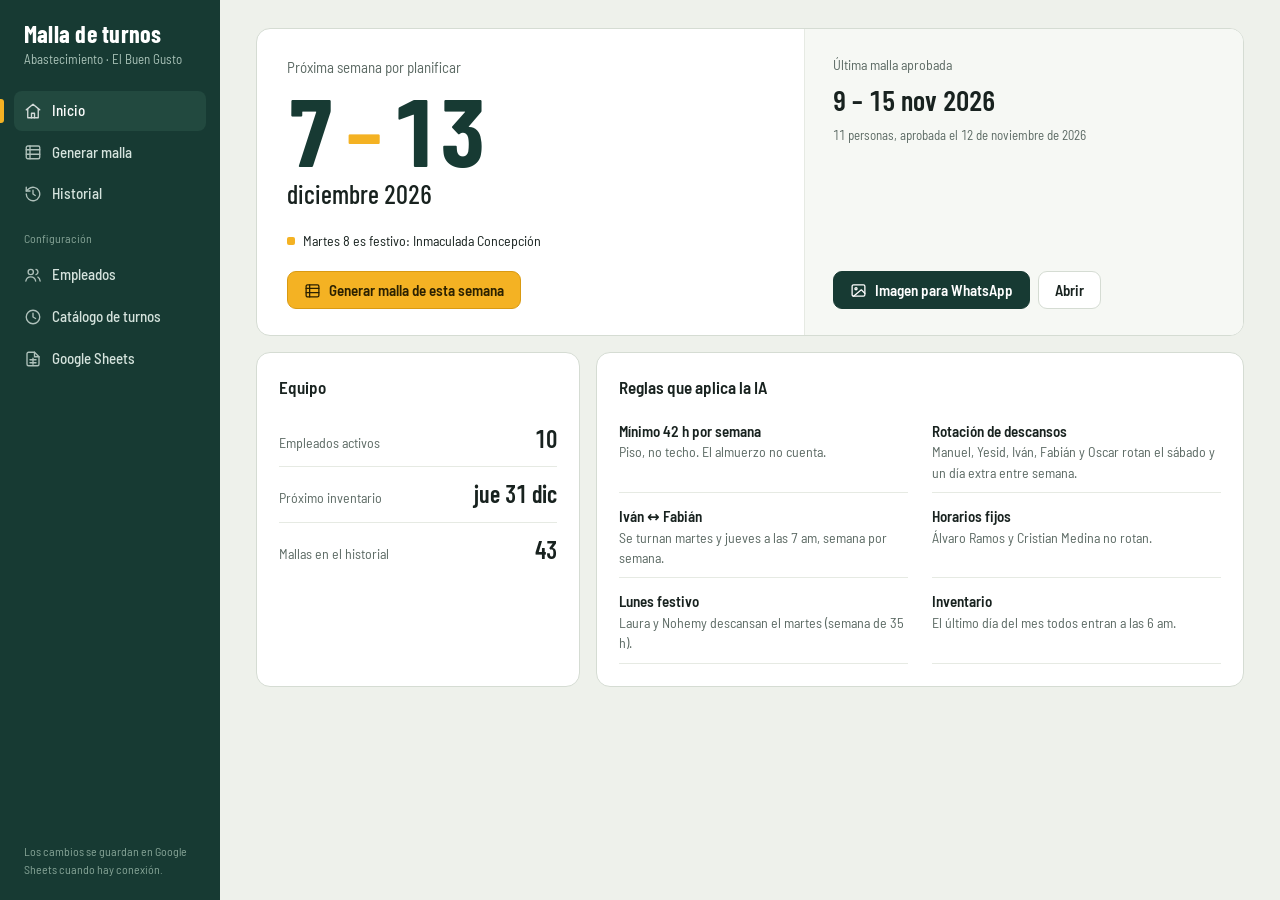
<file: index.html>
<!DOCTYPE html>
<html lang="es">
<head>
<meta charset="UTF-8">
<meta name="viewport" content="width=device-width, initial-scale=1.0">
<title>Malla de Turnos — Dpto. Abastecimiento</title>
<meta name="theme-color" content="#173A33">
<link rel="preconnect" href="https://fonts.googleapis.com">
<link rel="preconnect" href="https://fonts.gstatic.com" crossorigin>
<link href="https://fonts.googleapis.com/css2?family=Barlow+Condensed:wght@500;600;700&family=Barlow+Semi+Condensed:wght@400;500;600;700&display=swap" rel="stylesheet">
<link rel="stylesheet" href="styles.css">
</head>
<body>
<svg width="0" height="0" style="position:absolute" aria-hidden="true">
  <defs>
    <symbol id="i-home" viewBox="0 0 24 24" fill="none" stroke="currentColor" stroke-width="1.8" stroke-linecap="round" stroke-linejoin="round"><path d="M3 10.5 12 3l9 7.5"/><path d="M5 9.5V21h14V9.5"/><path d="M10 21v-6h4v6"/></symbol>
    <symbol id="i-grid" viewBox="0 0 24 24" fill="none" stroke="currentColor" stroke-width="1.8" stroke-linecap="round" stroke-linejoin="round"><rect x="3" y="4" width="18" height="17" rx="2"/><path d="M3 9h18M8 4v17M3 15h18"/></symbol>
    <symbol id="i-history" viewBox="0 0 24 24" fill="none" stroke="currentColor" stroke-width="1.8" stroke-linecap="round" stroke-linejoin="round"><path d="M3 12a9 9 0 1 0 3-6.7L3 8"/><path d="M3 3v5h5"/><path d="M12 7v5l3 2"/></symbol>
    <symbol id="i-users" viewBox="0 0 24 24" fill="none" stroke="currentColor" stroke-width="1.8" stroke-linecap="round" stroke-linejoin="round"><circle cx="9" cy="8" r="3.5"/><path d="M2.5 20c.6-3.6 3.2-5.5 6.5-5.5s5.9 1.9 6.5 5.5"/><path d="M16 4.6a3.5 3.5 0 0 1 0 6.8M18.5 14.8c1.7.8 2.7 2.5 3 5.2"/></symbol>
    <symbol id="i-clock" viewBox="0 0 24 24" fill="none" stroke="currentColor" stroke-width="1.8" stroke-linecap="round" stroke-linejoin="round"><circle cx="12" cy="12" r="9"/><path d="M12 7v5l3.5 2"/></symbol>
    <symbol id="i-sheet" viewBox="0 0 24 24" fill="none" stroke="currentColor" stroke-width="1.8" stroke-linecap="round" stroke-linejoin="round"><path d="M14 3H6a2 2 0 0 0-2 2v14a2 2 0 0 0 2 2h12a2 2 0 0 0 2-2V9z"/><path d="M14 3v6h6M8 13h8M8 17h8M12 11v8"/></symbol>
    <symbol id="i-image" viewBox="0 0 24 24" fill="none" stroke="currentColor" stroke-width="1.8" stroke-linecap="round" stroke-linejoin="round"><rect x="3" y="4" width="18" height="16" rx="2"/><circle cx="8.5" cy="9.5" r="1.5"/><path d="m21 16-5-5L5 20"/></symbol>
    <symbol id="i-cal" viewBox="0 0 24 24" fill="none" stroke="currentColor" stroke-width="1.8" stroke-linecap="round" stroke-linejoin="round"><rect x="3" y="5" width="18" height="16" rx="2"/><path d="M3 10h18M8 3v4M16 3v4"/></symbol>
    <symbol id="i-x" viewBox="0 0 24 24" fill="none" stroke="currentColor" stroke-width="2" stroke-linecap="round"><path d="M6 6l12 12M18 6 6 18"/></symbol>
    <symbol id="i-spark" viewBox="0 0 24 24" fill="none" stroke="currentColor" stroke-width="1.8" stroke-linecap="round" stroke-linejoin="round"><path d="M12 3v4M12 17v4M3 12h4M17 12h4M6 6l2.5 2.5M15.5 15.5 18 18M6 18l2.5-2.5M15.5 8.5 18 6"/></symbol>
  </defs>
</svg>

<div class="shell">
<aside class="rail">
  <div class="brand">
    <div class="brand-name">Malla de turnos</div>
    <div class="brand-sub">Abastecimiento · El Buen Gusto</div>
  </div>
  <nav class="nav" aria-label="Secciones">
    <button class="active" data-panel="dashboard" onclick="showPanel('dashboard')"><svg><use href="#i-home"/></svg>Inicio</button>
    <button data-panel="generar" onclick="showPanel('generar')"><svg><use href="#i-grid"/></svg>Generar malla</button>
    <button data-panel="historial" onclick="showPanel('historial')"><svg><use href="#i-history"/></svg>Historial</button>
    <div class="nav-group">Configuración</div>
    <button data-panel="empleados" onclick="showPanel('empleados')"><svg><use href="#i-users"/></svg>Empleados</button>
    <button data-panel="turnos" onclick="showPanel('turnos')"><svg><use href="#i-clock"/></svg>Catálogo de turnos</button>
    <button data-panel="publicar" onclick="showPanel('publicar')"><svg><use href="#i-sheet"/></svg>Google Sheets</button>
  </nav>
  <div class="rail-foot">Los cambios se guardan en Google Sheets cuando hay conexión.</div>
</aside>

<main class="main">
<div class="app">

<!-- ═══════════════════════ INICIO ═══════════════════════ -->
<section id="panel-dashboard" class="panel visible">
  <div class="hero">
    <div class="hero-week">
      <div class="hero-kicker">Próxima semana por planificar</div>
      <div class="hero-dates" id="hero-dates">–</div>
      <div class="hero-month" id="hero-month"></div>
      <div class="hero-flags" id="hero-flags"></div>
      <div class="btn-row">
        <button class="primary" onclick="irAGenerarProxima()"><svg><use href="#i-grid"/></svg>Generar malla de esta semana</button>
      </div>
      <span id="m-semana" hidden></span>
    </div>
    <div class="hero-last" id="hero-last">
      <div class="label">Última malla publicada</div>
      <div class="week">–</div>
    </div>
  </div>

  <div class="dash-row">
    <div class="card">
      <div class="section-title">Equipo</div>
      <div class="facts">
        <div class="fact"><span class="fact-label">Empleados activos</span><span class="fact-val" id="m-activos">10</span></div>
        <div class="fact"><span class="fact-label">Próximo inventario</span><span class="fact-val" id="m-inventario">–</span></div>
        <div class="fact"><span class="fact-label">Mallas en el historial</span><span class="fact-val" id="m-historial">–</span></div>
      </div>
    </div>
    <div class="card">
      <div class="section-title">Reglas que aplica la IA</div>
      <ul class="rules">
        <li><b>Mínimo 42 h por semana</b>Piso, no techo. El almuerzo no cuenta.</li>
        <li><b>Rotación de descansos</b>Manuel, Yesid, Iván, Fabián y Oscar rotan el sábado y un día extra entre semana.</li>
        <li><b>Iván ↔ Fabián</b>Se turnan martes y jueves a las 7 am, semana por semana.</li>
        <li><b>Horarios fijos</b>Álvaro Ramos y Cristian Medina no rotan.</li>
        <li><b>Lunes festivo</b>Laura y Nohemy descansan el martes (semana de 35 h).</li>
        <li><b>Inventario</b>El último día del mes todos entran a las 6 am.</li>
      </ul>
    </div>
  </div>
</section>

<!-- ═══════════════════════ EMPLEADOS ═══════════════════════ -->
<section id="panel-empleados" class="panel">
  <div class="page-head">
    <div>
      <h1 class="page-title">Empleados</h1>
      <p class="page-desc">Cargo, estado y las reglas de descanso y horas que la IA usa al generar cada malla.</p>
    </div>
    <button class="primary" onclick="toggleAddEmp()">Agregar empleado</button>
  </div>

  <div id="add-emp-form" class="card" style="display:none;margin-bottom:16px">
    <div class="section-title">Nuevo empleado</div>
    <div class="form-row cols2">
      <div><label for="new-nombre">Nombre completo</label><input id="new-nombre" placeholder="Ej: Carlos Pérez"></div>
      <div><label for="new-cargo">Cargo</label><input id="new-cargo" placeholder="Ej: Auxiliar logístico"></div>
    </div>
    <div class="form-row cols3">
      <div><label for="new-entrada">Entrada habitual</label><select id="new-entrada">
        <option>6:00 am</option><option>7:00 am</option><option selected>8:00 am</option><option>9:00 am</option><option>10:00 am</option>
      </select></div>
      <div><label for="new-salida">Salida habitual</label><select id="new-salida">
        <option>2:00 pm</option><option>3:00 pm</option><option>4:00 pm</option><option selected>5:00 pm</option><option>6:00 pm</option><option>7:00 pm</option>
      </select></div>
      <div><label for="new-estado">Estado</label><select id="new-estado"><option>Activo</option><option>Vacante</option><option>Incapacidad</option></select></div>
    </div>
    <div class="form-row">
      <div><label for="new-regla">Nota para la IA (opcional)</label><input id="new-regla" placeholder="Ej: Rotación semanal con X · martes y jueves 7am"></div>
    </div>
    <div class="btn-row">
      <button class="primary" onclick="addEmpleado()">Guardar empleado</button>
      <button class="secondary" onclick="toggleAddEmp()">Cancelar</button>
    </div>
  </div>

  <div class="card"><div id="emp-list"></div></div>

  <dialog id="edit-emp-dialog" class="medium" aria-labelledby="edit-emp-title">
   <div id="edit-emp-form">
    <input type="hidden" id="edit-emp-id">
    <div class="dlg-head">
      <div>
        <div class="dlg-title" id="edit-emp-title"><span id="edit-emp-nombre"></span></div>
        <div class="dlg-sub">Reglas de descanso, horas y horario fijo</div>
      </div>
      <button class="dlg-close" onclick="cerrarEdicionEmpleado()" aria-label="Cerrar"><svg width="18" height="18"><use href="#i-x"/></svg></button>
    </div>
    <div class="dlg-body">
      <div class="form-row cols2">
        <div><label for="edit-cargo">Cargo</label><input id="edit-cargo"></div>
        <div><label for="edit-estado">Estado</label><select id="edit-estado"><option>Activo</option><option>Vacante</option><option>Incapacidad</option></select></div>
      </div>
      <div class="form-row">
        <div><label for="edit-regla">Nota para la IA (texto libre)</label><input id="edit-regla"></div>
      </div>

      <div class="fieldset-title">Descansos y horas</div>
      <div class="form-row cols2">
        <div><label for="edit-min-horas">Mínimo de horas por semana</label><input type="number" id="edit-min-horas" min="1" max="60" value="42">
          <div class="hint">42 h es el piso para todos. Bájalo solo con una excepción autorizada.</div></div>
        <div style="display:flex;flex-direction:column;gap:12px;padding-top:28px">
          <label><input type="checkbox" id="edit-descansa-domingo"> Descansa todos los domingos</label>
          <label><input type="checkbox" id="edit-min-aplica-festivo"> El festivo no reduce su mínimo de horas</label>
        </div>
      </div>

      <div class="form-row">
        <label><input type="checkbox" id="edit-tiene-descanso-adicional" onchange="toggleEditDescansoAdicional()"> Tiene un día de descanso adicional entre semana</label>
      </div>
      <div id="edit-descanso-adicional-fields" class="subform" style="display:none">
        <label>Días en los que puede tomar ese descanso</label>
        <div id="edit-dias-permitidos" class="chips rest" style="margin-bottom:14px"></div>
        <label>Días en los que nunca puede descansar</label>
        <div id="edit-dias-prohibidos" class="chips never"></div>
      </div>

      <div class="form-row">
        <div><label for="edit-grupo-rotacion">Grupo de rotación de descansos</label>
          <input id="edit-grupo-rotacion" list="grupos-existentes" placeholder="Vacío si no rota con nadie">
          <datalist id="grupos-existentes"></datalist>
          <div class="hint">Quienes tengan el mismo grupo se reparten los sábados y el día extra.</div>
        </div>
      </div>

      <div class="form-row">
        <label><input type="checkbox" id="edit-excepcion-festivo" onchange="toggleEditExcepcionFestivo()"> Trabaja menos horas en semana con lunes festivo (caso Laura y Nohemy)</label>
      </div>
      <div id="edit-excepcion-festivo-fields" class="subform" style="display:none">
        <div class="form-row cols2" style="margin:0">
          <div><label for="edit-dia-alternativo">Día de descanso esa semana</label>
            <select id="edit-dia-alternativo">
              <option value="lunes">Lunes</option><option value="martes">Martes</option><option value="miercoles">Miércoles</option>
              <option value="jueves">Jueves</option><option value="viernes">Viernes</option><option value="sabado">Sábado</option>
            </select>
          </div>
          <div><label for="edit-horas-excepcion">Horas esa semana</label><input type="number" id="edit-horas-excepcion" min="1" max="60" value="35"></div>
        </div>
      </div>

      <div class="fieldset-title">Horario fijo semanal</div>
      <div class="form-row">
        <label><input type="checkbox" id="edit-horario-fijo-activo" onchange="toggleEditHorarioFijo()"> Siempre trabaja el mismo horario (no rota)</label>
      </div>
      <div id="edit-horario-fijo-fields" class="subform" style="display:none">
        <div class="hint" style="margin:0 0 10px">Escribe la hora como 7am, 2:30am o 12am. Las horas netas se calculan solas.</div>
        <div id="edit-horario-fijo-grid"></div>
        <div style="margin-top:10px;font-size:15px">Total semanal: <b id="edit-horario-fijo-total">0h</b></div>
      </div>
    </div>
    <div class="dlg-foot">
      <button class="secondary" onclick="cerrarEdicionEmpleado()">Cancelar</button>
      <button class="primary" onclick="guardarEdicionEmpleado()">Guardar cambios</button>
    </div>
   </div>
  </dialog>
</section>

<!-- ═══════════════════════ TURNOS ═══════════════════════ -->
<section id="panel-turnos" class="panel">
  <div class="page-head">
    <div>
      <h1 class="page-title">Catálogo de turnos</h1>
      <p class="page-desc">Los códigos son internos. En la imagen de la malla el equipo ve la hora de entrada, la de salida y si tiene almuerzo.</p>
    </div>
    <button class="primary" onclick="toggleAddTurno()">Nuevo turno</button>
  </div>
  <div id="add-turno-form" class="card" style="display:none;margin-bottom:16px">
    <div class="section-title">Nuevo turno</div>
    <div class="form-row cols3">
      <div><label for="nt-codigo">Código</label><input id="nt-codigo" placeholder="Ej: 13, T1"></div>
      <div><label for="nt-entrada">Entrada</label><input id="nt-entrada" placeholder="Ej: 8am"></div>
      <div><label for="nt-salida">Salida</label><input id="nt-salida" placeholder="Ej: 5pm"></div>
    </div>
    <div class="form-row cols3">
      <div><label for="nt-horas">Horas laborales</label><input id="nt-horas" type="number" min="1" max="12" placeholder="8"></div>
      <div><label for="nt-almuerzo">Almuerzo</label><select id="nt-almuerzo"><option value="no">Sin almuerzo</option><option value="si">Con almuerzo (+1 h)</option></select></div>
      <div><label for="nt-desc">Descripción</label><input id="nt-desc" placeholder="Ej: Turno estándar mañana"></div>
    </div>
    <div class="btn-row">
      <button class="primary" onclick="addTurno()">Guardar turno</button>
      <button class="secondary" onclick="toggleAddTurno()">Cancelar</button>
    </div>
  </div>
  <div class="card">
    <div style="margin-bottom:16px">
      <label for="turnos-search">Buscar turno</label>
      <input id="turnos-search" type="search" placeholder="Código, hora o duración. Ej: 7am 8h" oninput="renderTurnos()">
    </div>
    <div id="turnos-list"></div>
  </div>
</section>

<!-- ═══════════════════════ GENERAR ═══════════════════════ -->
<section id="panel-generar" class="panel">
  <div class="page-head">
    <div>
      <h1 class="page-title">Generar malla</h1>
      <p class="page-desc">Configura la semana, deja que la IA arme la malla y ajusta lo que haga falta antes de publicarla.</p>
    </div>
  </div>
  <div class="tab-bar" role="tablist">
    <button class="tab active" onclick="switchTab('config')"><span class="n">1</span>Configurar semana</button>
    <button class="tab" onclick="switchTab('generar-ia')"><span class="n">2</span>Generar con IA</button>
    <button class="tab" onclick="switchTab('revisar')"><span class="n">3</span>Revisar y compartir</button>
  </div>

  <div id="tab-config">
    <div class="detect-note" id="detect-note"></div>
    <div class="config-grid">
      <div class="card">
        <div class="section-title">Semana</div>
        <div class="week-pick"><span class="wk" id="config-week-label">–</span></div>
        <div class="date-pair">
          <div><label for="fecha-inicio-display">Lunes</label>
            <div class="date-field-wrap">
              <input type="text" id="fecha-inicio-display" placeholder="DD/MM/AAAA" maxlength="10" autocomplete="off" inputmode="numeric" oninput="syncFecha(this,'fecha-inicio')">
              <div class="cal-btn" title="Abrir calendario"><svg><use href="#i-cal"/></svg>
                <input type="date" id="fecha-inicio-picker" class="date-overlay" aria-label="Elegir lunes" onchange="pickerToDisplay('fecha-inicio')">
              </div>
            </div>
            <input type="hidden" id="fecha-inicio">
          </div>
          <div><label for="fecha-fin-display">Domingo</label>
            <div class="date-field-wrap">
              <input type="text" id="fecha-fin-display" placeholder="DD/MM/AAAA" maxlength="10" autocomplete="off" inputmode="numeric" oninput="syncFecha(this,'fecha-fin')">
              <div class="cal-btn" title="Abrir calendario"><svg><use href="#i-cal"/></svg>
                <input type="date" id="fecha-fin-picker" class="date-overlay" aria-label="Elegir domingo" onchange="pickerToDisplay('fecha-fin')">
              </div>
            </div>
            <input type="hidden" id="fecha-fin">
          </div>
        </div>
        <div class="hint">Al cambiar el lunes, el domingo se ajusta solo.</div>

        <div class="fieldset-title">Festivos e inventario</div>
        <div class="form-row">
          <div>
            <label>Días festivos de esta semana</label>
            <div id="festivos-days" class="chips">
              <label class="day-check"><input type="checkbox" value="lunes"><span>Lun</span></label>
              <label class="day-check"><input type="checkbox" value="martes"><span>Mar</span></label>
              <label class="day-check"><input type="checkbox" value="miercoles"><span>Mié</span></label>
              <label class="day-check"><input type="checkbox" value="jueves"><span>Jue</span></label>
              <label class="day-check"><input type="checkbox" value="viernes"><span>Vie</span></label>
              <label class="day-check"><input type="checkbox" value="sabado"><span>Sáb</span></label>
            </div>
            <div class="hint">Activa los horarios de festivo de Manuel, Yesid, Oscar, Iván y Fabián.</div>
          </div>
        </div>
        <div class="form-row">
          <label><input type="checkbox" id="prox-semana-festivo"> La semana siguiente empieza con lunes festivo
          </label>
          <div class="hint" style="margin-top:-6px;padding-left:26px">Laura García y Nohemy trabajan este domingo.</div>
        </div>
        <div class="form-row">
          <div><label for="es-inventario">Inventario de fin de mes</label>
            <select id="es-inventario" onchange="toggleInventarioDia()">
              <option value="no">No hay inventario esta semana</option>
              <option value="si">Sí, todos entran a las 6 am</option>
            </select>
          </div>
        </div>
        <div id="row-dia-inventario" style="display:none">
          <div class="form-row">
            <div>
              <label for="dia-inventario">Día del inventario</label>
              <select id="dia-inventario">
                <option value="lunes">Lunes</option>
                <option value="martes">Martes</option>
                <option value="miercoles">Miércoles</option>
                <option value="jueves">Jueves</option>
                <option value="viernes">Viernes</option>
                <option value="sabado">Sábado</option>
                <option value="domingo">Domingo</option>
              </select>
              <div id="inventario-aviso" class="hint"></div>
            </div>
          </div>
        </div>
      </div>

      <div class="card">
        <div class="section-title">Rotaciones</div>
        <div class="form-row" id="campo-rot-manuel-yesid">
          <div><label for="rot-manuel-yesid">Manuel Corro y Yesid Moreno</label>
            <select id="rot-manuel-yesid">
              <option value="A">Manuel 8am–5pm · Yesid 9am–6pm</option>
              <option value="B">Manuel 9am–6pm · Yesid 8am–5pm</option>
            </select>
          </div>
        </div>
        <div class="form-row">
          <div><label for="rot-ivan-fabian">Martes y jueves a las 7 am</label>
            <select id="rot-ivan-fabian">
              <option value="A">Le toca a Iván Nieto</option>
              <option value="B">Le toca a Fabián Cárdenas</option>
            </select>
          </div>
        </div>

        <div class="fieldset-title">Novedades de la semana</div>
        <div class="form-row">
          <div><label for="notas-semana">Vacaciones, incapacidades o eventos</label>
            <input id="notas-semana" placeholder="Ej: Yesid en vacaciones lun-mié · Cristian incapacitado jueves"></div>
        </div>
        <div class="form-row">
          <div>
            <label>Horas extra autorizadas</label>
            <div id="horas-extra-list"></div>
            <button class="secondary sm" type="button" onclick="agregarHorasExtra()">Agregar horas extra</button>
            <div class="hint">Sin horas extra, todos quedan exactamente en su mínimo (42 h o el que tengan configurado).</div>
          </div>
        </div>
      </div>
    </div>
    <div class="btn-row" style="margin-top:18px">
      <button class="primary" onclick="goToGenerar()">Continuar</button>
    </div>
  </div>

  <div id="tab-generar-ia" style="display:none">
    <div class="card">
      <div class="section-title">Resumen de la semana</div>
      <div id="config-resumen"></div>
      <details class="know" id="conocimiento-ia">
        <summary>Lo que la IA aprendió de tus mallas aprobadas</summary>
        <p class="hint" style="margin:0 0 10px">Esto se calcula solo con las mallas finales del historial y se le entrega a la IA junto con las novedades. Cada semana que apruebas lo actualiza.</p>
        <pre id="conocimiento-texto"></pre>
      </details>
      <div class="btn-row">
        <button class="primary" onclick="generarMalla()" id="btn-generar"><svg><use href="#i-spark"/></svg>Generar malla con IA</button>
        <button class="secondary" onclick="switchTab('config')">Cambiar configuración</button>
      </div>
      <div id="gen-status" style="margin-top:14px"></div>
      <div id="gen-output" style="display:none;margin-top:14px">
        <div class="section-title">Respuesta de la IA</div>
        <div class="ai-output" id="ai-raw"></div>
        <button class="secondary" onclick="switchTab('revisar')">Ver la malla</button>
      </div>
    </div>
  </div>

  <div id="tab-revisar" style="display:none">
    <div id="revisar-content">
      <div class="card"><div class="section-title">Todavía no hay malla</div><p class="hint">Genera la malla en el paso 2 o abre una semana del historial.</p></div>
    </div>
  </div>
</section>

<!-- ═══════════════════════ HISTORIAL ═══════════════════════ -->
<section id="panel-historial" class="panel">
  <div class="page-head">
    <div>
      <h1 class="page-title">Historial</h1>
      <p class="page-desc">Todas las mallas aprobadas. Abre una para editarla o crea su imagen para WhatsApp.</p>
    </div>
  </div>
  <div class="card">
    <div id="historial-list">
      <p class="hint">Aún no hay mallas aprobadas. Genera y aprueba tu primera malla para verla aquí.</p>
    </div>
  </div>
</section>

<!-- ═══════════════════════ GOOGLE SHEETS ═══════════════════════ -->
<section id="panel-publicar" class="panel">
  <div class="page-head">
    <div>
      <h1 class="page-title">Google Sheets</h1>
      <p class="page-desc">Cada malla aprobada se guarda como una hoja nueva en “Malla de Turnos — Abastecimiento 2026”.</p>
    </div>
  </div>
  <div class="card">
    <div class="conn">
      <span class="conn-dot" aria-hidden="true"></span>
      <div style="flex:1;min-width:200px">
        <div style="font-weight:600">Malla de Turnos — Abastecimiento 2026</div>
        <div class="hint" style="margin:0">Conectado por Apps Script</div>
      </div>
      <button id="btn-test" class="secondary" onclick="probarConexion()">Probar conexión</button>
      <a class="btn" href="https://docs.google.com/spreadsheets/d/16LkvSU6xDM6yvaTgbmUaOcSsGrAppBAL0RHpSMcsj7w/edit" target="_blank" rel="noopener"><svg><use href="#i-sheet"/></svg>Abrir Sheets</a>
    </div>
    <div id="conexion-status" style="font-size:14px;margin-top:10px"></div>
  </div>

  <div class="card">
    <div class="section-title">La rutina de cada semana</div>
    <div class="steps">
      <div class="step"><div class="step-num">1</div><div class="step-content"><div class="step-title">Configura la semana</div><div class="step-desc">Viernes o sábado: abre Generar malla. Las fechas, los festivos y el inventario se detectan solos; revisa rotaciones y novedades.</div></div></div>
      <div class="step"><div class="step-num">2</div><div class="step-content"><div class="step-title">Genera con IA</div><div class="step-desc">La IA arma la malla con todas las reglas y la app garantiza el mínimo de horas de cada persona.</div></div></div>
      <div class="step"><div class="step-num">3</div><div class="step-content"><div class="step-title">Revisa y ajusta</div><div class="step-desc">Toca cualquier celda para cambiar el turno. Las horas se recalculan al instante.</div></div></div>
      <div class="step"><div class="step-num">4</div><div class="step-content"><div class="step-title">Aprueba</div><div class="step-desc">“Aprobar y publicar” guarda la malla en el historial y crea su hoja en Google Sheets.</div></div></div>
      <div class="step"><div class="step-num">5</div><div class="step-content"><div class="step-title">Envíala por WhatsApp</div><div class="step-desc">“Imagen para WhatsApp” crea la malla con la fecha de la semana en el encabezado, lista para compartir o copiar y pegar en el grupo.</div></div></div>
    </div>
  </div>
</section>

</div>
</main>
</div>

<!-- Editor de celda -->
<dialog id="turno-editor" aria-labelledby="editor-title">
  <div class="dlg-head">
    <div>
      <div class="dlg-title" id="editor-title">Editar turno</div>
      <div class="dlg-sub" id="editor-sub"></div>
    </div>
    <button class="dlg-close" onclick="cerrarEditorTurno()" aria-label="Cerrar"><svg width="18" height="18"><use href="#i-x"/></svg></button>
  </div>
  <div class="dlg-body">
    <div class="quick-codes" id="editor-quick"></div>
    <label for="editor-search">Buscar turno</label>
    <input id="editor-search" type="search" placeholder="Ej: 7am 8h" oninput="filtrarEditorSelect()" autocomplete="off">
    <select id="editor-select" size="8" style="margin-top:8px" aria-label="Turnos" ondblclick="aplicarEdicionTurno()"></select>
    <div id="editor-preview"></div>
  </div>
  <div class="dlg-foot">
    <button class="secondary" onclick="cerrarEditorTurno()">Cancelar</button>
    <button class="primary" onclick="aplicarEdicionTurno()">Aplicar turno</button>
  </div>
</dialog>

<!-- Imagen para WhatsApp -->
<dialog id="share-dialog" class="wide" aria-labelledby="share-title">
  <div class="dlg-head">
    <div>
      <div class="dlg-title" id="share-title">Imagen para WhatsApp</div>
      <div class="dlg-sub" id="share-sub"></div>
    </div>
    <button class="dlg-close" onclick="cerrarShare()" aria-label="Cerrar"><svg width="18" height="18"><use href="#i-x"/></svg></button>
  </div>
  <div class="dlg-body">
    <div class="share-preview" id="share-preview"><span class="spinner"></span> Creando imagen…</div>
    <div class="share-opts">
      <label><input type="checkbox" id="share-horas" checked onchange="redibujarShare()"> Mostrar total de horas</label>
      <label><input type="checkbox" id="share-cargo" checked onchange="redibujarShare()"> Mostrar cargos</label>
    </div>
  </div>
  <div class="dlg-foot">
    <span class="share-status" id="share-status" role="status"></span>
    <button class="secondary" onclick="descargarImagenMalla()">Descargar</button>
    <button class="secondary" id="btn-copiar-img" onclick="copiarImagenMalla()">Copiar imagen</button>
    <button class="primary" id="btn-compartir-img" onclick="compartirImagenMalla()" hidden>Compartir</button>
  </div>
</dialog>

<script>
const EMPLEADOS_KEY = 'malla_empleados_v2';
const HISTORIAL_KEY = 'malla_historial_v1';
const ROT_KEY = 'malla_rotacion_v1';
const APPS_SCRIPT_URL = 'https://script.google.com/macros/s/AKfycbxX9LaIAcbNFhMLWdxZDDY7dY80j8aAupf8DpRVqoK2E6OkIXo6-l2ujbC7uXpqUWg5/exec';
const SHEETS_URL = 'https://docs.google.com/spreadsheets/d/16LkvSU6xDM6yvaTgbmUaOcSsGrAppBAL0RHpSMcsj7w/edit';

const MESES_CORTO = ['ene','feb','mar','abr','may','jun','jul','ago','sep','oct','nov','dic'];
const MESES_LARGO = ['enero','febrero','marzo','abril','mayo','junio','julio','agosto','septiembre','octubre','noviembre','diciembre'];
function fmtCorto(d) {
  const dt = typeof d === 'string' ? new Date(d + 'T12:00:00') : d;
  return dt.getDate() + ' ' + MESES_CORTO[dt.getMonth()];
}
function fmtLargo(d) {
  const dt = typeof d === 'string' ? new Date(d + 'T12:00:00') : d;
  return dt.getDate() + ' de ' + MESES_LARGO[dt.getMonth()] + ' de ' + dt.getFullYear();
}

function setFecha(hiddenId, iso) {
  document.getElementById(hiddenId).value = iso;
  const [y, m, d] = iso.split('-');
  document.getElementById(hiddenId + '-display').value = d + '/' + m + '/' + y;
  const picker = document.getElementById(hiddenId + '-picker');
  if (picker) picker.value = iso;
}
function pickerToDisplay(baseId) {
  const picker = document.getElementById(baseId + '-picker');
  if (!picker.value) return;
  const [y, m, d] = picker.value.split('-');
  document.getElementById(baseId + '-display').value = d + '/' + m + '/' + y;
  document.getElementById(baseId).value = picker.value;
  if (baseId === 'fecha-inicio') onFechaInicioCambiada(); else actualizarEtiquetaSemana();
}
function syncFecha(input, hiddenId) {
  let v = input.value.replace(/[^\d]/g, '');
  if (v.length > 2) v = v.slice(0, 2) + '/' + v.slice(2);
  if (v.length > 5) v = v.slice(0, 5) + '/' + v.slice(5, 9);
  input.value = v;
  const parts = v.split('/');
  if (parts.length === 3 && parts[2].length === 4) {
    const iso = parts[2] + '-' + parts[1].padStart(2, '0') + '-' + parts[0].padStart(2, '0');
    document.getElementById(hiddenId).value = iso;
    const picker = document.getElementById(hiddenId + '-picker');
    if (picker) picker.value = iso;
    if (hiddenId === 'fecha-inicio') onFechaInicioCambiada(); else actualizarEtiquetaSemana();
  } else {
    document.getElementById(hiddenId).value = '';
  }
}

const TURNOS = {
  '13': {label:'8am-5pm', horas:8, almuerzo:true},
  '14': {label:'7am-3pm', horas:8, almuerzo:false},
  '15': {label:'8am-4pm', horas:7, almuerzo:true},
  '16': {label:'8am-2pm', horas:6, almuerzo:false},
  '17': {label:'7am-1pm', horas:6, almuerzo:false},
  '26': {label:'4am-12pm', horas:8, almuerzo:false},
  '28': {label:'6am-3pm', horas:8, almuerzo:true},
  '41': {label:'8am-12pm', horas:4, almuerzo:false},
  '42': {label:'6am-2pm', horas:8, almuerzo:false},
  '45': {label:'8am-6pm', horas:9, almuerzo:true},
  '46': {label:'7am-5pm', horas:9, almuerzo:true},
  '52': {label:'7am-4pm', horas:8, almuerzo:true},
  '54': {label:'7am-12pm', horas:5, almuerzo:false},
  '56': {label:'8am-3pm', horas:6, almuerzo:true},
  '57': {label:'6am-4pm', horas:9, almuerzo:true},
  '58': {label:'12pm-6pm', horas:6, almuerzo:false},
  '60': {label:'9am-6pm', horas:8, almuerzo:true},
  'D':  {label:'Descanso', horas:0, almuerzo:false},
  'V':  {label:'Vacaciones', horas:0, almuerzo:false},
  'F':  {label:'Día familia', horas:0, almuerzo:false},
  'C':  {label:'Compensatorio', horas:0, almuerzo:false},
  'INVENT':{label:'Inventario 6am', horas:8, almuerzo:false},
};

const DIAS_SEMANA_COMPLETA = [
  {v:'lunes', l:'Lunes'}, {v:'martes', l:'Martes'}, {v:'miercoles', l:'Miércoles'},
  {v:'jueves', l:'Jueves'}, {v:'viernes', l:'Viernes'}, {v:'sabado', l:'Sábado'}, {v:'domingo', l:'Domingo'}
];

function horarioFijoDefault() {
  const dias = {};
  DIAS_SEMANA_COMPLETA.forEach(d => { dias[d.v] = {descansa: d.v === 'domingo', entrada:'8am', salida:'5pm', almuerzo:true}; });
  return { activo: false, dias };
}

// Reglas por defecto: piso de 42h para TODOS salvo excepción explícita configurada.
function reglasDefault(overrides) {
  return Object.assign({
    descansaDomingo: true,
    minHorasSemanales: 42,
    minAplicaConFestivo: true,
    tieneDescansoAdicional: false,
    diasDescansoPermitidos: [],
    diasNoDescansa: [],
    grupoRotacion: '',
    excepcionFestivo: { activa: false, diaAlternativo: 'martes', horasSemanales: 35 },
    horarioFijo: horarioFijoDefault()
  }, overrides || {});
}

const EMPLEADOS_DEFAULT = [
  {id:1, nombre:'Álvaro Ramos', cargo:'Coordinador / Supervisor', entrada:'7:00 am', salida:'4:00 pm', estado:'Activo', regla:'Horario especial fijo: lun/mar 7am-4pm, mié entra 2:30am, jue entra 12am, vie 7am-4pm, sáb 8am-12pm', color:'#B5D4F4', reglas: reglasDefault({horarioFijo:{activo:true, dias:{
    lunes:{descansa:false, entrada:'7am', salida:'4pm', almuerzo:false},
    martes:{descansa:false, entrada:'7am', salida:'4pm', almuerzo:true},
    miercoles:{descansa:false, entrada:'2:30am', salida:'10:30am', almuerzo:false},
    jueves:{descansa:false, entrada:'12am', salida:'8am', almuerzo:false},
    viernes:{descansa:false, entrada:'7am', salida:'4pm', almuerzo:true},
    sabado:{descansa:false, entrada:'8am', salida:'12pm', almuerzo:false},
    domingo:{descansa:true}
  }}})},
  {id:2, nombre:'Iván Nieto', cargo:'Auxiliar logístico', entrada:'8:00 am', salida:'5:00 pm', estado:'Activo', regla:'Rotación mar/jue 7am con Fabián · grupo rotación descansos · no descansa miércoles', color:'#9FE1CB', reglas: reglasDefault({tieneDescansoAdicional:true, diasDescansoPermitidos:['martes','miercoles','jueves','sabado','lunes'], diasNoDescansa:['miercoles'], grupoRotacion:'logistica-descanso'})},
  {id:3, nombre:'Fabián Cárdenas', cargo:'Auxiliar logístico', entrada:'8:00 am', salida:'5:00 pm', estado:'Activo', regla:'Rotación mar/jue 7am con Iván · grupo rotación descansos', color:'#9FE1CB', reglas: reglasDefault({tieneDescansoAdicional:true, diasDescansoPermitidos:['martes','miercoles','jueves','sabado','lunes'], grupoRotacion:'logistica-descanso'})},
  {id:4, nombre:'Yesid Moreno', cargo:'Auxiliar logístico', entrada:'8:00 am', salida:'5:00 pm', estado:'Activo', regla:'Grupo rotación descansos (sábado + día extra entre semana) · lunes 6am-2pm S/A · festivo 4am-1pm S/A', color:'#FAC775', reglas: reglasDefault({tieneDescansoAdicional:true, diasDescansoPermitidos:['martes','miercoles','jueves','sabado','lunes'], grupoRotacion:'logistica-descanso'})},
  {id:5, nombre:'Cristian Medina', cargo:'Líder Procesados', entrada:'8:00 am', salida:'5:00 pm', estado:'Activo', regla:'Horario permanente fijo · no rota · jueves entra 12am', color:'#AFA9EC', reglas: reglasDefault({horarioFijo:{activo:true, dias:{
    lunes:{descansa:false, entrada:'8am', salida:'5pm', almuerzo:true},
    martes:{descansa:false, entrada:'8am', salida:'5pm', almuerzo:true},
    miercoles:{descansa:false, entrada:'8am', salida:'5pm', almuerzo:true},
    jueves:{descansa:false, entrada:'12am', salida:'8am', almuerzo:false},
    viernes:{descansa:false, entrada:'8am', salida:'5pm', almuerzo:true},
    sabado:{descansa:false, entrada:'8am', salida:'12pm', almuerzo:false},
    domingo:{descansa:true}
  }}})},
  {id:6, nombre:'Manuel Corro', cargo:'Auxiliar logístico', entrada:'8:00 am', salida:'5:00 pm', estado:'Activo', regla:'Grupo rotación descansos (sábado + día extra entre semana) · no descansa miércoles ni jueves · lunes 6am-2pm S/A · festivo 4am-1pm S/A', color:'#FAC775', reglas: reglasDefault({tieneDescansoAdicional:true, diasDescansoPermitidos:['martes','miercoles','jueves','sabado','lunes'], diasNoDescansa:['miercoles','jueves'], grupoRotacion:'logistica-descanso'})},
  {id:7, nombre:'Oscar Sosa', cargo:'Conductor', entrada:'8:00 am', salida:'5:00 pm', estado:'Activo', regla:'Grupo rotación descansos · lunes 7am-3pm S/A · lunes festivo turno 9 (4:30am-1:30pm) · día después de festivo entra 7am', color:'#F5C4B3', reglas: reglasDefault({tieneDescansoAdicional:true, diasDescansoPermitidos:['martes','miercoles','jueves','sabado','lunes'], grupoRotacion:'logistica-descanso'})},
  {id:8, nombre:'Lorena Lara', cargo:'Analista de compras', entrada:'8:00 am', salida:'5:00 pm', estado:'Activo', regla:'Horario estándar', color:'#F09595', reglas: reglasDefault({})},
  {id:9, nombre:'Laura García', cargo:'Operaria Procesados', entrada:'8:00 am', salida:'5:00 pm', estado:'Activo', regla:'Descansa domingo · si el lunes de esta semana es festivo descansa el martes (semana de 35h) · trabaja el domingo cuando la semana siguiente tiene lunes festivo', color:'#D9C2E8', reglas: reglasDefault({excepcionFestivo:{activa:true, diaAlternativo:'martes', horasSemanales:35}})},
  {id:10, nombre:'Nohemy', cargo:'Operaria Procesados', entrada:'8:00 am', salida:'5:00 pm', estado:'Activo', regla:'Descansa domingo · si el lunes de esta semana es festivo descansa el martes (semana de 35h) · trabaja el domingo cuando la semana siguiente tiene lunes festivo', color:'#E8C2C2', reglas: reglasDefault({excepcionFestivo:{activa:true, diaAlternativo:'martes', horasSemanales:35}})},
];

const TURNOS_KEY = 'malla_turnos_cat_v1';

const TURNOS_DEFAULT = [
  {codigo:'13', entrada:'8am', salida:'5pm', horas:8, almuerzo:true,  desc:'Turno estándar mañana'},
  {codigo:'14', entrada:'7am', salida:'3pm', horas:8, almuerzo:false, desc:'Turno temprano S/A'},
  {codigo:'15', entrada:'8am', salida:'4pm', horas:7, almuerzo:true,  desc:'Turno corto mañana'},
  {codigo:'16', entrada:'8am', salida:'2pm', horas:6, almuerzo:false, desc:'Medio turno mañana'},
  {codigo:'17', entrada:'7am', salida:'1pm', horas:6, almuerzo:false, desc:'Medio turno temprano'},
  {codigo:'26', entrada:'4am', salida:'12pm',horas:8, almuerzo:false, desc:'Turno madrugada'},
  {codigo:'28', entrada:'6am', salida:'3pm', horas:8, almuerzo:true,  desc:'Turno madrugada largo'},
  {codigo:'41', entrada:'8am', salida:'12pm',horas:4, almuerzo:false, desc:'Medio día mañana'},
  {codigo:'42', entrada:'6am', salida:'2pm', horas:8, almuerzo:false, desc:'Turno 6am S/A'},
  {codigo:'45', entrada:'8am', salida:'6pm', horas:9, almuerzo:true,  desc:'Turno largo mañana'},
  {codigo:'46', entrada:'7am', salida:'5pm', horas:9, almuerzo:true,  desc:'Turno largo 7am'},
  {codigo:'52', entrada:'7am', salida:'4pm', horas:8, almuerzo:true,  desc:'Turno 7am estándar'},
  {codigo:'54', entrada:'7am', salida:'12pm',horas:5, almuerzo:false, desc:'Turno corto 7am'},
  {codigo:'56', entrada:'8am', salida:'3pm', horas:6, almuerzo:true,  desc:'Turno 8am corto almuerzo'},
  {codigo:'57', entrada:'6am', salida:'4pm', horas:9, almuerzo:true,  desc:'Turno largo 6am'},
  {codigo:'58', entrada:'12pm',salida:'6pm', horas:6, almuerzo:false, desc:'Turno tarde S/A'},
  {codigo:'60', entrada:'9am', salida:'6pm', horas:8, almuerzo:true,  desc:'Turno 9am estándar'},
  {codigo:'D',  entrada:'-',   salida:'-',   horas:0, almuerzo:false, desc:'Descanso'},
  {codigo:'V',  entrada:'-',   salida:'-',   horas:0, almuerzo:false, desc:'Vacaciones'},
  {codigo:'F',  entrada:'-',   salida:'-',   horas:0, almuerzo:false, desc:'Día de la familia'},
  {codigo:'C',  entrada:'-',   salida:'-',   horas:0, almuerzo:false, desc:'Compensatorio'},
  {codigo:'INVENT',entrada:'6am',salida:'1pm',horas:7, almuerzo:false, desc:'Inventario fin de mes'},
];

function loadTurnos() {
  try { const s = localStorage.getItem(TURNOS_KEY); return s ? JSON.parse(s) : null; } catch(e){ return null; }
}
function saveTurnos(t) {
  try { localStorage.setItem(TURNOS_KEY, JSON.stringify(t)); } catch(e){}
}

// ── Sincronización del catálogo de turnos con Google Sheets ────────────────
// Mismo patrón que empleados/historial: localStorage es la caché rápida/offline,
// "Config_Turnos" en Sheets es la fuente de verdad compartida entre dispositivos.
async function cargarConfigTurnosDesdeSheets() {
  try {
    const resp = await fetch(APPS_SCRIPT_URL + '?action=getConfigTurnos&t=' + Date.now());
    const data = await resp.json();
    if (data.ok && Array.isArray(data.turnos) && data.turnos.length) {
      catalogoTurnos = data.turnos;
      saveTurnos(catalogoTurnos);
      renderTurnos();
    } else if (data.ok && data.turnos === null) {
      // Sheets todavía no tiene catálogo — lo sembramos con el catálogo local
      // (ya incluye el catálogo amplio generado) para que quede como base de datos desde ya.
      guardarConfigTurnosEnSheets();
    }
  } catch(e) {
    console.warn('No se pudo sincronizar catálogo de turnos desde Sheets, se usa la copia local:', e.message);
  }
}

async function guardarConfigTurnosEnSheets() {
  try {
    const resp = await fetch(APPS_SCRIPT_URL, {
      method: 'POST',
      body: JSON.stringify({ action: 'guardarConfigTurnos', turnos: catalogoTurnos })
    });
    const data = await resp.json();
    if (!data.ok) throw new Error(data.error || 'Error desconocido del servidor');
  } catch(e) {
    mostrarNotificacion('⚠ El turno quedó guardado en este navegador pero no se pudo sincronizar con Sheets: ' + e.message, 'warn');
  }
}

// ── Generación amplia del catálogo de turnos ────────────────────────────────
// Los códigos son nuestros — no siguen ningún estándar externo, así que
// generamos combinaciones sistemáticas (entrada × duración × almuerzo) para
// que casi cualquier horario que se necesite ya tenga un código disponible.
const ANCLAS_TURNO = [
  {entrada:'12am', compact:'12A'}, {entrada:'2:30am', compact:'230'}, {entrada:'4am', compact:'4'},
  {entrada:'4:30am', compact:'430'}, {entrada:'5am', compact:'5'}, {entrada:'6am', compact:'6'},
  {entrada:'7am', compact:'7'}, {entrada:'8am', compact:'8'}, {entrada:'9am', compact:'9'},
  {entrada:'10am', compact:'10'}, {entrada:'12pm', compact:'12P'}
];
const DURACIONES_TURNO = [4, 5, 6, 7, 8, 9, 10];

function formatearHora(horaDecimal) {
  const h = ((horaDecimal % 24) + 24) % 24;
  const entero = Math.floor(h);
  const min = Math.round((h - entero) * 60);
  let h12 = entero % 12; if (h12 === 0) h12 = 12;
  const sufijo = entero < 12 ? 'am' : 'pm';
  return min === 0 ? `${h12}${sufijo}` : `${h12}:${String(min).padStart(2,'0')}${sufijo}`;
}

function generarCatalogoAmplio(existentes) {
  const yaExiste = new Set(existentes.map(t => `${t.entrada}|${t.salida}|${!!t.almuerzo}`));
  const generados = [];
  ANCLAS_TURNO.forEach(a => {
    DURACIONES_TURNO.forEach(horas => {
      [false, true].forEach(almuerzo => {
        if (almuerzo && horas < 5) return; // almuerzo no aplica a turnos muy cortos
        const entradaDec = _parseHora(a.entrada);
        const salida = formatearHora(entradaDec + horas + (almuerzo ? 1 : 0));
        const key = `${a.entrada}|${salida}|${almuerzo}`;
        if (yaExiste.has(key)) return;
        yaExiste.add(key);
        generados.push({
          codigo: `${a.compact}${almuerzo ? 'A' : 'S'}${horas}`,
          entrada: a.entrada, salida, horas, almuerzo,
          desc: `${a.entrada}-${salida}${almuerzo ? ' +alm' : ' S/A'} (${horas}h)`
        });
      });
    });
  });
  return generados;
}

// Fusiona lo ya guardado (localStorage) con los turnos generados que todavía
// no existan — nunca se pierde un turno personalizado ni se duplica uno igual.
let catalogoTurnos = (function() {
  const guardado = loadTurnos();
  const base = guardado || JSON.parse(JSON.stringify(TURNOS_DEFAULT));
  return base.concat(generarCatalogoAmplio(base));
})();

function getTurno(codigo) {
  return catalogoTurnos.find(t => t.codigo === String(codigo)) || {codigo, entrada:'-', salida:'-', horas:0, almuerzo:false, desc:codigo};
}

function toggleAddTurno() {
  const f = document.getElementById('add-turno-form');
  f.style.display = f.style.display === 'none' ? 'block' : 'none';
}

function addTurno() {
  const codigo = document.getElementById('nt-codigo').value.trim();
  const entrada = document.getElementById('nt-entrada').value.trim();
  const salida = document.getElementById('nt-salida').value.trim();
  const horas = parseInt(document.getElementById('nt-horas').value) || 0;
  const almuerzo = document.getElementById('nt-almuerzo').value === 'si';
  const desc = document.getElementById('nt-desc').value.trim();
  if (!codigo || !entrada || !salida) { alert('Completa código, entrada y salida'); return; }
  const existing = catalogoTurnos.findIndex(t => t.codigo === codigo);
  const turno = {codigo, entrada, salida, horas, almuerzo, desc};
  if (existing >= 0) catalogoTurnos[existing] = turno;
  else catalogoTurnos.push(turno);
  saveTurnos(catalogoTurnos);
  guardarConfigTurnosEnSheets();
  renderTurnos();
  document.getElementById('add-turno-form').style.display = 'none';
  ['nt-codigo','nt-entrada','nt-salida','nt-horas','nt-desc'].forEach(id => document.getElementById(id).value = '');
}

function deleteTurno(codigo) {
  const especiales = ['D','V','F','C','INVENT'];
  if (especiales.includes(codigo)) { alert('Los códigos especiales (D, V, F, C, INVENT) no se pueden eliminar.'); return; }
  if (!confirm(`¿Eliminar el turno ${codigo}?`)) return;
  catalogoTurnos = catalogoTurnos.filter(t => t.codigo !== codigo);
  saveTurnos(catalogoTurnos);
  guardarConfigTurnosEnSheets();
  renderTurnos();
}

function filtrarTurnos(items, termino) {
  if (!termino) return items;
  const palabras = termino.toLowerCase().trim().split(/\s+/).filter(Boolean);
  return items.filter(x => {
    const alm = x.almuerzo ? '+alm almuerzo si con' : 's/a sin almuerzo no';
    const texto = `${x.codigo} ${x.entrada} ${x.salida} ${x.horas}h ${x.desc || ''} ${alm}`.toLowerCase();
    return palabras.every(p => texto.includes(p));
  });
}

function renderTurnos() {
  const list = document.getElementById('turnos-list');
  const buscador = document.getElementById('turnos-search');
  const termino = buscador ? buscador.value.trim() : '';
  const especiales = ['D','V','F','C','INVENT'];
  const laborales = filtrarTurnos(catalogoTurnos.filter(t => !especiales.includes(t.codigo)), termino);
  const special = filtrarTurnos(catalogoTurnos.filter(t => especiales.includes(t.codigo)), termino);

  const renderGroup = (items, titulo) => {
    if (!items.length) return '';
    return `<div style="margin-bottom:20px">
      <div class="group-title">${titulo} <span class="hint" style="font-weight:400">(${items.length})</span></div>
      <div class="table-wrap"><table>
        <thead><tr>
          <th style="width:80px">Código</th>
          <th>Entrada</th><th>Salida</th>
          <th>Horas</th><th>Almuerzo</th><th>Descripción</th><th></th>
        </tr></thead>
        <tbody>
          ${items.map(t => `<tr>
            <td><span class="code">${t.codigo}</span></td>
            <td style="font-weight:600">${t.entrada}</td>
            <td style="font-weight:600">${t.salida}</td>
            <td>${t.horas > 0 ? t.horas + ' h' : '—'}</td>
            <td>${t.almuerzo ? '<span class="badge badge-teal">Con almuerzo</span>' : (t.entrada === '-' ? '' : '<span class="badge badge-gray">Sin almuerzo</span>')}</td>
            <td style="color:var(--muted)">${t.desc || ''}</td>
            <td style="text-align:right">${especiales.includes(t.codigo) ? '' : `<button class="danger" onclick="deleteTurno('${t.codigo}')">Eliminar</button>`}</td>
          </tr>`).join('')}
        </tbody>
      </table></div>
    </div>`;
  };

  const html = renderGroup(laborales, 'Turnos laborales') + renderGroup(special, 'Códigos especiales');
  list.innerHTML = html || `<div class="info-box">Ningún turno coincide con "${termino}".</div>`;
}
function loadEmpleados() {
  try {
    const s = localStorage.getItem(EMPLEADOS_KEY);
    if (!s) return null;
    const emp = JSON.parse(s);
    // Backfill de campos nuevos para empleados guardados con una versión anterior de `reglas`.
    // Usa como base el default ESPECÍFICO de ese id en EMPLEADOS_DEFAULT (no el genérico) para
    // no perder horarios fijos ya conocidos (ej. Álvaro/Cristian) si el usuario nunca tocó ese campo.
    emp.forEach(e => {
      const defaultDelEmpleado = EMPLEADOS_DEFAULT.find(d => d.id === e.id);
      const base = (defaultDelEmpleado && defaultDelEmpleado.reglas) || reglasDefault({});
      e.reglas = Object.assign({}, base, e.reglas || {});
    });
    return emp;
  } catch(e){ return null; }
}
function saveEmpleados(emp) {
  try { localStorage.setItem(EMPLEADOS_KEY, JSON.stringify(emp)); } catch(e){}
}

// ── Sincronización de la configuración de empleados con Google Sheets ──────
// localStorage sigue siendo la caché rápida/offline, pero la hoja
// "Config_Empleados" en Sheets es la fuente de verdad compartida entre
// dispositivos/navegadores (ver script-sheets.js: guardarConfigEmpleados / getConfigEmpleados).
async function cargarConfigEmpleadosDesdeSheets() {
  try {
    const resp = await fetch(APPS_SCRIPT_URL + '?action=getConfigEmpleados&t=' + Date.now());
    const data = await resp.json();
    if (data.ok && Array.isArray(data.empleados) && data.empleados.length) {
      empleados = data.empleados.map(e => {
        const defaultDelEmpleado = EMPLEADOS_DEFAULT.find(d => d.id === e.id);
        const base = (defaultDelEmpleado && defaultDelEmpleado.reglas) || reglasDefault({});
        return { ...e, reglas: Object.assign({}, base, e.reglas || {}) };
      });
      saveEmpleados(empleados);
      renderEmpleados();
    }
  } catch(e) {
    console.warn('No se pudo sincronizar configuración de empleados desde Sheets, se usa la copia local:', e.message);
  }
}

// localStorage sigue siendo la caché/fallback offline, pero la hoja
// "Historial_JSON" en Sheets es la fuente de verdad compartida entre
// dispositivos (ver script-sheets.js: escribirMalla → upsertHistorialJson / getHistorial).
async function cargarHistorialDesdeSheets() {
  try {
    const resp = await fetch(APPS_SCRIPT_URL + '?action=getHistorial&t=' + Date.now());
    const data = await resp.json();
    if (data.ok && Array.isArray(data.historial) && data.historial.length) {
      // Sheets + lo local, dejando una sola versión por semana real (ver sanearHistorial)
      historial = sanearHistorial([...historial, ...data.historial.filter(h => h && h.data).map(h => Object.assign({}, h, {_pri: 1}))]);
      saveHistorial(historial);
      renderHistorial();
    }
  } catch(e) {
    console.warn('No se pudo sincronizar historial desde Sheets, se usa la copia local:', e.message);
  }
}

async function guardarConfigEmpleadosEnSheets() {
  try {
    const resp = await fetch(APPS_SCRIPT_URL, {
      method: 'POST',
      body: JSON.stringify({ action: 'guardarConfigEmpleados', empleados })
    });
    const data = await resp.json();
    if (!data.ok) throw new Error(data.error || 'Error desconocido del servidor');
  } catch(e) {
    mostrarNotificacion('⚠ El cambio quedó guardado en este navegador pero no se pudo sincronizar con Sheets: ' + e.message, 'warn');
  }
}
const HISTORIAL_PRELOADED = [{"id":20260427,"fechaInicio":"2026-04-27","fechaFin":"2026-05-03","semana":"27 Apr - 3 May 2026","aprobada":"27/04/2026","data":{"semana":"27 Apr - 3 May 2026","turnos":{"ALVARO RAMOS":{"lunes":{"codigo":"52","entrada":"7am","salida":"4pm","horas":8,"almuerzo":false},"martes":{"codigo":"52","entrada":"7am","salida":"4pm","horas":8,"almuerzo":true},"miercoles":{"codigo":"26","entrada":"4am","salida":"12pm","horas":8,"almuerzo":true},"jueves":{"codigo":"52","entrada":"7am","salida":"4pm","horas":8,"almuerzo":true},"viernes":{"codigo":"D","entrada":"-","salida":"-","horas":0,"almuerzo":false},"sabado":{"codigo":"D","entrada":"-","salida":"-","horas":0,"almuerzo":false},"domingo":{"codigo":"D","entrada":"-","salida":"-","horas":0,"almuerzo":false},"total_horas":32},"IVAN NIETO":{"lunes":{"codigo":"13","entrada":"8am","salida":"5pm","horas":8,"almuerzo":false},"martes":{"codigo":"15","entrada":"8am","salida":"4pm","horas":7,"almuerzo":true},"miercoles":{"codigo":"13","entrada":"8am","salida":"5pm","horas":8,"almuerzo":true},"jueves":{"codigo":"52","entrada":"7am","salida":"4pm","horas":8,"almuerzo":true},"viernes":{"codigo":"D","entrada":"-","salida":"-","horas":0,"almuerzo":false},"sabado":{"codigo":"D","entrada":"-","salida":"-","horas":0,"almuerzo":false},"domingo":{"codigo":"D","entrada":"-","salida":"-","horas":0,"almuerzo":false},"total_horas":31},"FABIAN CARDENAS":{"lunes":{"codigo":"13","entrada":"8am","salida":"5pm","horas":8,"almuerzo":false},"martes":{"codigo":"15","entrada":"8am","salida":"4pm","horas":7,"almuerzo":true},"miercoles":{"codigo":"28","entrada":"6am","salida":"3pm","horas":8,"almuerzo":true},"jueves":{"codigo":"16","entrada":"8am","salida":"2pm","horas":6,"almuerzo":true},"viernes":{"codigo":"D","entrada":"-","salida":"-","horas":0,"almuerzo":false},"sabado":{"codigo":"D","entrada":"-","salida":"-","horas":0,"almuerzo":false},"domingo":{"codigo":"D","entrada":"-","salida":"-","horas":0,"almuerzo":false},"total_horas":29},"YULIETH ANDREA BRIEÑO":{"lunes":{"codigo":"13","entrada":"8am","salida":"5pm","horas":8,"almuerzo":false},"martes":{"codigo":"15","entrada":"8am","salida":"4pm","horas":7,"almuerzo":true},"miercoles":{"codigo":"13","entrada":"8am","salida":"5pm","horas":8,"almuerzo":true},"jueves":{"codigo":"20","entrada":"-","salida":"-","horas":7,"almuerzo":true},"viernes":{"codigo":"D","entrada":"-","salida":"-","horas":0,"almuerzo":false},"sabado":{"codigo":"D","entrada":"-","salida":"-","horas":0,"almuerzo":false},"domingo":{"codigo":"D","entrada":"-","salida":"-","horas":0,"almuerzo":false},"total_horas":30},"YESID MORENO":{"lunes":{"codigo":"4","entrada":"-","salida":"-","horas":8,"almuerzo":false},"martes":{"codigo":"15","entrada":"8am","salida":"4pm","horas":7,"almuerzo":true},"miercoles":{"codigo":"25","entrada":"-","salida":"-","horas":0,"almuerzo":false},"jueves":{"codigo":"16","entrada":"8am","salida":"2pm","horas":6,"almuerzo":true},"viernes":{"codigo":"D","entrada":"-","salida":"-","horas":0,"almuerzo":false},"sabado":{"codigo":"D","entrada":"-","salida":"-","horas":0,"almuerzo":false},"domingo":{"codigo":"D","entrada":"-","salida":"-","horas":0,"almuerzo":false},"total_horas":21},"SEGUNDO JOSE BRICEÑO":{"lunes":{"codigo":"52","entrada":"7am","salida":"4pm","horas":8,"almuerzo":false},"martes":{"codigo":"15","entrada":"8am","salida":"4pm","horas":7,"almuerzo":true},"miercoles":{"codigo":"1","entrada":"-","salida":"-","horas":8,"almuerzo":true},"jueves":{"codigo":"16","entrada":"8am","salida":"2pm","horas":6,"almuerzo":true},"viernes":{"codigo":"D","entrada":"-","salida":"-","horas":0,"almuerzo":false},"sabado":{"codigo":"D","entrada":"-","salida":"-","horas":0,"almuerzo":false},"domingo":{"codigo":"D","entrada":"-","salida":"-","horas":0,"almuerzo":false},"total_horas":29},"CRISTIAN MEDINA":{"lunes":{"codigo":"13","entrada":"8am","salida":"5pm","horas":8,"almuerzo":false},"martes":{"codigo":"15","entrada":"8am","salida":"4pm","horas":7,"almuerzo":true},"miercoles":{"codigo":"13","entrada":"8am","salida":"5pm","horas":8,"almuerzo":true},"jueves":{"codigo":"20","entrada":"-","salida":"-","horas":7,"almuerzo":true},"viernes":{"codigo":"D","entrada":"-","salida":"-","horas":0,"almuerzo":false},"sabado":{"codigo":"D","entrada":"-","salida":"-","horas":0,"almuerzo":false},"domingo":{"codigo":"D","entrada":"-","salida":"-","horas":0,"almuerzo":false},"total_horas":30},"MANUEL CORRO":{"lunes":{"codigo":"4","entrada":"-","salida":"-","horas":8,"almuerzo":false},"martes":{"codigo":"15","entrada":"8am","salida":"4pm","horas":7,"almuerzo":true},"miercoles":{"codigo":"25","entrada":"-","salida":"-","horas":0,"almuerzo":false},"jueves":{"codigo":"16","entrada":"8am","salida":"2pm","horas":6,"almuerzo":true},"viernes":{"codigo":"D","entrada":"-","salida":"-","horas":0,"almuerzo":false},"sabado":{"codigo":"D","entrada":"-","salida":"-","horas":0,"almuerzo":false},"domingo":{"codigo":"D","entrada":"-","salida":"-","horas":0,"almuerzo":false},"total_horas":21},"NIDIA MANCIPE PAEZ":{"lunes":{"codigo":"13","entrada":"8am","salida":"5pm","horas":8,"almuerzo":false},"martes":{"codigo":"41","entrada":"8am","salida":"12pm","horas":4,"almuerzo":false},"miercoles":{"codigo":"13","entrada":"8am","salida":"5pm","horas":8,"almuerzo":true},"jueves":{"codigo":"13","entrada":"8am","salida":"5pm","horas":8,"almuerzo":true},"viernes":{"codigo":"D","entrada":"-","salida":"-","horas":0,"almuerzo":false},"sabado":{"codigo":"D","entrada":"-","salida":"-","horas":0,"almuerzo":false},"domingo":{"codigo":"D","entrada":"-","salida":"-","horas":0,"almuerzo":false},"total_horas":28}},"advertencias":[],"resumen":"Malla importada del archivo histórico Excel."},"raw":""},{"id":20260420,"fechaInicio":"2026-04-20","fechaFin":"2026-04-26","semana":"20 Apr - 26 Apr 2026","aprobada":"20/04/2026","data":{"semana":"20 Apr - 26 Apr 2026","turnos":{"ALVARO RAMOS":{"lunes":{"codigo":"52","entrada":"7am","salida":"4pm","horas":8,"almuerzo":false},"martes":{"codigo":"52","entrada":"7am","salida":"4pm","horas":8,"almuerzo":true},"miercoles":{"codigo":"26","entrada":"4am","salida":"12pm","horas":8,"almuerzo":true},"jueves":{"codigo":"52","entrada":"7am","salida":"4pm","horas":8,"almuerzo":true},"viernes":{"codigo":"52","entrada":"7am","salida":"4pm","horas":8,"almuerzo":true},"sabado":{"codigo":"41","entrada":"8am","salida":"12pm","horas":4,"almuerzo":false},"domingo":{"codigo":"D","entrada":"-","salida":"-","horas":0,"almuerzo":false},"total_horas":44},"IVAN NIETO":{"lunes":{"codigo":"26","entrada":"4am","salida":"12pm","horas":8,"almuerzo":false},"martes":{"codigo":"13","entrada":"8am","salida":"5pm","horas":8,"almuerzo":true},"miercoles":{"codigo":"13","entrada":"8am","salida":"5pm","horas":8,"almuerzo":true},"jueves":{"codigo":"13","entrada":"8am","salida":"5pm","horas":8,"almuerzo":true},"viernes":{"codigo":"13","entrada":"8am","salida":"5pm","horas":8,"almuerzo":true},"sabado":{"codigo":"41","entrada":"8am","salida":"12pm","horas":4,"almuerzo":false},"domingo":{"codigo":"D","entrada":"-","salida":"-","horas":0,"almuerzo":false},"total_horas":44},"FABIAN CARDENAS":{"lunes":{"codigo":"4","entrada":"-","salida":"-","horas":8,"almuerzo":false},"martes":{"codigo":"52","entrada":"7am","salida":"4pm","horas":8,"almuerzo":true},"miercoles":{"codigo":"13","entrada":"8am","salida":"5pm","horas":8,"almuerzo":true},"jueves":{"codigo":"13","entrada":"8am","salida":"5pm","horas":8,"almuerzo":true},"viernes":{"codigo":"13","entrada":"8am","salida":"5pm","horas":8,"almuerzo":true},"sabado":{"codigo":"41","entrada":"8am","salida":"12pm","horas":4,"almuerzo":false},"domingo":{"codigo":"D","entrada":"-","salida":"-","horas":0,"almuerzo":false},"total_horas":44},"YULIETH ANDREA BRIEÑO":{"lunes":{"codigo":"D","entrada":"-","salida":"-","horas":0,"almuerzo":false},"martes":{"codigo":"13","entrada":"8am","salida":"5pm","horas":8,"almuerzo":true},"miercoles":{"codigo":"13","entrada":"8am","salida":"5pm","horas":8,"almuerzo":true},"jueves":{"codigo":"13","entrada":"8am","salida":"5pm","horas":8,"almuerzo":true},"viernes":{"codigo":"13","entrada":"8am","salida":"5pm","horas":8,"almuerzo":true},"sabado":{"codigo":"41","entrada":"8am","salida":"12pm","horas":4,"almuerzo":false},"domingo":{"codigo":"D","entrada":"-","salida":"-","horas":0,"almuerzo":false},"total_horas":36},"YESID MORENO":{"lunes":{"codigo":"26","entrada":"4am","salida":"12pm","horas":8,"almuerzo":false},"martes":{"codigo":"13","entrada":"8am","salida":"5pm","horas":8,"almuerzo":true},"miercoles":{"codigo":"13","entrada":"8am","salida":"5pm","horas":8,"almuerzo":true},"jueves":{"codigo":"13","entrada":"8am","salida":"5pm","horas":8,"almuerzo":true},"viernes":{"codigo":"13","entrada":"8am","salida":"5pm","horas":8,"almuerzo":true},"sabado":{"codigo":"41","entrada":"8am","salida":"12pm","horas":4,"almuerzo":false},"domingo":{"codigo":"D","entrada":"-","salida":"-","horas":0,"almuerzo":false},"total_horas":44},"SEGUNDO JOSE BRICEÑO":{"lunes":{"codigo":"2","entrada":"-","salida":"-","horas":8,"almuerzo":false},"martes":{"codigo":"60","entrada":"9am","salida":"6pm","horas":8,"almuerzo":true},"miercoles":{"codigo":"60","entrada":"9am","salida":"6pm","horas":8,"almuerzo":true},"jueves":{"codigo":"60","entrada":"9am","salida":"6pm","horas":8,"almuerzo":true},"viernes":{"codigo":"60","entrada":"9am","salida":"6pm","horas":8,"almuerzo":true},"sabado":{"codigo":"19","entrada":"-","salida":"-","horas":4,"almuerzo":false},"domingo":{"codigo":"D","entrada":"-","salida":"-","horas":0,"almuerzo":false},"total_horas":44},"CRISTIAN MEDINA":{"lunes":{"codigo":"4","entrada":"-","salida":"-","horas":8,"almuerzo":false},"martes":{"codigo":"13","entrada":"8am","salida":"5pm","horas":8,"almuerzo":true},"miercoles":{"codigo":"13","entrada":"8am","salida":"5pm","horas":8,"almuerzo":true},"jueves":{"codigo":"13","entrada":"8am","salida":"5pm","horas":8,"almuerzo":true},"viernes":{"codigo":"13","entrada":"8am","salida":"5pm","horas":8,"almuerzo":true},"sabado":{"codigo":"41","entrada":"8am","salida":"12pm","horas":4,"almuerzo":false},"domingo":{"codigo":"D","entrada":"-","salida":"-","horas":0,"almuerzo":false},"total_horas":44},"MANUEL CORRO":{"lunes":{"codigo":"26","entrada":"4am","salida":"12pm","horas":8,"almuerzo":false},"martes":{"codigo":"52","entrada":"7am","salida":"4pm","horas":8,"almuerzo":true},"miercoles":{"codigo":"13","entrada":"8am","salida":"5pm","horas":8,"almuerzo":true},"jueves":{"codigo":"13","entrada":"8am","salida":"5pm","horas":8,"almuerzo":true},"viernes":{"codigo":"13","entrada":"8am","salida":"5pm","horas":8,"almuerzo":true},"sabado":{"codigo":"41","entrada":"8am","salida":"12pm","horas":4,"almuerzo":false},"domingo":{"codigo":"D","entrada":"-","salida":"-","horas":0,"almuerzo":false},"total_horas":44},"NIDIA MANCIPE PAEZ":{"lunes":{"codigo":"D","entrada":"-","salida":"-","horas":0,"almuerzo":false},"martes":{"codigo":"D","entrada":"-","salida":"-","horas":0,"almuerzo":false},"miercoles":{"codigo":"D","entrada":"-","salida":"-","horas":0,"almuerzo":false},"jueves":{"codigo":"D","entrada":"-","salida":"-","horas":0,"almuerzo":false},"viernes":{"codigo":"D","entrada":"-","salida":"-","horas":0,"almuerzo":false},"sabado":{"codigo":"D","entrada":"-","salida":"-","horas":0,"almuerzo":false},"domingo":{"codigo":"D","entrada":"-","salida":"-","horas":0,"almuerzo":false},"total_horas":0}},"advertencias":[],"resumen":"Malla importada del archivo histórico Excel."},"raw":""},{"id":20260413,"fechaInicio":"2026-04-13","fechaFin":"2026-04-19","semana":"13 Apr - 19 Apr 2026","aprobada":"13/04/2026","data":{"semana":"13 Apr - 19 Apr 2026","turnos":{"ALVARO RAMOS":{"lunes":{"codigo":"52","entrada":"7am","salida":"4pm","horas":8,"almuerzo":false},"martes":{"codigo":"52","entrada":"7am","salida":"4pm","horas":8,"almuerzo":true},"miercoles":{"codigo":"26","entrada":"4am","salida":"12pm","horas":8,"almuerzo":true},"jueves":{"codigo":"52","entrada":"7am","salida":"4pm","horas":8,"almuerzo":true},"viernes":{"codigo":"52","entrada":"7am","salida":"4pm","horas":8,"almuerzo":true},"sabado":{"codigo":"41","entrada":"8am","salida":"12pm","horas":4,"almuerzo":false},"domingo":{"codigo":"D","entrada":"-","salida":"-","horas":0,"almuerzo":false},"total_horas":44},"IVAN NIETO":{"lunes":{"codigo":"13","entrada":"8am","salida":"5pm","horas":8,"almuerzo":false},"martes":{"codigo":"52","entrada":"7am","salida":"4pm","horas":8,"almuerzo":true},"miercoles":{"codigo":"13","entrada":"8am","salida":"5pm","horas":8,"almuerzo":true},"jueves":{"codigo":"52","entrada":"7am","salida":"4pm","horas":8,"almuerzo":true},"viernes":{"codigo":"13","entrada":"8am","salida":"5pm","horas":8,"almuerzo":true},"sabado":{"codigo":"41","entrada":"8am","salida":"12pm","horas":4,"almuerzo":false},"domingo":{"codigo":"D","entrada":"-","salida":"-","horas":0,"almuerzo":false},"total_horas":44},"FABIAN CARDENAS":{"lunes":{"codigo":"52","entrada":"7am","salida":"4pm","horas":8,"almuerzo":false},"martes":{"codigo":"13","entrada":"8am","salida":"5pm","horas":8,"almuerzo":true},"miercoles":{"codigo":"13","entrada":"8am","salida":"5pm","horas":8,"almuerzo":true},"jueves":{"codigo":"13","entrada":"8am","salida":"5pm","horas":8,"almuerzo":true},"viernes":{"codigo":"13","entrada":"8am","salida":"5pm","horas":8,"almuerzo":true},"sabado":{"codigo":"41","entrada":"8am","salida":"12pm","horas":4,"almuerzo":false},"domingo":{"codigo":"D","entrada":"-","salida":"-","horas":0,"almuerzo":false},"total_horas":44},"YULIETH ANDREA BRIEÑO":{"lunes":{"codigo":"45","entrada":"8am","salida":"6pm","horas":9,"almuerzo":false},"martes":{"codigo":"45","entrada":"8am","salida":"6pm","horas":9,"almuerzo":true},"miercoles":{"codigo":"45","entrada":"8am","salida":"6pm","horas":9,"almuerzo":true},"jueves":{"codigo":"45","entrada":"8am","salida":"6pm","horas":9,"almuerzo":true},"viernes":{"codigo":"45","entrada":"8am","salida":"6pm","horas":9,"almuerzo":true},"sabado":{"codigo":"D","entrada":"-","salida":"-","horas":0,"almuerzo":false},"domingo":{"codigo":"D","entrada":"-","salida":"-","horas":0,"almuerzo":false},"total_horas":45},"YESID MORENO":{"lunes":{"codigo":"28","entrada":"6am","salida":"3pm","horas":8,"almuerzo":false},"martes":{"codigo":"60","entrada":"9am","salida":"6pm","horas":8,"almuerzo":true},"miercoles":{"codigo":"60","entrada":"9am","salida":"6pm","horas":8,"almuerzo":true},"jueves":{"codigo":"60","entrada":"9am","salida":"6pm","horas":8,"almuerzo":true},"viernes":{"codigo":"60","entrada":"9am","salida":"6pm","horas":8,"almuerzo":true},"sabado":{"codigo":"19","entrada":"-","salida":"-","horas":4,"almuerzo":false},"domingo":{"codigo":"D","entrada":"-","salida":"-","horas":0,"almuerzo":false},"total_horas":44},"SEGUNDO JOSE BRICEÑO":{"lunes":{"codigo":"D","entrada":"-","salida":"-","horas":0,"almuerzo":false},"martes":{"codigo":"D","entrada":"-","salida":"-","horas":0,"almuerzo":false},"miercoles":{"codigo":"D","entrada":"-","salida":"-","horas":0,"almuerzo":false},"jueves":{"codigo":"D","entrada":"-","salida":"-","horas":0,"almuerzo":false},"viernes":{"codigo":"D","entrada":"-","salida":"-","horas":0,"almuerzo":false},"sabado":{"codigo":"D","entrada":"-","salida":"-","horas":0,"almuerzo":false},"domingo":{"codigo":"D","entrada":"-","salida":"-","horas":0,"almuerzo":false},"total_horas":0},"CRISTIAN MEDINA":{"lunes":{"codigo":"13","entrada":"8am","salida":"5pm","horas":8,"almuerzo":false},"martes":{"codigo":"13","entrada":"8am","salida":"5pm","horas":8,"almuerzo":true},"miercoles":{"codigo":"13","entrada":"8am","salida":"5pm","horas":8,"almuerzo":true},"jueves":{"codigo":"13","entrada":"8am","salida":"5pm","horas":8,"almuerzo":true},"viernes":{"codigo":"13","entrada":"8am","salida":"5pm","horas":8,"almuerzo":true},"sabado":{"codigo":"41","entrada":"8am","salida":"12pm","horas":4,"almuerzo":false},"domingo":{"codigo":"D","entrada":"-","salida":"-","horas":0,"almuerzo":false},"total_horas":44},"MANUEL CORRO":{"lunes":{"codigo":"28","entrada":"6am","salida":"3pm","horas":8,"almuerzo":false},"martes":{"codigo":"13","entrada":"8am","salida":"5pm","horas":8,"almuerzo":true},"miercoles":{"codigo":"13","entrada":"8am","salida":"5pm","horas":8,"almuerzo":true},"jueves":{"codigo":"13","entrada":"8am","salida":"5pm","horas":8,"almuerzo":true},"viernes":{"codigo":"13","entrada":"8am","salida":"5pm","horas":8,"almuerzo":true},"sabado":{"codigo":"41","entrada":"8am","salida":"12pm","horas":4,"almuerzo":false},"domingo":{"codigo":"D","entrada":"-","salida":"-","horas":0,"almuerzo":false},"total_horas":44},"NIDIA MANCIPE PAEZ":{"lunes":{"codigo":"13","entrada":"8am","salida":"5pm","horas":8,"almuerzo":false},"martes":{"codigo":"13","entrada":"8am","salida":"5pm","horas":8,"almuerzo":true},"miercoles":{"codigo":"13","entrada":"8am","salida":"5pm","horas":8,"almuerzo":true},"jueves":{"codigo":"13","entrada":"8am","salida":"5pm","horas":8,"almuerzo":true},"viernes":{"codigo":"13","entrada":"8am","salida":"5pm","horas":8,"almuerzo":true},"sabado":{"codigo":"41","entrada":"8am","salida":"12pm","horas":4,"almuerzo":false},"domingo":{"codigo":"D","entrada":"-","salida":"-","horas":0,"almuerzo":false},"total_horas":44}},"advertencias":[],"resumen":"Malla importada del archivo histórico Excel."},"raw":""},{"id":20260406,"fechaInicio":"2026-04-06","fechaFin":"2026-04-12","semana":"6 Apr - 12 Apr 2026","aprobada":"06/04/2026","data":{"semana":"6 Apr - 12 Apr 2026","turnos":{"ALVARO RAMOS":{"lunes":{"codigo":"52","entrada":"7am","salida":"4pm","horas":8,"almuerzo":false},"martes":{"codigo":"52","entrada":"7am","salida":"4pm","horas":8,"almuerzo":true},"miercoles":{"codigo":"26","entrada":"4am","salida":"12pm","horas":8,"almuerzo":true},"jueves":{"codigo":"52","entrada":"7am","salida":"4pm","horas":8,"almuerzo":true},"viernes":{"codigo":"52","entrada":"7am","salida":"4pm","horas":8,"almuerzo":true},"sabado":{"codigo":"41","entrada":"8am","salida":"12pm","horas":4,"almuerzo":false},"domingo":{"codigo":"D","entrada":"-","salida":"-","horas":0,"almuerzo":false},"total_horas":44},"IVAN NIETO":{"lunes":{"codigo":"13","entrada":"8am","salida":"5pm","horas":8,"almuerzo":false},"martes":{"codigo":"13","entrada":"8am","salida":"5pm","horas":8,"almuerzo":true},"miercoles":{"codigo":"13","entrada":"8am","salida":"5pm","horas":8,"almuerzo":true},"jueves":{"codigo":"13","entrada":"8am","salida":"5pm","horas":8,"almuerzo":true},"viernes":{"codigo":"13","entrada":"8am","salida":"5pm","horas":8,"almuerzo":true},"sabado":{"codigo":"41","entrada":"8am","salida":"12pm","horas":4,"almuerzo":false},"domingo":{"codigo":"D","entrada":"-","salida":"-","horas":0,"almuerzo":false},"total_horas":44},"FABIAN CARDENAS":{"lunes":{"codigo":"28","entrada":"6am","salida":"3pm","horas":8,"almuerzo":false},"martes":{"codigo":"13","entrada":"8am","salida":"5pm","horas":8,"almuerzo":true},"miercoles":{"codigo":"13","entrada":"8am","salida":"5pm","horas":8,"almuerzo":true},"jueves":{"codigo":"13","entrada":"8am","salida":"5pm","horas":8,"almuerzo":true},"viernes":{"codigo":"13","entrada":"8am","salida":"5pm","horas":8,"almuerzo":true},"sabado":{"codigo":"41","entrada":"8am","salida":"12pm","horas":4,"almuerzo":false},"domingo":{"codigo":"D","entrada":"-","salida":"-","horas":0,"almuerzo":false},"total_horas":44},"YULIETH ANDREA BRIEÑO":{"lunes":{"codigo":"13","entrada":"8am","salida":"5pm","horas":8,"almuerzo":false},"martes":{"codigo":"13","entrada":"8am","salida":"5pm","horas":8,"almuerzo":true},"miercoles":{"codigo":"13","entrada":"8am","salida":"5pm","horas":8,"almuerzo":true},"jueves":{"codigo":"13","entrada":"8am","salida":"5pm","horas":8,"almuerzo":true},"viernes":{"codigo":"13","entrada":"8am","salida":"5pm","horas":8,"almuerzo":true},"sabado":{"codigo":"19","entrada":"-","salida":"-","horas":4,"almuerzo":false},"domingo":{"codigo":"D","entrada":"-","salida":"-","horas":0,"almuerzo":false},"total_horas":44},"YESID MORENO":{"lunes":{"codigo":"28","entrada":"6am","salida":"3pm","horas":8,"almuerzo":false},"martes":{"codigo":"13","entrada":"8am","salida":"5pm","horas":8,"almuerzo":true},"miercoles":{"codigo":"13","entrada":"8am","salida":"5pm","horas":8,"almuerzo":true},"jueves":{"codigo":"13","entrada":"8am","salida":"5pm","horas":8,"almuerzo":true},"viernes":{"codigo":"13","entrada":"8am","salida":"5pm","horas":8,"almuerzo":true},"sabado":{"codigo":"41","entrada":"8am","salida":"12pm","horas":4,"almuerzo":false},"domingo":{"codigo":"D","entrada":"-","salida":"-","horas":0,"almuerzo":false},"total_horas":44},"SEGUNDO JOSE BRICEÑO":{"lunes":{"codigo":"52","entrada":"7am","salida":"4pm","horas":8,"almuerzo":false},"martes":{"codigo":"CALIDAD","entrada":"-","salida":"-","horas":0,"almuerzo":false},"miercoles":{"codigo":"D","entrada":"-","salida":"-","horas":0,"almuerzo":false},"jueves":{"codigo":"D","entrada":"-","salida":"-","horas":0,"almuerzo":false},"viernes":{"codigo":"D","entrada":"-","salida":"-","horas":0,"almuerzo":false},"sabado":{"codigo":"19","entrada":"-","salida":"-","horas":4,"almuerzo":false},"domingo":{"codigo":"D","entrada":"-","salida":"-","horas":0,"almuerzo":false},"total_horas":12},"CRISTIAN MEDINA":{"lunes":{"codigo":"13","entrada":"8am","salida":"5pm","horas":8,"almuerzo":false},"martes":{"codigo":"13","entrada":"8am","salida":"5pm","horas":8,"almuerzo":true},"miercoles":{"codigo":"13","entrada":"8am","salida":"5pm","horas":8,"almuerzo":true},"jueves":{"codigo":"13","entrada":"8am","salida":"5pm","horas":8,"almuerzo":true},"viernes":{"codigo":"13","entrada":"8am","salida":"5pm","horas":8,"almuerzo":true},"sabado":{"codigo":"41","entrada":"8am","salida":"12pm","horas":4,"almuerzo":false},"domingo":{"codigo":"D","entrada":"-","salida":"-","horas":0,"almuerzo":false},"total_horas":44},"MANUEL CORRO":{"lunes":{"codigo":"28","entrada":"6am","salida":"3pm","horas":8,"almuerzo":false},"martes":{"codigo":"60","entrada":"9am","salida":"6pm","horas":8,"almuerzo":true},"miercoles":{"codigo":"60","entrada":"9am","salida":"6pm","horas":8,"almuerzo":true},"jueves":{"codigo":"60","entrada":"9am","salida":"6pm","horas":8,"almuerzo":true},"viernes":{"codigo":"60","entrada":"9am","salida":"6pm","horas":8,"almuerzo":true},"sabado":{"codigo":"19","entrada":"-","salida":"-","horas":4,"almuerzo":false},"domingo":{"codigo":"D","entrada":"-","salida":"-","horas":0,"almuerzo":false},"total_horas":44},"NIDIA MANCIPE PAEZ":{"lunes":{"codigo":"13","entrada":"8am","salida":"5pm","horas":8,"almuerzo":false},"martes":{"codigo":"13","entrada":"8am","salida":"5pm","horas":8,"almuerzo":true},"miercoles":{"codigo":"13","entrada":"8am","salida":"5pm","horas":8,"almuerzo":true},"jueves":{"codigo":"13","entrada":"8am","salida":"5pm","horas":8,"almuerzo":true},"viernes":{"codigo":"13","entrada":"8am","salida":"5pm","horas":8,"almuerzo":true},"sabado":{"codigo":"41","entrada":"8am","salida":"12pm","horas":4,"almuerzo":false},"domingo":{"codigo":"D","entrada":"-","salida":"-","horas":0,"almuerzo":false},"total_horas":44}},"advertencias":[],"resumen":"Malla importada del archivo histórico Excel."},"raw":""},{"id":20260330,"fechaInicio":"2026-03-30","fechaFin":"2026-04-05","semana":"30 Mar - 5 Apr 2026","aprobada":"30/03/2026","data":{"semana":"30 Mar - 5 Apr 2026","turnos":{"ALVARO RAMOS":{"lunes":{"codigo":"52","entrada":"7am","salida":"4pm","horas":8,"almuerzo":false},"martes":{"codigo":"52","entrada":"7am","salida":"4pm","horas":8,"almuerzo":true},"miercoles":{"codigo":"26","entrada":"4am","salida":"12pm","horas":8,"almuerzo":true},"jueves":{"codigo":"52","entrada":"7am","salida":"4pm","horas":8,"almuerzo":true},"viernes":{"codigo":"D","entrada":"-","salida":"-","horas":0,"almuerzo":false},"sabado":{"codigo":"41","entrada":"8am","salida":"12pm","horas":4,"almuerzo":false},"domingo":{"codigo":"52","entrada":"7am","salida":"4pm","horas":8,"almuerzo":false},"total_horas":44},"IVAN NIETO":{"lunes":{"codigo":"13","entrada":"8am","salida":"5pm","horas":8,"almuerzo":false},"martes":{"codigo":"15","entrada":"8am","salida":"4pm","horas":7,"almuerzo":true},"miercoles":{"codigo":"13","entrada":"8am","salida":"5pm","horas":8,"almuerzo":true},"jueves":{"codigo":"52","entrada":"7am","salida":"4pm","horas":8,"almuerzo":true},"viernes":{"codigo":"D","entrada":"-","salida":"-","horas":0,"almuerzo":false},"sabado":{"codigo":"18","entrada":"-","salida":"-","horas":5,"almuerzo":false},"domingo":{"codigo":"26","entrada":"4am","salida":"12pm","horas":8,"almuerzo":false},"total_horas":44},"FABIAN CARDENAS":{"lunes":{"codigo":"13","entrada":"8am","salida":"5pm","horas":8,"almuerzo":false},"martes":{"codigo":"15","entrada":"8am","salida":"4pm","horas":7,"almuerzo":true},"miercoles":{"codigo":"28","entrada":"6am","salida":"3pm","horas":8,"almuerzo":true},"jueves":{"codigo":"16","entrada":"8am","salida":"2pm","horas":6,"almuerzo":true},"viernes":{"codigo":"D","entrada":"-","salida":"-","horas":0,"almuerzo":false},"sabado":{"codigo":"20","entrada":"-","salida":"-","horas":7,"almuerzo":false},"domingo":{"codigo":"28","entrada":"6am","salida":"3pm","horas":8,"almuerzo":false},"total_horas":44},"YULIETH ANDREA BRIEÑO":{"lunes":{"codigo":"13","entrada":"8am","salida":"5pm","horas":8,"almuerzo":false},"martes":{"codigo":"15","entrada":"8am","salida":"4pm","horas":7,"almuerzo":true},"miercoles":{"codigo":"13","entrada":"8am","salida":"5pm","horas":8,"almuerzo":true},"jueves":{"codigo":"20","entrada":"-","salida":"-","horas":7,"almuerzo":true},"viernes":{"codigo":"D","entrada":"-","salida":"-","horas":0,"almuerzo":false},"sabado":{"codigo":"16","entrada":"8am","salida":"2pm","horas":6,"almuerzo":false},"domingo":{"codigo":"28","entrada":"6am","salida":"3pm","horas":8,"almuerzo":false},"total_horas":44},"YESID MORENO":{"lunes":{"codigo":"4","entrada":"-","salida":"-","horas":8,"almuerzo":false},"martes":{"codigo":"15","entrada":"8am","salida":"4pm","horas":7,"almuerzo":true},"miercoles":{"codigo":"25","entrada":"-","salida":"-","horas":0,"almuerzo":false},"jueves":{"codigo":"16","entrada":"8am","salida":"2pm","horas":6,"almuerzo":true},"viernes":{"codigo":"D","entrada":"-","salida":"-","horas":0,"almuerzo":false},"sabado":{"codigo":"20","entrada":"-","salida":"-","horas":7,"almuerzo":false},"domingo":{"codigo":"25","entrada":"-","salida":"-","horas":0,"almuerzo":false},"total_horas":28},"SEGUNDO JOSE BRICEÑO":{"lunes":{"codigo":"52","entrada":"7am","salida":"4pm","horas":8,"almuerzo":false},"martes":{"codigo":"15","entrada":"8am","salida":"4pm","horas":7,"almuerzo":true},"miercoles":{"codigo":"1","entrada":"-","salida":"-","horas":8,"almuerzo":true},"jueves":{"codigo":"16","entrada":"8am","salida":"2pm","horas":6,"almuerzo":true},"viernes":{"codigo":"D","entrada":"-","salida":"-","horas":0,"almuerzo":false},"sabado":{"codigo":"54","entrada":"7am","salida":"12pm","horas":5,"almuerzo":false},"domingo":{"codigo":"1","entrada":"-","salida":"-","horas":8,"almuerzo":false},"total_horas":42},"CRISTIAN MEDINA":{"lunes":{"codigo":"13","entrada":"8am","salida":"5pm","horas":8,"almuerzo":false},"martes":{"codigo":"15","entrada":"8am","salida":"4pm","horas":7,"almuerzo":true},"miercoles":{"codigo":"13","entrada":"8am","salida":"5pm","horas":8,"almuerzo":true},"jueves":{"codigo":"20","entrada":"-","salida":"-","horas":7,"almuerzo":true},"viernes":{"codigo":"D","entrada":"-","salida":"-","horas":0,"almuerzo":false},"sabado":{"codigo":"16","entrada":"8am","salida":"2pm","horas":6,"almuerzo":false},"domingo":{"codigo":"28","entrada":"6am","salida":"3pm","horas":8,"almuerzo":false},"total_horas":44},"MANUEL CORRO":{"lunes":{"codigo":"4","entrada":"-","salida":"-","horas":8,"almuerzo":false},"martes":{"codigo":"15","entrada":"8am","salida":"4pm","horas":7,"almuerzo":true},"miercoles":{"codigo":"25","entrada":"-","salida":"-","horas":0,"almuerzo":false},"jueves":{"codigo":"16","entrada":"8am","salida":"2pm","horas":6,"almuerzo":true},"viernes":{"codigo":"D","entrada":"-","salida":"-","horas":0,"almuerzo":false},"sabado":{"codigo":"54","entrada":"7am","salida":"12pm","horas":5,"almuerzo":false},"domingo":{"codigo":"25","entrada":"-","salida":"-","horas":0,"almuerzo":false},"total_horas":26},"NIDIA MANCIPE PAEZ":{"lunes":{"codigo":"13","entrada":"8am","salida":"5pm","horas":8,"almuerzo":false},"martes":{"codigo":"41","entrada":"8am","salida":"12pm","horas":4,"almuerzo":false},"miercoles":{"codigo":"13","entrada":"8am","salida":"5pm","horas":8,"almuerzo":true},"jueves":{"codigo":"13","entrada":"8am","salida":"5pm","horas":8,"almuerzo":true},"viernes":{"codigo":"D","entrada":"-","salida":"-","horas":0,"almuerzo":false},"sabado":{"codigo":"13","entrada":"8am","salida":"5pm","horas":8,"almuerzo":false},"domingo":{"codigo":"13","entrada":"8am","salida":"5pm","horas":8,"almuerzo":false},"total_horas":44},"JOHANA RAMIEZ":{"lunes":{"codigo":"D","entrada":"-","salida":"-","horas":0,"almuerzo":false},"martes":{"codigo":"D","entrada":"-","salida":"-","horas":0,"almuerzo":false},"miercoles":{"codigo":"D","entrada":"-","salida":"-","horas":0,"almuerzo":false},"jueves":{"codigo":"D","entrada":"-","salida":"-","horas":0,"almuerzo":false},"viernes":{"codigo":"D","entrada":"-","salida":"-","horas":0,"almuerzo":false},"sabado":{"codigo":"D","entrada":"-","salida":"-","horas":0,"almuerzo":false},"domingo":{"codigo":"D","entrada":"-","salida":"-","horas":0,"almuerzo":false},"total_horas":0}},"advertencias":[],"resumen":"Malla importada del archivo histórico Excel."},"raw":""},{"id":20260323,"fechaInicio":"2026-03-23","fechaFin":"2026-03-29","semana":"23 Mar - 29 Mar 2026","aprobada":"23/03/2026","data":{"semana":"23 Mar - 29 Mar 2026","turnos":{"ALVARO RAMOS":{"lunes":{"codigo":"52","entrada":"7am","salida":"4pm","horas":8,"almuerzo":false},"martes":{"codigo":"52","entrada":"7am","salida":"4pm","horas":8,"almuerzo":true},"miercoles":{"codigo":"26","entrada":"4am","salida":"12pm","horas":8,"almuerzo":true},"jueves":{"codigo":"52","entrada":"7am","salida":"4pm","horas":8,"almuerzo":true},"viernes":{"codigo":"52","entrada":"7am","salida":"4pm","horas":8,"almuerzo":true},"sabado":{"codigo":"41","entrada":"8am","salida":"12pm","horas":4,"almuerzo":false},"domingo":{"codigo":"D","entrada":"-","salida":"-","horas":0,"almuerzo":false},"total_horas":44},"IVAN NIETO":{"lunes":{"codigo":"26","entrada":"4am","salida":"12pm","horas":8,"almuerzo":false},"martes":{"codigo":"13","entrada":"8am","salida":"5pm","horas":8,"almuerzo":true},"miercoles":{"codigo":"13","entrada":"8am","salida":"5pm","horas":8,"almuerzo":true},"jueves":{"codigo":"13","entrada":"8am","salida":"5pm","horas":8,"almuerzo":true},"viernes":{"codigo":"13","entrada":"8am","salida":"5pm","horas":8,"almuerzo":true},"sabado":{"codigo":"41","entrada":"8am","salida":"12pm","horas":4,"almuerzo":false},"domingo":{"codigo":"D","entrada":"-","salida":"-","horas":0,"almuerzo":false},"total_horas":44},"FABIAN CARDENAS":{"lunes":{"codigo":"4","entrada":"-","salida":"-","horas":8,"almuerzo":false},"martes":{"codigo":"52","entrada":"7am","salida":"4pm","horas":8,"almuerzo":true},"miercoles":{"codigo":"13","entrada":"8am","salida":"5pm","horas":8,"almuerzo":true},"jueves":{"codigo":"13","entrada":"8am","salida":"5pm","horas":8,"almuerzo":true},"viernes":{"codigo":"13","entrada":"8am","salida":"5pm","horas":8,"almuerzo":true},"sabado":{"codigo":"41","entrada":"8am","salida":"12pm","horas":4,"almuerzo":false},"domingo":{"codigo":"D","entrada":"-","salida":"-","horas":0,"almuerzo":false},"total_horas":44},"YULIETH ANDREA BRIEÑO":{"lunes":{"codigo":"D","entrada":"-","salida":"-","horas":0,"almuerzo":false},"martes":{"codigo":"13","entrada":"8am","salida":"5pm","horas":8,"almuerzo":true},"miercoles":{"codigo":"13","entrada":"8am","salida":"5pm","horas":8,"almuerzo":true},"jueves":{"codigo":"13","entrada":"8am","salida":"5pm","horas":8,"almuerzo":true},"viernes":{"codigo":"13","entrada":"8am","salida":"5pm","horas":8,"almuerzo":true},"sabado":{"codigo":"41","entrada":"8am","salida":"12pm","horas":4,"almuerzo":false},"domingo":{"codigo":"D","entrada":"-","salida":"-","horas":0,"almuerzo":false},"total_horas":36},"YESID MORENO":{"lunes":{"codigo":"26","entrada":"4am","salida":"12pm","horas":8,"almuerzo":false},"martes":{"codigo":"13","entrada":"8am","salida":"5pm","horas":8,"almuerzo":true},"miercoles":{"codigo":"13","entrada":"8am","salida":"5pm","horas":8,"almuerzo":true},"jueves":{"codigo":"13","entrada":"8am","salida":"5pm","horas":8,"almuerzo":true},"viernes":{"codigo":"13","entrada":"8am","salida":"5pm","horas":8,"almuerzo":true},"sabado":{"codigo":"41","entrada":"8am","salida":"12pm","horas":4,"almuerzo":false},"domingo":{"codigo":"D","entrada":"-","salida":"-","horas":0,"almuerzo":false},"total_horas":44},"SEGUNDO JOSE BRICEÑO":{"lunes":{"codigo":"2","entrada":"-","salida":"-","horas":8,"almuerzo":false},"martes":{"codigo":"60","entrada":"9am","salida":"6pm","horas":8,"almuerzo":true},"miercoles":{"codigo":"60","entrada":"9am","salida":"6pm","horas":8,"almuerzo":true},"jueves":{"codigo":"60","entrada":"9am","salida":"6pm","horas":8,"almuerzo":true},"viernes":{"codigo":"60","entrada":"9am","salida":"6pm","horas":8,"almuerzo":true},"sabado":{"codigo":"19","entrada":"-","salida":"-","horas":4,"almuerzo":false},"domingo":{"codigo":"D","entrada":"-","salida":"-","horas":0,"almuerzo":false},"total_horas":44},"CRISTIAN MEDINA":{"lunes":{"codigo":"4","entrada":"-","salida":"-","horas":8,"almuerzo":false},"martes":{"codigo":"13","entrada":"8am","salida":"5pm","horas":8,"almuerzo":true},"miercoles":{"codigo":"13","entrada":"8am","salida":"5pm","horas":8,"almuerzo":true},"jueves":{"codigo":"13","entrada":"8am","salida":"5pm","horas":8,"almuerzo":true},"viernes":{"codigo":"13","entrada":"8am","salida":"5pm","horas":8,"almuerzo":true},"sabado":{"codigo":"41","entrada":"8am","salida":"12pm","horas":4,"almuerzo":false},"domingo":{"codigo":"D","entrada":"-","salida":"-","horas":0,"almuerzo":false},"total_horas":44},"MANUEL CORRO":{"lunes":{"codigo":"26","entrada":"4am","salida":"12pm","horas":8,"almuerzo":false},"martes":{"codigo":"52","entrada":"7am","salida":"4pm","horas":8,"almuerzo":true},"miercoles":{"codigo":"13","entrada":"8am","salida":"5pm","horas":8,"almuerzo":true},"jueves":{"codigo":"13","entrada":"8am","salida":"5pm","horas":8,"almuerzo":true},"viernes":{"codigo":"13","entrada":"8am","salida":"5pm","horas":8,"almuerzo":true},"sabado":{"codigo":"41","entrada":"8am","salida":"12pm","horas":4,"almuerzo":false},"domingo":{"codigo":"D","entrada":"-","salida":"-","horas":0,"almuerzo":false},"total_horas":44},"NIDIA MANCIPE PAEZ":{"lunes":{"codigo":"D","entrada":"-","salida":"-","horas":0,"almuerzo":false},"martes":{"codigo":"D","entrada":"-","salida":"-","horas":0,"almuerzo":false},"miercoles":{"codigo":"D","entrada":"-","salida":"-","horas":0,"almuerzo":false},"jueves":{"codigo":"D","entrada":"-","salida":"-","horas":0,"almuerzo":false},"viernes":{"codigo":"D","entrada":"-","salida":"-","horas":0,"almuerzo":false},"sabado":{"codigo":"D","entrada":"-","salida":"-","horas":0,"almuerzo":false},"domingo":{"codigo":"D","entrada":"-","salida":"-","horas":0,"almuerzo":false},"total_horas":0},"JOHANA RAMIEZ":{"lunes":{"codigo":"D","entrada":"-","salida":"-","horas":0,"almuerzo":false},"martes":{"codigo":"D","entrada":"-","salida":"-","horas":0,"almuerzo":false},"miercoles":{"codigo":"D","entrada":"-","salida":"-","horas":0,"almuerzo":false},"jueves":{"codigo":"D","entrada":"-","salida":"-","horas":0,"almuerzo":false},"viernes":{"codigo":"D","entrada":"-","salida":"-","horas":0,"almuerzo":false},"sabado":{"codigo":"D","entrada":"-","salida":"-","horas":0,"almuerzo":false},"domingo":{"codigo":"D","entrada":"-","salida":"-","horas":0,"almuerzo":false},"total_horas":0}},"advertencias":[],"resumen":"Malla importada del archivo histórico Excel."},"raw":""},{"id":20260316,"fechaInicio":"2026-03-16","fechaFin":"2026-03-22","semana":"16 Mar - 22 Mar 2026","aprobada":"16/03/2026","data":{"semana":"16 Mar - 22 Mar 2026","turnos":{"ALVARO RAMOS":{"lunes":{"codigo":"52","entrada":"7am","salida":"4pm","horas":8,"almuerzo":false},"martes":{"codigo":"52","entrada":"7am","salida":"4pm","horas":8,"almuerzo":true},"miercoles":{"codigo":"26","entrada":"4am","salida":"12pm","horas":8,"almuerzo":true},"jueves":{"codigo":"52","entrada":"7am","salida":"4pm","horas":8,"almuerzo":true},"viernes":{"codigo":"52","entrada":"7am","salida":"4pm","horas":8,"almuerzo":true},"sabado":{"codigo":"41","entrada":"8am","salida":"12pm","horas":4,"almuerzo":false},"domingo":{"codigo":"D","entrada":"-","salida":"-","horas":0,"almuerzo":false},"total_horas":44},"IVAN NIETO":{"lunes":{"codigo":"13","entrada":"8am","salida":"5pm","horas":8,"almuerzo":false},"martes":{"codigo":"13","entrada":"8am","salida":"5pm","horas":8,"almuerzo":true},"miercoles":{"codigo":"13","entrada":"8am","salida":"5pm","horas":8,"almuerzo":true},"jueves":{"codigo":"13","entrada":"8am","salida":"5pm","horas":8,"almuerzo":true},"viernes":{"codigo":"13","entrada":"8am","salida":"5pm","horas":8,"almuerzo":true},"sabado":{"codigo":"41","entrada":"8am","salida":"12pm","horas":4,"almuerzo":false},"domingo":{"codigo":"D","entrada":"-","salida":"-","horas":0,"almuerzo":false},"total_horas":44},"FABIAN CARDENAS":{"lunes":{"codigo":"52","entrada":"7am","salida":"4pm","horas":8,"almuerzo":false},"martes":{"codigo":"60","entrada":"9am","salida":"6pm","horas":8,"almuerzo":true},"miercoles":{"codigo":"60","entrada":"9am","salida":"6pm","horas":8,"almuerzo":true},"jueves":{"codigo":"60","entrada":"9am","salida":"6pm","horas":8,"almuerzo":true},"viernes":{"codigo":"60","entrada":"9am","salida":"6pm","horas":8,"almuerzo":true},"sabado":{"codigo":"41","entrada":"8am","salida":"12pm","horas":4,"almuerzo":false},"domingo":{"codigo":"D","entrada":"-","salida":"-","horas":0,"almuerzo":false},"total_horas":44},"YULIETH ANDREA BRIEÑO":{"lunes":{"codigo":"13","entrada":"8am","salida":"5pm","horas":8,"almuerzo":false},"martes":{"codigo":"13","entrada":"8am","salida":"5pm","horas":8,"almuerzo":true},"miercoles":{"codigo":"13","entrada":"8am","salida":"5pm","horas":8,"almuerzo":true},"jueves":{"codigo":"13","entrada":"8am","salida":"5pm","horas":8,"almuerzo":true},"viernes":{"codigo":"13","entrada":"8am","salida":"5pm","horas":8,"almuerzo":true},"sabado":{"codigo":"19","entrada":"-","salida":"-","horas":4,"almuerzo":false},"domingo":{"codigo":"D","entrada":"-","salida":"-","horas":0,"almuerzo":false},"total_horas":44},"YESID MORENO":{"lunes":{"codigo":"28","entrada":"6am","salida":"3pm","horas":8,"almuerzo":false},"martes":{"codigo":"13","entrada":"8am","salida":"5pm","horas":8,"almuerzo":true},"miercoles":{"codigo":"13","entrada":"8am","salida":"5pm","horas":8,"almuerzo":true},"jueves":{"codigo":"13","entrada":"8am","salida":"5pm","horas":8,"almuerzo":true},"viernes":{"codigo":"13","entrada":"8am","salida":"5pm","horas":8,"almuerzo":true},"sabado":{"codigo":"41","entrada":"8am","salida":"12pm","horas":4,"almuerzo":false},"domingo":{"codigo":"D","entrada":"-","salida":"-","horas":0,"almuerzo":false},"total_horas":44},"SEGUNDO JOSE BRICEÑO":{"lunes":{"codigo":"D","entrada":"-","salida":"-","horas":0,"almuerzo":false},"martes":{"codigo":"D","entrada":"-","salida":"-","horas":0,"almuerzo":false},"miercoles":{"codigo":"D","entrada":"-","salida":"-","horas":0,"almuerzo":false},"jueves":{"codigo":"D","entrada":"-","salida":"-","horas":0,"almuerzo":false},"viernes":{"codigo":"D","entrada":"-","salida":"-","horas":0,"almuerzo":false},"sabado":{"codigo":"D","entrada":"-","salida":"-","horas":0,"almuerzo":false},"domingo":{"codigo":"D","entrada":"-","salida":"-","horas":0,"almuerzo":false},"total_horas":0},"CRISTIAN MEDINA":{"lunes":{"codigo":"13","entrada":"8am","salida":"5pm","horas":8,"almuerzo":false},"martes":{"codigo":"13","entrada":"8am","salida":"5pm","horas":8,"almuerzo":true},"miercoles":{"codigo":"13","entrada":"8am","salida":"5pm","horas":8,"almuerzo":true},"jueves":{"codigo":"13","entrada":"8am","salida":"5pm","horas":8,"almuerzo":true},"viernes":{"codigo":"13","entrada":"8am","salida":"5pm","horas":8,"almuerzo":true},"sabado":{"codigo":"41","entrada":"8am","salida":"12pm","horas":4,"almuerzo":false},"domingo":{"codigo":"D","entrada":"-","salida":"-","horas":0,"almuerzo":false},"total_horas":44},"MANUEL CORRO":{"lunes":{"codigo":"28","entrada":"6am","salida":"3pm","horas":8,"almuerzo":false},"martes":{"codigo":"13","entrada":"8am","salida":"5pm","horas":8,"almuerzo":true},"miercoles":{"codigo":"13","entrada":"8am","salida":"5pm","horas":8,"almuerzo":true},"jueves":{"codigo":"13","entrada":"8am","salida":"5pm","horas":8,"almuerzo":true},"viernes":{"codigo":"13","entrada":"8am","salida":"5pm","horas":8,"almuerzo":true},"sabado":{"codigo":"19","entrada":"-","salida":"-","horas":4,"almuerzo":false},"domingo":{"codigo":"D","entrada":"-","salida":"-","horas":0,"almuerzo":false},"total_horas":44},"NIDIA MANCIPE PAEZ":{"lunes":{"codigo":"13","entrada":"8am","salida":"5pm","horas":8,"almuerzo":false},"martes":{"codigo":"13","entrada":"8am","salida":"5pm","horas":8,"almuerzo":true},"miercoles":{"codigo":"13","entrada":"8am","salida":"5pm","horas":8,"almuerzo":true},"jueves":{"codigo":"13","entrada":"8am","salida":"5pm","horas":8,"almuerzo":true},"viernes":{"codigo":"13","entrada":"8am","salida":"5pm","horas":8,"almuerzo":true},"sabado":{"codigo":"41","entrada":"8am","salida":"12pm","horas":4,"almuerzo":false},"domingo":{"codigo":"D","entrada":"-","salida":"-","horas":0,"almuerzo":false},"total_horas":44},"JOHANA RAMIEZ":{"lunes":{"codigo":"D","entrada":"-","salida":"-","horas":0,"almuerzo":false},"martes":{"codigo":"D","entrada":"-","salida":"-","horas":0,"almuerzo":false},"miercoles":{"codigo":"D","entrada":"-","salida":"-","horas":0,"almuerzo":false},"jueves":{"codigo":"D","entrada":"-","salida":"-","horas":0,"almuerzo":false},"viernes":{"codigo":"D","entrada":"-","salida":"-","horas":0,"almuerzo":false},"sabado":{"codigo":"D","entrada":"-","salida":"-","horas":0,"almuerzo":false},"domingo":{"codigo":"D","entrada":"-","salida":"-","horas":0,"almuerzo":false},"total_horas":0}},"advertencias":[],"resumen":"Malla importada del archivo histórico Excel."},"raw":""},{"id":20260309,"fechaInicio":"2026-03-09","fechaFin":"2026-03-15","semana":"9 Mar - 15 Mar 2026","aprobada":"09/03/2026","data":{"semana":"9 Mar - 15 Mar 2026","turnos":{"ALVARO RAMOS":{"lunes":{"codigo":"52","entrada":"7am","salida":"4pm","horas":8,"almuerzo":false},"martes":{"codigo":"52","entrada":"7am","salida":"4pm","horas":8,"almuerzo":true},"miercoles":{"codigo":"26","entrada":"4am","salida":"12pm","horas":8,"almuerzo":true},"jueves":{"codigo":"52","entrada":"7am","salida":"4pm","horas":8,"almuerzo":true},"viernes":{"codigo":"52","entrada":"7am","salida":"4pm","horas":8,"almuerzo":true},"sabado":{"codigo":"41","entrada":"8am","salida":"12pm","horas":4,"almuerzo":false},"domingo":{"codigo":"D","entrada":"-","salida":"-","horas":0,"almuerzo":false},"total_horas":44},"IVAN NIETO":{"lunes":{"codigo":"13","entrada":"8am","salida":"5pm","horas":8,"almuerzo":false},"martes":{"codigo":"13","entrada":"8am","salida":"5pm","horas":8,"almuerzo":true},"miercoles":{"codigo":"13","entrada":"8am","salida":"5pm","horas":8,"almuerzo":true},"jueves":{"codigo":"13","entrada":"8am","salida":"5pm","horas":8,"almuerzo":true},"viernes":{"codigo":"13","entrada":"8am","salida":"5pm","horas":8,"almuerzo":true},"sabado":{"codigo":"41","entrada":"8am","salida":"12pm","horas":4,"almuerzo":false},"domingo":{"codigo":"D","entrada":"-","salida":"-","horas":0,"almuerzo":false},"total_horas":44},"FABIAN CARDENAS":{"lunes":{"codigo":"28","entrada":"6am","salida":"3pm","horas":8,"almuerzo":false},"martes":{"codigo":"13","entrada":"8am","salida":"5pm","horas":8,"almuerzo":true},"miercoles":{"codigo":"13","entrada":"8am","salida":"5pm","horas":8,"almuerzo":true},"jueves":{"codigo":"13","entrada":"8am","salida":"5pm","horas":8,"almuerzo":true},"viernes":{"codigo":"13","entrada":"8am","salida":"5pm","horas":8,"almuerzo":true},"sabado":{"codigo":"41","entrada":"8am","salida":"12pm","horas":4,"almuerzo":false},"domingo":{"codigo":"D","entrada":"-","salida":"-","horas":0,"almuerzo":false},"total_horas":44},"YULIETH ANDREA BRIEÑO":{"lunes":{"codigo":"13","entrada":"8am","salida":"5pm","horas":8,"almuerzo":false},"martes":{"codigo":"13","entrada":"8am","salida":"5pm","horas":8,"almuerzo":true},"miercoles":{"codigo":"13","entrada":"8am","salida":"5pm","horas":8,"almuerzo":true},"jueves":{"codigo":"13","entrada":"8am","salida":"5pm","horas":8,"almuerzo":true},"viernes":{"codigo":"13","entrada":"8am","salida":"5pm","horas":8,"almuerzo":true},"sabado":{"codigo":"19","entrada":"-","salida":"-","horas":4,"almuerzo":false},"domingo":{"codigo":"D","entrada":"-","salida":"-","horas":0,"almuerzo":false},"total_horas":44},"YESID MORENO":{"lunes":{"codigo":"28","entrada":"6am","salida":"3pm","horas":8,"almuerzo":false},"martes":{"codigo":"13","entrada":"8am","salida":"5pm","horas":8,"almuerzo":true},"miercoles":{"codigo":"13","entrada":"8am","salida":"5pm","horas":8,"almuerzo":true},"jueves":{"codigo":"13","entrada":"8am","salida":"5pm","horas":8,"almuerzo":true},"viernes":{"codigo":"13","entrada":"8am","salida":"5pm","horas":8,"almuerzo":true},"sabado":{"codigo":"41","entrada":"8am","salida":"12pm","horas":4,"almuerzo":false},"domingo":{"codigo":"D","entrada":"-","salida":"-","horas":0,"almuerzo":false},"total_horas":44},"SEGUNDO JOSE BRICEÑO":{"lunes":{"codigo":"D","entrada":"-","salida":"-","horas":0,"almuerzo":false},"martes":{"codigo":"D","entrada":"-","salida":"-","horas":0,"almuerzo":false},"miercoles":{"codigo":"D","entrada":"-","salida":"-","horas":0,"almuerzo":false},"jueves":{"codigo":"D","entrada":"-","salida":"-","horas":0,"almuerzo":false},"viernes":{"codigo":"D","entrada":"-","salida":"-","horas":0,"almuerzo":false},"sabado":{"codigo":"D","entrada":"-","salida":"-","horas":0,"almuerzo":false},"domingo":{"codigo":"D","entrada":"-","salida":"-","horas":0,"almuerzo":false},"total_horas":0},"CRISTIAN MEDINA":{"lunes":{"codigo":"13","entrada":"8am","salida":"5pm","horas":8,"almuerzo":false},"martes":{"codigo":"13","entrada":"8am","salida":"5pm","horas":8,"almuerzo":true},"miercoles":{"codigo":"13","entrada":"8am","salida":"5pm","horas":8,"almuerzo":true},"jueves":{"codigo":"13","entrada":"8am","salida":"5pm","horas":8,"almuerzo":true},"viernes":{"codigo":"13","entrada":"8am","salida":"5pm","horas":8,"almuerzo":true},"sabado":{"codigo":"41","entrada":"8am","salida":"12pm","horas":4,"almuerzo":false},"domingo":{"codigo":"D","entrada":"-","salida":"-","horas":0,"almuerzo":false},"total_horas":44},"MANUEL CORRO":{"lunes":{"codigo":"28","entrada":"6am","salida":"3pm","horas":8,"almuerzo":false},"martes":{"codigo":"60","entrada":"9am","salida":"6pm","horas":8,"almuerzo":true},"miercoles":{"codigo":"60","entrada":"9am","salida":"6pm","horas":8,"almuerzo":true},"jueves":{"codigo":"60","entrada":"9am","salida":"6pm","horas":8,"almuerzo":true},"viernes":{"codigo":"60","entrada":"9am","salida":"6pm","horas":8,"almuerzo":true},"sabado":{"codigo":"19","entrada":"-","salida":"-","horas":4,"almuerzo":false},"domingo":{"codigo":"D","entrada":"-","salida":"-","horas":0,"almuerzo":false},"total_horas":44},"NIDIA MANCIPE PAEZ":{"lunes":{"codigo":"13","entrada":"8am","salida":"5pm","horas":8,"almuerzo":false},"martes":{"codigo":"13","entrada":"8am","salida":"5pm","horas":8,"almuerzo":true},"miercoles":{"codigo":"13","entrada":"8am","salida":"5pm","horas":8,"almuerzo":true},"jueves":{"codigo":"13","entrada":"8am","salida":"5pm","horas":8,"almuerzo":true},"viernes":{"codigo":"13","entrada":"8am","salida":"5pm","horas":8,"almuerzo":true},"sabado":{"codigo":"41","entrada":"8am","salida":"12pm","horas":4,"almuerzo":false},"domingo":{"codigo":"D","entrada":"-","salida":"-","horas":0,"almuerzo":false},"total_horas":44},"JOHANA RAMIEZ":{"lunes":{"codigo":"D","entrada":"-","salida":"-","horas":0,"almuerzo":false},"martes":{"codigo":"D","entrada":"-","salida":"-","horas":0,"almuerzo":false},"miercoles":{"codigo":"D","entrada":"-","salida":"-","horas":0,"almuerzo":false},"jueves":{"codigo":"D","entrada":"-","salida":"-","horas":0,"almuerzo":false},"viernes":{"codigo":"D","entrada":"-","salida":"-","horas":0,"almuerzo":false},"sabado":{"codigo":"D","entrada":"-","salida":"-","horas":0,"almuerzo":false},"domingo":{"codigo":"D","entrada":"-","salida":"-","horas":0,"almuerzo":false},"total_horas":0}},"advertencias":[],"resumen":"Malla importada del archivo histórico Excel."},"raw":""},{"id":20260302,"fechaInicio":"2026-03-02","fechaFin":"2026-03-08","semana":"2 Mar - 8 Mar 2026","aprobada":"02/03/2026","data":{"semana":"2 Mar - 8 Mar 2026","turnos":{"ALVARO RAMOS":{"lunes":{"codigo":"52","entrada":"7am","salida":"4pm","horas":8,"almuerzo":false},"martes":{"codigo":"D","entrada":"-","salida":"-","horas":0,"almuerzo":false},"miercoles":{"codigo":"41","entrada":"8am","salida":"12pm","horas":4,"almuerzo":false},"jueves":{"codigo":"52","entrada":"7am","salida":"4pm","horas":8,"almuerzo":true},"viernes":{"codigo":"52","entrada":"7am","salida":"4pm","horas":8,"almuerzo":true},"sabado":{"codigo":"41","entrada":"8am","salida":"12pm","horas":4,"almuerzo":false},"domingo":{"codigo":"D","entrada":"-","salida":"-","horas":0,"almuerzo":false},"total_horas":32},"IVAN NIETO":{"lunes":{"codigo":"52","entrada":"7am","salida":"4pm","horas":8,"almuerzo":false},"martes":{"codigo":"D","entrada":"-","salida":"-","horas":0,"almuerzo":false},"miercoles":{"codigo":"18","entrada":"-","salida":"-","horas":5,"almuerzo":false},"jueves":{"codigo":"26","entrada":"4am","salida":"12pm","horas":8,"almuerzo":true},"viernes":{"codigo":"13","entrada":"8am","salida":"5pm","horas":8,"almuerzo":true},"sabado":{"codigo":"41","entrada":"8am","salida":"12pm","horas":4,"almuerzo":false},"domingo":{"codigo":"D","entrada":"-","salida":"-","horas":0,"almuerzo":false},"total_horas":33},"FABIAN CARDENAS":{"lunes":{"codigo":"16","entrada":"8am","salida":"2pm","horas":6,"almuerzo":false},"martes":{"codigo":"D","entrada":"-","salida":"-","horas":0,"almuerzo":false},"miercoles":{"codigo":"1","entrada":"-","salida":"-","horas":8,"almuerzo":true},"jueves":{"codigo":"28","entrada":"6am","salida":"3pm","horas":8,"almuerzo":true},"viernes":{"codigo":"13","entrada":"8am","salida":"5pm","horas":8,"almuerzo":true},"sabado":{"codigo":"41","entrada":"8am","salida":"12pm","horas":4,"almuerzo":false},"domingo":{"codigo":"D","entrada":"-","salida":"-","horas":0,"almuerzo":false},"total_horas":34},"YULIETH ANDREA BRIEÑO":{"lunes":{"codigo":"20","entrada":"-","salida":"-","horas":7,"almuerzo":false},"martes":{"codigo":"D","entrada":"-","salida":"-","horas":0,"almuerzo":false},"miercoles":{"codigo":"16","entrada":"8am","salida":"2pm","horas":6,"almuerzo":true},"jueves":{"codigo":"28","entrada":"6am","salida":"3pm","horas":8,"almuerzo":true},"viernes":{"codigo":"45","entrada":"8am","salida":"6pm","horas":9,"almuerzo":true},"sabado":{"codigo":"D","entrada":"-","salida":"-","horas":0,"almuerzo":false},"domingo":{"codigo":"D","entrada":"-","salida":"-","horas":0,"almuerzo":false},"total_horas":30},"YESID MORENO":{"lunes":{"codigo":"25","entrada":"-","salida":"-","horas":0,"almuerzo":false},"martes":{"codigo":"D","entrada":"-","salida":"-","horas":0,"almuerzo":false},"miercoles":{"codigo":"25","entrada":"-","salida":"-","horas":0,"almuerzo":false},"jueves":{"codigo":"25","entrada":"-","salida":"-","horas":0,"almuerzo":false},"viernes":{"codigo":"60","entrada":"9am","salida":"6pm","horas":8,"almuerzo":true},"sabado":{"codigo":"19","entrada":"-","salida":"-","horas":4,"almuerzo":false},"domingo":{"codigo":"D","entrada":"-","salida":"-","horas":0,"almuerzo":false},"total_horas":12},"SEGUNDO JOSE BRICEÑO":{"lunes":{"codigo":"1","entrada":"-","salida":"-","horas":8,"almuerzo":false},"martes":{"codigo":"D","entrada":"-","salida":"-","horas":0,"almuerzo":false},"miercoles":{"codigo":"16","entrada":"8am","salida":"2pm","horas":6,"almuerzo":true},"jueves":{"codigo":"1","entrada":"-","salida":"-","horas":8,"almuerzo":true},"viernes":{"codigo":"D","entrada":"-","salida":"-","horas":0,"almuerzo":false},"sabado":{"codigo":"D","entrada":"-","salida":"-","horas":0,"almuerzo":false},"domingo":{"codigo":"D","entrada":"-","salida":"-","horas":0,"almuerzo":false},"total_horas":22},"CRISTIAN MEDINA":{"lunes":{"codigo":"20","entrada":"-","salida":"-","horas":7,"almuerzo":false},"martes":{"codigo":"D","entrada":"-","salida":"-","horas":0,"almuerzo":false},"miercoles":{"codigo":"16","entrada":"8am","salida":"2pm","horas":6,"almuerzo":true},"jueves":{"codigo":"28","entrada":"6am","salida":"3pm","horas":8,"almuerzo":true},"viernes":{"codigo":"13","entrada":"8am","salida":"5pm","horas":8,"almuerzo":true},"sabado":{"codigo":"41","entrada":"8am","salida":"12pm","horas":4,"almuerzo":false},"domingo":{"codigo":"D","entrada":"-","salida":"-","horas":0,"almuerzo":false},"total_horas":33},"MANUEL CORRO":{"lunes":{"codigo":"25","entrada":"-","salida":"-","horas":0,"almuerzo":false},"martes":{"codigo":"D","entrada":"-","salida":"-","horas":0,"almuerzo":false},"miercoles":{"codigo":"25","entrada":"-","salida":"-","horas":0,"almuerzo":false},"jueves":{"codigo":"25","entrada":"-","salida":"-","horas":0,"almuerzo":false},"viernes":{"codigo":"13","entrada":"8am","salida":"5pm","horas":8,"almuerzo":true},"sabado":{"codigo":"41","entrada":"8am","salida":"12pm","horas":4,"almuerzo":false},"domingo":{"codigo":"D","entrada":"-","salida":"-","horas":0,"almuerzo":false},"total_horas":12},"NIDIA MANCIPE PAEZ":{"lunes":{"codigo":"13","entrada":"8am","salida":"5pm","horas":8,"almuerzo":false},"martes":{"codigo":"13","entrada":"8am","salida":"5pm","horas":8,"almuerzo":true},"miercoles":{"codigo":"13","entrada":"8am","salida":"5pm","horas":8,"almuerzo":true},"jueves":{"codigo":"D","entrada":"-","salida":"-","horas":0,"almuerzo":false},"viernes":{"codigo":"D","entrada":"-","salida":"-","horas":0,"almuerzo":false},"sabado":{"codigo":"D","entrada":"-","salida":"-","horas":0,"almuerzo":false},"domingo":{"codigo":"D","entrada":"-","salida":"-","horas":0,"almuerzo":false},"total_horas":24},"JOHANA RAMIEZ":{"lunes":{"codigo":"D","entrada":"-","salida":"-","horas":0,"almuerzo":false},"martes":{"codigo":"D","entrada":"-","salida":"-","horas":0,"almuerzo":false},"miercoles":{"codigo":"D","entrada":"-","salida":"-","horas":0,"almuerzo":false},"jueves":{"codigo":"D","entrada":"-","salida":"-","horas":0,"almuerzo":false},"viernes":{"codigo":"D","entrada":"-","salida":"-","horas":0,"almuerzo":false},"sabado":{"codigo":"D","entrada":"-","salida":"-","horas":0,"almuerzo":false},"domingo":{"codigo":"D","entrada":"-","salida":"-","horas":0,"almuerzo":false},"total_horas":0}},"advertencias":[],"resumen":"Malla importada del archivo histórico Excel."},"raw":""},{"id":20260223,"fechaInicio":"2026-02-23","fechaFin":"2026-03-01","semana":"23 Feb - 1 Mar 2026","aprobada":"23/02/2026","data":{"semana":"23 Feb - 1 Mar 2026","turnos":{"ALVARO RAMOS":{"lunes":{"codigo":"52","entrada":"7am","salida":"4pm","horas":8,"almuerzo":false},"martes":{"codigo":"52","entrada":"7am","salida":"4pm","horas":8,"almuerzo":true},"miercoles":{"codigo":"26","entrada":"4am","salida":"12pm","horas":8,"almuerzo":true},"jueves":{"codigo":"52","entrada":"7am","salida":"4pm","horas":8,"almuerzo":true},"viernes":{"codigo":"52","entrada":"7am","salida":"4pm","horas":8,"almuerzo":true},"sabado":{"codigo":"41","entrada":"8am","salida":"12pm","horas":4,"almuerzo":false},"domingo":{"codigo":"26","entrada":"4am","salida":"12pm","horas":8,"almuerzo":false},"total_horas":52},"IVAN NIETO":{"lunes":{"codigo":"13","entrada":"8am","salida":"5pm","horas":8,"almuerzo":false},"martes":{"codigo":"13","entrada":"8am","salida":"5pm","horas":8,"almuerzo":true},"miercoles":{"codigo":"13","entrada":"8am","salida":"5pm","horas":8,"almuerzo":true},"jueves":{"codigo":"13","entrada":"8am","salida":"5pm","horas":8,"almuerzo":true},"viernes":{"codigo":"13","entrada":"8am","salida":"5pm","horas":8,"almuerzo":true},"sabado":{"codigo":"28","entrada":"6am","salida":"3pm","horas":8,"almuerzo":false},"domingo":{"codigo":"13","entrada":"8am","salida":"5pm","horas":8,"almuerzo":false},"total_horas":56},"FABIAN CARDENAS":{"lunes":{"codigo":"28","entrada":"6am","salida":"3pm","horas":8,"almuerzo":false},"martes":{"codigo":"52","entrada":"7am","salida":"4pm","horas":8,"almuerzo":true},"miercoles":{"codigo":"13","entrada":"8am","salida":"5pm","horas":8,"almuerzo":true},"jueves":{"codigo":"13","entrada":"8am","salida":"5pm","horas":8,"almuerzo":true},"viernes":{"codigo":"13","entrada":"8am","salida":"5pm","horas":8,"almuerzo":true},"sabado":{"codigo":"28","entrada":"6am","salida":"3pm","horas":8,"almuerzo":false},"domingo":{"codigo":"28","entrada":"6am","salida":"3pm","horas":8,"almuerzo":false},"total_horas":56},"YULIETH ANDREA BRIEÑO":{"lunes":{"codigo":"13","entrada":"8am","salida":"5pm","horas":8,"almuerzo":false},"martes":{"codigo":"13","entrada":"8am","salida":"5pm","horas":8,"almuerzo":true},"miercoles":{"codigo":"13","entrada":"8am","salida":"5pm","horas":8,"almuerzo":true},"jueves":{"codigo":"13","entrada":"8am","salida":"5pm","horas":8,"almuerzo":true},"viernes":{"codigo":"13","entrada":"8am","salida":"5pm","horas":8,"almuerzo":true},"sabado":{"codigo":"28","entrada":"6am","salida":"3pm","horas":8,"almuerzo":false},"domingo":{"codigo":"13","entrada":"8am","salida":"5pm","horas":8,"almuerzo":false},"total_horas":56},"YESID MORENO":{"lunes":{"codigo":"28","entrada":"6am","salida":"3pm","horas":8,"almuerzo":false},"martes":{"codigo":"52","entrada":"7am","salida":"4pm","horas":8,"almuerzo":true},"miercoles":{"codigo":"13","entrada":"8am","salida":"5pm","horas":8,"almuerzo":true},"jueves":{"codigo":"13","entrada":"8am","salida":"5pm","horas":8,"almuerzo":true},"viernes":{"codigo":"13","entrada":"8am","salida":"5pm","horas":8,"almuerzo":true},"sabado":{"codigo":"28","entrada":"6am","salida":"3pm","horas":8,"almuerzo":false},"domingo":{"codigo":"25","entrada":"-","salida":"-","horas":0,"almuerzo":false},"total_horas":48},"SEGUNDO JOSE BRICEÑO":{"lunes":{"codigo":"D","entrada":"-","salida":"-","horas":0,"almuerzo":false},"martes":{"codigo":"D","entrada":"-","salida":"-","horas":0,"almuerzo":false},"miercoles":{"codigo":"D","entrada":"-","salida":"-","horas":0,"almuerzo":false},"jueves":{"codigo":"D","entrada":"-","salida":"-","horas":0,"almuerzo":false},"viernes":{"codigo":"D","entrada":"-","salida":"-","horas":0,"almuerzo":false},"sabado":{"codigo":"28","entrada":"6am","salida":"3pm","horas":8,"almuerzo":false},"domingo":{"codigo":"1","entrada":"-","salida":"-","horas":8,"almuerzo":false},"total_horas":16},"CRISTIAN MEDINA":{"lunes":{"codigo":"13","entrada":"8am","salida":"5pm","horas":8,"almuerzo":false},"martes":{"codigo":"13","entrada":"8am","salida":"5pm","horas":8,"almuerzo":true},"miercoles":{"codigo":"13","entrada":"8am","salida":"5pm","horas":8,"almuerzo":true},"jueves":{"codigo":"13","entrada":"8am","salida":"5pm","horas":8,"almuerzo":true},"viernes":{"codigo":"13","entrada":"8am","salida":"5pm","horas":8,"almuerzo":true},"sabado":{"codigo":"28","entrada":"6am","salida":"3pm","horas":8,"almuerzo":false},"domingo":{"codigo":"13","entrada":"8am","salida":"5pm","horas":8,"almuerzo":false},"total_horas":56},"MANUEL CORRO":{"lunes":{"codigo":"28","entrada":"6am","salida":"3pm","horas":8,"almuerzo":false},"martes":{"codigo":"60","entrada":"9am","salida":"6pm","horas":8,"almuerzo":true},"miercoles":{"codigo":"60","entrada":"9am","salida":"6pm","horas":8,"almuerzo":true},"jueves":{"codigo":"60","entrada":"9am","salida":"6pm","horas":8,"almuerzo":true},"viernes":{"codigo":"60","entrada":"9am","salida":"6pm","horas":8,"almuerzo":true},"sabado":{"codigo":"28","entrada":"6am","salida":"3pm","horas":8,"almuerzo":false},"domingo":{"codigo":"25","entrada":"-","salida":"-","horas":0,"almuerzo":false},"total_horas":48},"NATALIA SOSA":{"lunes":{"codigo":"D","entrada":"-","salida":"-","horas":0,"almuerzo":false},"martes":{"codigo":"D","entrada":"-","salida":"-","horas":0,"almuerzo":false},"miercoles":{"codigo":"D","entrada":"-","salida":"-","horas":0,"almuerzo":false},"jueves":{"codigo":"D","entrada":"-","salida":"-","horas":0,"almuerzo":false},"viernes":{"codigo":"D","entrada":"-","salida":"-","horas":0,"almuerzo":false},"sabado":{"codigo":"D","entrada":"-","salida":"-","horas":0,"almuerzo":false},"domingo":{"codigo":"D","entrada":"-","salida":"-","horas":0,"almuerzo":false},"total_horas":0},"JOHANA RAMIEZ":{"lunes":{"codigo":"D","entrada":"-","salida":"-","horas":0,"almuerzo":false},"martes":{"codigo":"D","entrada":"-","salida":"-","horas":0,"almuerzo":false},"miercoles":{"codigo":"D","entrada":"-","salida":"-","horas":0,"almuerzo":false},"jueves":{"codigo":"D","entrada":"-","salida":"-","horas":0,"almuerzo":false},"viernes":{"codigo":"D","entrada":"-","salida":"-","horas":0,"almuerzo":false},"sabado":{"codigo":"D","entrada":"-","salida":"-","horas":0,"almuerzo":false},"domingo":{"codigo":"D","entrada":"-","salida":"-","horas":0,"almuerzo":false},"total_horas":0},"NIDIA MANCIPE PAEZ":{"lunes":{"codigo":"D","entrada":"-","salida":"-","horas":0,"almuerzo":false},"martes":{"codigo":"D","entrada":"-","salida":"-","horas":0,"almuerzo":false},"miercoles":{"codigo":"D","entrada":"-","salida":"-","horas":0,"almuerzo":false},"jueves":{"codigo":"D","entrada":"-","salida":"-","horas":0,"almuerzo":false},"viernes":{"codigo":"D","entrada":"-","salida":"-","horas":0,"almuerzo":false},"sabado":{"codigo":"D","entrada":"-","salida":"-","horas":0,"almuerzo":false},"domingo":{"codigo":"13","entrada":"8am","salida":"5pm","horas":8,"almuerzo":false},"total_horas":8}},"advertencias":[],"resumen":"Malla importada del archivo histórico Excel."},"raw":""},{"id":20260216,"fechaInicio":"2026-02-16","fechaFin":"2026-02-22","semana":"16 Feb - 22 Feb 2026","aprobada":"16/02/2026","data":{"semana":"16 Feb - 22 Feb 2026","turnos":{"ALVARO RAMOS":{"lunes":{"codigo":"52","entrada":"7am","salida":"4pm","horas":8,"almuerzo":false},"martes":{"codigo":"52","entrada":"7am","salida":"4pm","horas":8,"almuerzo":true},"miercoles":{"codigo":"26","entrada":"4am","salida":"12pm","horas":8,"almuerzo":true},"jueves":{"codigo":"52","entrada":"7am","salida":"4pm","horas":8,"almuerzo":true},"viernes":{"codigo":"52","entrada":"7am","salida":"4pm","horas":8,"almuerzo":true},"sabado":{"codigo":"41","entrada":"8am","salida":"12pm","horas":4,"almuerzo":false},"domingo":{"codigo":"D","entrada":"-","salida":"-","horas":0,"almuerzo":false},"total_horas":44},"IVAN NIETO":{"lunes":{"codigo":"V","entrada":"-","salida":"-","horas":0,"almuerzo":false},"martes":{"codigo":"V","entrada":"-","salida":"-","horas":0,"almuerzo":false},"miercoles":{"codigo":"V","entrada":"-","salida":"-","horas":0,"almuerzo":false},"jueves":{"codigo":"13","entrada":"8am","salida":"5pm","horas":8,"almuerzo":true},"viernes":{"codigo":"13","entrada":"8am","salida":"5pm","horas":8,"almuerzo":true},"sabado":{"codigo":"41","entrada":"8am","salida":"12pm","horas":4,"almuerzo":false},"domingo":{"codigo":"D","entrada":"-","salida":"-","horas":0,"almuerzo":false},"total_horas":20},"FABIAN CARDENAS":{"lunes":{"codigo":"28","entrada":"6am","salida":"3pm","horas":8,"almuerzo":false},"martes":{"codigo":"52","entrada":"7am","salida":"4pm","horas":8,"almuerzo":true},"miercoles":{"codigo":"13","entrada":"8am","salida":"5pm","horas":8,"almuerzo":true},"jueves":{"codigo":"13","entrada":"8am","salida":"5pm","horas":8,"almuerzo":true},"viernes":{"codigo":"13","entrada":"8am","salida":"5pm","horas":8,"almuerzo":true},"sabado":{"codigo":"41","entrada":"8am","salida":"12pm","horas":4,"almuerzo":false},"domingo":{"codigo":"D","entrada":"-","salida":"-","horas":0,"almuerzo":false},"total_horas":44},"YULIETH ANDREA BRIEÑO":{"lunes":{"codigo":"13","entrada":"8am","salida":"5pm","horas":8,"almuerzo":false},"martes":{"codigo":"13","entrada":"8am","salida":"5pm","horas":8,"almuerzo":true},"miercoles":{"codigo":"13","entrada":"8am","salida":"5pm","horas":8,"almuerzo":true},"jueves":{"codigo":"13","entrada":"8am","salida":"5pm","horas":8,"almuerzo":true},"viernes":{"codigo":"13","entrada":"8am","salida":"5pm","horas":8,"almuerzo":true},"sabado":{"codigo":"19","entrada":"-","salida":"-","horas":4,"almuerzo":false},"domingo":{"codigo":"D","entrada":"-","salida":"-","horas":0,"almuerzo":false},"total_horas":44},"YESID MORENO":{"lunes":{"codigo":"F","entrada":"-","salida":"-","horas":0,"almuerzo":false},"martes":{"codigo":"60","entrada":"9am","salida":"6pm","horas":8,"almuerzo":true},"miercoles":{"codigo":"60","entrada":"9am","salida":"6pm","horas":8,"almuerzo":true},"jueves":{"codigo":"60","entrada":"9am","salida":"6pm","horas":8,"almuerzo":true},"viernes":{"codigo":"60","entrada":"9am","salida":"6pm","horas":8,"almuerzo":true},"sabado":{"codigo":"19","entrada":"-","salida":"-","horas":4,"almuerzo":false},"domingo":{"codigo":"D","entrada":"-","salida":"-","horas":0,"almuerzo":false},"total_horas":36},"SEGUNDO JOSE BRICEÑO":{"lunes":{"codigo":"D","entrada":"-","salida":"-","horas":0,"almuerzo":false},"martes":{"codigo":"D","entrada":"-","salida":"-","horas":0,"almuerzo":false},"miercoles":{"codigo":"D","entrada":"-","salida":"-","horas":0,"almuerzo":false},"jueves":{"codigo":"D","entrada":"-","salida":"-","horas":0,"almuerzo":false},"viernes":{"codigo":"D","entrada":"-","salida":"-","horas":0,"almuerzo":false},"sabado":{"codigo":"D","entrada":"-","salida":"-","horas":0,"almuerzo":false},"domingo":{"codigo":"D","entrada":"-","salida":"-","horas":0,"almuerzo":false},"total_horas":0},"CRISTIAN MEDINA":{"lunes":{"codigo":"13","entrada":"8am","salida":"5pm","horas":8,"almuerzo":false},"martes":{"codigo":"13","entrada":"8am","salida":"5pm","horas":8,"almuerzo":true},"miercoles":{"codigo":"13","entrada":"8am","salida":"5pm","horas":8,"almuerzo":true},"jueves":{"codigo":"13","entrada":"8am","salida":"5pm","horas":8,"almuerzo":true},"viernes":{"codigo":"13","entrada":"8am","salida":"5pm","horas":8,"almuerzo":true},"sabado":{"codigo":"41","entrada":"8am","salida":"12pm","horas":4,"almuerzo":false},"domingo":{"codigo":"D","entrada":"-","salida":"-","horas":0,"almuerzo":false},"total_horas":44},"MANUEL CORRO":{"lunes":{"codigo":"28","entrada":"6am","salida":"3pm","horas":8,"almuerzo":false},"martes":{"codigo":"52","entrada":"7am","salida":"4pm","horas":8,"almuerzo":true},"miercoles":{"codigo":"13","entrada":"8am","salida":"5pm","horas":8,"almuerzo":true},"jueves":{"codigo":"13","entrada":"8am","salida":"5pm","horas":8,"almuerzo":true},"viernes":{"codigo":"13","entrada":"8am","salida":"5pm","horas":8,"almuerzo":true},"sabado":{"codigo":"41","entrada":"8am","salida":"12pm","horas":4,"almuerzo":false},"domingo":{"codigo":"D","entrada":"-","salida":"-","horas":0,"almuerzo":false},"total_horas":44},"NATALIA SOSA":{"lunes":{"codigo":"D","entrada":"-","salida":"-","horas":0,"almuerzo":false},"martes":{"codigo":"D","entrada":"-","salida":"-","horas":0,"almuerzo":false},"miercoles":{"codigo":"D","entrada":"-","salida":"-","horas":0,"almuerzo":false},"jueves":{"codigo":"D","entrada":"-","salida":"-","horas":0,"almuerzo":false},"viernes":{"codigo":"D","entrada":"-","salida":"-","horas":0,"almuerzo":false},"sabado":{"codigo":"D","entrada":"-","salida":"-","horas":0,"almuerzo":false},"domingo":{"codigo":"D","entrada":"-","salida":"-","horas":0,"almuerzo":false},"total_horas":0},"JOHANA RAMIEZ":{"lunes":{"codigo":"D","entrada":"-","salida":"-","horas":0,"almuerzo":false},"martes":{"codigo":"D","entrada":"-","salida":"-","horas":0,"almuerzo":false},"miercoles":{"codigo":"D","entrada":"-","salida":"-","horas":0,"almuerzo":false},"jueves":{"codigo":"D","entrada":"-","salida":"-","horas":0,"almuerzo":false},"viernes":{"codigo":"D","entrada":"-","salida":"-","horas":0,"almuerzo":false},"sabado":{"codigo":"D","entrada":"-","salida":"-","horas":0,"almuerzo":false},"domingo":{"codigo":"D","entrada":"-","salida":"-","horas":0,"almuerzo":false},"total_horas":0}},"advertencias":[],"resumen":"Malla importada del archivo histórico Excel."},"raw":""},{"id":20260209,"fechaInicio":"2026-02-09","fechaFin":"2026-02-15","semana":"9 Feb - 15 Feb 2026","aprobada":"09/02/2026","data":{"semana":"9 Feb - 15 Feb 2026","turnos":{"ALVARO RAMOS":{"lunes":{"codigo":"52","entrada":"7am","salida":"4pm","horas":8,"almuerzo":false},"martes":{"codigo":"52","entrada":"7am","salida":"4pm","horas":8,"almuerzo":true},"miercoles":{"codigo":"26","entrada":"4am","salida":"12pm","horas":8,"almuerzo":true},"jueves":{"codigo":"52","entrada":"7am","salida":"4pm","horas":8,"almuerzo":true},"viernes":{"codigo":"52","entrada":"7am","salida":"4pm","horas":8,"almuerzo":true},"sabado":{"codigo":"41","entrada":"8am","salida":"12pm","horas":4,"almuerzo":false},"domingo":{"codigo":"D","entrada":"-","salida":"-","horas":0,"almuerzo":false},"total_horas":44},"IVAN NIETO":{"lunes":{"codigo":"V","entrada":"-","salida":"-","horas":0,"almuerzo":false},"martes":{"codigo":"V","entrada":"-","salida":"-","horas":0,"almuerzo":false},"miercoles":{"codigo":"V","entrada":"-","salida":"-","horas":0,"almuerzo":false},"jueves":{"codigo":"V","entrada":"-","salida":"-","horas":0,"almuerzo":false},"viernes":{"codigo":"V","entrada":"-","salida":"-","horas":0,"almuerzo":false},"sabado":{"codigo":"V","entrada":"-","salida":"-","horas":0,"almuerzo":false},"domingo":{"codigo":"D","entrada":"-","salida":"-","horas":0,"almuerzo":false},"total_horas":0},"FABIAN CARDENAS":{"lunes":{"codigo":"52","entrada":"7am","salida":"4pm","horas":8,"almuerzo":false},"martes":{"codigo":"52","entrada":"7am","salida":"4pm","horas":8,"almuerzo":true},"miercoles":{"codigo":"13","entrada":"8am","salida":"5pm","horas":8,"almuerzo":true},"jueves":{"codigo":"13","entrada":"8am","salida":"5pm","horas":8,"almuerzo":true},"viernes":{"codigo":"13","entrada":"8am","salida":"5pm","horas":8,"almuerzo":true},"sabado":{"codigo":"41","entrada":"8am","salida":"12pm","horas":4,"almuerzo":false},"domingo":{"codigo":"D","entrada":"-","salida":"-","horas":0,"almuerzo":false},"total_horas":44},"YULIETH ANDREA BRIEÑO":{"lunes":{"codigo":"45","entrada":"8am","salida":"6pm","horas":9,"almuerzo":false},"martes":{"codigo":"45","entrada":"8am","salida":"6pm","horas":9,"almuerzo":true},"miercoles":{"codigo":"45","entrada":"8am","salida":"6pm","horas":9,"almuerzo":true},"jueves":{"codigo":"45","entrada":"8am","salida":"6pm","horas":9,"almuerzo":true},"viernes":{"codigo":"45","entrada":"8am","salida":"6pm","horas":9,"almuerzo":true},"sabado":{"codigo":"D","entrada":"-","salida":"-","horas":0,"almuerzo":false},"domingo":{"codigo":"D","entrada":"-","salida":"-","horas":0,"almuerzo":false},"total_horas":45},"YESID MORENO":{"lunes":{"codigo":"28","entrada":"6am","salida":"3pm","horas":8,"almuerzo":false},"martes":{"codigo":"13","entrada":"8am","salida":"5pm","horas":8,"almuerzo":true},"miercoles":{"codigo":"13","entrada":"8am","salida":"5pm","horas":8,"almuerzo":true},"jueves":{"codigo":"13","entrada":"8am","salida":"5pm","horas":8,"almuerzo":true},"viernes":{"codigo":"13","entrada":"8am","salida":"5pm","horas":8,"almuerzo":true},"sabado":{"codigo":"41","entrada":"8am","salida":"12pm","horas":4,"almuerzo":false},"domingo":{"codigo":"D","entrada":"-","salida":"-","horas":0,"almuerzo":false},"total_horas":44},"SEGUNDO JOSE BRICEÑO":{"lunes":{"codigo":"D","entrada":"-","salida":"-","horas":0,"almuerzo":false},"martes":{"codigo":"D","entrada":"-","salida":"-","horas":0,"almuerzo":false},"miercoles":{"codigo":"D","entrada":"-","salida":"-","horas":0,"almuerzo":false},"jueves":{"codigo":"D","entrada":"-","salida":"-","horas":0,"almuerzo":false},"viernes":{"codigo":"D","entrada":"-","salida":"-","horas":0,"almuerzo":false},"sabado":{"codigo":"D","entrada":"-","salida":"-","horas":0,"almuerzo":false},"domingo":{"codigo":"D","entrada":"-","salida":"-","horas":0,"almuerzo":false},"total_horas":0},"CRISTIAN MEDINA":{"lunes":{"codigo":"56","entrada":"8am","salida":"3pm","horas":6,"almuerzo":false},"martes":{"codigo":"13","entrada":"8am","salida":"5pm","horas":8,"almuerzo":true},"miercoles":{"codigo":"13","entrada":"8am","salida":"5pm","horas":8,"almuerzo":true},"jueves":{"codigo":"13","entrada":"8am","salida":"5pm","horas":8,"almuerzo":true},"viernes":{"codigo":"26","entrada":"4am","salida":"12pm","horas":8,"almuerzo":true},"sabado":{"codigo":"41","entrada":"8am","salida":"12pm","horas":4,"almuerzo":false},"domingo":{"codigo":"D","entrada":"-","salida":"-","horas":0,"almuerzo":false},"total_horas":42},"MANUEL CORRO":{"lunes":{"codigo":"28","entrada":"6am","salida":"3pm","horas":8,"almuerzo":false},"martes":{"codigo":"60","entrada":"9am","salida":"6pm","horas":8,"almuerzo":true},"miercoles":{"codigo":"60","entrada":"9am","salida":"6pm","horas":8,"almuerzo":true},"jueves":{"codigo":"60","entrada":"9am","salida":"6pm","horas":8,"almuerzo":true},"viernes":{"codigo":"60","entrada":"9am","salida":"6pm","horas":8,"almuerzo":true},"sabado":{"codigo":"19","entrada":"-","salida":"-","horas":4,"almuerzo":false},"domingo":{"codigo":"D","entrada":"-","salida":"-","horas":0,"almuerzo":false},"total_horas":44},"NATALIA SOSA":{"lunes":{"codigo":"52","entrada":"7am","salida":"4pm","horas":8,"almuerzo":false},"martes":{"codigo":"13","entrada":"8am","salida":"5pm","horas":8,"almuerzo":true},"miercoles":{"codigo":"22","entrada":"-","salida":"-","horas":4,"almuerzo":false},"jueves":{"codigo":"13","entrada":"8am","salida":"5pm","horas":8,"almuerzo":true},"viernes":{"codigo":"13","entrada":"8am","salida":"5pm","horas":8,"almuerzo":true},"sabado":{"codigo":"13","entrada":"8am","salida":"5pm","horas":8,"almuerzo":false},"domingo":{"codigo":"D","entrada":"-","salida":"-","horas":0,"almuerzo":false},"total_horas":44},"JOHANA RAMIEZ":{"lunes":{"codigo":"52","entrada":"7am","salida":"4pm","horas":8,"almuerzo":false},"martes":{"codigo":"13","entrada":"8am","salida":"5pm","horas":8,"almuerzo":true},"miercoles":{"codigo":"41","entrada":"8am","salida":"12pm","horas":4,"almuerzo":false},"jueves":{"codigo":"13","entrada":"8am","salida":"5pm","horas":8,"almuerzo":true},"viernes":{"codigo":"13","entrada":"8am","salida":"5pm","horas":8,"almuerzo":true},"sabado":{"codigo":"13","entrada":"8am","salida":"5pm","horas":8,"almuerzo":false},"domingo":{"codigo":"D","entrada":"-","salida":"-","horas":0,"almuerzo":false},"total_horas":44}},"advertencias":[],"resumen":"Malla importada del archivo histórico Excel."},"raw":""},{"id":20260202,"fechaInicio":"2026-02-02","fechaFin":"2026-02-08","semana":"2 Feb - 8 Feb 2026","aprobada":"02/02/2026","data":{"semana":"2 Feb - 8 Feb 2026","turnos":{"ALVARO RAMOS":{"lunes":{"codigo":"52","entrada":"7am","salida":"4pm","horas":8,"almuerzo":false},"martes":{"codigo":"52","entrada":"7am","salida":"4pm","horas":8,"almuerzo":true},"miercoles":{"codigo":"26","entrada":"4am","salida":"12pm","horas":8,"almuerzo":true},"jueves":{"codigo":"52","entrada":"7am","salida":"4pm","horas":8,"almuerzo":true},"viernes":{"codigo":"52","entrada":"7am","salida":"4pm","horas":8,"almuerzo":true},"sabado":{"codigo":"41","entrada":"8am","salida":"12pm","horas":4,"almuerzo":false},"domingo":{"codigo":"D","entrada":"-","salida":"-","horas":0,"almuerzo":false},"total_horas":44},"IVAN NIETO":{"lunes":{"codigo":"V","entrada":"-","salida":"-","horas":0,"almuerzo":false},"martes":{"codigo":"V","entrada":"-","salida":"-","horas":0,"almuerzo":false},"miercoles":{"codigo":"V","entrada":"-","salida":"-","horas":0,"almuerzo":false},"jueves":{"codigo":"V","entrada":"-","salida":"-","horas":0,"almuerzo":false},"viernes":{"codigo":"V","entrada":"-","salida":"-","horas":0,"almuerzo":false},"sabado":{"codigo":"V","entrada":"-","salida":"-","horas":0,"almuerzo":false},"domingo":{"codigo":"D","entrada":"-","salida":"-","horas":0,"almuerzo":false},"total_horas":0},"FABIAN CARDENAS":{"lunes":{"codigo":"52","entrada":"7am","salida":"4pm","horas":8,"almuerzo":false},"martes":{"codigo":"52","entrada":"7am","salida":"4pm","horas":8,"almuerzo":true},"miercoles":{"codigo":"13","entrada":"8am","salida":"5pm","horas":8,"almuerzo":true},"jueves":{"codigo":"13","entrada":"8am","salida":"5pm","horas":8,"almuerzo":true},"viernes":{"codigo":"13","entrada":"8am","salida":"5pm","horas":8,"almuerzo":true},"sabado":{"codigo":"54","entrada":"7am","salida":"12pm","horas":5,"almuerzo":false},"domingo":{"codigo":"D","entrada":"-","salida":"-","horas":0,"almuerzo":false},"total_horas":45},"YULIETH ANDREA BRIEÑO":{"lunes":{"codigo":"13","entrada":"8am","salida":"5pm","horas":8,"almuerzo":false},"martes":{"codigo":"13","entrada":"8am","salida":"5pm","horas":8,"almuerzo":true},"miercoles":{"codigo":"13","entrada":"8am","salida":"5pm","horas":8,"almuerzo":true},"jueves":{"codigo":"13","entrada":"8am","salida":"5pm","horas":8,"almuerzo":true},"viernes":{"codigo":"13","entrada":"8am","salida":"5pm","horas":8,"almuerzo":true},"sabado":{"codigo":"41","entrada":"8am","salida":"12pm","horas":4,"almuerzo":false},"domingo":{"codigo":"D","entrada":"-","salida":"-","horas":0,"almuerzo":false},"total_horas":44},"YESID MORENO":{"lunes":{"codigo":"V","entrada":"-","salida":"-","horas":0,"almuerzo":false},"martes":{"codigo":"V","entrada":"-","salida":"-","horas":0,"almuerzo":false},"miercoles":{"codigo":"V","entrada":"-","salida":"-","horas":0,"almuerzo":false},"jueves":{"codigo":"13","entrada":"8am","salida":"5pm","horas":8,"almuerzo":true},"viernes":{"codigo":"13","entrada":"8am","salida":"5pm","horas":8,"almuerzo":true},"sabado":{"codigo":"41","entrada":"8am","salida":"12pm","horas":4,"almuerzo":false},"domingo":{"codigo":"D","entrada":"-","salida":"-","horas":0,"almuerzo":false},"total_horas":20},"SEGUNDO JOSE BRICEÑO":{"lunes":{"codigo":"13","entrada":"8am","salida":"5pm","horas":8,"almuerzo":false},"martes":{"codigo":"13","entrada":"8am","salida":"5pm","horas":8,"almuerzo":true},"miercoles":{"codigo":"13","entrada":"8am","salida":"5pm","horas":8,"almuerzo":true},"jueves":{"codigo":"13","entrada":"8am","salida":"5pm","horas":8,"almuerzo":true},"viernes":{"codigo":"13","entrada":"8am","salida":"5pm","horas":8,"almuerzo":true},"sabado":{"codigo":"41","entrada":"8am","salida":"12pm","horas":4,"almuerzo":false},"domingo":{"codigo":"D","entrada":"-","salida":"-","horas":0,"almuerzo":false},"total_horas":44},"CRISTIAN MEDINA":{"lunes":{"codigo":"13","entrada":"8am","salida":"5pm","horas":8,"almuerzo":false},"martes":{"codigo":"13","entrada":"8am","salida":"5pm","horas":8,"almuerzo":true},"miercoles":{"codigo":"13","entrada":"8am","salida":"5pm","horas":8,"almuerzo":true},"jueves":{"codigo":"13","entrada":"8am","salida":"5pm","horas":8,"almuerzo":true},"viernes":{"codigo":"13","entrada":"8am","salida":"5pm","horas":8,"almuerzo":true},"sabado":{"codigo":"41","entrada":"8am","salida":"12pm","horas":4,"almuerzo":false},"domingo":{"codigo":"D","entrada":"-","salida":"-","horas":0,"almuerzo":false},"total_horas":44},"MANUEL CORRO":{"lunes":{"codigo":"42","entrada":"6am","salida":"2pm","horas":8,"almuerzo":false},"martes":{"codigo":"56","entrada":"8am","salida":"3pm","horas":6,"almuerzo":true},"miercoles":{"codigo":"15","entrada":"8am","salida":"4pm","horas":7,"almuerzo":true},"jueves":{"codigo":"F","entrada":"-","salida":"-","horas":0,"almuerzo":false},"viernes":{"codigo":"13","entrada":"8am","salida":"5pm","horas":8,"almuerzo":true},"sabado":{"codigo":"41","entrada":"8am","salida":"12pm","horas":4,"almuerzo":false},"domingo":{"codigo":"D","entrada":"-","salida":"-","horas":0,"almuerzo":false},"total_horas":33},"NATALIA SOSA":{"lunes":{"codigo":"14","entrada":"7am","salida":"3pm","horas":8,"almuerzo":false},"martes":{"codigo":"14","entrada":"7am","salida":"3pm","horas":8,"almuerzo":true},"miercoles":{"codigo":"21","entrada":"-","salida":"-","horas":4,"almuerzo":false},"jueves":{"codigo":"14","entrada":"7am","salida":"3pm","horas":8,"almuerzo":true},"viernes":{"codigo":"14","entrada":"7am","salida":"3pm","horas":8,"almuerzo":true},"sabado":{"codigo":"14","entrada":"7am","salida":"3pm","horas":8,"almuerzo":false},"domingo":{"codigo":"D","entrada":"-","salida":"-","horas":0,"almuerzo":false},"total_horas":44},"JOHANA RAMIEZ":{"lunes":{"codigo":"14","entrada":"7am","salida":"3pm","horas":8,"almuerzo":false},"martes":{"codigo":"14","entrada":"7am","salida":"3pm","horas":8,"almuerzo":true},"miercoles":{"codigo":"50","entrada":"-","salida":"-","horas":0,"almuerzo":false},"jueves":{"codigo":"14","entrada":"7am","salida":"3pm","horas":8,"almuerzo":true},"viernes":{"codigo":"14","entrada":"7am","salida":"3pm","horas":8,"almuerzo":true},"sabado":{"codigo":"14","entrada":"7am","salida":"3pm","horas":8,"almuerzo":false},"domingo":{"codigo":"D","entrada":"-","salida":"-","horas":0,"almuerzo":false},"total_horas":40}},"advertencias":[],"resumen":"Malla importada del archivo histórico Excel."},"raw":""},{"id":20260126,"fechaInicio":"2026-01-26","fechaFin":"2026-02-01","semana":"26 Jan - 1 Feb 2026","aprobada":"26/01/2026","data":{"semana":"26 Jan - 1 Feb 2026","turnos":{"ALVARO RAMOS":{"lunes":{"codigo":"52","entrada":"7am","salida":"4pm","horas":8,"almuerzo":false},"martes":{"codigo":"26","entrada":"4am","salida":"12pm","horas":8,"almuerzo":true},"miercoles":{"codigo":"52","entrada":"7am","salida":"4pm","horas":8,"almuerzo":true},"jueves":{"codigo":"D","entrada":"-","salida":"-","horas":0,"almuerzo":false},"viernes":{"codigo":"52","entrada":"7am","salida":"4pm","horas":8,"almuerzo":true},"sabado":{"codigo":"41","entrada":"8am","salida":"12pm","horas":4,"almuerzo":false},"domingo":{"codigo":"D","entrada":"-","salida":"-","horas":0,"almuerzo":false},"total_horas":36},"IVAN NIETO":{"lunes":{"codigo":"52","entrada":"7am","salida":"4pm","horas":8,"almuerzo":false},"martes":{"codigo":"56","entrada":"8am","salida":"3pm","horas":6,"almuerzo":true},"miercoles":{"codigo":"14","entrada":"7am","salida":"3pm","horas":8,"almuerzo":true},"jueves":{"codigo":"42","entrada":"6am","salida":"2pm","horas":8,"almuerzo":true},"viernes":{"codigo":"13","entrada":"8am","salida":"5pm","horas":8,"almuerzo":true},"sabado":{"codigo":"17","entrada":"7am","salida":"1pm","horas":6,"almuerzo":false},"domingo":{"codigo":"D","entrada":"-","salida":"-","horas":0,"almuerzo":false},"total_horas":44},"FABIAN CARDENAS":{"lunes":{"codigo":"42","entrada":"6am","salida":"2pm","horas":8,"almuerzo":false},"martes":{"codigo":"15","entrada":"8am","salida":"4pm","horas":7,"almuerzo":true},"miercoles":{"codigo":"14","entrada":"7am","salida":"3pm","horas":8,"almuerzo":true},"jueves":{"codigo":"D","entrada":"-","salida":"-","horas":0,"almuerzo":false},"viernes":{"codigo":"13","entrada":"8am","salida":"5pm","horas":8,"almuerzo":true},"sabado":{"codigo":"17","entrada":"7am","salida":"1pm","horas":6,"almuerzo":false},"domingo":{"codigo":"D","entrada":"-","salida":"-","horas":0,"almuerzo":false},"total_horas":37},"YULIETH ANDREA BRIEÑO":{"lunes":{"codigo":"13","entrada":"8am","salida":"5pm","horas":8,"almuerzo":false},"martes":{"codigo":"13","entrada":"8am","salida":"5pm","horas":8,"almuerzo":true},"miercoles":{"codigo":"14","entrada":"7am","salida":"3pm","horas":8,"almuerzo":true},"jueves":{"codigo":"D","entrada":"-","salida":"-","horas":0,"almuerzo":false},"viernes":{"codigo":"13","entrada":"8am","salida":"5pm","horas":8,"almuerzo":true},"sabado":{"codigo":"41","entrada":"8am","salida":"12pm","horas":4,"almuerzo":false},"domingo":{"codigo":"D","entrada":"-","salida":"-","horas":0,"almuerzo":false},"total_horas":36},"YESID MORENO":{"lunes":{"codigo":"52","entrada":"7am","salida":"4pm","horas":8,"almuerzo":false},"martes":{"codigo":"56","entrada":"8am","salida":"3pm","horas":6,"almuerzo":true},"miercoles":{"codigo":"14","entrada":"7am","salida":"3pm","horas":8,"almuerzo":true},"jueves":{"codigo":"42","entrada":"6am","salida":"2pm","horas":8,"almuerzo":true},"viernes":{"codigo":"13","entrada":"8am","salida":"5pm","horas":8,"almuerzo":true},"sabado":{"codigo":"58","entrada":"12pm","salida":"6pm","horas":6,"almuerzo":false},"domingo":{"codigo":"D","entrada":"-","salida":"-","horas":0,"almuerzo":false},"total_horas":44},"SEGUNDO JOSE BRICEÑO":{"lunes":{"codigo":"13","entrada":"8am","salida":"5pm","horas":8,"almuerzo":false},"martes":{"codigo":"13","entrada":"8am","salida":"5pm","horas":8,"almuerzo":true},"miercoles":{"codigo":"14","entrada":"7am","salida":"3pm","horas":8,"almuerzo":true},"jueves":{"codigo":"42","entrada":"6am","salida":"2pm","horas":8,"almuerzo":true},"viernes":{"codigo":"13","entrada":"8am","salida":"5pm","horas":8,"almuerzo":true},"sabado":{"codigo":"41","entrada":"8am","salida":"12pm","horas":4,"almuerzo":false},"domingo":{"codigo":"D","entrada":"-","salida":"-","horas":0,"almuerzo":false},"total_horas":44},"MANUEL CORRO":{"lunes":{"codigo":"42","entrada":"6am","salida":"2pm","horas":8,"almuerzo":false},"martes":{"codigo":"15","entrada":"8am","salida":"4pm","horas":7,"almuerzo":true},"miercoles":{"codigo":"14","entrada":"7am","salida":"3pm","horas":8,"almuerzo":true},"jueves":{"codigo":"D","entrada":"-","salida":"-","horas":0,"almuerzo":false},"viernes":{"codigo":"13","entrada":"8am","salida":"5pm","horas":8,"almuerzo":true},"sabado":{"codigo":"58","entrada":"12pm","salida":"6pm","horas":6,"almuerzo":false},"domingo":{"codigo":"D","entrada":"-","salida":"-","horas":0,"almuerzo":false},"total_horas":37},"NATALIA SOSA":{"lunes":{"codigo":"41","entrada":"8am","salida":"12pm","horas":4,"almuerzo":false},"martes":{"codigo":"13","entrada":"8am","salida":"5pm","horas":8,"almuerzo":true},"miercoles":{"codigo":"13","entrada":"8am","salida":"5pm","horas":8,"almuerzo":true},"jueves":{"codigo":"D","entrada":"-","salida":"-","horas":0,"almuerzo":false},"viernes":{"codigo":"13","entrada":"8am","salida":"5pm","horas":8,"almuerzo":true},"sabado":{"codigo":"13","entrada":"8am","salida":"5pm","horas":8,"almuerzo":false},"domingo":{"codigo":"D","entrada":"-","salida":"-","horas":0,"almuerzo":false},"total_horas":36},"LAURA MICHEL CUBIDES":{"lunes":{"codigo":"19","entrada":"-","salida":"-","horas":4,"almuerzo":false},"martes":{"codigo":"13","entrada":"8am","salida":"5pm","horas":8,"almuerzo":true},"miercoles":{"codigo":"13","entrada":"8am","salida":"5pm","horas":8,"almuerzo":true},"jueves":{"codigo":"D","entrada":"-","salida":"-","horas":0,"almuerzo":false},"viernes":{"codigo":"13","entrada":"8am","salida":"5pm","horas":8,"almuerzo":true},"sabado":{"codigo":"13","entrada":"8am","salida":"5pm","horas":8,"almuerzo":false},"domingo":{"codigo":"D","entrada":"-","salida":"-","horas":0,"almuerzo":false},"total_horas":36}},"advertencias":[],"resumen":"Malla importada del archivo histórico Excel."},"raw":""},{"id":20260119,"fechaInicio":"2026-01-19","fechaFin":"2026-01-25","semana":"19 Jan - 25 Jan 2026","aprobada":"19/01/2026","data":{"semana":"19 Jan - 25 Jan 2026","turnos":{"ALVARO RAMOS":{"lunes":{"codigo":"52","entrada":"7am","salida":"4pm","horas":8,"almuerzo":false},"martes":{"codigo":"52","entrada":"7am","salida":"4pm","horas":8,"almuerzo":true},"miercoles":{"codigo":"26","entrada":"4am","salida":"12pm","horas":8,"almuerzo":true},"jueves":{"codigo":"52","entrada":"7am","salida":"4pm","horas":8,"almuerzo":true},"viernes":{"codigo":"52","entrada":"7am","salida":"4pm","horas":8,"almuerzo":true},"sabado":{"codigo":"41","entrada":"8am","salida":"12pm","horas":4,"almuerzo":false},"domingo":{"codigo":"D","entrada":"-","salida":"-","horas":0,"almuerzo":false},"total_horas":44},"IVAN NIETO":{"lunes":{"codigo":"52","entrada":"7am","salida":"4pm","horas":8,"almuerzo":false},"martes":{"codigo":"15","entrada":"8am","salida":"4pm","horas":7,"almuerzo":true},"miercoles":{"codigo":"13","entrada":"8am","salida":"5pm","horas":8,"almuerzo":true},"jueves":{"codigo":"13","entrada":"8am","salida":"5pm","horas":8,"almuerzo":true},"viernes":{"codigo":"13","entrada":"8am","salida":"5pm","horas":8,"almuerzo":true},"sabado":{"codigo":"54","entrada":"7am","salida":"12pm","horas":5,"almuerzo":false},"domingo":{"codigo":"D","entrada":"-","salida":"-","horas":0,"almuerzo":false},"total_horas":44},"FABIAN CARDENAS":{"lunes":{"codigo":"42","entrada":"6am","salida":"2pm","horas":8,"almuerzo":false},"martes":{"codigo":"15","entrada":"8am","salida":"4pm","horas":7,"almuerzo":true},"miercoles":{"codigo":"13","entrada":"8am","salida":"5pm","horas":8,"almuerzo":true},"jueves":{"codigo":"13","entrada":"8am","salida":"5pm","horas":8,"almuerzo":true},"viernes":{"codigo":"13","entrada":"8am","salida":"5pm","horas":8,"almuerzo":true},"sabado":{"codigo":"54","entrada":"7am","salida":"12pm","horas":5,"almuerzo":false},"domingo":{"codigo":"D","entrada":"-","salida":"-","horas":0,"almuerzo":false},"total_horas":44},"YULIETH ANDREA BRIEÑO":{"lunes":{"codigo":"13","entrada":"8am","salida":"5pm","horas":8,"almuerzo":false},"martes":{"codigo":"13","entrada":"8am","salida":"5pm","horas":8,"almuerzo":true},"miercoles":{"codigo":"13","entrada":"8am","salida":"5pm","horas":8,"almuerzo":true},"jueves":{"codigo":"13","entrada":"8am","salida":"5pm","horas":8,"almuerzo":true},"viernes":{"codigo":"13","entrada":"8am","salida":"5pm","horas":8,"almuerzo":true},"sabado":{"codigo":"41","entrada":"8am","salida":"12pm","horas":4,"almuerzo":false},"domingo":{"codigo":"D","entrada":"-","salida":"-","horas":0,"almuerzo":false},"total_horas":44},"YESID MORENO":{"lunes":{"codigo":"12","entrada":"-","salida":"-","horas":0,"almuerzo":false},"martes":{"codigo":"12","entrada":"-","salida":"-","horas":0,"almuerzo":false},"miercoles":{"codigo":"12","entrada":"-","salida":"-","horas":0,"almuerzo":false},"jueves":{"codigo":"12","entrada":"-","salida":"-","horas":0,"almuerzo":false},"viernes":{"codigo":"12","entrada":"-","salida":"-","horas":0,"almuerzo":false},"sabado":{"codigo":"12","entrada":"-","salida":"-","horas":0,"almuerzo":false},"domingo":{"codigo":"12","entrada":"-","salida":"-","horas":0,"almuerzo":false},"total_horas":0},"SEGUNDO JOSE BRICEÑO":{"lunes":{"codigo":"13","entrada":"8am","salida":"5pm","horas":8,"almuerzo":false},"martes":{"codigo":"13","entrada":"8am","salida":"5pm","horas":8,"almuerzo":true},"miercoles":{"codigo":"13","entrada":"8am","salida":"5pm","horas":8,"almuerzo":true},"jueves":{"codigo":"13","entrada":"8am","salida":"5pm","horas":8,"almuerzo":true},"viernes":{"codigo":"13","entrada":"8am","salida":"5pm","horas":8,"almuerzo":true},"sabado":{"codigo":"41","entrada":"8am","salida":"12pm","horas":4,"almuerzo":false},"domingo":{"codigo":"D","entrada":"-","salida":"-","horas":0,"almuerzo":false},"total_horas":44},"MANUEL CORRO":{"lunes":{"codigo":"42","entrada":"6am","salida":"2pm","horas":8,"almuerzo":false},"martes":{"codigo":"15","entrada":"8am","salida":"4pm","horas":7,"almuerzo":true},"miercoles":{"codigo":"13","entrada":"8am","salida":"5pm","horas":8,"almuerzo":true},"jueves":{"codigo":"13","entrada":"8am","salida":"5pm","horas":8,"almuerzo":true},"viernes":{"codigo":"13","entrada":"8am","salida":"5pm","horas":8,"almuerzo":true},"sabado":{"codigo":"54","entrada":"7am","salida":"12pm","horas":5,"almuerzo":false},"domingo":{"codigo":"D","entrada":"-","salida":"-","horas":0,"almuerzo":false},"total_horas":44},"NATALIA SOSA":{"lunes":{"codigo":"14","entrada":"7am","salida":"3pm","horas":8,"almuerzo":false},"martes":{"codigo":"14","entrada":"7am","salida":"3pm","horas":8,"almuerzo":true},"miercoles":{"codigo":"54","entrada":"7am","salida":"12pm","horas":5,"almuerzo":false},"jueves":{"codigo":"14","entrada":"7am","salida":"3pm","horas":8,"almuerzo":true},"viernes":{"codigo":"42","entrada":"6am","salida":"2pm","horas":8,"almuerzo":true},"sabado":{"codigo":"42","entrada":"6am","salida":"2pm","horas":8,"almuerzo":false},"domingo":{"codigo":"D","entrada":"-","salida":"-","horas":0,"almuerzo":false},"total_horas":45},"LAURA MICHEL CUBIDES":{"lunes":{"codigo":"14","entrada":"7am","salida":"3pm","horas":8,"almuerzo":false},"martes":{"codigo":"14","entrada":"7am","salida":"3pm","horas":8,"almuerzo":true},"miercoles":{"codigo":"D","entrada":"-","salida":"-","horas":0,"almuerzo":false},"jueves":{"codigo":"D","entrada":"-","salida":"-","horas":0,"almuerzo":false},"viernes":{"codigo":"D","entrada":"-","salida":"-","horas":0,"almuerzo":false},"sabado":{"codigo":"D","entrada":"-","salida":"-","horas":0,"almuerzo":false},"domingo":{"codigo":"D","entrada":"-","salida":"-","horas":0,"almuerzo":false},"total_horas":16}},"advertencias":[],"resumen":"Malla importada del archivo histórico Excel."},"raw":""},{"id":20260112,"fechaInicio":"2026-01-12","fechaFin":"2026-01-18","semana":"12 Jan - 18 Jan 2026","aprobada":"12/01/2026","data":{"semana":"12 Jan - 18 Jan 2026","turnos":{"ALVARO RAMOS":{"lunes":{"codigo":"52","entrada":"7am","salida":"4pm","horas":8,"almuerzo":false},"martes":{"codigo":"52","entrada":"7am","salida":"4pm","horas":8,"almuerzo":true},"miercoles":{"codigo":"26","entrada":"4am","salida":"12pm","horas":8,"almuerzo":true},"jueves":{"codigo":"52","entrada":"7am","salida":"4pm","horas":8,"almuerzo":true},"viernes":{"codigo":"52","entrada":"7am","salida":"4pm","horas":8,"almuerzo":true},"sabado":{"codigo":"41","entrada":"8am","salida":"12pm","horas":4,"almuerzo":false},"domingo":{"codigo":"D","entrada":"-","salida":"-","horas":0,"almuerzo":false},"total_horas":44},"IVAN NIETO":{"lunes":{"codigo":"26","entrada":"4am","salida":"12pm","horas":8,"almuerzo":false},"martes":{"codigo":"20","entrada":"-","salida":"-","horas":7,"almuerzo":true},"miercoles":{"codigo":"15","entrada":"8am","salida":"4pm","horas":7,"almuerzo":true},"jueves":{"codigo":"13","entrada":"8am","salida":"5pm","horas":8,"almuerzo":true},"viernes":{"codigo":"13","entrada":"8am","salida":"5pm","horas":8,"almuerzo":true},"sabado":{"codigo":"41","entrada":"8am","salida":"12pm","horas":4,"almuerzo":false},"domingo":{"codigo":"D","entrada":"-","salida":"-","horas":0,"almuerzo":false},"total_horas":42},"FABIAN CARDENAS":{"lunes":{"codigo":"14","entrada":"7am","salida":"3pm","horas":8,"almuerzo":false},"martes":{"codigo":"14","entrada":"7am","salida":"3pm","horas":8,"almuerzo":true},"miercoles":{"codigo":"51","entrada":"-","salida":"-","horas":7,"almuerzo":true},"jueves":{"codigo":"13","entrada":"8am","salida":"5pm","horas":8,"almuerzo":true},"viernes":{"codigo":"13","entrada":"8am","salida":"5pm","horas":8,"almuerzo":true},"sabado":{"codigo":"41","entrada":"8am","salida":"12pm","horas":4,"almuerzo":false},"domingo":{"codigo":"D","entrada":"-","salida":"-","horas":0,"almuerzo":false},"total_horas":43},"YULIETH ANDREA BRIEÑO":{"lunes":{"codigo":"14","entrada":"7am","salida":"3pm","horas":8,"almuerzo":false},"martes":{"codigo":"13","entrada":"8am","salida":"5pm","horas":8,"almuerzo":true},"miercoles":{"codigo":"13","entrada":"8am","salida":"5pm","horas":8,"almuerzo":true},"jueves":{"codigo":"13","entrada":"8am","salida":"5pm","horas":8,"almuerzo":true},"viernes":{"codigo":"13","entrada":"8am","salida":"5pm","horas":8,"almuerzo":true},"sabado":{"codigo":"41","entrada":"8am","salida":"12pm","horas":4,"almuerzo":false},"domingo":{"codigo":"D","entrada":"-","salida":"-","horas":0,"almuerzo":false},"total_horas":44},"YESID MORENO":{"lunes":{"codigo":"26","entrada":"4am","salida":"12pm","horas":8,"almuerzo":false},"martes":{"codigo":"20","entrada":"-","salida":"-","horas":7,"almuerzo":true},"miercoles":{"codigo":"52","entrada":"7am","salida":"4pm","horas":8,"almuerzo":true},"jueves":{"codigo":"13","entrada":"8am","salida":"5pm","horas":8,"almuerzo":true},"viernes":{"codigo":"13","entrada":"8am","salida":"5pm","horas":8,"almuerzo":true},"sabado":{"codigo":"41","entrada":"8am","salida":"12pm","horas":4,"almuerzo":false},"domingo":{"codigo":"D","entrada":"-","salida":"-","horas":0,"almuerzo":false},"total_horas":43},"SEGUNDO JOSE BRICEÑO":{"lunes":{"codigo":"14","entrada":"7am","salida":"3pm","horas":8,"almuerzo":false},"martes":{"codigo":"14","entrada":"7am","salida":"3pm","horas":8,"almuerzo":true},"miercoles":{"codigo":"13","entrada":"8am","salida":"5pm","horas":8,"almuerzo":true},"jueves":{"codigo":"13","entrada":"8am","salida":"5pm","horas":8,"almuerzo":true},"viernes":{"codigo":"13","entrada":"8am","salida":"5pm","horas":8,"almuerzo":true},"sabado":{"codigo":"41","entrada":"8am","salida":"12pm","horas":4,"almuerzo":false},"domingo":{"codigo":"D","entrada":"-","salida":"-","horas":0,"almuerzo":false},"total_horas":44},"MANUEL CORRO":{"lunes":{"codigo":"26","entrada":"4am","salida":"12pm","horas":8,"almuerzo":false},"martes":{"codigo":"20","entrada":"-","salida":"-","horas":7,"almuerzo":true},"miercoles":{"codigo":"52","entrada":"7am","salida":"4pm","horas":8,"almuerzo":true},"jueves":{"codigo":"13","entrada":"8am","salida":"5pm","horas":8,"almuerzo":true},"viernes":{"codigo":"13","entrada":"8am","salida":"5pm","horas":8,"almuerzo":true},"sabado":{"codigo":"41","entrada":"8am","salida":"12pm","horas":4,"almuerzo":false},"domingo":{"codigo":"D","entrada":"-","salida":"-","horas":0,"almuerzo":false},"total_horas":43},"NATALIA SOSA":{"lunes":{"codigo":"42","entrada":"6am","salida":"2pm","horas":8,"almuerzo":false},"martes":{"codigo":"13","entrada":"8am","salida":"5pm","horas":8,"almuerzo":true},"miercoles":{"codigo":"54","entrada":"7am","salida":"12pm","horas":5,"almuerzo":false},"jueves":{"codigo":"15","entrada":"8am","salida":"4pm","horas":7,"almuerzo":true},"viernes":{"codigo":"13","entrada":"8am","salida":"5pm","horas":8,"almuerzo":true},"sabado":{"codigo":"28","entrada":"6am","salida":"3pm","horas":8,"almuerzo":false},"domingo":{"codigo":"D","entrada":"-","salida":"-","horas":0,"almuerzo":false},"total_horas":44},"LAURA MICHEL CUBIDES":{"lunes":{"codigo":"42","entrada":"6am","salida":"2pm","horas":8,"almuerzo":false},"martes":{"codigo":"13","entrada":"8am","salida":"5pm","horas":8,"almuerzo":true},"miercoles":{"codigo":"59","entrada":"-","salida":"-","horas":5,"almuerzo":false},"jueves":{"codigo":"15","entrada":"8am","salida":"4pm","horas":7,"almuerzo":true},"viernes":{"codigo":"13","entrada":"8am","salida":"5pm","horas":8,"almuerzo":true},"sabado":{"codigo":"28","entrada":"6am","salida":"3pm","horas":8,"almuerzo":false},"domingo":{"codigo":"D","entrada":"-","salida":"-","horas":0,"almuerzo":false},"total_horas":44}},"advertencias":[],"resumen":"Malla importada del archivo histórico Excel."},"raw":""},{"id":20260105,"fechaInicio":"2026-01-05","fechaFin":"2026-01-11","semana":"5 Jan - 11 Jan 2026","aprobada":"05/01/2026","data":{"semana":"5 Jan - 11 Jan 2026","turnos":{"ALVARO RAMOS":{"lunes":{"codigo":"52","entrada":"7am","salida":"4pm","horas":8,"almuerzo":false},"martes":{"codigo":"52","entrada":"7am","salida":"4pm","horas":8,"almuerzo":true},"miercoles":{"codigo":"26","entrada":"4am","salida":"12pm","horas":8,"almuerzo":true},"jueves":{"codigo":"52","entrada":"7am","salida":"4pm","horas":8,"almuerzo":true},"viernes":{"codigo":"52","entrada":"7am","salida":"4pm","horas":8,"almuerzo":true},"sabado":{"codigo":"41","entrada":"8am","salida":"12pm","horas":4,"almuerzo":false},"domingo":{"codigo":"D","entrada":"-","salida":"-","horas":0,"almuerzo":false},"total_horas":44},"IVAN NIETO":{"lunes":{"codigo":"52","entrada":"7am","salida":"4pm","horas":8,"almuerzo":false},"martes":{"codigo":"56","entrada":"8am","salida":"3pm","horas":6,"almuerzo":true},"miercoles":{"codigo":"15","entrada":"8am","salida":"4pm","horas":7,"almuerzo":true},"jueves":{"codigo":"13","entrada":"8am","salida":"5pm","horas":8,"almuerzo":true},"viernes":{"codigo":"13","entrada":"8am","salida":"5pm","horas":8,"almuerzo":true},"sabado":{"codigo":"58","entrada":"12pm","salida":"6pm","horas":6,"almuerzo":false},"domingo":{"codigo":"D","entrada":"-","salida":"-","horas":0,"almuerzo":false},"total_horas":43},"FABIAN CARDENAS":{"lunes":{"codigo":"52","entrada":"7am","salida":"4pm","horas":8,"almuerzo":false},"martes":{"codigo":"15","entrada":"8am","salida":"4pm","horas":7,"almuerzo":true},"miercoles":{"codigo":"52","entrada":"7am","salida":"4pm","horas":8,"almuerzo":true},"jueves":{"codigo":"13","entrada":"8am","salida":"5pm","horas":8,"almuerzo":true},"viernes":{"codigo":"13","entrada":"8am","salida":"5pm","horas":8,"almuerzo":true},"sabado":{"codigo":"54","entrada":"7am","salida":"12pm","horas":5,"almuerzo":false},"domingo":{"codigo":"D","entrada":"-","salida":"-","horas":0,"almuerzo":false},"total_horas":44},"YULIETH ANDREA BRIEÑO":{"lunes":{"codigo":"13","entrada":"8am","salida":"5pm","horas":8,"almuerzo":false},"martes":{"codigo":"13","entrada":"8am","salida":"5pm","horas":8,"almuerzo":true},"miercoles":{"codigo":"13","entrada":"8am","salida":"5pm","horas":8,"almuerzo":true},"jueves":{"codigo":"13","entrada":"8am","salida":"5pm","horas":8,"almuerzo":true},"viernes":{"codigo":"13","entrada":"8am","salida":"5pm","horas":8,"almuerzo":true},"sabado":{"codigo":"41","entrada":"8am","salida":"12pm","horas":4,"almuerzo":false},"domingo":{"codigo":"D","entrada":"-","salida":"-","horas":0,"almuerzo":false},"total_horas":44},"YESID MORENO":{"lunes":{"codigo":"42","entrada":"6am","salida":"2pm","horas":8,"almuerzo":false},"martes":{"codigo":"15","entrada":"8am","salida":"4pm","horas":7,"almuerzo":true},"miercoles":{"codigo":"52","entrada":"7am","salida":"4pm","horas":8,"almuerzo":true},"jueves":{"codigo":"13","entrada":"8am","salida":"5pm","horas":8,"almuerzo":true},"viernes":{"codigo":"4","entrada":"-","salida":"-","horas":8,"almuerzo":true},"sabado":{"codigo":"47","entrada":"-","salida":"-","horas":5,"almuerzo":false},"domingo":{"codigo":"D","entrada":"-","salida":"-","horas":0,"almuerzo":false},"total_horas":44},"SEGUNDO JOSE BRICEÑO":{"lunes":{"codigo":"13","entrada":"8am","salida":"5pm","horas":8,"almuerzo":false},"martes":{"codigo":"13","entrada":"8am","salida":"5pm","horas":8,"almuerzo":true},"miercoles":{"codigo":"13","entrada":"8am","salida":"5pm","horas":8,"almuerzo":true},"jueves":{"codigo":"13","entrada":"8am","salida":"5pm","horas":8,"almuerzo":true},"viernes":{"codigo":"13","entrada":"8am","salida":"5pm","horas":8,"almuerzo":true},"sabado":{"codigo":"41","entrada":"8am","salida":"12pm","horas":4,"almuerzo":false},"domingo":{"codigo":"D","entrada":"-","salida":"-","horas":0,"almuerzo":false},"total_horas":44},"MANUEL CORRO":{"lunes":{"codigo":"42","entrada":"6am","salida":"2pm","horas":8,"almuerzo":false},"martes":{"codigo":"56","entrada":"8am","salida":"3pm","horas":6,"almuerzo":true},"miercoles":{"codigo":"15","entrada":"8am","salida":"4pm","horas":7,"almuerzo":true},"jueves":{"codigo":"13","entrada":"8am","salida":"5pm","horas":8,"almuerzo":true},"viernes":{"codigo":"13","entrada":"8am","salida":"5pm","horas":8,"almuerzo":true},"sabado":{"codigo":"17","entrada":"7am","salida":"1pm","horas":6,"almuerzo":false},"domingo":{"codigo":"D","entrada":"-","salida":"-","horas":0,"almuerzo":false},"total_horas":43},"NATALIA SOSA":{"lunes":{"codigo":"41","entrada":"8am","salida":"12pm","horas":4,"almuerzo":false},"martes":{"codigo":"13","entrada":"8am","salida":"5pm","horas":8,"almuerzo":true},"miercoles":{"codigo":"13","entrada":"8am","salida":"5pm","horas":8,"almuerzo":true},"jueves":{"codigo":"13","entrada":"8am","salida":"5pm","horas":8,"almuerzo":true},"viernes":{"codigo":"13","entrada":"8am","salida":"5pm","horas":8,"almuerzo":true},"sabado":{"codigo":"13","entrada":"8am","salida":"5pm","horas":8,"almuerzo":false},"domingo":{"codigo":"D","entrada":"-","salida":"-","horas":0,"almuerzo":false},"total_horas":44},"LAURA MICHEL CUBIDES":{"lunes":{"codigo":"19","entrada":"-","salida":"-","horas":4,"almuerzo":false},"martes":{"codigo":"13","entrada":"8am","salida":"5pm","horas":8,"almuerzo":true},"miercoles":{"codigo":"13","entrada":"8am","salida":"5pm","horas":8,"almuerzo":true},"jueves":{"codigo":"13","entrada":"8am","salida":"5pm","horas":8,"almuerzo":true},"viernes":{"codigo":"13","entrada":"8am","salida":"5pm","horas":8,"almuerzo":true},"sabado":{"codigo":"13","entrada":"8am","salida":"5pm","horas":8,"almuerzo":false},"domingo":{"codigo":"D","entrada":"-","salida":"-","horas":0,"almuerzo":false},"total_horas":44}},"advertencias":[],"resumen":"Malla importada del archivo histórico Excel."},"raw":""},{"id":20251229,"fechaInicio":"2025-12-29","fechaFin":"2026-01-04","semana":"29 Dec - 4 Jan 2026","aprobada":"29/12/2025","data":{"semana":"29 Dec - 4 Jan 2026","turnos":{"ALVARO RAMOS":{"lunes":{"codigo":"D","entrada":"-","salida":"-","horas":0,"almuerzo":false},"martes":{"codigo":"D","entrada":"-","salida":"-","horas":0,"almuerzo":false},"miercoles":{"codigo":"D","entrada":"-","salida":"-","horas":0,"almuerzo":false},"jueves":{"codigo":"D","entrada":"-","salida":"-","horas":0,"almuerzo":false},"viernes":{"codigo":"52","entrada":"7am","salida":"4pm","horas":8,"almuerzo":true},"sabado":{"codigo":"41","entrada":"8am","salida":"12pm","horas":4,"almuerzo":false},"domingo":{"codigo":"D","entrada":"-","salida":"-","horas":0,"almuerzo":false},"total_horas":12},"IVAN NIETO":{"lunes":{"codigo":"D","entrada":"-","salida":"-","horas":0,"almuerzo":false},"martes":{"codigo":"D","entrada":"-","salida":"-","horas":0,"almuerzo":false},"miercoles":{"codigo":"D","entrada":"-","salida":"-","horas":0,"almuerzo":false},"jueves":{"codigo":"D","entrada":"-","salida":"-","horas":0,"almuerzo":false},"viernes":{"codigo":"13","entrada":"8am","salida":"5pm","horas":8,"almuerzo":true},"sabado":{"codigo":"17","entrada":"7am","salida":"1pm","horas":6,"almuerzo":false},"domingo":{"codigo":"D","entrada":"-","salida":"-","horas":0,"almuerzo":false},"total_horas":14},"FABIAN CARDENAS":{"lunes":{"codigo":"D","entrada":"-","salida":"-","horas":0,"almuerzo":false},"martes":{"codigo":"D","entrada":"-","salida":"-","horas":0,"almuerzo":false},"miercoles":{"codigo":"D","entrada":"-","salida":"-","horas":0,"almuerzo":false},"jueves":{"codigo":"D","entrada":"-","salida":"-","horas":0,"almuerzo":false},"viernes":{"codigo":"13","entrada":"8am","salida":"5pm","horas":8,"almuerzo":true},"sabado":{"codigo":"17","entrada":"7am","salida":"1pm","horas":6,"almuerzo":false},"domingo":{"codigo":"D","entrada":"-","salida":"-","horas":0,"almuerzo":false},"total_horas":14},"YULIETH ANDREA BRIEÑO":{"lunes":{"codigo":"D","entrada":"-","salida":"-","horas":0,"almuerzo":false},"martes":{"codigo":"D","entrada":"-","salida":"-","horas":0,"almuerzo":false},"miercoles":{"codigo":"D","entrada":"-","salida":"-","horas":0,"almuerzo":false},"jueves":{"codigo":"D","entrada":"-","salida":"-","horas":0,"almuerzo":false},"viernes":{"codigo":"13","entrada":"8am","salida":"5pm","horas":8,"almuerzo":true},"sabado":{"codigo":"41","entrada":"8am","salida":"12pm","horas":4,"almuerzo":false},"domingo":{"codigo":"D","entrada":"-","salida":"-","horas":0,"almuerzo":false},"total_horas":12},"YESID MORENO":{"lunes":{"codigo":"D","entrada":"-","salida":"-","horas":0,"almuerzo":false},"martes":{"codigo":"D","entrada":"-","salida":"-","horas":0,"almuerzo":false},"miercoles":{"codigo":"D","entrada":"-","salida":"-","horas":0,"almuerzo":false},"jueves":{"codigo":"D","entrada":"-","salida":"-","horas":0,"almuerzo":false},"viernes":{"codigo":"13","entrada":"8am","salida":"5pm","horas":8,"almuerzo":true},"sabado":{"codigo":"58","entrada":"12pm","salida":"6pm","horas":6,"almuerzo":false},"domingo":{"codigo":"D","entrada":"-","salida":"-","horas":0,"almuerzo":false},"total_horas":14},"SEGUNDO JOSE BRICEÑO":{"lunes":{"codigo":"D","entrada":"-","salida":"-","horas":0,"almuerzo":false},"martes":{"codigo":"D","entrada":"-","salida":"-","horas":0,"almuerzo":false},"miercoles":{"codigo":"D","entrada":"-","salida":"-","horas":0,"almuerzo":false},"jueves":{"codigo":"D","entrada":"-","salida":"-","horas":0,"almuerzo":false},"viernes":{"codigo":"13","entrada":"8am","salida":"5pm","horas":8,"almuerzo":true},"sabado":{"codigo":"41","entrada":"8am","salida":"12pm","horas":4,"almuerzo":false},"domingo":{"codigo":"D","entrada":"-","salida":"-","horas":0,"almuerzo":false},"total_horas":12},"MANUEL CORRO":{"lunes":{"codigo":"D","entrada":"-","salida":"-","horas":0,"almuerzo":false},"martes":{"codigo":"D","entrada":"-","salida":"-","horas":0,"almuerzo":false},"miercoles":{"codigo":"D","entrada":"-","salida":"-","horas":0,"almuerzo":false},"jueves":{"codigo":"D","entrada":"-","salida":"-","horas":0,"almuerzo":false},"viernes":{"codigo":"13","entrada":"8am","salida":"5pm","horas":8,"almuerzo":true},"sabado":{"codigo":"58","entrada":"12pm","salida":"6pm","horas":6,"almuerzo":false},"domingo":{"codigo":"D","entrada":"-","salida":"-","horas":0,"almuerzo":false},"total_horas":14},"NATALIA SOSA":{"lunes":{"codigo":"D","entrada":"-","salida":"-","horas":0,"almuerzo":false},"martes":{"codigo":"D","entrada":"-","salida":"-","horas":0,"almuerzo":false},"miercoles":{"codigo":"D","entrada":"-","salida":"-","horas":0,"almuerzo":false},"jueves":{"codigo":"D","entrada":"-","salida":"-","horas":0,"almuerzo":false},"viernes":{"codigo":"13","entrada":"8am","salida":"5pm","horas":8,"almuerzo":true},"sabado":{"codigo":"13","entrada":"8am","salida":"5pm","horas":8,"almuerzo":false},"domingo":{"codigo":"D","entrada":"-","salida":"-","horas":0,"almuerzo":false},"total_horas":16},"LAURA MICHEL CUBIDES":{"lunes":{"codigo":"D","entrada":"-","salida":"-","horas":0,"almuerzo":false},"martes":{"codigo":"D","entrada":"-","salida":"-","horas":0,"almuerzo":false},"miercoles":{"codigo":"D","entrada":"-","salida":"-","horas":0,"almuerzo":false},"jueves":{"codigo":"D","entrada":"-","salida":"-","horas":0,"almuerzo":false},"viernes":{"codigo":"13","entrada":"8am","salida":"5pm","horas":8,"almuerzo":true},"sabado":{"codigo":"13","entrada":"8am","salida":"5pm","horas":8,"almuerzo":false},"domingo":{"codigo":"D","entrada":"-","salida":"-","horas":0,"almuerzo":false},"total_horas":16}},"advertencias":[],"resumen":"Malla importada del archivo histórico Excel."},"raw":""},{"id":20251124,"fechaInicio":"2025-11-24","fechaFin":"2025-11-30","semana":"24 Nov - 30 Nov 2025","aprobada":"24/11/2025","data":{"semana":"24 Nov - 30 Nov 2025","turnos":{"ALVARO RAMOS":{"lunes":{"codigo":"57","entrada":"6am","salida":"4pm","horas":9,"almuerzo":false},"martes":{"codigo":"52","entrada":"7am","salida":"4pm","horas":8,"almuerzo":true},"miercoles":{"codigo":"52","entrada":"7am","salida":"4pm","horas":8,"almuerzo":true},"jueves":{"codigo":"52","entrada":"7am","salida":"4pm","horas":8,"almuerzo":true},"viernes":{"codigo":"52","entrada":"7am","salida":"4pm","horas":8,"almuerzo":true},"sabado":{"codigo":"54","entrada":"7am","salida":"12pm","horas":5,"almuerzo":false},"domingo":{"codigo":"D","entrada":"-","salida":"-","horas":0,"almuerzo":false},"total_horas":46},"IVAN NIETO":{"lunes":{"codigo":"57","entrada":"6am","salida":"4pm","horas":9,"almuerzo":false},"martes":{"codigo":"D","entrada":"-","salida":"-","horas":0,"almuerzo":false},"miercoles":{"codigo":"45","entrada":"8am","salida":"6pm","horas":9,"almuerzo":true},"jueves":{"codigo":"45","entrada":"8am","salida":"6pm","horas":9,"almuerzo":true},"viernes":{"codigo":"45","entrada":"8am","salida":"6pm","horas":9,"almuerzo":true},"sabado":{"codigo":"46","entrada":"7am","salida":"5pm","horas":9,"almuerzo":false},"domingo":{"codigo":"D","entrada":"-","salida":"-","horas":0,"almuerzo":false},"total_horas":45},"FABIAN":{"lunes":{"codigo":"D","entrada":"-","salida":"-","horas":0,"almuerzo":false},"martes":{"codigo":"45","entrada":"8am","salida":"6pm","horas":9,"almuerzo":true},"miercoles":{"codigo":"45","entrada":"8am","salida":"6pm","horas":9,"almuerzo":true},"jueves":{"codigo":"45","entrada":"8am","salida":"6pm","horas":9,"almuerzo":true},"viernes":{"codigo":"45","entrada":"8am","salida":"6pm","horas":9,"almuerzo":true},"sabado":{"codigo":"46","entrada":"7am","salida":"5pm","horas":9,"almuerzo":false},"domingo":{"codigo":"D","entrada":"-","salida":"-","horas":0,"almuerzo":false},"total_horas":45},"YULIETH ANDREA BRIEÑO RUIZ":{"lunes":{"codigo":"13","entrada":"8am","salida":"5pm","horas":8,"almuerzo":false},"martes":{"codigo":"13","entrada":"8am","salida":"5pm","horas":8,"almuerzo":true},"miercoles":{"codigo":"13","entrada":"8am","salida":"5pm","horas":8,"almuerzo":true},"jueves":{"codigo":"13","entrada":"8am","salida":"5pm","horas":8,"almuerzo":true},"viernes":{"codigo":"13","entrada":"8am","salida":"5pm","horas":8,"almuerzo":true},"sabado":{"codigo":"41","entrada":"8am","salida":"12pm","horas":4,"almuerzo":false},"domingo":{"codigo":"D","entrada":"-","salida":"-","horas":0,"almuerzo":false},"total_horas":44},"YESID MORENO":{"lunes":{"codigo":"57","entrada":"6am","salida":"4pm","horas":9,"almuerzo":false},"martes":{"codigo":"45","entrada":"8am","salida":"6pm","horas":9,"almuerzo":true},"miercoles":{"codigo":"45","entrada":"8am","salida":"6pm","horas":9,"almuerzo":true},"jueves":{"codigo":"45","entrada":"8am","salida":"6pm","horas":9,"almuerzo":true},"viernes":{"codigo":"D","entrada":"-","salida":"-","horas":0,"almuerzo":false},"sabado":{"codigo":"46","entrada":"7am","salida":"5pm","horas":9,"almuerzo":false},"domingo":{"codigo":"D","entrada":"-","salida":"-","horas":0,"almuerzo":false},"total_horas":45},"SEGUNDO JOSE BRICEÑO":{"lunes":{"codigo":"57","entrada":"6am","salida":"4pm","horas":9,"almuerzo":false},"martes":{"codigo":"45","entrada":"8am","salida":"6pm","horas":9,"almuerzo":true},"miercoles":{"codigo":"45","entrada":"8am","salida":"6pm","horas":9,"almuerzo":true},"jueves":{"codigo":"D","entrada":"-","salida":"-","horas":0,"almuerzo":false},"viernes":{"codigo":"45","entrada":"8am","salida":"6pm","horas":9,"almuerzo":true},"sabado":{"codigo":"46","entrada":"7am","salida":"5pm","horas":9,"almuerzo":false},"domingo":{"codigo":"D","entrada":"-","salida":"-","horas":0,"almuerzo":false},"total_horas":45},"MANUEL CORRO":{"lunes":{"codigo":"57","entrada":"6am","salida":"4pm","horas":9,"almuerzo":false},"martes":{"codigo":"45","entrada":"8am","salida":"6pm","horas":9,"almuerzo":true},"miercoles":{"codigo":"D","entrada":"-","salida":"-","horas":0,"almuerzo":false},"jueves":{"codigo":"45","entrada":"8am","salida":"6pm","horas":9,"almuerzo":true},"viernes":{"codigo":"45","entrada":"8am","salida":"6pm","horas":9,"almuerzo":true},"sabado":{"codigo":"46","entrada":"7am","salida":"5pm","horas":9,"almuerzo":false},"domingo":{"codigo":"D","entrada":"-","salida":"-","horas":0,"almuerzo":false},"total_horas":45}},"advertencias":[],"resumen":"Malla importada del archivo histórico Excel."},"raw":""},{"id":20251117,"fechaInicio":"2025-11-17","fechaFin":"2025-11-23","semana":"17 Nov - 23 Nov 2025","aprobada":"17/11/2025","data":{"semana":"17 Nov - 23 Nov 2025","turnos":{"ALVARO RAMOS":{"lunes":{"codigo":"15","entrada":"8am","salida":"4pm","horas":7,"almuerzo":false},"martes":{"codigo":"52","entrada":"7am","salida":"4pm","horas":8,"almuerzo":true},"miercoles":{"codigo":"52","entrada":"7am","salida":"4pm","horas":8,"almuerzo":true},"jueves":{"codigo":"52","entrada":"7am","salida":"4pm","horas":8,"almuerzo":true},"viernes":{"codigo":"52","entrada":"7am","salida":"4pm","horas":8,"almuerzo":true},"sabado":{"codigo":"52","entrada":"7am","salida":"4pm","horas":8,"almuerzo":false},"domingo":{"codigo":"D","entrada":"-","salida":"-","horas":0,"almuerzo":false},"total_horas":47},"IVAN NIETO":{"lunes":{"codigo":"26","entrada":"4am","salida":"12pm","horas":8,"almuerzo":false},"martes":{"codigo":"D","entrada":"-","salida":"-","horas":0,"almuerzo":false},"miercoles":{"codigo":"45","entrada":"8am","salida":"6pm","horas":9,"almuerzo":true},"jueves":{"codigo":"45","entrada":"8am","salida":"6pm","horas":9,"almuerzo":true},"viernes":{"codigo":"45","entrada":"8am","salida":"6pm","horas":9,"almuerzo":true},"sabado":{"codigo":"46","entrada":"7am","salida":"5pm","horas":9,"almuerzo":false},"domingo":{"codigo":"D","entrada":"-","salida":"-","horas":0,"almuerzo":false},"total_horas":44},"FABIAN":{"lunes":{"codigo":"26","entrada":"4am","salida":"12pm","horas":8,"almuerzo":false},"martes":{"codigo":"15","entrada":"8am","salida":"4pm","horas":7,"almuerzo":true},"miercoles":{"codigo":"45","entrada":"8am","salida":"6pm","horas":9,"almuerzo":true},"jueves":{"codigo":"D","entrada":"-","salida":"-","horas":0,"almuerzo":false},"viernes":{"codigo":"45","entrada":"8am","salida":"6pm","horas":9,"almuerzo":true},"sabado":{"codigo":"46","entrada":"7am","salida":"5pm","horas":9,"almuerzo":false},"domingo":{"codigo":"D","entrada":"-","salida":"-","horas":0,"almuerzo":false},"total_horas":42},"YULIETH ANDREA BRIEÑO RUIZ":{"lunes":{"codigo":"16","entrada":"8am","salida":"2pm","horas":6,"almuerzo":false},"martes":{"codigo":"13","entrada":"8am","salida":"5pm","horas":8,"almuerzo":true},"miercoles":{"codigo":"13","entrada":"8am","salida":"5pm","horas":8,"almuerzo":true},"jueves":{"codigo":"13","entrada":"8am","salida":"5pm","horas":8,"almuerzo":true},"viernes":{"codigo":"13","entrada":"8am","salida":"5pm","horas":8,"almuerzo":true},"sabado":{"codigo":"41","entrada":"8am","salida":"12pm","horas":4,"almuerzo":false},"domingo":{"codigo":"D","entrada":"-","salida":"-","horas":0,"almuerzo":false},"total_horas":42},"YESID MORENO":{"lunes":{"codigo":"26","entrada":"4am","salida":"12pm","horas":8,"almuerzo":false},"martes":{"codigo":"15","entrada":"8am","salida":"4pm","horas":7,"almuerzo":true},"miercoles":{"codigo":"D","entrada":"-","salida":"-","horas":0,"almuerzo":false},"jueves":{"codigo":"45","entrada":"8am","salida":"6pm","horas":9,"almuerzo":true},"viernes":{"codigo":"45","entrada":"8am","salida":"6pm","horas":9,"almuerzo":true},"sabado":{"codigo":"46","entrada":"7am","salida":"5pm","horas":9,"almuerzo":false},"domingo":{"codigo":"D","entrada":"-","salida":"-","horas":0,"almuerzo":false},"total_horas":42},"SEGUNDO JOSE BRICEÑO":{"lunes":{"codigo":"26","entrada":"4am","salida":"12pm","horas":8,"almuerzo":false},"martes":{"codigo":"15","entrada":"8am","salida":"4pm","horas":7,"almuerzo":true},"miercoles":{"codigo":"45","entrada":"8am","salida":"6pm","horas":9,"almuerzo":true},"jueves":{"codigo":"45","entrada":"8am","salida":"6pm","horas":9,"almuerzo":true},"viernes":{"codigo":"45","entrada":"8am","salida":"6pm","horas":9,"almuerzo":true},"sabado":{"codigo":"D","entrada":"-","salida":"-","horas":0,"almuerzo":false},"domingo":{"codigo":"D","entrada":"-","salida":"-","horas":0,"almuerzo":false},"total_horas":42},"MANUEL CORRO":{"lunes":{"codigo":"26","entrada":"4am","salida":"12pm","horas":8,"almuerzo":false},"martes":{"codigo":"15","entrada":"8am","salida":"4pm","horas":7,"almuerzo":true},"miercoles":{"codigo":"45","entrada":"8am","salida":"6pm","horas":9,"almuerzo":true},"jueves":{"codigo":"45","entrada":"8am","salida":"6pm","horas":9,"almuerzo":true},"viernes":{"codigo":"45","entrada":"8am","salida":"6pm","horas":9,"almuerzo":true},"sabado":{"codigo":"D","entrada":"-","salida":"-","horas":0,"almuerzo":false},"domingo":{"codigo":"D","entrada":"-","salida":"-","horas":0,"almuerzo":false},"total_horas":42}},"advertencias":[],"resumen":"Malla importada del archivo histórico Excel."},"raw":""},{"id":20251110,"fechaInicio":"2025-11-10","fechaFin":"2025-11-16","semana":"10 Nov - 16 Nov 2025","aprobada":"10/11/2025","data":{"semana":"10 Nov - 16 Nov 2025","turnos":{"ALVARO RAMOS":{"lunes":{"codigo":"42","entrada":"6am","salida":"2pm","horas":8,"almuerzo":false},"martes":{"codigo":"56","entrada":"8am","salida":"3pm","horas":6,"almuerzo":true},"miercoles":{"codigo":"15","entrada":"8am","salida":"4pm","horas":7,"almuerzo":true},"jueves":{"codigo":"46","entrada":"7am","salida":"5pm","horas":9,"almuerzo":true},"viernes":{"codigo":"46","entrada":"7am","salida":"5pm","horas":9,"almuerzo":true},"sabado":{"codigo":"54","entrada":"7am","salida":"12pm","horas":5,"almuerzo":false},"domingo":{"codigo":"D","entrada":"-","salida":"-","horas":0,"almuerzo":false},"total_horas":44},"IVAN NIETO":{"lunes":{"codigo":"42","entrada":"6am","salida":"2pm","horas":8,"almuerzo":false},"martes":{"codigo":"56","entrada":"8am","salida":"3pm","horas":6,"almuerzo":true},"miercoles":{"codigo":"15","entrada":"8am","salida":"4pm","horas":7,"almuerzo":true},"jueves":{"codigo":"46","entrada":"7am","salida":"5pm","horas":9,"almuerzo":true},"viernes":{"codigo":"46","entrada":"7am","salida":"5pm","horas":9,"almuerzo":true},"sabado":{"codigo":"54","entrada":"7am","salida":"12pm","horas":5,"almuerzo":false},"domingo":{"codigo":"D","entrada":"-","salida":"-","horas":0,"almuerzo":false},"total_horas":44},"FABIAN":{"lunes":{"codigo":"42","entrada":"6am","salida":"2pm","horas":8,"almuerzo":false},"martes":{"codigo":"56","entrada":"8am","salida":"3pm","horas":6,"almuerzo":true},"miercoles":{"codigo":"15","entrada":"8am","salida":"4pm","horas":7,"almuerzo":true},"jueves":{"codigo":"46","entrada":"7am","salida":"5pm","horas":9,"almuerzo":true},"viernes":{"codigo":"46","entrada":"7am","salida":"5pm","horas":9,"almuerzo":true},"sabado":{"codigo":"54","entrada":"7am","salida":"12pm","horas":5,"almuerzo":false},"domingo":{"codigo":"D","entrada":"-","salida":"-","horas":0,"almuerzo":false},"total_horas":44},"YULIETH ANDREA BRIEÑO RUIZ":{"lunes":{"codigo":"13","entrada":"8am","salida":"5pm","horas":8,"almuerzo":false},"martes":{"codigo":"13","entrada":"8am","salida":"5pm","horas":8,"almuerzo":true},"miercoles":{"codigo":"13","entrada":"8am","salida":"5pm","horas":8,"almuerzo":true},"jueves":{"codigo":"13","entrada":"8am","salida":"5pm","horas":8,"almuerzo":true},"viernes":{"codigo":"13","entrada":"8am","salida":"5pm","horas":8,"almuerzo":true},"sabado":{"codigo":"41","entrada":"8am","salida":"12pm","horas":4,"almuerzo":false},"domingo":{"codigo":"D","entrada":"-","salida":"-","horas":0,"almuerzo":false},"total_horas":44},"YESID MORENO":{"lunes":{"codigo":"42","entrada":"6am","salida":"2pm","horas":8,"almuerzo":false},"martes":{"codigo":"56","entrada":"8am","salida":"3pm","horas":6,"almuerzo":true},"miercoles":{"codigo":"15","entrada":"8am","salida":"4pm","horas":7,"almuerzo":true},"jueves":{"codigo":"46","entrada":"7am","salida":"5pm","horas":9,"almuerzo":true},"viernes":{"codigo":"46","entrada":"7am","salida":"5pm","horas":9,"almuerzo":true},"sabado":{"codigo":"54","entrada":"7am","salida":"12pm","horas":5,"almuerzo":false},"domingo":{"codigo":"D","entrada":"-","salida":"-","horas":0,"almuerzo":false},"total_horas":44},"SEGUNDO JOSE BRICEÑO":{"lunes":{"codigo":"42","entrada":"6am","salida":"2pm","horas":8,"almuerzo":false},"martes":{"codigo":"56","entrada":"8am","salida":"3pm","horas":6,"almuerzo":true},"miercoles":{"codigo":"15","entrada":"8am","salida":"4pm","horas":7,"almuerzo":true},"jueves":{"codigo":"46","entrada":"7am","salida":"5pm","horas":9,"almuerzo":true},"viernes":{"codigo":"46","entrada":"7am","salida":"5pm","horas":9,"almuerzo":true},"sabado":{"codigo":"54","entrada":"7am","salida":"12pm","horas":5,"almuerzo":false},"domingo":{"codigo":"D","entrada":"-","salida":"-","horas":0,"almuerzo":false},"total_horas":44},"MANUEL CORRO":{"lunes":{"codigo":"42","entrada":"6am","salida":"2pm","horas":8,"almuerzo":false},"martes":{"codigo":"56","entrada":"8am","salida":"3pm","horas":6,"almuerzo":true},"miercoles":{"codigo":"15","entrada":"8am","salida":"4pm","horas":7,"almuerzo":true},"jueves":{"codigo":"46","entrada":"7am","salida":"5pm","horas":9,"almuerzo":true},"viernes":{"codigo":"46","entrada":"7am","salida":"5pm","horas":9,"almuerzo":true},"sabado":{"codigo":"54","entrada":"7am","salida":"12pm","horas":5,"almuerzo":false},"domingo":{"codigo":"D","entrada":"-","salida":"-","horas":0,"almuerzo":false},"total_horas":44}},"advertencias":[],"resumen":"Malla importada del archivo histórico Excel."},"raw":""},{"id":20251103,"fechaInicio":"2025-11-03","fechaFin":"2025-11-09","semana":"3 Nov - 9 Nov 2025","aprobada":"03/11/2025","data":{"semana":"3 Nov - 9 Nov 2025","turnos":{"ALVARO RAMOS":{"lunes":{"codigo":"38","entrada":"8am","salida":"6pm","horas":9,"almuerzo":false},"martes":{"codigo":"14","entrada":"7am","salida":"3pm","horas":8,"almuerzo":true},"miercoles":{"codigo":"15","entrada":"8am","salida":"4pm","horas":7,"almuerzo":true},"jueves":{"codigo":"46","entrada":"7am","salida":"5pm","horas":9,"almuerzo":true},"viernes":{"codigo":"46","entrada":"7am","salida":"5pm","horas":9,"almuerzo":true},"sabado":{"codigo":"54","entrada":"7am","salida":"12pm","horas":5,"almuerzo":false},"domingo":{"codigo":"D","entrada":"-","salida":"-","horas":0,"almuerzo":false},"total_horas":47},"IVAN NIETO":{"lunes":{"codigo":"38","entrada":"8am","salida":"6pm","horas":9,"almuerzo":false},"martes":{"codigo":"14","entrada":"7am","salida":"3pm","horas":8,"almuerzo":true},"miercoles":{"codigo":"15","entrada":"8am","salida":"4pm","horas":7,"almuerzo":true},"jueves":{"codigo":"46","entrada":"7am","salida":"5pm","horas":9,"almuerzo":true},"viernes":{"codigo":"46","entrada":"7am","salida":"5pm","horas":9,"almuerzo":true},"sabado":{"codigo":"54","entrada":"7am","salida":"12pm","horas":5,"almuerzo":false},"domingo":{"codigo":"D","entrada":"-","salida":"-","horas":0,"almuerzo":false},"total_horas":47},"FABIAN":{"lunes":{"codigo":"38","entrada":"8am","salida":"6pm","horas":9,"almuerzo":false},"martes":{"codigo":"14","entrada":"7am","salida":"3pm","horas":8,"almuerzo":true},"miercoles":{"codigo":"15","entrada":"8am","salida":"4pm","horas":7,"almuerzo":true},"jueves":{"codigo":"46","entrada":"7am","salida":"5pm","horas":9,"almuerzo":true},"viernes":{"codigo":"46","entrada":"7am","salida":"5pm","horas":9,"almuerzo":true},"sabado":{"codigo":"54","entrada":"7am","salida":"12pm","horas":5,"almuerzo":false},"domingo":{"codigo":"D","entrada":"-","salida":"-","horas":0,"almuerzo":false},"total_horas":47},"YULIETH ANDREA BRIEÑO RUIZ":{"lunes":{"codigo":"D","entrada":"-","salida":"-","horas":0,"almuerzo":false},"martes":{"codigo":"13","entrada":"8am","salida":"5pm","horas":8,"almuerzo":true},"miercoles":{"codigo":"52","entrada":"7am","salida":"4pm","horas":8,"almuerzo":true},"jueves":{"codigo":"13","entrada":"8am","salida":"5pm","horas":8,"almuerzo":true},"viernes":{"codigo":"13","entrada":"8am","salida":"5pm","horas":8,"almuerzo":true},"sabado":{"codigo":"41","entrada":"8am","salida":"12pm","horas":4,"almuerzo":false},"domingo":{"codigo":"D","entrada":"-","salida":"-","horas":0,"almuerzo":false},"total_horas":36},"YESID MORENO":{"lunes":{"codigo":"38","entrada":"8am","salida":"6pm","horas":9,"almuerzo":false},"martes":{"codigo":"14","entrada":"7am","salida":"3pm","horas":8,"almuerzo":true},"miercoles":{"codigo":"15","entrada":"8am","salida":"4pm","horas":7,"almuerzo":true},"jueves":{"codigo":"46","entrada":"7am","salida":"5pm","horas":9,"almuerzo":true},"viernes":{"codigo":"46","entrada":"7am","salida":"5pm","horas":9,"almuerzo":true},"sabado":{"codigo":"54","entrada":"7am","salida":"12pm","horas":5,"almuerzo":false},"domingo":{"codigo":"D","entrada":"-","salida":"-","horas":0,"almuerzo":false},"total_horas":47},"SEGUNDO JOSE BRICEÑO":{"lunes":{"codigo":"38","entrada":"8am","salida":"6pm","horas":9,"almuerzo":false},"martes":{"codigo":"14","entrada":"7am","salida":"3pm","horas":8,"almuerzo":true},"miercoles":{"codigo":"15","entrada":"8am","salida":"4pm","horas":7,"almuerzo":true},"jueves":{"codigo":"46","entrada":"7am","salida":"5pm","horas":9,"almuerzo":true},"viernes":{"codigo":"46","entrada":"7am","salida":"5pm","horas":9,"almuerzo":true},"sabado":{"codigo":"54","entrada":"7am","salida":"12pm","horas":5,"almuerzo":false},"domingo":{"codigo":"D","entrada":"-","salida":"-","horas":0,"almuerzo":false},"total_horas":47},"MANUEL CORRO":{"lunes":{"codigo":"38","entrada":"8am","salida":"6pm","horas":9,"almuerzo":false},"martes":{"codigo":"14","entrada":"7am","salida":"3pm","horas":8,"almuerzo":true},"miercoles":{"codigo":"15","entrada":"8am","salida":"4pm","horas":7,"almuerzo":true},"jueves":{"codigo":"46","entrada":"7am","salida":"5pm","horas":9,"almuerzo":true},"viernes":{"codigo":"46","entrada":"7am","salida":"5pm","horas":9,"almuerzo":true},"sabado":{"codigo":"54","entrada":"7am","salida":"12pm","horas":5,"almuerzo":false},"domingo":{"codigo":"D","entrada":"-","salida":"-","horas":0,"almuerzo":false},"total_horas":47}},"advertencias":[],"resumen":"Malla importada del archivo histórico Excel."},"raw":""},{"id":20251027,"fechaInicio":"2025-10-27","fechaFin":"2025-11-02","semana":"27 Oct - 2 Nov 2025","aprobada":"27/10/2025","data":{"semana":"27 Oct - 2 Nov 2025","turnos":{"ALVARO RAMOS":{"lunes":{"codigo":"D","entrada":"-","salida":"-","horas":0,"almuerzo":false},"martes":{"codigo":"D","entrada":"-","salida":"-","horas":0,"almuerzo":false},"miercoles":{"codigo":"D","entrada":"-","salida":"-","horas":0,"almuerzo":false},"jueves":{"codigo":"D","entrada":"-","salida":"-","horas":0,"almuerzo":false},"viernes":{"codigo":"D","entrada":"-","salida":"-","horas":0,"almuerzo":false},"sabado":{"codigo":"41","entrada":"8am","salida":"12pm","horas":4,"almuerzo":false},"domingo":{"codigo":"D","entrada":"-","salida":"-","horas":0,"almuerzo":false},"total_horas":4},"IVAN NIETO":{"lunes":{"codigo":"D","entrada":"-","salida":"-","horas":0,"almuerzo":false},"martes":{"codigo":"D","entrada":"-","salida":"-","horas":0,"almuerzo":false},"miercoles":{"codigo":"D","entrada":"-","salida":"-","horas":0,"almuerzo":false},"jueves":{"codigo":"D","entrada":"-","salida":"-","horas":0,"almuerzo":false},"viernes":{"codigo":"D","entrada":"-","salida":"-","horas":0,"almuerzo":false},"sabado":{"codigo":"41","entrada":"8am","salida":"12pm","horas":4,"almuerzo":false},"domingo":{"codigo":"D","entrada":"-","salida":"-","horas":0,"almuerzo":false},"total_horas":4},"FABIAN":{"lunes":{"codigo":"D","entrada":"-","salida":"-","horas":0,"almuerzo":false},"martes":{"codigo":"D","entrada":"-","salida":"-","horas":0,"almuerzo":false},"miercoles":{"codigo":"D","entrada":"-","salida":"-","horas":0,"almuerzo":false},"jueves":{"codigo":"D","entrada":"-","salida":"-","horas":0,"almuerzo":false},"viernes":{"codigo":"D","entrada":"-","salida":"-","horas":0,"almuerzo":false},"sabado":{"codigo":"41","entrada":"8am","salida":"12pm","horas":4,"almuerzo":false},"domingo":{"codigo":"D","entrada":"-","salida":"-","horas":0,"almuerzo":false},"total_horas":4},"YULIETH ANDREA BRIEÑO RUIZ":{"lunes":{"codigo":"D","entrada":"-","salida":"-","horas":0,"almuerzo":false},"martes":{"codigo":"D","entrada":"-","salida":"-","horas":0,"almuerzo":false},"miercoles":{"codigo":"D","entrada":"-","salida":"-","horas":0,"almuerzo":false},"jueves":{"codigo":"D","entrada":"-","salida":"-","horas":0,"almuerzo":false},"viernes":{"codigo":"D","entrada":"-","salida":"-","horas":0,"almuerzo":false},"sabado":{"codigo":"41","entrada":"8am","salida":"12pm","horas":4,"almuerzo":false},"domingo":{"codigo":"D","entrada":"-","salida":"-","horas":0,"almuerzo":false},"total_horas":4},"YESID MORENO":{"lunes":{"codigo":"D","entrada":"-","salida":"-","horas":0,"almuerzo":false},"martes":{"codigo":"D","entrada":"-","salida":"-","horas":0,"almuerzo":false},"miercoles":{"codigo":"D","entrada":"-","salida":"-","horas":0,"almuerzo":false},"jueves":{"codigo":"D","entrada":"-","salida":"-","horas":0,"almuerzo":false},"viernes":{"codigo":"D","entrada":"-","salida":"-","horas":0,"almuerzo":false},"sabado":{"codigo":"D","entrada":"-","salida":"-","horas":0,"almuerzo":false},"domingo":{"codigo":"D","entrada":"-","salida":"-","horas":0,"almuerzo":false},"total_horas":0},"SEGUNDO JOSE BRICEÑO":{"lunes":{"codigo":"D","entrada":"-","salida":"-","horas":0,"almuerzo":false},"martes":{"codigo":"D","entrada":"-","salida":"-","horas":0,"almuerzo":false},"miercoles":{"codigo":"D","entrada":"-","salida":"-","horas":0,"almuerzo":false},"jueves":{"codigo":"D","entrada":"-","salida":"-","horas":0,"almuerzo":false},"viernes":{"codigo":"D","entrada":"-","salida":"-","horas":0,"almuerzo":false},"sabado":{"codigo":"D","entrada":"-","salida":"-","horas":0,"almuerzo":false},"domingo":{"codigo":"D","entrada":"-","salida":"-","horas":0,"almuerzo":false},"total_horas":0},"MANUEL CORRO":{"lunes":{"codigo":"D","entrada":"-","salida":"-","horas":0,"almuerzo":false},"martes":{"codigo":"D","entrada":"-","salida":"-","horas":0,"almuerzo":false},"miercoles":{"codigo":"D","entrada":"-","salida":"-","horas":0,"almuerzo":false},"jueves":{"codigo":"D","entrada":"-","salida":"-","horas":0,"almuerzo":false},"viernes":{"codigo":"D","entrada":"-","salida":"-","horas":0,"almuerzo":false},"sabado":{"codigo":"D","entrada":"-","salida":"-","horas":0,"almuerzo":false},"domingo":{"codigo":"D","entrada":"-","salida":"-","horas":0,"almuerzo":false},"total_horas":0}},"advertencias":[],"resumen":"Malla importada del archivo histórico Excel."},"raw":""}];

// Mallas FINALES publicadas en Sheets (mayo–noviembre 2026), tomadas de las hojas "Sem …"
// el 15 de noviembre de 2026. Formato compacto: fi = lunes de la semana, ap = fecha de
// aprobación, n = novedades que dio el coordinador, t = por persona, los 7 días separados por "|".
const HISTORIAL_FINAL_2026 = [
  {"fi":"2026-05-25","ap":"26 de mayo de 2026","n":"","t":{"Alvaro Ramos":"7am-4pm|7am-4pm+a|7am-4pm+a|7am-4pm+a|7am-4pm+a|INV|D","Ivan Nieto":"8am-5pm|7am-4pm+a|8am-5pm+a|7am-4pm+a|8am-5pm+a|INV|D","Fabián Cárdenas":"7am-3pm|8am-5pm+a|8am-5pm+a|8am-5pm+a|8am-5pm+a|INV|D","Yesid Moreno":"6am-2pm|9am-6pm+a|9am-6pm+a|9am-6pm+a|9am-6pm+a|INV|D","Cristian Medina":"8am-5pm|8am-5pm+a|8am-5pm+a|8am-5pm+a|8am-5pm+a|INV|D","Manuel Corro":"6am-2pm|8am-5pm+a|8am-5pm+a|8am-5pm+a|8am-5pm+a|INV|D","Oscar Sosa":"5am-2pm|10am-7pm+a|10am-7pm+a|10am-7pm+a|10am-7pm+a|INV|D"}},
  {"fi":"2026-06-01","ap":"31 de mayo de 2026","n":"","t":{"Alvaro Ramos":"7am-4pm|7am-4pm+a|2:30am-10:30am|12am-8am|7am-4pm+a|8am-12pm|D","Ivan Nieto":"8am-5pm+a|8am-5pm+a|8am-5pm+a|8am-5pm+a|6am-2pm|8am-12pm|D","Fabián Cárdenas":"8am-5pm+a|7am-4pm+a|8am-5pm+a|7am-4pm+a|8am-5pm+a|9am-1pm|D","Yesid Moreno":"6am-2pm|8am-5pm+a|8am-5pm+a|8am-5pm+a|8am-5pm+a|6am-10am|D","Cristian Medina":"8am-5pm+a|8am-5pm+a|8am-5pm+a|12am-8am|8am-5pm+a|8am-12pm|D","Manuel Corro":"6am-2pm|C|9am-6pm+a|9am-6pm+a|9am-6pm+a|6am-10am|D","Oscar Sosa":"7am-3pm|10am-6pm+a|10am-7pm+a|10am-7pm+a|10am-7pm+a|7am-12pm|D"}},
  {"fi":"2026-06-08","ap":"7 de junio de 2026","n":"","t":{"Alvaro Ramos":"7am-4pm|7am-4pm+a|2:30am-10:30am|12am-8am|7am-3pm|8am-12pm|D","Ivan Nieto":"6am-2pm|7am-4pm+a|8am-5pm+a|7am-4pm+a|8am-5pm+a|8am-12pm|D","Fabián Cárdenas":"6am-2pm|8am-5pm+a|8am-5pm+a|8am-5pm+a|8am-5pm+a|8am-12pm|D","Yesid Moreno":"4am-12pm|7am-4pm+a|9am-6pm+a|9am-6pm+a|9am-6pm+a|9am-1pm|D","Cristian Medina":"D|8am-5pm+a|8am-5pm+a|12am-8am|8am-5pm+a|8am-12pm|D","Manuel Corro":"4am-12pm|7am-4pm+a|8am-5pm+a|8am-5pm+a|8am-5pm+a|8am-12pm|D","Oscar Sosa":"5am-2pm|8am-5pm+a|10am-7pm+a|10am-7pm+a|10am-7pm+a|11am-2pm|D"}},
  {"fi":"2026-07-20","ap":"26 de julio de 2026","n":"","t":{"Fabián Cárdenas":"4am-1pm|7am-5pm+a|D|7am-5pm+a|7am-5pm+a|7am-1pm|D","Yesid Moreno":"4am-12pm|7am-4pm+a|8am-5pm+a|8am-6pm+a|8am-6pm+a|D|D","Manuel Corro":"4am-1pm|7am-5pm+a|D|8am-6pm+a|8am-6pm+a|7am-1pm|D","Oscar Sosa":"4:30am-1:30pm|D|8am-6pm+a|8am-6pm+a|8am-6pm+a|8am-2pm|D","Ivan Nieto":"5am-1pm|7am-4pm+a|8am-5pm+a|7am-5pm+a|7am-5pm+a|D|D","Lorena Lara":"8am-1pm|D|8am-5pm+a|8am-5pm+a|8am-6pm+a|8am-1pm|D","Laura García":"6am-2pm|D|8am-4pm+a|8am-5pm+a|8am-5pm+a|7am-11am|D","Nohemy":"6am-2pm|D|8am-5pm+a|8am-4pm+a|8am-5pm+a|10am-2pm|D","Cristian Medina":"8am-12pm|8am-5pm+a|8am-5pm+a|12am-9am|8am-5pm+a|8am-1pm|D","Alvaro Ramos":"7am-4pm|7am-4pm+a|2:30am-10:30am|12am-9am|8am-12pm|8am-12pm|D"}},
  {"fi":"2026-07-27","ap":"29 de julio de 2026 (auto-guardado al salir)","n":"","t":{"Fabián Cárdenas":"7am-5pm+a|9am-7pm+a|D|9am-7pm+a|INV|6am-3pm+a|D","Ivan Nieto":"7am-2pm+a|7am-3pm+a|7am-3pm+a|7am-3pm+a|INV|6am-2pm|D","Yesid Moreno":"6am-3pm|D|9am-7pm+a|9am-6pm+a|INV|6am-3pm|D","Manuel Corro":"6am-3pm|8am-6pm+a|D|8am-5pm+a|INV|6am-3pm|D","Oscar Sosa":"7am-2pm|10am-6pm+a|10am-6pm+a|10am-6pm+a|INV|10am-6pm+a|D","Lorena Lara":"7am-3pm+a|7am-3pm+a|7am-3:30pm+a|7am-3pm+a|INV|7am-2:30pm+a|D","Laura García":"7am-3pm+a|7am-3pm+a|7am-3pm+a|7am-3pm+a|INV|INV|D","Nohemy":"7am-3pm+a|7am-3pm+a|7am-3pm+a|7am-3pm+a|INV|INV|D","Cristian Medina":"7am-4pm+a|7am-2pm+a|7am-4pm+a|12:01am-7am+a|INV|7am-4pm+a|D","Alvaro Ramos":"7am-4pm+a|7am-2pm+a|3am-12pm+a|12:01am-7am+a|INV|7am-4pm+a|D"}},
  {"fi":"2026-08-03","ap":"2 de agosto de 2026","n":"El dia viernes festivo unicamente descansa Lorena Lara, Cristian Medina, Laura Garcia y Nohemy, trabajan de 6am a 2pm, los demas tienen el horario de dia festivo","t":{"Fabián Cárdenas":"6am-4pm+a|7am-5pm+a|8am-5pm+a|7am-5pm+a|D|7am-2pm|D","Yesid Moreno":"6am-3pm|8am-5pm+a|9am-5pm+a|8am-5pm+a|4am-2pm|D|D","Manuel Corro":"6am-3pm|D|8am-5pm+a|8am-6pm+a|4am-2pm+a|6am-2pm+a|D","Oscar Sosa":"D|8am-6pm+a|10am-7pm+a|10am-7pm+a|5am-3pm+a|6am-2pm|D","Lorena Lara":"8am-5pm+a|8am-4pm+a|8am-5pm+a|8am-5pm+a|D|8am-12pm|D","Laura García":"8am-5pm+a|8am-5pm+a|7am-11am|8am-4pm+a|6am-2pm+a|6am-2pm|D","Nohemy":"8am-5pm+a|8am-5pm+a|10am-2pm|8am-4pm+a|6am-2pm+a|6am-2pm|D","Ivan Nieto":"8am-5pm+a|8am-5pm+a|8am-6pm+a|8am-6pm+a|6am-2pm|D|D","Cristian Medina":"8am-5pm+a|8am-4pm+a|8am-4pm+a|12:01am-9:01am|D|8am-12pm|D","Alvaro Ramos":"8am-3pm+a|8am-3pm+a|3am-12pm|12:01am-9:01am|8am-3pm+a|8am-3pm+a|D"}},
  {"fi":"2026-08-10","ap":"12 de agosto de 2026","n":"Nohemy y laura tienen 4 horas laboradas el dia miercoles, nohemy ingresa de 7am a 11am y Laura ingresa de 10am 2pm, laura y nohemy trabajan el dia domingo y lunes festivo, en la semana no tienen dos dias de descanso, solo descansan el dia domingo. Lorena Lara y Cristian medina y alvaro ramos tienen los mismos horarios de la semana anterior,","t":{"Alvaro Ramos":"7am-2pm|7am-2pm|2:30am-10:30am|12am-8am|7am-2pm|7am-12pm|D","Cristian Medina":"8am-4pm+a|8am-4pm+a|8am-5pm+a|12am-8am|8am-5pm+a|8am-12pm|D","Ivan Nieto":"8am-5pm+a|D|8am-6pm+a|7am-5pm+a|8am-6pm+a|7am-2pm|D","Fabián Cárdenas":"5am-3pm|7am-4pm+a|8am-5pm+a|7am-4pm+a|7am-5pm+a|D|D","Yesid Moreno":"5am-2pm|D|8am-5pm+a|8am-5pm+a|8am-6pm+a|6am-2pm|D","Manuel Corro":"5am-2pm|8am-5pm+a|9am-6pm+a|8am-6pm+a|8am-6pm+a|D|D","Oscar Sosa":"D|8am-5pm+a|9am-7pm+a|9am-7pm+a|9am-7pm+a|7am-3pm|D","Lorena Lara":"8am-4pm+a|8am-4pm+a|8am-5pm+a|8am-5pm+a|8am-5pm+a|8am-12pm|D","Laura García":"8am-3pm|8am-3pm|10am-2pm|8am-5pm+a|7am-3pm|6am-2pm|7am-11am","Nohemy":"8am-3pm|8am-3pm|7am-11am|8am-5pm+a|7am-3pm|6am-2pm|7am-11am"}},
  {"fi":"2026-08-17","ap":"18 de agosto de 2026","n":"Nohemy descansa el martes, joseph torres ingresa de martes a viernes de 8am a 5pm, sabado de 8am a 12pm","t":{"Fabián Cárdenas":"6am-2pm|D|8am-5pm+a|8am-5pm+a|7am-6pm+a|6am-2pm|D","Yesid Moreno":"4am-1pm|D|8am-5pm+a|9am-6pm+a|8am-6pm+a|6am-2pm|D","Manuel Corro":"4am-1pm|7am-5pm+a|8am-5pm+a|8am-5pm+a|8am-5pm+a|D|D","Oscar Sosa":"4:30am-1:30pm|8am-6pm+a|D|8am-1pm|8am-6pm+a|6am-3pm|D","Lorena Lara":"8am-1pm|8am-5pm+a|8am-5pm+a|8am-5pm+a|8am-5pm+a|8am-1pm|D","Laura García":"6am-2pm|8am-4pm+a|7am-11am|8am-5pm+a|8am-4pm+a|6am-2pm|D","Nohemy":"6am-2pm|D|10am-2pm|7am-5pm+a|7am-5pm+a|6am-2pm|D","Ivan Nieto":"4am-1pm|7am-4pm+a|8am-5pm+a|7am-4pm+a|7am-5pm+a|D|D","Cristian Medina":"8am-1pm|8am-5pm+a|8am-5pm+a|12am-9am|8am-5pm+a|D|D","Alvaro Ramos":"6am-3pm|7am-1pm|3am-11am+a|12am-8am|7am-3pm|8am-12pm|D","Joseph Torres":"4am-1pm|7am-3pm|8am-4pm+a|9am-4pm+a|8am-4pm+a|7am-11am|D"}},
  {"fi":"2026-08-24","ap":"24 de agosto de 2026","n":"Manuel Corro solo labora hasta el dia lunes, los demas dias no se programan turnos laborales, Joseph Torres solo tiene el dia de descanso el domingo, Ivan Nieto ingresa el dia lunes a laborar de 1pm a 5pm; solo descansa el dia domingo.","t":{"Fabián Cárdenas":"7am-4pm+a|D|8am-5pm+a|7am-5pm+a|7am-5pm+a|6am-2pm|D","Yesid Moreno":"6am-3pm|7am-4pm+a|8am-5pm+a|8am-5pm+a|7am-5pm+a|D|D","Manuel Corro":"6am-3pm|D|D|D|D|D|D","Oscar Sosa":"D|8am-5pm+a|8am-6pm+a|9am-6pm+a|8am-6pm+a|6am-2pm|D","Lorena Lara":"8am-4pm+a|8am-4pm+a|8am-5pm+a|8am-5pm+a|8am-5pm+a|8am-12pm|D","Laura García":"8am-5pm+a|8am-4pm+a|D|6am-2pm|6am-2pm|7am-12pm|D","Nohemy":"8am-5pm+a|8am-4pm+a|7am-11am|6am-2pm|6am-2pm|7am-2pm|D","Ivan Nieto":"1pm-5pm|8am-4pm+a|8am-5pm+a|8am-4pm+a|8am-5pm+a|8am-12pm|D","Cristian Medina":"8am-4pm+a|8am-4pm+a|8am-5pm+a|12am-8am|8am-5pm+a|8am-12pm|D","Alvaro Ramos":"7am-3pm|7am-1pm|7am-3pm|12am-8am|7am-1pm|7am-1pm|D","Joseph Torres":"7am-3pm|8am-4pm+a|9am-4pm+a|8am-5pm+a|8am-5pm+a|8am-1pm|D"}},
  {"fi":"2026-08-31","ap":"23 de agosto de 2026","n":"","t":{"Fabián Cárdenas":"D|8am-5pm+a|8am-5pm+a|7am-5pm+a|7am-5pm+a|6am-2pm|D","Yesid Moreno":"6am-3pm|8am-5pm+a|8am-5pm+a|7am-5pm+a|8am-5pm+a|D|D","Oscar Sosa":"7am-4pm+a|8am-5pm+a|9am-6pm+a|8am-6pm+a|8am-6pm+a|D|D","Lorena Lara":"8am-4pm+a|7am-4pm+a|8am-4pm+a|8am-5pm+a|8am-5pm+a|8am-12pm|D","Laura García":"6am-2pm|8am-5pm+a|7am-11am|6am-2pm|6am-2pm|7am-1pm|D","Nohemy":"6am-2pm|8am-5pm+a|10am-2pm|6am-2pm|6am-2pm|7am-1pm|D","Ivan Nieto":"8am-4pm+a|8am-5pm+a|8am-5pm+a|8am-4pm+a|8am-5pm+a|8am-12pm|D","Cristian Medina":"8am-4pm+a|8am-4pm+a|8am-5pm+a|12am-8am|8am-5pm+a|8am-12pm|D","Alvaro Ramos":"7am-3pm|7am-3pm|3am-10am+a|12am-8am|7am-3pm|7am-11am|D","Joseph Torres":"6am-2pm|8am-4pm+a|8am-4pm+a|8am-4pm+a|8am-5pm+a|8am-1pm|D"}},
  {"fi":"2026-09-07","ap":"23 de agosto de 2026","n":"Ivan nieto solo descansa el domingo,Lorena Lara trabaja lunes y martes de 8am a 4pm, miercoles jueves y viernes de 8am a 5pm,","t":{"Fabián Cárdenas":"D|7am-4pm+a|8am-5pm+a|7am-5pm+a|8am-6pm+a|6am-2pm|D","Yesid Moreno":"6am-2pm|D|8am-5pm+a|7am-5pm+a|8am-6pm+a|6am-2pm|D","Oscar Sosa":"7am-4pm+a|8am-5pm+a|9am-6pm+a|8am-6pm+a|8am-6pm+a|D|D","Lorena Lara":"8am-4pm+a|8am-4pm+a|8am-5pm+a|8am-5pm+a|8am-5pm+a|8am-12pm|D","Laura García":"6am-2pm|6am-2pm+a|6am-2pm+a|6am-1pm+a|6am-1pm+a|6am-2pm|D","Nohemy":"6am-2pm|6am-2pm+a|6am-2pm+a|6am-1pm+a|6am-1pm+a|6am-2pm|D","Ivan Nieto":"8am-5pm+a|8am-4pm+a|8am-5pm+a|8am-4pm+a|7am-4pm+a|8am-12pm|D","Cristian Medina":"8am-4pm+a|8am-4pm+a|8am-5pm+a|12am-8am|8am-5pm+a|8am-12pm|D","Alvaro Ramos":"7am-2pm|7am-3pm|3am-12pm|12am-8am|7am-1pm|7am-11am|D","Joseph Torres":"6am-2pm|8am-4pm+a|8am-4pm+a|7am-4pm+a|7am-4pm+a|7am-11am|D"}},
  {"fi":"2026-09-14","ap":"15 de septiembre de 2026","n":"Ivan descansa el dia sabado, Joseph Torres mantiene el mismo horario laboral, Manuel corro no tiene horario, ya no labora en la empresa","t":{"Fabián Cárdenas":"D|8am-5pm+a|7am-5pm+a|7am-4pm+a|8am-6pm+a|6am-2pm|D","Yesid Moreno":"6am-2pm|D|8am-5pm+a|8am-6pm+a|8am-6pm+a|6am-2pm|D","Oscar Sosa":"7am-3pm+a|D|8am-6pm+a|8am-6pm+a|8am-6pm+a|7am-3pm|D","Lorena Lara":"8am-4pm+a|8am-4pm+a|8am-5pm+a|8am-5pm+a|8am-5pm+a|8am-12pm|D","Laura García":"7am-2pm|7am-3pm+a|7am-3pm+a|7am-3pm+a|7am-3pm+a|INV|D","Nohemy":"6am-2pm|8am-5pm+a|7am-11am|8am-4pm+a|8am-5pm+a|INV|D","Ivan Nieto":"7am-5pm+a|7am-4pm+a|8am-5pm+a|8am-5pm+a|7am-5pm+a|D|D","Cristian Medina":"8am-4pm+a|8am-4pm+a|8am-5pm+a|12am-8am|8am-5pm+a|8am-12pm|D","Alvaro Ramos":"V|V|V|V|V|V|D","Joseph Torres":"6am-2pm|8am-4pm+a|8am-4pm+a|7am-4pm+a|7am-4pm+a|7am-11am|D","Lilia":"6am-2pm|8am-5pm+a|10am-2pm|8am-4pm+a|8am-5pm+a|INV|D"}},
  {"fi":"2026-09-21","ap":"20 de septiembre de 2026","n":"Joseph torres descansa el dia lunes, lorena lara tiene horario de 8am a 4pm de lunes y martes y de 8am a 5pm de miercoles a viernes,cristian medina labora en el mismo horario de Lorena Lara, manuel corro no labora en la compañia","t":{"Fabián Cárdenas":"D|8am-6pm+a|8am-5pm+a|8am-5pm+a|8am-6pm+a|7am-4pm+a|D","Yesid Moreno":"6am-2pm|D|9am-6pm+a|9am-6pm+a|9am-7pm+a|7am-5pm+a|D","Oscar Sosa":"7am-2pm|10am-6pm+a|10am-6pm+a|10am-6pm+a|10am-6pm+a|9am-5pm+a|D","Lorena Lara":"8am-3pm|8am-3pm+a|8am-4:30pm+a|8am-5pm+a|8am-5pm+a|8am-1:30pm|D","Laura García":"6am-2:30pm|7am-4pm+a|7am-4pm+a|7am-4pm+a|7am-3:30pm+a|6am-1am|D","Nohemy":"6am-2:30pm|7am-4pm+a|7am-4pm+a|7am-4pm+a|7am-3:30pm+a|6am-7:30am|D","Ivan Nieto":"7am-3pm|7am-3pm+a|7am-3pm+a|7am-3pm+a|7am-4pm+a|7am-12pm|D","Cristian Medina":"8am-4pm|8am-4pm+a|8am-5pm+a|12:01am-9:01am|8am-5pm+a|7am-9am|D","Alvaro Ramos":"7am-4pm|7am-4pm+a|3am-12pm+a|12:01am-9:01am|7am-4pm+a|D|D","Joseph Torres":"D|7am-5pm+a|7am-4pm+a|7am-4pm+a|7am-4pm+a|7am-5pm+a|D","Lilia":"6am-3pm|7am-4pm+a|8am-12pm|7am-4pm+a|7am-5pm+a|7am-11am|D"}},
  {"fi":"2026-09-28","ap":"4 de octubre de 2026 (auto-guardado al salir)","n":"ningun colcaborador descansa el lunes, cristian medina trabaja lunes y martes de 8am-4pm, Lorena Lara labora lunes y martes de 8am-4pm miercoles a viernes de 8am-5pm y sabado de 8 a 12, oscar sosa tendra el mismo horario del asemana del 21 al 27 de septiembre, Fabian Cardenas no tiene dos dias de descanso,nohemi descansa el martes y el dia domingo, la sra lilia solo descansa el dia domingo, el lunes, mates y jueves ingresan de 6am-2pm, Manuel corro ya no labora en la compañía.","t":{"Fabián Cárdenas":"8am-4pm+a|8am-5pm+a|8am-4pm+a|8am-5pm+a|8am-5pm+a|8am-12pm|D","Yesid Moreno":"6am-3pm|D|8am-5pm+a|8am-5pm+a|8am-6pm+a|6am-2pm|D","Oscar Sosa":"7am-2pm|8am-4pm+a|2:30am-9:30am|8am-5pm+a|8am-5pm+a|8am-1pm|D","Lorena Lara":"8am-4pm+a|8am-4pm+a|8am-5pm+a|8am-5pm+a|8am-5pm+a|8am-12pm|D","Laura García":"6am-2pm|7am-3pm+a|F|7am-2pm+a|7am-2pm+a|6am-2pm|D","Nohemy":"6am-4pm|D|8am-5pm+a|7am-4pm+a|7am-4pm+a|6am-2pm|D","Ivan Nieto":"8am-5pm+a|7am-5pm+a|8am-5pm+a|7am-5pm+a|8am-5pm+a|D|D","Cristian Medina":"8am-4pm+a|8am-5pm+a|8am-4pm+a|12am-8am|8am-5pm+a|8am-12pm|D","Alvaro Ramos":"V|V|V|12am-8am|7am-3pm|6am-12pm|D","Joseph Torres":"6am-3pm|8am-5pm+a|8am-5pm+a|8am-5pm+a|8am-6pm+a|D|D","Lilia":"6am-2pm|7am-2pm|8am-12pm|7am-4pm+a|8am-4pm+a|6am-2pm|D"}},
  {"fi":"2026-10-05","ap":"4 de octubre de 2026","n":"Lorena Lara, no descansa ningun dia de la semana, tiene horario de 8am-5pm de lunes a viernes y sabado de 8am-12pm, Cistian Medina trabaja de lunes a viernes de 8am-5pm, sabadode 8am-12pm; Lilia y Nohemy descansan el día martes.","t":{"Fabián Cárdenas":"D|8am-5pm+a|8am-5pm+a|7am-5pm+a|8am-6pm+a|6am-2pm|D","Yesid Moreno":"6am-3pm|D|8am-5pm+a|8am-5pm+a|8am-6pm+a|6am-2pm|D","Oscar Sosa":"7am-3pm|9am-6pm+a|2:30am-10:30am|8am-6pm+a|8am-6pm+a|D|D","Lorena Lara":"8am-4pm+a|8am-4pm+a|8am-5pm+a|8am-5pm+a|8am-5pm+a|8am-12pm|D","Laura García":"7am-2pm|7am-3pm+a|7am-3pm+a|7am-3pm+a|7am-3pm+a|INV|D","Nohemy":"7am-3pm|D|7am-12pm|6am-2pm|6am-2pm|6am-2pm|INV","Ivan Nieto":"8am-5pm+a|7am-4pm+a|8am-5pm+a|7am-4pm+a|8am-5pm+a|8am-12pm|D","Cristian Medina":"8am-4pm+a|8am-4pm+a|8am-5pm+a|12:01am-8:01am|8am-5pm+a|8am-12pm|D","Alvaro Ramos":"7am-3pm|7am-3pm|3am-12pm|12am-7am|7am-1pm|8am-12pm|D","Joseph Torres":"6am-3pm|8am-5pm+a|8am-5pm+a|8am-5pm+a|8am-6pm+a|D|D","Lilia":"7am-3pm|D|10am-3pm|6am-2pm|6am-2pm|6am-2pm|INV"}},
  {"fi":"2026-10-12","ap":"12 de octubre de 2026","n":"Descansa el dia lunes ivan y yesid, Nohemi y Lilia trabajan el lunes de 6am a 2pm; descana el dia martes, cristian labora de 6am a 2pm, lorena lara trabaja el lunes de 8am a 2pm, Ivan, Yesid, Lorena descansan el dia sabado,","t":{"Fabián Cárdenas":"4am-2pm|8am-4pm+a|8am-4pm+a|8am-4pm+a|8am-6pm+a|8am-12pm|D","Yesid Moreno":"D|7am-4pm+a|7am-5pm+a|7am-5pm+a|7am-5pm+a|D|D","Oscar Sosa":"4:30am-2:30pm+a|8am-4pm+a|9am-5pm+a|9am-5pm+a|9am-5pm+a|8am-1pm|D","Lorena Lara":"8am-2pm|8am-5pm+a|8am-5pm+a|7am-5pm+a|8am-6pm+a|D|D","Laura García":"F|D|6am-5pm+a|6am-5pm+a|6am-5pm+a|6am-4pm|D","Nohemy":"6am-2pm|D|7am-2pm|7am-2pm|7am-2pm|7am-2pm|D","Ivan Nieto":"D|7am-5pm+a|8am-5pm+a|7am-5pm+a|8am-6pm+a|D|D","Cristian Medina":"6am-2pm|8am-3pm|8am-4pm+a|12am-8am|8am-4pm+a|7am-12pm|D","Alvaro Ramos":"7am-3pm|7am-1pm|2:30am-9:30am|12am-8am|7am-3pm|7am-12pm|D","Joseph Torres":"4am-2pm|8am-4pm+a|8am-4pm+a|8am-4pm+a|8am-4pm+a|8am-12pm|D","Lilia":"6am-2pm|D|7am-2pm|7am-2pm|7am-2pm|7am-2pm+a|D"}},
  {"fi":"2026-10-19","ap":"19 de octubre de 2026","n":"Lorena Lara y Cristian Medina trabaja el lunes y martes de 8am a 4pm miércoles jueves y viernes de 8am  sábado de 8am a 12pm, Joseph torres Oscar Sosa y Fabián cárdenas descansan el día sábado","t":{"Fabián Cárdenas":"6am-2pm|8am-5pm+a|8am-5pm+a|8am-6pm+a|8am-6pm+a|D|D","Yesid Moreno":"6am-3pm|8am-4pm+a|8am-4pm+a|8am-4pm+a|8am-5pm+a|8am-12pm|D","Oscar Sosa":"7am-3pm|8am-5pm+a|8am-5pm+a|8am-6pm+a|8am-6pm+a|D|D","Lorena Lara":"8am-4pm+a|8am-4pm+a|8am-5pm+a|8am-5pm+a|8am-5pm+a|8am-12pm|D","Laura García":"6am-2pm|7am-3pm|7am-11am|6am-2pm|7am-3pm|7am-1pm|D","Nohemy":"6am-2pm|7am-3pm|10am-2pm|6am-2pm|7am-3pm|7am-1pm|D","Ivan Nieto":"8am-4pm+a|7am-4pm+a|8am-4pm+a|7am-4pm+a|8am-5pm+a|8am-12pm|D","Cristian Medina":"8am-4pm+a|8am-4pm+a|8am-5pm+a|12am-8am|8am-5pm+a|8am-12pm|D","Alvaro Ramos":"7am-1pm|7am-2pm|3am-12pm|12am-8am|7am-1pm|6am-12pm|D","Joseph Torres":"6am-2pm|8am-5pm+a|8am-5pm+a|8am-6pm+a|8am-6pm+a|D|D","Lilia":"6am-2pm|7am-3pm|7am-11am|6am-2pm|7am-3pm|7am-1pm|D"}},
  {"fi":"2026-10-26","ap":"30 de octubre de 2026","n":"no se programan turno de sra Lilia desde el dia lunes hasta el miercoles, se inicia la programación desde el dia jueves hasta el dia sabado, lorena Lara trabaja roda la semana de 8am a 5pm","t":{"Fabián Cárdenas":"7am-3pm|8am-4pm+a|8am-4pm+a|8am-4pm+a|8am-4pm+a|6am-12pm|D","Yesid Moreno":"6am-3pm|8am-4pm+a|9am-5pm+a|9am-5pm+a|8am-4pm+a|5am-11am|D","Oscar Sosa":"6am-3pm|9am-4pm+a|8am-5pm+a|8am-5pm+a|8am-4pm+a|5am-12pm|D","Lorena Lara":"8am-4pm+a|8am-4pm+a|8am-5pm+a|8am-5pm+a|8am-4pm+a|7am-11am|D","Laura García":"7am-2pm|7am-3pm+a|7am-3pm+a|7am-3pm+a|8am-2pm|6am-2pm|D","Nohemy":"7am-2pm|7am-3pm+a|7am-3pm+a|7am-3pm+a|8am-2pm|6am-2pm|D","Ivan Nieto":"8am-4pm+a|7am-4pm+a|8am-5pm+a|7am-4pm+a|8am-4pm+a|7am-11am|D","Cristian Medina":"8am-4pm+a|8am-4pm+a|8am-4pm+a|12:01am-8:01am|8am-4pm+a|6am-12pm|D","Alvaro Ramos":"7am-1pm|7am-3pm+a|3am-11am|12:01am-7:01am|7am-3pm+a|INV|D","Joseph Torres":"6am-3pm|8am-4pm+a|8am-4pm+a|7am-5pm+a|8am-4pm+a|5am-11am|D","Lilia":"D|D|D|8am-3pm|8am-2pm|8am-3pm|D"}},
  {"fi":"2026-11-02","ap":"1 de noviembre de 2026","n":"Lorena Lara descansa el día lunes, Oscar Sosa trabaja de 4am a 9am, Joseph Torres descansa el día lunes, Laura García y nohemy Muñoz descansa el día martes y tienen turnos de lunes a viernes de 7am-2pm,","t":{"Fabián Cárdenas":"4am-1pm|7am-4pm+a|8am-5pm+a|8am-5pm+a|7am-5pm+a|D|D","Yesid Moreno":"4am-1pm|7am-4pm+a|8am-5pm+a|8am-5pm+a|7am-5pm+a|D|D","Oscar Sosa":"4am-9am|7am-4pm+a|8am-5pm+a|8am-5pm+a|8am-5pm+a|7am-1pm|D","Lorena Lara":"D|8am-5pm+a|8am-5pm+a|8am-5pm+a|8am-5pm+a|8am-12pm|D","Laura García":"7am-2pm|7am-2pm|7am-2pm|7am-2pm|7am-2pm|7am-2pm|D","Nohemy":"7am-2pm|7am-2pm|7am-2pm|7am-2pm|7am-2pm|7am-2pm|D","Ivan Nieto":"4am-12pm|7am-4pm+a|8am-5pm+a|8am-4pm+a|8am-5pm+a|8am-12pm|D","Cristian Medina":"7am-1pm|8am-5pm+a|8am-5pm+a|12:01am-9:01am+a|8am-5pm+a|8am-12pm|D","Alvaro Ramos":"7am-1pm|7am-1pm|3am-9am|12am-9am|7am-3pm|6am-1pm|D","Joseph Torres":"D|7am-4pm+a|7am-4pm+a|7am-5pm+a|7am-5pm+a|6am-2pm|D","Lilia":"INV|7am-4pm+a|7am-11am|7am-4pm+a|7am-4pm+a|7am-3pm+a|D"}},
  {"fi":"2026-11-09","ap":"12 de noviembre de 2026","n":"Lorena Lara trabaja el lunes y el martes de 8am-4pm, miercoles jueves viernes de 8am a 5pm, el dia sábado no descansa nadie, oscar sosa descansa el día lunes, los demas dias de la semana ingresa desde las 8am, el sabado debe haber cobertura desde las 6am hasta las 2pm","t":{"Fabián Cárdenas":"6am-2pm|9am-5pm+a|9am-5pm+a|9am-5pm+a|9am-5pm+a|7am-1pm|D","Yesid Moreno":"6am-2pm|9am-5pm+a|8am-4pm+a|8am-5pm+a|8am-5pm+a|6am-12pm|D","Oscar Sosa":"D|8am-5pm+a|8am-5pm+a|8am-6pm+a|8am-6pm+a|6am-2pm|D","Lorena Lara":"8am-4pm+a|8am-4pm+a|8am-5pm+a|8am-5pm+a|8am-5pm+a|8am-12pm|D","Laura García":"7am-2pm|7am-2pm|7am-2pm|7am-2pm|7am-2pm|7am-2pm|D","Nohemy":"7am-2pm|7am-2pm|7am-2pm|7am-2pm|7am-2pm|7am-2pm|D","Ivan Nieto":"8am-4pm+a|7am-4pm+a|8am-4pm+a|7am-4pm+a|8am-5pm+a|8am-1pm|D","Cristian Medina":"8am-3pm|8am-3pm|8am-5pm+a|12am-8am|8am-5pm+a|8am-12pm|D","Alvaro Ramos":"7am-5pm|8am-5pm+a|3am-12pm+a|12am-8am|D|6am-2pm|D","Joseph Torres":"6am-3pm|8am-4pm+a|8am-4pm+a|8am-5pm+a|8am-5pm+a|6am-12pm|D","Lilia":"7am-3pm|8am-4pm+a|8am-12pm|8am-4pm+a|8am-5pm+a|7am-3pm|D"}}
];

// ═══════════════════════════════════════════════════════════════════════════
// BASE DE CONOCIMIENTO APRENDIDA DEL HISTORIAL
// La IA ya no depende solo de reglas escritas a mano (que se desactualizan):
// cada vez que se genera una malla, la app le entrega lo que muestran las
// mallas FINALES que el coordinador ya corrigió y aprobó — el horario habitual
// de cada persona por día, sus descansos recientes y las últimas mallas
// completas con sus novedades. Cada semana aprobada mejora la siguiente.
// ═══════════════════════════════════════════════════════════════════════════
const DIAS_HIST = ['lunes','martes','miercoles','jueves','viernes','sabado','domingo'];
const DIA_ABREV = {lunes:'Lun', martes:'Mar', miercoles:'Mié', jueves:'Jue', viernes:'Vie', sabado:'Sáb', domingo:'Dom'};
const MES_ETIQUETA = {ene:1,jan:1,feb:2,mar:3,abr:4,apr:4,may:5,jun:6,jul:7,ago:8,aug:8,sep:9,set:9,oct:10,nov:11,dic:12,dec:12};
const MESES_NOMBRE_NUM = {enero:1,febrero:2,marzo:3,abril:4,mayo:5,junio:6,julio:7,agosto:8,septiembre:9,setiembre:9,octubre:10,noviembre:11,diciembre:12};

function limpiarHora(h) {
  return String(h || '').trim().toLowerCase().replace(/\s+/g, '').replace(/:00(?=am|pm)/, '');
}

// Texto compacto de un día → celda de malla {codigo, entrada, salida, horas, almuerzo}.
// Acepta "8am-5pm+a", "8am-5pm+alm", "6am-2pm", "D", "V", "F", "C", "INV", "INV 6am-1pm".
// Devuelve null si el texto no se puede interpretar.
function celdaDesdeTexto(txt) {
  const s = String(txt || '').trim();
  const up = s.toUpperCase();
  if (['D','V','F','C'].includes(up)) return {codigo: up, entrada:'-', salida:'-', horas:0, almuerzo:false};
  const m = s.match(/([\d:]+\s*[ap]m)\s*[-–]\s*([\d:]+\s*[ap]m)/i);
  const entrada = m ? limpiarHora(m[1]) : null, salida = m ? limpiarHora(m[2]) : null;
  if (up.startsWith('INV')) {
    const c = {codigo:'INVENT', entrada: entrada || '6am', salida: salida || '1pm', horas: 7, almuerzo:false};
    const hi = _parseHora(c.entrada), hs = _parseHora(c.salida);
    if (hi !== null && hs !== null && hs > hi) c.horas = hs - hi;
    return c;
  }
  if (!entrada || _parseHora(entrada) === null || _parseHora(salida) === null) return null;
  const almuerzo = /\+\s*a/i.test(s);
  const c = {codigo: 'T', entrada, salida, horas: 0, almuerzo};
  c.horas = parsearHorasNetas(c);
  c.codigo = codigoCatalogoPara(c) || 'T';
  return c;
}

// Código del catálogo que tiene exactamente ese horario ('' si no hay ninguno).
function codigoCatalogoPara(c) {
  const esp = ['D','V','F','C','INVENT'];
  const t = catalogoTurnos.find(x => !esp.includes(x.codigo) && x.entrada === c.entrada && x.salida === c.salida && !!x.almuerzo === !!c.almuerzo);
  return t ? t.codigo : '';
}

// Celda de malla → texto compacto ("8am-5pm+alm", "D", "INV"…). Inverso de celdaDesdeTexto.
function textoDeCelda(t) {
  if (!t) return 'D';
  const cod = String(t.codigo || 'D');
  if (['D','V','F','C'].includes(cod)) return cod;
  if (cod === 'INVENT') return 'INV';
  let entrada = t.entrada, salida = t.salida, almuerzo = !!t.almuerzo;
  if (!entrada || entrada === '-' || entrada === '?') {
    const cat = catalogoTurnos.find(x => x.codigo === cod);
    if (!cat || !cat.entrada || cat.entrada === '-') return '?';
    entrada = cat.entrada; salida = cat.salida; almuerzo = !!cat.almuerzo;
  }
  // "12:01am" y similares son la misma hora escrita distinto: para comparar patrones se normaliza
  const n = h => limpiarHora(h).replace(/:01(?=am|pm)/, '');
  return `${n(entrada)}-${n(salida)}${almuerzo ? '+alm' : ''}`;
}

function lunesDeISO(iso) {
  const d = new Date(iso + 'T12:00:00');
  if (isNaN(d)) return null;
  d.setDate(d.getDate() - ((d.getDay() + 6) % 7));
  return isoLocal(d);
}

// "9 nov - 15 nov 2026" / "27 Apr - 3 May 2026" → '2026-11-09'. null si no se reconoce.
function inicioDesdeEtiqueta(etiqueta) {
  const s = String(etiqueta || '').toLowerCase();
  const m = s.match(/(\d{1,2})\s+([a-zé]{3})[a-z]*\.?(?:\s+(?:de\s+)?(20\d\d))?\s*[-–—]/);
  if (!m || !MES_ETIQUETA[m[2]]) return null;
  const anios = s.match(/20\d\d/g);
  if (!anios) return null;
  let anio = Number(m[3] || anios[anios.length - 1]);
  const mes = MES_ETIQUETA[m[2]];
  if (!m[3] && mes === 12 && /\b(ene|jan)/.test(s.slice(m.index + m[0].length))) anio -= 1; // semana que cruza de año
  return `${anio}-${String(mes).padStart(2,'0')}-${String(m[1]).padStart(2,'0')}`;
}

// "12 de noviembre de 2026 (auto-guardado…)" o "27/04/2026" → 20261112 (0 si no se reconoce)
function fechaAprobacionNum(txt) {
  const s = String(txt || '').toLowerCase();
  let m = s.match(/(\d{1,2})\s+de\s+([a-z]+)\s+de\s+(20\d\d)/);
  if (m && MESES_NOMBRE_NUM[m[2]]) return Number(m[3]) * 10000 + MESES_NOMBRE_NUM[m[2]] * 100 + Number(m[1]);
  m = s.match(/(\d{1,2})\/(\d{1,2})\/(20\d\d)/);
  if (m) return Number(m[3]) * 10000 + Number(m[2]) * 100 + Number(m[1]);
  return 0;
}

// Deja UNA entrada por semana real, con la fecha de inicio corregida al lunes.
// Corrige dos errores de versiones anteriores que ensuciaron el historial en Sheets:
// 1) mallas reabiertas desde el Historial y vueltas a aprobar quedaban guardadas con
//    la fecha de la semana SIGUIENTE (así una semana aparecía dos veces, y la versión
//    final quedaba bajo la fecha equivocada);
// 2) semanas generadas de noche quedaban con inicio en martes (fecha calculada en UTC).
// La semana real se toma de la etiqueta de la malla ("9 nov - 15 nov 2026"), que
// siempre viajó con ella; si no se reconoce, de fechaInicio. Entre versiones de la
// misma semana gana la aprobada más tarde.
function sanearHistorial(lista) {
  const porSemana = new Map();
  const sinFecha = [];
  (lista || []).forEach((h, idx) => {
    if (!h || !h.data || !h.data.turnos) return;
    const base = inicioDesdeEtiqueta(h.semana || h.data.semana) || h.fechaInicio;
    const lunes = base ? lunesDeISO(String(base).slice(0, 10)) : null;
    if (!lunes) { sinFecha.push(h); return; }
    const cand = Object.assign({}, h, {fechaInicio: lunes, fechaFin: sumarDiasISO(lunes, 6)});
    if (!cand.id) cand.id = Number(lunes.replace(/-/g, ''));
    const clave = [fechaAprobacionNum(h.aprobada), h._pri || 0, idx];
    const prev = porSemana.get(lunes);
    const gana = !prev || clave[0] > prev.clave[0] || (clave[0] === prev.clave[0] && (clave[1] > prev.clave[1] || (clave[1] === prev.clave[1] && clave[2] < prev.clave[2])));
    if (gana) {
      // conserva las novedades de la semana aunque la versión ganadora no las traiga
      if (!cand.notas && prev && prev.h.notas) cand.notas = prev.h.notas;
      porSemana.set(lunes, {h: cand, clave});
    } else if (!prev.h.notas && h.notas) {
      prev.h.notas = h.notas;
    }
  });
  const out = Array.from(porSemana.values()).map(x => x.h);
  out.sort((a, b) => (a.fechaInicio < b.fechaInicio ? 1 : -1));
  return out.concat(sinFecha);
}

// Convierte HISTORIAL_FINAL_2026 (compacto) al formato normal de una entrada de historial.
function historialFinalDecodificado() {
  return HISTORIAL_FINAL_2026.map(w => {
    const turnos = {};
    Object.entries(w.t).forEach(([nombre, fila]) => {
      const celdas = fila.split('|');
      const row = {};
      let total = 0;
      DIAS_HIST.forEach((d, i) => {
        const c = celdaDesdeTexto(celdas[i]) || {codigo:'D', entrada:'-', salida:'-', horas:0, almuerzo:false};
        row[d] = c;
        total += parsearHorasNetas(c);
      });
      row.total_horas = total;
      turnos[nombre] = row;
    });
    const ff = sumarDiasISO(w.fi, 6);
    const semana = `${fmtCorto(w.fi)} - ${fmtCorto(ff)} ${ff.slice(0, 4)}`;
    return {
      id: Number(w.fi.replace(/-/g, '')), fechaInicio: w.fi, fechaFin: ff, semana,
      aprobada: w.ap, notas: w.n || '', _pri: 2,
      data: {semana, turnos, advertencias: [], resumen: ''}, raw: ''
    };
  });
}

function loadHistorial() {
  let local = [];
  try { local = JSON.parse(localStorage.getItem(HISTORIAL_KEY) || '[]') || []; } catch(e) { local = []; }
  try {
    // _pri: a igual fecha de aprobación, gana la versión final verificada (2) sobre lo guardado (1) y lo importado del Excel (0)
    return sanearHistorial([
      ...local.map(h => Object.assign({}, h, {_pri: h._pri === 2 ? 2 : 1})),
      ...HISTORIAL_PRELOADED.map(h => Object.assign({}, h, {_pri: 0})),
      ...historialFinalDecodificado()
    ]);
  } catch(e) {
    console.warn('No se pudo sanear el historial, se usa el precargado:', e.message);
    return [...HISTORIAL_PRELOADED];
  }
}

// ── Aprendizaje ─────────────────────────────────────────────────────────────
const SEMANAS_PATRON = 8;          // semanas normales recientes que definen el patrón habitual
const SEMANAS_PATRON_FESTIVO = 5;  // semanas con lunes festivo que definen lunes/martes de festivo
const SEMANAS_EJEMPLO = 6;         // mallas recientes que se le muestran a la IA, fila por fila

function semanasPrevias(fi) {
  return historial
    .filter(h => h.fechaInicio && h.fechaInicio < fi && h.data && h.data.turnos)
    .sort((a, b) => (a.fechaInicio < b.fechaInicio ? 1 : -1)); // más reciente primero
}

function filaHistorial(h, nombre) {
  const n = normalizarNombre(nombre);
  const k = Object.keys(h.data.turnos).find(x => normalizarNombre(x) === n);
  return k ? h.data.turnos[k] : null;
}

// Una fila sirve para aprender el patrón si la persona trabajó de verdad esa semana
// (no si estuvo casi toda en vacaciones, incapacidad o sin programar).
function filaUtil(fila) {
  const trabajados = DIAS_HIST.filter(d => fila[d] && !['D','V','F','C'].includes(String(fila[d].codigo || 'D'))).length;
  const ausencias = DIAS_HIST.filter(d => fila[d] && ['V','F','C'].includes(String(fila[d].codigo))).length;
  return trabajados >= 4 && ausencias <= 1;
}

// Patrón de una persona para la semana que se va a generar.
// Devuelve {dias: {lunes: [{texto, veces}], …}, n, nFestivo, descansos: [{dia, fi}]}
function patronEmpleado(nombre, fi, lunesFestivo) {
  const previas = semanasPrevias(fi);
  const normales = [], festivas = [];
  previas.forEach(h => {
    const fila = filaHistorial(h, nombre);
    if (!fila || !filaUtil(fila)) return;
    if (nombreFestivo(h.fechaInicio)) { if (festivas.length < SEMANAS_PATRON_FESTIVO) festivas.push({h, fila}); }
    else if (normales.length < SEMANAS_PATRON) normales.push({h, fila});
  });

  const dias = {};
  DIAS_HIST.forEach(d => {
    // lunes y martes de una semana con lunes festivo se aprenden de otras semanas con lunes festivo
    const usarFestivas = lunesFestivo && (d === 'lunes' || d === 'martes') && festivas.length;
    const fuente = usarFestivas ? festivas : (normales.length ? normales : festivas);
    const cuenta = new Map();
    fuente.forEach(({fila}, i) => {
      const t = fila[d];
      const cod = String((t && t.codigo) || 'D');
      if (['V','F','C','INVENT'].includes(cod)) return; // ausencias e inventario son propios de esa semana
      const txt = textoDeCelda(t);
      if (txt === '?') return;
      const e = cuenta.get(txt) || {texto: txt, veces: 0, reciente: i};
      e.veces++; e.reciente = Math.min(e.reciente, i);
      cuenta.set(txt, e);
    });
    dias[d] = Array.from(cuenta.values()).sort((a, b) => b.veces - a.veces || a.reciente - b.reciente);
    dias[d].deFestivo = !!usarFestivas;
    // Cambio reciente: las dos semanas más nuevas coinciden entre sí pero no con lo más frecuente
    if (fuente.length >= 2) {
      const r0 = textoDeCelda(fuente[0].fila[d]), r1 = textoDeCelda(fuente[1].fila[d]);
      if (r0 === r1 && dias[d].length && dias[d][0].texto !== r0 && !['V','F','C','INV','?'].includes(r0)) dias[d].cambioReciente = r0;
    }
  });

  // Descansos entre semana (no domingo) de las últimas 6 semanas en que estuvo
  const descansos = [];
  let vistas = 0;
  for (const h of previas) {
    const fila = filaHistorial(h, nombre);
    if (!fila) continue;
    if (++vistas > 6) break;
    DIAS_HIST.slice(0, 6).forEach(d => {
      if (fila[d] && fila[d].codigo === 'D') descansos.push({dia: d, fi: h.fechaInicio});
    });
  }
  return {dias, n: normales.length, nFestivo: festivas.length, descansos, semanasVistas: Math.min(vistas, 6)};
}

// Etiquetas de una semana del historial: festivos (calendario) e inventario (por la malla)
function etiquetasSemana(h) {
  const tags = [];
  const fest = festivosColombiaEnSemana(h.fechaInicio).filter(f => f.dia !== 'domingo');
  if (fest.length) tags.push(fest.map(f => DIA_ABREV[f.dia].toLowerCase()).join(' y ') + ' festivo');
  const inv = detectarDiaInventario(h.data);
  if (inv) tags.push('inventario el ' + DIA_ABREV[inv].toLowerCase());
  return tags;
}

// Semanas que se le muestran a la IA: las SEMANAS_EJEMPLO más recientes y, si la semana
// a generar tiene lunes festivo, hasta 3 semanas anteriores que también lo tuvieron.
function semanasDeReferencia(fi, lunesFestivo) {
  const previas = semanasPrevias(fi);
  const recientes = previas.slice(0, SEMANAS_EJEMPLO);
  const festivas = lunesFestivo
    ? previas.slice(SEMANAS_EJEMPLO).filter(h => nombreFestivo(h.fechaInicio)).slice(0, Math.max(0, 3 - recientes.filter(h => nombreFestivo(h.fechaInicio)).length))
    : [];
  return {recientes, festivas};
}

function rotuloSemana(h) {
  const tags = etiquetasSemana(h);
  return `${fmtCorto(h.fechaInicio)}${tags.length ? ' (' + tags.join(', ') + ')' : ''}`;
}

// Novedades que el coordinador dio en cada semana de referencia: junto con las filas
// de abajo, le enseñan a la IA cómo se traduce una novedad en la malla final.
function textoNovedadesRecientes(fi, lunesFestivo) {
  const {recientes, festivas} = semanasDeReferencia(fi, lunesFestivo);
  return recientes.concat(festivas).map(h =>
    `- Semana del ${rotuloSemana(h)}: ${h.notas && String(h.notas).trim() ? String(h.notas).trim() : 'sin novedades'}`
  ).join('\n');
}

// Las últimas mallas aprobadas, agrupadas por persona y con la semana más reciente
// primero. Se entregan las filas reales (no un promedio) para que se vea lo que
// cambió hace poco: si alguien dejó de descansar los martes, se nota en las primeras filas.
function textoHistorialPorPersona(empActivos, fi, lunesFestivo) {
  const {recientes, festivas} = semanasDeReferencia(fi, lunesFestivo);
  const filaTxt = (h, nombre) => {
    const fila = filaHistorial(h, nombre);
    if (!fila) return null;
    const total = DIAS_HIST.reduce((s, d) => s + parsearHorasNetas(fila[d] || {}), 0);
    return `  ${rotuloSemana(h)}: ${DIAS_HIST.map(d => textoDeCelda(fila[d])).join(' | ')} = ${Math.round(total * 100) / 100}h`;
  };
  return empActivos.map(e => {
    const filas = recientes.map(h => filaTxt(h, e.nombre)).filter(Boolean);
    const filasFest = festivas.map(h => filaTxt(h, e.nombre)).filter(Boolean);
    if (!filas.length && !filasFest.length) {
      return `${e.nombre} (${e.cargo})\n  Sin mallas anteriores. Guíate por su nota y por quienes tienen el mismo cargo.`;
    }
    return `${e.nombre} (${e.cargo})\n${filas.join('\n')}${filasFest.length ? '\n  Otras semanas con lunes festivo:\n' + filasFest.join('\n') : ''}`;
  }).join('\n\n');
}

// Cuántas mallas aprobadas respaldan el conocimiento que se le entrega a la IA
function resumenConocimiento(fi) {
  const previas = semanasPrevias(fi);
  return {total: previas.length, ultima: previas[0] || null};
}

function saveHistorial(h) {
  try { localStorage.setItem(HISTORIAL_KEY, JSON.stringify(h)); } catch(e){}
}

let empleados = loadEmpleados() || JSON.parse(JSON.stringify(EMPLEADOS_DEFAULT));
let historial = loadHistorial();
let currentMallaData = null;
let currentMallaRaw = null;
// false = hay una malla generada que todavía no se publicó en Sheets (para el auto-guardado al cerrar la pestaña)
let mallaPublicadaEnSheets = true;

// ── Caché persistente en localStorage ───────────────────────────────────────
const MALLA_CACHE_KEY = 'malla_gen_cache_v2'; // v2: cambió la forma de generar; no reutilizar mallas de la versión anterior
let mallaCache = (() => {
  try { return JSON.parse(localStorage.getItem(MALLA_CACHE_KEY) || '{}'); } catch(e) { return {}; }
})();
function guardarEnCache(key, data) {
  mallaCache[key] = data;
  try { localStorage.setItem(MALLA_CACHE_KEY, JSON.stringify(mallaCache)); } catch(e) {}
}

function getFestivosDias() {
  return Array.from(document.querySelectorAll('#festivos-days input:checked')).map(cb => cb.value);
}

// ── Horas extra autorizadas para esta semana (excepción puntual, no permanente) ─
function agregarHorasExtra() {
  const cont = document.getElementById('horas-extra-list');
  const opciones = empleados.filter(e => e.estado === 'Activo').map(e => `<option value="${e.nombre}">${e.nombre}</option>`).join('');
  const row = document.createElement('div');
  row.className = 'horas-extra-row';
  row.innerHTML = `
    <select class="he-nombre" style="flex:1" aria-label="Empleado">${opciones}</select>
    <input type="number" class="he-horas" min="1" max="20" value="4" aria-label="Horas extra">
    <span class="hint" style="margin:0;white-space:nowrap">h extra</span>
    <button class="danger" type="button" onclick="this.closest('.horas-extra-row').remove()">Quitar</button>
  `;
  cont.appendChild(row);
}

function leerHorasExtra() {
  return Array.from(document.querySelectorAll('.horas-extra-row')).map(row => ({
    nombre: row.querySelector('.he-nombre').value,
    horasExtra: Number(row.querySelector('.he-horas').value) || 0
  })).filter(h => h.horasExtra > 0);
}

// Mínimo de horas que le corresponde a `nombre` ESTA semana en particular:
// su piso configurado (o la excepción de festivo si aplica) + cualquier hora
// extra autorizada puntualmente para esta semana en el formulario de arriba.
function calcularMinimoVigente(nombre, lunesFestivo, horasExtraList) {
  const emp = empleadoDeFila(nombre);
  let base = 42;
  if (emp && emp.reglas) {
    const ex = emp.reglas.excepcionFestivo;
    base = (ex && ex.activa && lunesFestivo) ? ex.horasSemanales : (emp.reglas.minHorasSemanales || 42);
  }
  const nombreExtra = emp ? emp.nombre : nombre;
  const extra = (horasExtraList.find(h => h.nombre === nombreExtra) || {}).horasExtra || 0;
  return base + extra;
}

// Grupos con día de descanso rotativo (sábado + día extra entre semana) — derivados de reglas.grupoRotacion de cada empleado
const DIAS_DESCANSO_EXTRA = ['martes', 'miercoles', 'jueves', 'sabado', 'lunes'];

function normalizarNombre(s) {
  return s.normalize('NFD').replace(/[̀-ͯ]/g, '').toUpperCase().trim();
}

// {nombreGrupo: [nombres de empleados activos con esa reglas.grupoRotacion]}
function getGruposRotacion() {
  const grupos = {};
  empleados
    .filter(e => e.estado === 'Activo' && e.reglas && e.reglas.grupoRotacion)
    .forEach(e => {
      const g = e.reglas.grupoRotacion;
      (grupos[g] = grupos[g] || []).push(e.nombre);
    });
  return grupos;
}

function getInfoRotacionDescanso(fechaInicioSemana, nombres) {
  const pasadas = historial
    .filter(h => h.fechaInicio && h.fechaInicio < fechaInicioSemana && h.data && h.data.turnos)
    .sort((a, b) => (a.fechaInicio < b.fechaInicio ? 1 : -1)); // más reciente primero

  return nombres.map(nombre => {
    const nombreNorm = normalizarNombre(nombre);
    let sabado = null, semanasSabado = null;
    let diaExtra = null, semanasExtra = null, fechaExtra = null;
    for (let i = 0; i < pasadas.length; i++) {
      const turnosKey = Object.keys(pasadas[i].data.turnos).find(k => normalizarNombre(k) === nombreNorm);
      const t = turnosKey ? pasadas[i].data.turnos[turnosKey] : null;
      if (!t) continue;
      if (sabado === null && t.sabado && t.sabado.codigo === 'D') {
        sabado = pasadas[i].fechaInicio; semanasSabado = i + 1;
      }
      if (diaExtra === null) {
        const d = DIAS_DESCANSO_EXTRA.find(dia => dia !== 'sabado' && t[dia] && t[dia].codigo === 'D');
        if (d) { diaExtra = d; fechaExtra = pasadas[i].fechaInicio; semanasExtra = i + 1; }
      }
      if (sabado !== null && diaExtra !== null) break;
    }
    return {
      nombre,
      sabadoTexto: sabado ? `descansó sábado hace ${semanasSabado} semana(s) (${fmtCorto(sabado)})` : 'sin registro de sábado de descanso reciente',
      extraTexto: diaExtra ? `descansó su día extra el ${diaExtra} hace ${semanasExtra} semana(s) (${fmtCorto(fechaExtra)})` : 'sin registro de día extra de descanso reciente'
    };
  });
}

function getExcepcionesFestivo(empActivos) {
  return empActivos.filter(e => e.reglas && e.reglas.excepcionFestivo && e.reglas.excepcionFestivo.activa);
}

// Regla 3: descanso dominical — generado desde reglas.descansaDomingo / excepcionFestivo
function textoDomingo(empActivos, proxSemanaFestivo) {
  const festivoExc = getExcepcionesFestivo(empActivos);
  const noDescansaDomingoFijo = empActivos.filter(e => e.reglas && e.reglas.descansaDomingo === false && !(e.reglas.excepcionFestivo && e.reglas.excepcionFestivo.activa));

  let t = `3. DOMINGO: Descanso para todos (código "D")`;
  if (festivoExc.length) {
    t += `, EXCEPTO ${festivoExc.map(e => e.nombre).join(' y ')}: ${proxSemanaFestivo
      ? 'la semana SIGUIENTE tiene lunes festivo, así que TRABAJAN este domingo en horario normal en vez de descansar (descansarán su día alternativo la próxima semana festiva).'
      : 'descansan el domingo con normalidad (la semana siguiente no tiene lunes festivo).'}`;
  }
  t += '.';
  if (noDescansaDomingoFijo.length) {
    t += ` Además, ${noDescansaDomingoFijo.map(e => e.nombre).join(', ')} tienen configurado que NO descansan domingo por regla fija — asígnales su descanso según el resto de sus reglas configuradas.`;
  }
  return t;
}

// Bloque de grupos de rotación de descansos — uno por cada valor distinto de reglas.grupoRotacion
function textoGruposRotacion(fi) {
  const grupos = getGruposRotacion();
  const nombresGrupos = Object.keys(grupos);
  if (!nombresGrupos.length) return '';

  return nombresGrupos.map(g => {
    const miembros = grupos[g];
    const rotacionInfo = getInfoRotacionDescanso(fi, miembros);
    const restricciones = miembros
      .map(nombre => {
        const emp = empleados.find(e => e.nombre === nombre);
        const dias = (emp && emp.reglas && emp.reglas.diasNoDescansa) || [];
        return dias.length ? `• ${nombre} no puede descansar los días: ${dias.join(', ')} (ni como descanso semanal ni como descanso adicional).` : null;
      })
      .filter(Boolean);

    return `═══ GRUPO DE ROTACIÓN DE DESCANSOS "${g}" — ${miembros.join(', ')} ═══
• Cada uno de este grupo tiene, además de su descanso semanal, UN día de descanso ADICIONAL entre semana (nunca festivo). Si las novedades de esta semana ya le asignan un descanso a alguien del grupo, ese ES su descanso adicional: no le sumes otro.
• Los sábados de descanso deben ROTAR entre ellos para que cada uno descanse un sábado aproximadamente cada 5 semanas. Historial reciente de sábados de descanso:
${rotacionInfo.map(r => `   - ${r.nombre}: ${r.sabadoTexto}`).join('\n')}
   → Esta semana, prioriza el sábado de descanso para quien lleve MÁS semanas sin descansar sábado (o sin registro reciente).
• Historial reciente del día de descanso adicional entre semana (no sábado), para repartirlo con equidad:
${rotacionInfo.map(r => `   - ${r.nombre}: ${r.extraTexto}`).join('\n')}
• Solo UNA persona de este grupo puede descansar por día. EXCEPCIÓN: en semanas con algún día festivo, puede haber DOS personas de este grupo descansando el mismo día.
${restricciones.length ? restricciones.join('\n') : ''}`;
  }).join('\n\n');
}

const DIA_LABEL_PROMPT = {lunes:'Lunes', martes:'Martes', miercoles:'Miércoles', jueves:'Jueves', viernes:'Viernes', sabado:'Sábado', domingo:'Domingo'};

// Bloque de horarios fijos semanales — uno por cada empleado con reglas.horarioFijo.activo
function textoHorariosFijos(empActivos) {
  const fijos = empActivos.filter(e => e.reglas && e.reglas.horarioFijo && e.reglas.horarioFijo.activo);
  if (!fijos.length) return '';

  const bloques = fijos.map(e => {
    const dias = e.reglas.horarioFijo.dias || {};
    let total = 0;
    const lineas = DIAS_SEMANA_COMPLETA.map(d => {
      const info = dias[d.v] || {descansa:true};
      if (info.descansa) return `   • ${DIA_LABEL_PROMPT[d.v]}: Descanso (D)`;
      const h = parsearHorasNetas({codigo:'X', entrada: info.entrada, salida: info.salida, almuerzo: info.almuerzo});
      total += h;
      return `   • ${DIA_LABEL_PROMPT[d.v]}: ${info.entrada}-${info.salida}${info.almuerzo ? ' +alm' : ' S/A'} (${h}h netas)`;
    }).join('\n');
    return `${e.nombre.toUpperCase()} — horario fijo SIEMPRE (no rota, ignora rotaciones y grupo de descanso; total ${total}h/semana):\n${lineas}`;
  });

  return `═══ HORARIOS FIJOS ESPECIALES ═══\n${bloques.join('\n\n')}`;
}

function getMallaCacheKey() {
  const fi  = document.getElementById('fecha-inicio').value;
  const ff  = document.getElementById('fecha-fin').value;
  const rotMY = document.getElementById('rot-manuel-yesid').value;
  const rotIF = document.getElementById('rot-ivan-fabian').value;
  const inv = document.getElementById('es-inventario').value;
  const diaInv = inv === 'si' ? document.getElementById('dia-inventario').value : '';
  const notas  = (document.getElementById('notas-semana').value || '').trim();
  const festivos = getFestivosDias().join(',');
  const prox = document.getElementById('prox-semana-festivo').checked ? 'prox' : '';
  const extra = leerHorasExtra().map(h => h.nombre + '+' + h.horasExtra).join(',');
  return [fi, ff, rotMY, rotIF, inv, diaInv, notas, festivos, prox, extra].join('|');
}

function showPanel(name) {
  document.querySelectorAll('.panel').forEach(p => p.classList.remove('visible'));
  document.getElementById('panel-' + name).classList.add('visible');
  document.querySelectorAll('.nav button').forEach(b => {
    const on = b.dataset.panel === name;
    b.classList.toggle('active', on);
    if (on) b.setAttribute('aria-current', 'page'); else b.removeAttribute('aria-current');
  });
  if (name === 'empleados') renderEmpleados();
  if (name === 'turnos') renderTurnos();
  if (name === 'historial') renderHistorial();
  if (name === 'dashboard') renderDashboard();
  if (name === 'generar') actualizarCamposRotacion();
  window.scrollTo({top: 0});
}

function switchTab(name) {
  document.querySelectorAll('.tab').forEach(t => { t.classList.remove('active'); t.removeAttribute('aria-current'); });
  document.querySelectorAll('#panel-generar [id^="tab-"]').forEach(t => t.style.display = 'none');
  document.getElementById('tab-' + name).style.display = 'block';
  const tabs = ['config','generar-ia','revisar'];
  const activo = document.querySelectorAll('.tab')[tabs.indexOf(name)];
  activo.classList.add('active');
  activo.setAttribute('aria-current', 'step');
  if (name === 'generar-ia') actualizarEstadoGenerar();
}

function toggleAddEmp() {
  const f = document.getElementById('add-emp-form');
  f.style.display = f.style.display === 'none' ? 'block' : 'none';
}

function addEmpleado() {
  const nombre = document.getElementById('new-nombre').value.trim();
  const cargo = document.getElementById('new-cargo').value.trim();
  if (!nombre || !cargo) { alert('Ingresa nombre y cargo'); return; }
  const nuevo = {
    id: Date.now(), nombre, cargo,
    entrada: document.getElementById('new-entrada').value,
    salida: document.getElementById('new-salida').value,
    estado: document.getElementById('new-estado').value,
    regla: document.getElementById('new-regla').value.trim() || 'Horario estándar',
    color: '#D3D1C7',
    reglas: reglasDefault({})
  };
  empleados.push(nuevo);
  saveEmpleados(empleados);
  guardarConfigEmpleadosEnSheets();
  renderEmpleados();
  document.getElementById('add-emp-form').style.display = 'none';
  document.getElementById('new-nombre').value = '';
  document.getElementById('new-cargo').value = '';
  document.getElementById('new-regla').value = '';
  document.getElementById('m-activos').textContent = empleados.filter(e=>e.estado==='Activo').length;
}

function removeEmpleado(id) {
  if (!confirm('¿Eliminar este empleado?')) return;
  empleados = empleados.filter(e => e.id !== id);
  saveEmpleados(empleados);
  guardarConfigEmpleadosEnSheets();
  renderEmpleados();
}

const DIAS_SEMANA_SIN_DOMINGO = [
  {v:'lunes', l:'Lun'}, {v:'martes', l:'Mar'}, {v:'miercoles', l:'Mié'},
  {v:'jueves', l:'Jue'}, {v:'viernes', l:'Vie'}, {v:'sabado', l:'Sáb'}
];

function renderDiaCheckboxes(containerId, groupName, seleccionados) {
  const cont = document.getElementById(containerId);
  cont.innerHTML = DIAS_SEMANA_SIN_DOMINGO.map(d =>
    `<label class="day-check"><input type="checkbox" class="${groupName}" value="${d.v}" ${seleccionados.includes(d.v) ? 'checked' : ''}><span>${d.l}</span></label>`
  ).join('');
}

function toggleEditDescansoAdicional() {
  document.getElementById('edit-descanso-adicional-fields').style.display =
    document.getElementById('edit-tiene-descanso-adicional').checked ? 'block' : 'none';
}

function toggleEditExcepcionFestivo() {
  document.getElementById('edit-excepcion-festivo-fields').style.display =
    document.getElementById('edit-excepcion-festivo').checked ? 'block' : 'none';
}

function toggleEditHorarioFijo() {
  document.getElementById('edit-horario-fijo-fields').style.display =
    document.getElementById('edit-horario-fijo-activo').checked ? 'block' : 'none';
}

function renderHorarioFijoGrid(dias) {
  const cont = document.getElementById('edit-horario-fijo-grid');
  cont.innerHTML = DIAS_SEMANA_COMPLETA.map(d => {
    const info = (dias && dias[d.v]) || {descansa: d.v === 'domingo', entrada:'8am', salida:'5pm', almuerzo:true};
    const dis = info.descansa ? 'disabled' : '';
    const horasIniciales = info.descansa ? 0 : parsearHorasNetas({codigo:'X', entrada: info.entrada, salida: info.salida, almuerzo: info.almuerzo});
    return `<div class="hf-row" data-dia="${d.v}">
      <div class="hf-day">${d.l}</div>
      <label><input type="checkbox" class="hf-descansa" ${info.descansa?'checked':''} onchange="actualizarHorasFijoFila(this)"> Descansa</label>
      <input class="hf-entrada" placeholder="7am" aria-label="Entrada ${d.l}" value="${info.entrada||''}" oninput="actualizarHorasFijoFila(this)" ${dis}>
      <span class="arrow">a</span>
      <input class="hf-salida" placeholder="4pm" aria-label="Salida ${d.l}" value="${info.salida||''}" oninput="actualizarHorasFijoFila(this)" ${dis}>
      <label><input type="checkbox" class="hf-almuerzo" ${info.almuerzo?'checked':''} onchange="actualizarHorasFijoFila(this)" ${dis}> Almuerzo</label>
      <span class="hf-horas">${horasIniciales || 0}h</span>
    </div>`;
  }).join('');
  actualizarTotalHorasFijo();
}

function actualizarHorasFijoFila(el) {
  const row = el.closest('[data-dia]');
  const descansa = row.querySelector('.hf-descansa').checked;
  const entradaInp = row.querySelector('.hf-entrada');
  const salidaInp = row.querySelector('.hf-salida');
  const almInp = row.querySelector('.hf-almuerzo');
  entradaInp.disabled = descansa; salidaInp.disabled = descansa; almInp.disabled = descansa;
  const horasSpan = row.querySelector('.hf-horas');
  if (descansa) {
    horasSpan.textContent = '0h';
  } else {
    const h = parsearHorasNetas({codigo:'X', entrada: entradaInp.value, salida: salidaInp.value, almuerzo: almInp.checked});
    horasSpan.textContent = (h || 0) + 'h';
  }
  actualizarTotalHorasFijo();
}

function actualizarTotalHorasFijo() {
  const filas = document.querySelectorAll('#edit-horario-fijo-grid [data-dia]');
  let total = 0;
  filas.forEach(row => {
    if (!row.querySelector('.hf-descansa').checked) {
      total += parsearHorasNetas({
        codigo:'X',
        entrada: row.querySelector('.hf-entrada').value,
        salida: row.querySelector('.hf-salida').value,
        almuerzo: row.querySelector('.hf-almuerzo').checked
      });
    }
  });
  const totalEl = document.getElementById('edit-horario-fijo-total');
  if (totalEl) totalEl.textContent = total + 'h';
}

function leerHorarioFijoGrid() {
  const dias = {};
  document.querySelectorAll('#edit-horario-fijo-grid [data-dia]').forEach(row => {
    dias[row.getAttribute('data-dia')] = {
      descansa: row.querySelector('.hf-descansa').checked,
      entrada: row.querySelector('.hf-entrada').value.trim(),
      salida: row.querySelector('.hf-salida').value.trim(),
      almuerzo: row.querySelector('.hf-almuerzo').checked
    };
  });
  return dias;
}

function toggleEditEmp(id) {
  const emp = empleados.find(e => e.id === id);
  if (!emp) return;
  const r = emp.reglas || reglasDefault({});

  document.getElementById('add-emp-form').style.display = 'none';
  document.getElementById('edit-emp-id').value = emp.id;
  document.getElementById('edit-emp-nombre').textContent = emp.nombre;
  document.getElementById('edit-cargo').value = emp.cargo;
  document.getElementById('edit-estado').value = emp.estado;
  document.getElementById('edit-regla').value = emp.regla || '';

  document.getElementById('edit-descansa-domingo').checked = r.descansaDomingo;
  document.getElementById('edit-min-horas').value = r.minHorasSemanales;
  document.getElementById('edit-min-aplica-festivo').checked = r.minAplicaConFestivo;

  document.getElementById('edit-tiene-descanso-adicional').checked = r.tieneDescansoAdicional;
  renderDiaCheckboxes('edit-dias-permitidos', 'edit-dia-permitido', r.diasDescansoPermitidos || []);
  renderDiaCheckboxes('edit-dias-prohibidos', 'edit-dia-prohibido', r.diasNoDescansa || []);
  toggleEditDescansoAdicional();

  document.getElementById('edit-grupo-rotacion').value = r.grupoRotacion || '';
  const grupos = [...new Set(empleados.map(e => e.reglas && e.reglas.grupoRotacion).filter(Boolean))];
  document.getElementById('grupos-existentes').innerHTML = grupos.map(g => `<option value="${g}">`).join('');

  const ex = r.excepcionFestivo || {activa:false, diaAlternativo:'martes', horasSemanales:35};
  document.getElementById('edit-excepcion-festivo').checked = ex.activa;
  document.getElementById('edit-dia-alternativo').value = ex.diaAlternativo;
  document.getElementById('edit-horas-excepcion').value = ex.horasSemanales;
  toggleEditExcepcionFestivo();

  const hf = r.horarioFijo || horarioFijoDefault();
  document.getElementById('edit-horario-fijo-activo').checked = hf.activo;
  renderHorarioFijoGrid(hf.dias);
  toggleEditHorarioFijo();

  const dlg = document.getElementById('edit-emp-dialog');
  if (!dlg.open) dlg.showModal();
  dlg.scrollTop = 0;
}

function cerrarEdicionEmpleado() {
  const dlg = document.getElementById('edit-emp-dialog');
  if (dlg.open) dlg.close();
}

function guardarEdicionEmpleado() {
  const id = Number(document.getElementById('edit-emp-id').value);
  const emp = empleados.find(e => e.id === id);
  if (!emp) return;

  const minHoras = Number(document.getElementById('edit-min-horas').value) || 42;
  if (minHoras < 42) {
    const ok = confirm(`Estás poniendo un mínimo de ${minHoras}h para ${emp.nombre}, por debajo del piso general de 42h que aplica a todos. ¿Confirmas que esta es una excepción real y autorizada?`);
    if (!ok) return;
  }

  emp.cargo = document.getElementById('edit-cargo').value.trim() || emp.cargo;
  emp.estado = document.getElementById('edit-estado').value;
  emp.regla = document.getElementById('edit-regla').value.trim() || 'Horario estándar';

  const diasPermitidos = Array.from(document.querySelectorAll('.edit-dia-permitido:checked')).map(cb => cb.value);
  const diasProhibidos = Array.from(document.querySelectorAll('.edit-dia-prohibido:checked')).map(cb => cb.value);

  emp.reglas = {
    descansaDomingo: document.getElementById('edit-descansa-domingo').checked,
    minHorasSemanales: minHoras,
    minAplicaConFestivo: document.getElementById('edit-min-aplica-festivo').checked,
    tieneDescansoAdicional: document.getElementById('edit-tiene-descanso-adicional').checked,
    diasDescansoPermitidos: diasPermitidos,
    diasNoDescansa: diasProhibidos,
    grupoRotacion: document.getElementById('edit-grupo-rotacion').value.trim(),
    excepcionFestivo: {
      activa: document.getElementById('edit-excepcion-festivo').checked,
      diaAlternativo: document.getElementById('edit-dia-alternativo').value,
      horasSemanales: Number(document.getElementById('edit-horas-excepcion').value) || 35
    },
    horarioFijo: {
      activo: document.getElementById('edit-horario-fijo-activo').checked,
      dias: leerHorarioFijoGrid()
    }
  };

  saveEmpleados(empleados);
  guardarConfigEmpleadosEnSheets();
  renderEmpleados();
  cerrarEdicionEmpleado();
}

function renderEmpleados() {
  const list = document.getElementById('emp-list');
  list.innerHTML = '';
  const initials = n => n.split(' ').slice(0,2).map(w=>w[0]).join('').toUpperCase();
  empleados.forEach(emp => {
    const row = document.createElement('div');
    row.className = 'emp-row';
    row.innerHTML = `
      <div class="emp-avatar" style="background:${emp.color || '#D3D1C7'};color:var(--pine)" aria-hidden="true">${initials(emp.nombre)}</div>
      <div style="min-width:0">
        <div class="emp-name">${emp.nombre}</div>
        <div class="emp-role">${emp.cargo}${emp.reglas && emp.reglas.horarioFijo && emp.reglas.horarioFijo.activo ? ' · horario fijo' : ''}${emp.reglas && emp.reglas.grupoRotacion ? ' · rota descansos' : ''}</div>
        ${emp.regla && emp.regla !== 'Horario estándar' ? `<div class="emp-rule">${emp.regla}</div>` : ''}
      </div>
      <span class="badge ${emp.estado === 'Activo' ? 'badge-teal' : emp.estado === 'Vacante' ? 'badge-red' : 'badge-amber'}">${emp.estado}</span>
      <div class="emp-actions">
        <button class="secondary sm" onclick="toggleEditEmp(${emp.id})">Editar</button>
        <button class="danger" onclick="removeEmpleado(${emp.id})" aria-label="Eliminar a ${emp.nombre}">Eliminar</button>
      </div>
    `;
    list.appendChild(row);
  });
  document.getElementById('m-activos').textContent = empleados.filter(e=>e.estado==='Activo').length;
}

function toggleInventarioDia() {
  const val = document.getElementById('es-inventario').value;
  const row = document.getElementById('row-dia-inventario');
  row.style.display = val === 'si' ? 'block' : 'none';
  if (val === 'si') sugerirDiaInventario();
}

function sugerirDiaInventario() {
  const fi = document.getElementById('fecha-inicio').value;
  const ff = document.getElementById('fecha-fin').value;
  const aviso = document.getElementById('inventario-aviso');
  const sel = document.getElementById('dia-inventario');
  if (!fi) { aviso.textContent = 'Selecciona primero las fechas de la semana.'; aviso.style.color = '#888'; return; }

  const inicio = new Date(fi + 'T12:00:00');
  const fin    = ff ? new Date(ff + 'T12:00:00') : null;
  const ultimo = new Date(inicio.getFullYear(), inicio.getMonth() + 1, 0);

  const DIAS_KEY = ['domingo','lunes','martes','miercoles','jueves','viernes','sabado'];
  const DIAS_ES  = ['domingo','lunes','martes','miércoles','jueves','viernes','sábado'];
  const diaKey   = DIAS_KEY[ultimo.getDay()];

  const dentroDeSemana = fin ? (ultimo >= inicio && ultimo <= fin) : false;

  if (!dentroDeSemana) {
    aviso.innerHTML = `El <b>${fmtCorto(ultimo)}</b> (fin de mes) no cae en esta semana. Elige el día manualmente.`;
    aviso.style.color = '#888';
    return;
  }

  if (diaKey === 'domingo') {
    const sabado = new Date(ultimo); sabado.setDate(ultimo.getDate() - 1);
    sel.value = 'sabado';
    aviso.innerHTML = `⚠️ El <b>${fmtCorto(ultimo)}</b> cae en domingo — se sugiere el <b>sábado ${fmtCorto(sabado)}</b>.`;
    aviso.style.color = '#854F0B';
  } else {
    sel.value = diaKey;
    aviso.innerHTML = `El <b>${fmtCorto(ultimo)}</b> cae en ${DIAS_ES[ultimo.getDay()]}.`;
    aviso.style.color = '#0F6E56';
  }
}

function goToGenerar() {
  const fi = document.getElementById('fecha-inicio').value;
  const ff = document.getElementById('fecha-fin').value;
  if (!fi || !ff) { alert('Selecciona las fechas de la semana'); return; }
  const rotMY = document.getElementById('rot-manuel-yesid').value;
  const rotIF = document.getElementById('rot-ivan-fabian').value;
  const inventario = document.getElementById('es-inventario').value;
  const notas = document.getElementById('notas-semana').value;
  const resumen = document.getElementById('config-resumen');
  const festivosLabel = getFestivosDias();
  const proxSemanaFestivo = document.getElementById('prox-semana-festivo').checked;
  const horasExtraRes = leerHorasExtra();
  resumen.innerHTML = `<dl class="resumen-config">
    <dt>Semana</dt><dd>${textoRangoSemana(fi, ff)}</dd>
    ${activoLlamado('MANUEL CORRO') && activoLlamado('YESID') ? `<dt>Manuel y Yesid</dt><dd>${rotMY === 'A' ? 'Manuel 8am–5pm, Yesid 9am–6pm' : 'Manuel 9am–6pm, Yesid 8am–5pm'}</dd>` : ''}
    ${activoLlamado('IVAN NIETO') && activoLlamado('FABIAN') ? `<dt>Mar y jue 7 am</dt><dd>${rotIF === 'A' ? 'Iván Nieto' : 'Fabián Cárdenas'}</dd>` : ''}
    <dt>Festivos</dt><dd>${festivosLabel.length > 0 ? festivosLabel.map(d => DIA_LABEL_PROMPT[d]).join(', ') : 'Ninguno'}</dd>
    <dt>Inventario</dt><dd>${inventario === 'si' ? `${DIA_LABEL_PROMPT[document.getElementById('dia-inventario').value]}, todos a las 6 am` : 'No'}</dd>
    <dt>Lunes festivo siguiente</dt><dd>${proxSemanaFestivo ? 'Sí, Laura y Nohemy trabajan el domingo' : 'No'}</dd>
    ${horasExtraRes.length ? `<dt>Horas extra</dt><dd>${horasExtraRes.map(h => `${h.nombre} +${h.horasExtra} h`).join(', ')}</dd>` : ''}
    ${notas ? `<dt>Novedades</dt><dd>${notas}</dd>` : ''}
  </dl>`;
  const empAct = empleados.filter(e => e.estado !== 'Vacante');
  const lunesFest = festivosLabel.includes('lunes');
  const base = resumenConocimiento(fi);
  document.querySelector('#conocimiento-ia summary').textContent =
    `Lo que la IA aprendió de tus ${base.total} mallas aprobadas`;
  document.getElementById('conocimiento-texto').textContent =
    'NOVEDADES QUE DISTE EN LAS SEMANAS RECIENTES\n' + textoNovedadesRecientes(fi, lunesFest) +
    '\n\n\nMALLAS APROBADAS, POR PERSONA (la más reciente primero · Lun | Mar | Mié | Jue | Vie | Sáb | Dom)\n\n' + textoHistorialPorPersona(empAct, fi, lunesFest);
  switchTab('generar-ia');
}

// La IA a veces agrega texto explicativo antes/después del JSON aunque se le
// pida "solo JSON" (sobre todo cuando detecta conflictos y quiere explicarlos).
// En vez de asumir que toda la respuesta es JSON puro, extraemos el bloque
// {...} balanceado — así seguimos pudiendo parsear aunque haya prosa alrededor.
function extraerJSON(raw) {
  const sinFences = raw.replace(/```json|```/g, '').trim();
  const inicio = sinFences.indexOf('{');
  if (inicio === -1) return sinFences;
  let profundidad = 0;
  for (let i = inicio; i < sinFences.length; i++) {
    if (sinFences[i] === '{') profundidad++;
    else if (sinFences[i] === '}') {
      profundidad--;
      if (profundidad === 0) return sinFences.slice(inicio, i + 1);
    }
  }
  return sinFences.slice(inicio); // no se cerró bien — deja que JSON.parse falle con el error real
}

// Empleado activo cuyo nombre contiene ese texto (sin tildes, en mayúsculas). Sirve para
// que las reglas que nombran personas solo aparezcan si esa persona sigue en el equipo.
function activoLlamado(fragmento) {
  return empleados.find(e => e.estado !== 'Vacante' && normalizarNombre(e.nombre).includes(fragmento)) || null;
}

// Las rotaciones que nombran personas solo se muestran si esas personas siguen activas.
function actualizarCamposRotacion() {
  const my = document.getElementById('campo-rot-manuel-yesid');
  if (my) my.style.display = (activoLlamado('MANUEL CORRO') && activoLlamado('YESID')) ? '' : 'none';
}

function tieneHorarioFijo(emp) {
  return !!(emp && emp.reglas && emp.reglas.horarioFijo && emp.reglas.horarioFijo.activo);
}

// Lee del formulario "Configurar semana" todo lo que define la generación.
function leerConfigSemana() {
  const inventario = document.getElementById('es-inventario').value;
  const festivosDias = getFestivosDias();
  return {
    fi: document.getElementById('fecha-inicio').value,
    ff: document.getElementById('fecha-fin').value,
    rotMY: document.getElementById('rot-manuel-yesid').value,
    rotIF: document.getElementById('rot-ivan-fabian').value,
    inventario,
    diaInv: inventario === 'si' ? document.getElementById('dia-inventario').value : null,
    notas: (document.getElementById('notas-semana').value || '').trim(),
    empActivos: empleados.filter(e => e.estado !== 'Vacante'),
    festivosDias,
    lunesFestivo: festivosDias.includes('lunes'),
    proxSemanaFestivo: document.getElementById('prox-semana-festivo').checked,
    horasExtra: leerHorasExtra()
  };
}

// Construye el texto que recibe la IA. Tiene dos partes: las reglas de esta semana
// y lo aprendido de las mallas ya aprobadas (ver "BASE DE CONOCIMIENTO APRENDIDA").
function construirPromptMalla(c) {
  const {fi, ff, empActivos, festivosDias, lunesFestivo} = c;
  const nombres = lista => lista.map(e => e.nombre).join(' y ');

  const equipo = empActivos.map(e => {
    const fijo = tieneHorarioFijo(e);
    const meta = calcularMinimoVigente(e.nombre, lunesFestivo, c.horasExtra);
    const extra = (c.horasExtra || []).find(h => h.nombre === e.nombre);
    const partes = [`- ${e.nombre} (${e.cargo}).`];
    partes.push(fijo ? 'Horario fijo (ver HORARIOS FIJOS); no cuadres sus horas.' : `Meta: ${meta} h${extra ? ` (incluye ${extra.horasExtra} h extra autorizadas)` : ''}.`);
    if (e.estado && e.estado !== 'Activo') partes.push(`Estado: ${e.estado}.`);
    if (e.regla && e.regla !== 'Horario estándar') partes.push(`Nota: ${e.regla}`);
    return partes.join(' ');
  }).join('\n');

  // ── Descansos ──
  const noDescansan = empActivos
    .filter(e => e.reglas && (e.reglas.diasNoDescansa || []).length)
    .map(e => `- ${e.nombre} nunca descansa: ${e.reglas.diasNoDescansa.map(d => DIA_LABEL_PROMPT[d].toLowerCase()).join(', ')}.`);
  const grupos = textoGruposRotacion(fi);

  // ── Rotaciones y lunes (solo con personas que siguen en el equipo) ──
  const manuel = activoLlamado('MANUEL CORRO'), yesid = activoLlamado('YESID'), oscar = activoLlamado('OSCAR SOSA');
  const ivan = activoLlamado('IVAN NIETO'), fabian = activoLlamado('FABIAN');
  const reglasSemana = [];
  if (manuel && yesid) {
    reglasSemana.push(`- Rotación de martes a viernes: ${c.rotMY === 'A' ? `${manuel.nombre} 8am-5pm y ${yesid.nombre} 9am-6pm` : `${manuel.nombre} 9am-6pm y ${yesid.nombre} 8am-5pm`}, con almuerzo.`);
  }
  if (ivan && fabian) {
    reglasSemana.push(`- Martes y jueves a las 7am esta semana le toca a ${c.rotIF === 'A' ? ivan.nombre : fabian.nombre}; ${c.rotIF === 'A' ? fabian.nombre : ivan.nombre} entra a su hora habitual.`);
  }
  if (!lunesFestivo) {
    const madrugan = [manuel, yesid].filter(Boolean);
    if (madrugan.length) reglasSemana.push(`- Lunes normal: ${nombres(madrugan)} ${madrugan.length > 1 ? 'entran' : 'entra'} 6am-2pm sin almuerzo.`);
    if (oscar) reglasSemana.push(`- Lunes normal: ${oscar.nombre} 7am-3pm sin almuerzo.`);
  }

  // ── Festivos ──
  let festivos = 'Esta semana no tiene festivos.';
  if (festivosDias.length) {
    const post = festivosDias
      .map(d => { const i = DIAS_HIST.indexOf(d); return i >= 0 && i < 5 ? DIAS_HIST[i + 1] : null; })
      .filter(d => d && !festivosDias.includes(d));
    const lineas = [`Festivo esta semana: ${festivosDias.map(d => DIA_LABEL_PROMPT[d].toLowerCase()).join(', ')}.`];
    const aux = [manuel, yesid].filter(Boolean);
    if (aux.length) lineas.push(`- ${nombres(aux)} el día festivo: 4am-1pm sin almuerzo.`);
    if (oscar) lineas.push(lunesFestivo
      ? `- ${oscar.nombre} el lunes festivo: 4:30am-1:30pm sin almuerzo.`
      : `- ${oscar.nombre} el día festivo: 5am-1pm sin almuerzo.`);
    const entran7 = [manuel, yesid, oscar].filter(Boolean);
    if (post.length && entran7.length) lineas.push(`- El día siguiente al festivo (${post.map(d => DIA_LABEL_PROMPT[d].toLowerCase()).join(', ')}), ${nombres(entran7)} ${entran7.length > 1 ? 'entran' : 'entra'} a las 7am.`);
    lineas.push('- Para las demás personas, el día festivo sigue lo que hicieron en festivos anteriores (ver las semanas marcadas con festivo en su historial).');
    const reducen = empActivos.filter(e => !tieneHorarioFijo(e) && e.reglas && e.reglas.minAplicaConFestivo === false);
    lineas.push(reducen.length
      ? `- Si ${nombres(reducen)} ${reducen.length > 1 ? 'descansan' : 'descansa'} el día festivo, su meta de esta semana baja 7 h (no reponen ese día). Para el resto, el festivo no reduce la meta.`
      : '- El festivo no reduce la meta de horas de nadie, salvo las excepciones de abajo.');
    const exc = lunesFestivo ? getExcepcionesFestivo(empActivos) : [];
    exc.forEach(e => lineas.push(`- ${e.nombre}: trabaja el lunes festivo y descansa el ${DIA_LABEL_PROMPT[e.reglas.excepcionFestivo.diaAlternativo].toLowerCase()}; su meta esta semana es ${e.reglas.excepcionFestivo.horasSemanales} h.`));
    festivos = lineas.join('\n');
  }

  const inventario = c.inventario === 'si' && c.diaInv
    ? `\nINVENTARIO DE FIN DE MES\nEl ${DIA_LABEL_PROMPT[c.diaInv].toLowerCase()} hay inventario: todos los que trabajan ese día entran a las 6am y salen a la 1pm, sin almuerzo (7 h). Márcalo como inventario (INV / INVENT), no como turno normal.\n`
    : '';

  const fijos = textoHorariosFijos(empActivos).replace('═══ HORARIOS FIJOS ESPECIALES ═══', 'HORARIOS FIJOS (se usan tal cual, salvo que una novedad de esta semana diga otra cosa)');
  const base = resumenConocimiento(fi);

  return `Arma la malla de turnos del Departamento de Abastecimiento de El Buen Gusto para la semana del lunes ${fmtLargo(fi)} al domingo ${fmtLargo(ff)}.

El coordinador revisa tu malla y corrige a mano lo que no le sirve. Mientras más se parezca a como él ya programó las semanas anteriores (sección "LO QUE MUESTRAN LAS MALLAS APROBADAS"), menos tendrá que corregir. Parte de lo que cada persona viene haciendo y cámbialo solo donde las novedades o las reglas de esta semana lo pidan.

Cuando dos indicaciones choquen, gana la que esté más arriba:
1. Las novedades de esta semana. Cúmplelas tal como están escritas: si dan un horario, es ese horario exacto; si dicen quién descansa un día, descansan esas personas.
2. Los horarios fijos, los días en que alguien no puede descansar, y las reglas de festivo e inventario.
3. Lo que muestran las mallas aprobadas, sobre todo las más recientes.
4. La nota de cada persona en la lista del equipo. Son apuntes del coordinador y varios están desactualizados. Úsala solo para lo que el historial no muestre (por ejemplo, alguien nuevo); si contradice las mallas aprobadas recientes, sigue las mallas y no la nota.

EQUIPO
${equipo}

HORAS
- Las horas laborales no cuentan la hora de almuerzo.
- Cada persona debe sumar exactamente su meta. Nunca por debajo; por encima solo quien tiene horas extra autorizadas (ya van incluidas en su meta).
- Cada día de vacaciones (V), día de la familia (F) o compensatorio (C) descuenta 7 h de la meta de esa persona en esta semana. No repongas esas horas alargando sus otros días.
- Para cuadrar la meta usa las combinaciones que ya se ven en las mallas aprobadas. Quien trabaja seis días suele hacer 8 h el lunes, 7 u 8 h de martes a viernes y entre 4 y 6 h el sábado. Quien tiene un descanso entre semana trabaja cinco días de 8 o 9 h.
- Cada turno dura entre 4 y 10 horas laborales. Escribe la medianoche como 12am.

ALMUERZO
- De martes a viernes, los turnos de 8 horas o más de permanencia llevan almuerzo (8am-5pm con almuerzo son 8 h laborales). Los turnos corridos de madrugada o de mañana (6am-2pm, 7am-3pm, 12am-8am) y los de 6 horas o menos van sin almuerzo.
- Lunes y sábado van sin almuerzo, excepto para quienes su historial muestra almuerzo ese día.
- Respeta si cada persona suele trabajar con o sin almuerzo: un mismo horario (7am-3pm) vale 8 h sin almuerzo y 7 h con almuerzo.

DOMINGO
${textoDomingo(empActivos, c.proxSemanaFestivo).replace(/^\d+\.\s*DOMINGO:\s*/, '')}

DESCANSOS ENTRE SEMANA
- Si las novedades dicen quién descansa y qué día, ese es su descanso de la semana: no les sumes otro.
- A quien las novedades no nombran, dale descanso entre semana solo si lo ha tenido en las dos o tres semanas más recientes de su historial, y el mismo día. Si últimamente trabaja los seis días, trabaja los seis días.
- Si las novedades no hablan de descansos, repite el esquema de las semanas más recientes. Cuando haya que escoger quién descansa un sábado, dáselo a quien lleva más tiempo sin descansar un sábado.
- Procura que no descansen el mismo día dos personas del mismo cargo, salvo en semana con festivo o si las novedades lo piden.
${noDescansan.join('\n')}${noDescansan.length ? '\n' : ''}${grupos ? '\n' + grupos + '\n' : ''}
${reglasSemana.length ? 'ROTACIONES Y LUNES\n' + reglasSemana.join('\n') + '\n' : ''}
${fijos ? fijos + '\n' : ''}
FESTIVOS
${festivos}
${inventario}
LO QUE MUESTRAN LAS MALLAS APROBADAS
Estas son las mallas finales que el coordinador ya corrigió y aprobó (${base.total} en total; aquí van las más recientes). Son tu mejor guía: la malla de esta semana debe parecer la siguiente fila de cada persona.

Cómo leerlas:
- Cada persona tiene una fila por semana, la más reciente primero. Columnas: Lun | Mar | Mié | Jue | Vie | Sáb | Dom. "+alm" es con almuerzo.
- Pesa más lo reciente. Si las dos o tres primeras filas coinciden en un día, ese es su horario actual aunque antes fuera otro. Lo mismo con los descansos: si en las semanas más recientes ya no descansa un día entre semana, no se lo pongas por una costumbre antigua.
- Las semanas marcadas con festivo o inventario son especiales: úsalas para saber qué hacer en un festivo, no como horario normal.
- Cuando una fila se sale de lo habitual, casi siempre es por una novedad de esa semana (lista de abajo). No copies esas excepciones si esta semana no las trae.

Novedades que el coordinador dio en esas semanas:
${textoNovedadesRecientes(fi, lunesFestivo) || 'Todavía no hay mallas aprobadas.'}

Mallas aprobadas, por persona:
${textoHistorialPorPersona(empActivos, fi, lunesFestivo)}

NOVEDADES DE ESTA SEMANA (prioridad máxima)
${c.notas || 'Ninguna. Sigue el patrón habitual.'}

ENTREGA
- Una fila por cada persona del equipo, con sus siete días. Usa los nombres tal como aparecen en la lista.
- Códigos de día no laborado: D = descanso, V = vacaciones, F = día de la familia, C = compensatorio. Inventario = INV (INVENT). Las horas siempre son netas, sin el almuerzo.
- En las advertencias pon solo lo que el coordinador deba revisar: una novedad que no se pudo cumplir o que es ambigua (di cómo la interpretaste), o alguien que no llega a su meta y por qué. Si todo cuadra, déjalas vacías.
- Antes de responder, suma las horas de cada persona y confirma que coinciden con su meta.`.replace(/\n{3,}/g, '\n\n');
}

// Deja lista una malla recién generada: nombres iguales a los del equipo, horas
// recalculadas desde entrada/salida, códigos del catálogo y etiqueta de semana correcta.
function prepararMallaGenerada(malla, c) {
  const limpia = h => limpiarHora(h).replace(/:01(?=am|pm)/, ''); // "12:01am" → "12am"
  const turnos = {}, fijados = {};
  Object.entries(malla.turnos || {}).forEach(([nombre, fila]) => {
    const emp = empleados.find(e => normalizarNombre(e.nombre) === normalizarNombre(nombre));
    const clave = emp ? emp.nombre : nombre;
    const row = {};
    DIAS_HIST.forEach(d => {
      const t = Object.assign({codigo:'D', entrada:'-', salida:'-', horas:0, almuerzo:false}, fila[d] || {});
      t.codigo = String(t.codigo || 'D');
      if (t.codigo === 'INV') t.codigo = 'INVENT';
      if (!['D','V','F','C'].includes(t.codigo) && t.entrada && t.entrada !== '-') {
        t.entrada = limpia(t.entrada); t.salida = limpia(t.salida); t.almuerzo = !!t.almuerzo;
        if (t.codigo !== 'INVENT') {
          t.horas = parsearHorasNetas(t);
          const enCatalogo = catalogoTurnos.some(x => x.codigo === t.codigo && x.entrada === t.entrada && x.salida === t.salida && !!x.almuerzo === t.almuerzo);
          if (!enCatalogo) t.codigo = codigoCatalogoPara(t) || 'T';
        }
      }
      row[d] = t;
    });
    row.total_horas = DIAS_HIST.reduce((s, d) => s + parsearHorasNetas(row[d]), 0);
    turnos[clave] = row;
    const fj = (malla.fijados && (malla.fijados[nombre] || malla.fijados[clave])) || [];
    if (fj.length) fijados[clave] = fj;
  });
  const advertencias = (malla.advertencias || []).slice();
  const faltan = c.empActivos.filter(e => !turnos[e.nombre]).map(e => e.nombre);
  if (faltan.length) advertencias.push(`La IA no programó a: ${faltan.join(', ')}. Vuelve a generar o agrégalos a mano.`);
  return {
    semana: `${fmtCorto(c.fi)} - ${fmtCorto(c.ff)} ${c.ff.slice(0, 4)}`,
    turnos, fijados, advertencias, resumen: malla.resumen || ''
  };
}

// Muestra en el paso 2 si ya hay una malla generada con esta misma configuración
// (para no gastar otra generación sin querer) y permite pedir una nueva a propósito.
function actualizarEstadoGenerar() {
  const status = document.getElementById('gen-status');
  if (!status) return;
  if (mallaCache[getMallaCacheKey()]) {
    status.innerHTML = `<div class="info-box" style="margin:0">Ya generaste una malla con esta misma configuración.
      <div class="btn-row" style="margin-top:8px">
        <button class="secondary sm" onclick="generarMalla()">Abrir la que ya generé</button>
        <button class="secondary sm" onclick="generarMalla(true)">Generar una nueva</button>
      </div></div>`;
    document.getElementById('btn-generar').style.display = 'none';
  } else {
    status.innerHTML = '';
    document.getElementById('btn-generar').style.display = '';
  }
}

async function generarMalla(forzar) {
  const c = leerConfigSemana();
  if (!c.fi || !c.ff) { alert('Selecciona las fechas de la semana'); return; }
  const prompt = construirPromptMalla(c);

  const btn = document.getElementById('btn-generar');
  const status = document.getElementById('gen-status');

  // ── Malla ya generada con esta misma configuración ───────────────────────
  const cacheKey = getMallaCacheKey();
  if (mallaCache[cacheKey] && !forzar) {
    currentMallaData = mallaCache[cacheKey];
    renderMallaReview(currentMallaData, c.fi, c.ff);
    return;
  }

  // ── Llamada a la IA ──────────────────────────────────────────────────────
  btn.style.display = '';
  btn.disabled = true;
  status.innerHTML = '<span class="spinner"></span> La IA está armando la malla. Puede tardar hasta un minuto…';
  document.getElementById('gen-output').style.display = 'none';

  try {
    const resp = await fetch(APPS_SCRIPT_URL, {
      method: 'POST',
      body: JSON.stringify({ action: 'generarMalla', prompt: prompt })
    });
    const data = await resp.json();
    if (!data.ok) throw new Error(data.error || 'Error desconocido del servidor');
    // data.malla llega ya como objeto (formato garantizado por el Apps Script).
    // data.text es el respaldo por si el Apps Script devolviera texto libre.
    const raw = data.malla ? JSON.stringify(data.malla, null, 2) : data.text;
    currentMallaRaw = raw;

    let malla;
    try {
      malla = data.malla || JSON.parse(extraerJSON(raw));
    } catch(e) {
      currentMallaData = null;
      document.getElementById('ai-raw').textContent = raw;
      document.getElementById('gen-output').style.display = 'block';
      status.innerHTML = '<div class="warn-box" style="margin:0">La IA respondió, pero no en el formato de malla. Vuelve a intentarlo; abajo está lo que respondió.</div>';
      btn.disabled = false;
      return;
    }

    currentMallaData = prepararMallaGenerada(malla, c);
    mallaPublicadaEnSheets = false; // hay una malla nueva sin publicar — ver autoGuardarMallaPendiente()
    // La columna de inventario siempre queda como INVENT aunque la IA haya puesto un turno normal
    if (c.inventario === 'si' && c.diaInv) normalizarInventario(currentMallaData, c.diaInv, c.fi);
    // Garantía determinística de la meta de horas — ver comentario de la función
    aplicarPisoHorasEstricto(currentMallaData, c.lunesFestivo, c.horasExtra, c.fi, c.festivosDias);
    guardarEnCache(cacheKey, currentMallaData);
    status.innerHTML = '';
    renderMallaReview(currentMallaData, c.fi, c.ff);
  } catch(e) {
    status.innerHTML = `<div class="err-box" style="margin:0">No se pudo generar la malla: ${e.message}</div>`;
  }
  btn.disabled = false;
}

// ── Normalización post-generación ───────────────────────────────────────────
// El selector #dia-inventario entrega el NOMBRE del día ('lunes'…'domingo'),
// no una fecha ISO. Antes se trataba como fecha y daba Invalid Date, así que
// normalizarInventario() nunca hacía nada y la columna de inventario no se
// marcaba en la revisión. Aceptamos ambos formatos por compatibilidad.
function diaKeyInventario(valor, fiISO) {
  const DIAS = ['lunes','martes','miercoles','jueves','viernes','sabado','domingo'];
  if (!valor) return null;
  if (DIAS.includes(valor)) return valor;
  const diff = Math.round((new Date(valor + 'T12:00:00') - new Date(fiISO + 'T12:00:00')) / 86400000);
  return (diff >= 0 && diff <= 6) ? DIAS[diff] : null;
}

function normalizarInventario(data, diaInvISO, fiISO) {
  // Calcula qué día de la semana (0=lun…6=dom) corresponde a diaInvISO
  // y convierte esa columna a código INVENT si la IA lo dejó como turno regular.
  const diaKey = diaKeyInventario(diaInvISO, fiISO);
  if (!diaKey) return;
  for (const nombre of Object.keys(data.turnos || {})) {
    const celda = data.turnos[nombre][diaKey];
    if (!celda) continue;
    // Si la IA usó un turno regular (no INVENT), lo forzamos a INVENT.
    // Ausencias (descanso, vacaciones, día familia, compensatorio) no se tocan.
    if (celda.codigo !== 'INVENT' && !['D','V','F','C'].includes(celda.codigo)) {
      const salidaActual = celda.salida && celda.salida !== '-' && celda.salida !== '?' ? celda.salida : '1pm';
      data.turnos[nombre][diaKey] = {
        codigo: 'INVENT',
        entrada: '6am',
        salida: salidaActual,
        horas: 7,
        almuerzo: false
      };
    }
  }
}

// Garantía determinística de la meta de horas — aunque la IA razone bien, no se
// depende 100% de su aritmética: para cada persona sin horario fijo, si le faltan
// horas (o le sobra una hora completa o más) se alarga o acorta un turno de 1h en 1h
// hasta cuadrar con metaSemana(). El día a ajustar se elige con el historial: se
// prefiere llegar a un turno que esa persona ya ha tenido ese día y no tocar los que
// ya son su turno habitual, ni los que vienen de las novedades (data.fijados).
// Cada ajuste queda resumido en advertencias, un renglón por persona.
const DIAS_SEMANA_ORDEN = ['lunes','martes','miercoles','jueves','viernes','sabado','domingo'];
const CODIGOS_NO_AJUSTABLES = ['D','V','F','C','INVENT'];

// Meta de horas de una persona para UNA malla concreta: su meta de la semana
// (calcularMinimoVigente) menos 7 h por cada día de vacaciones, día de la familia o
// compensatorio que tenga en esa malla. Sin este descuento, a quien estaba medio
// de vacaciones se le alargaban los días restantes para "reponer" las 42 h.
const HORAS_POR_AUSENCIA = 7;
function metaSemana(nombre, turnos, lunesFestivo, horasExtraList, festivosDias) {
  const base = calcularMinimoVigente(nombre, lunesFestivo, horasExtraList || []);
  let ausencias = DIAS_SEMANA_ORDEN.filter(d => turnos && turnos[d] && ['V','F','C'].includes(String(turnos[d].codigo))).length;
  // Quien tiene desmarcado "El festivo no reduce su mínimo de horas" y descansa el día
  // festivo no repone esas horas: ese festivo cuenta como una ausencia más.
  const emp = empleadoDeFila(nombre);
  if (emp && emp.reglas && emp.reglas.minAplicaConFestivo === false && !(emp.reglas.excepcionFestivo && emp.reglas.excepcionFestivo.activa && lunesFestivo)) {
    ausencias += (festivosDias || []).filter(d => turnos && turnos[d] && turnos[d].codigo === 'D').length;
  }
  return Math.max(0, base - ausencias * HORAS_POR_AUSENCIA);
}

function aplicarPisoHorasEstricto(data, lunesFestivo, horasExtraList, fi, festivosDias) {
  const avisos = [];
  const fmtH = h => (Math.round(h * 100) / 100) + 'h';

  Object.keys(data.turnos || {}).forEach(nombre => {
    const emp = empleadoDeFila(nombre);
    if (tieneHorarioFijo(emp)) return; // horario fijo: no se toca

    const turnos = data.turnos[nombre];
    const fijados = new Set((data.fijados && data.fijados[nombre]) || []);
    const total = () => DIAS_SEMANA_ORDEN.reduce((s, d) => s + parsearHorasNetas(turnos[d] || {}), 0);
    const meta = metaSemana(nombre, turnos, lunesFestivo, horasExtraList, festivosDias);
    let diff = meta - total();

    // Se corrige si falta (más de un cuarto de hora) o si sobra una hora completa o más.
    // Con totales fraccionarios (un turno que termina a y media) NO se intenta llegar al
    // número exacto: la versión anterior lo intentaba de hora en hora, nunca llegaba, y
    // en el intento alargaba unos días y recortaba otros hasta desfigurar toda la fila.
    const necesita = () => diff >= 0.25 || diff <= -1;
    if (!necesita()) { turnos.total_horas = total(); return; }

    // Lo habitual de esta persona, para que el ajuste produzca turnos que ya ha tenido
    const patron = fi ? patronEmpleado(nombre, fi, lunesFestivo).dias : {};
    const frecuencia = (dia, txt) => ((patron[dia] || []).find(o => o.texto === txt) || {veces: 0}).veces;

    const ajustados = {};
    const cambios = [];
    let vueltas = 0;
    while (necesita() && vueltas++ < 30) {
      // Si falta menos de una hora (turnos que terminan a y media), se completa solo esa fracción
      const paso = diff > 0 ? Math.min(1, Math.round(diff * 4) / 4) : -1;
      let mejor = null;
      DIAS_SEMANA_ORDEN.forEach((d, orden) => {
        const t = turnos[d];
        if (!t || CODIGOS_NO_AJUSTABLES.includes(t.codigo) || fijados.has(d)) return;
        const entradaDec = _parseHora(t.entrada);
        if (entradaDec === null) return;
        const actuales = parsearHorasNetas(t);
        const nuevas = actuales + paso;
        if (nuevas < 4 || nuevas > 10) return;
        if (Math.abs(ajustados[d] || 0) >= 2) return;            // máximo 2 h de ajuste por día
        if (d === 'sabado' && paso > 0 && nuevas > 8) return;    // el sábado nunca pasa de 8 h
        const nuevaSalida = formatearHora(entradaDec + nuevas + (t.almuerzo ? 1 : 0));
        const txtNuevo = `${t.entrada}-${nuevaSalida}${t.almuerzo ? '+alm' : ''}`;
        let puntaje = 10 * frecuencia(d, txtNuevo)        // prefiere llegar a un turno que ya ha tenido ese día
                    - 10 * frecuencia(d, textoDeCelda(t))  // y no tocar un turno que ya es el habitual
                    - 6 * (ajustados[d] || 0)              // reparte el ajuste entre varios días
                    - (nuevas > 9 || nuevas < 5 ? 3 : 0)   // evita extremos
                    - (d === 'lunes' || d === 'sabado' ? 1 : 0)
                    + (!Number.isInteger(actuales) && Number.isInteger(nuevas) ? 8 : 0) // mejor dejar el turno en hora cerrada
                    - orden * 0.01;
        if (!mejor || puntaje > mejor.puntaje) mejor = {d, puntaje, actuales, nuevas, nuevaSalida};
      });
      if (!mejor) break;

      const t = turnos[mejor.d];
      const nuevo = {codigo: t.codigo, entrada: t.entrada, salida: mejor.nuevaSalida, horas: mejor.nuevas, almuerzo: !!t.almuerzo};
      nuevo.codigo = codigoCatalogoPara(nuevo) || 'T';
      turnos[mejor.d] = nuevo;
      ajustados[mejor.d] = (ajustados[mejor.d] || 0) + Math.abs(paso);
      cambios.push({d: mejor.d, de: mejor.actuales, a: mejor.nuevas});
      diff -= paso;
    }

    turnos.total_horas = total();
    if (cambios.length) {
      // un renglón por persona, con el cambio neto de cada día
      const porDia = {};
      cambios.forEach(x => { porDia[x.d] = porDia[x.d] || {de: x.de}; porDia[x.d].a = x.a; });
      const detalle = Object.entries(porDia).map(([d, x]) => `${DIA_ABREV[d].toLowerCase()} ${fmtH(x.de)}→${fmtH(x.a)}`).join(', ');
      avisos.push(`${nombreBonito(nombre)}: ajuste automático para llegar a su meta de ${meta} h (${detalle}).`);
    }
    if (necesita()) {
      const motivo = fijados.size ? ' Sus turnos de esta semana vienen de las novedades y no se tocaron.' : '';
      avisos.push(`⚠ ${nombreBonito(nombre)} queda en ${fmtH(turnos.total_horas)} y su meta es ${meta} h.${motivo} Revísalo.`);
    }
  });

  if (avisos.length) data.advertencias = (data.advertencias || []).concat(avisos);
  return data;
}

// ── Helpers de horas ────────────────────────────────────────────────────────
function _parseHora(s) {
  // Convierte "8am","7am","12pm","1pm","6pm" → número de horas (float)
  if (!s || s === '-' || s === '?') return null;
  const m = s.match(/^(\d+)(?::(\d+))?\s*(am|pm)$/i);
  if (!m) return null;
  let h = parseInt(m[1]);
  const min = m[2] ? parseInt(m[2]) / 60 : 0;
  const suf = m[3].toLowerCase();
  if (suf === 'pm' && h !== 12) h += 12;
  if (suf === 'am' && h === 12) h = 0;
  return h + min;
}

function parsearHorasNetas(t) {
  // Devuelve las horas NETAS trabajadas (descontando almuerzo si aplica).
  // Siempre recalcula desde entrada/salida para no depender del campo
  // "horas" que la IA a veces reporta en bruto.
  const cod = String(t.codigo || '');
  if (['D','V','F','C'].includes(cod)) return 0;
  if (cod === 'INVENT') return t.horas || 7; // inventario: usar lo que venga
  const hi = _parseHora(t.entrada);
  const hs = _parseHora(t.salida);
  if (hi !== null && hs !== null && hs > hi) {
    const bruto = hs - hi;
    return t.almuerzo ? bruto - 1 : bruto;
  }
  // Fallback: campo horas de la IA, descontando almuerzo si viene en bruto
  const h = t.horas || 0;
  return t.almuerzo ? Math.max(0, h - 1) : h;
}

// Contexto de la malla que se está revisando (fechas, festivos, inventario).
// Se guarda aparte del formulario de Configurar porque también se revisan
// mallas abiertas desde el Historial, que no tienen nada que ver con las
// fechas que haya en ese formulario.
let mallaCtx = null; // {fi, ff, festivos:[{dia,iso,nombre}], invDia}

const DIAS_ORDEN = ['lunes','martes','miercoles','jueves','viernes','sabado','domingo'];
const DIA_CORTO = {lunes:'Lun', martes:'Mar', miercoles:'Mié', jueves:'Jue', viernes:'Vie', sabado:'Sáb', domingo:'Dom'};
const CODIGO_LABEL = {D:'Descanso', V:'Vacaciones', F:'Día familia', C:'Compensatorio', INVENT:'Inventario'};

function claseTurno(cod) {
  if (cod === 'D') return 'shift-D';
  if (cod === 'V') return 'shift-V';
  if (cod === 'F') return 'shift-F';
  if (cod === 'C') return 'shift-C';
  if (cod === 'INVENT') return 'shift-INVENT';
  return 'shift-work';
}

// Normaliza una celda para mostrarla: si la celda trae un código sin horas
// (pasa con mallas viejas importadas del Excel), intenta resolverlo con el catálogo.
function resolverCelda(t) {
  t = t || {codigo:'D', entrada:'-', salida:'-', horas:0, almuerzo:false};
  const cod = String(t.codigo || 'D');
  if (CODIGO_LABEL[cod] && cod !== 'INVENT') return {cod, tipo: cod, linea1: CODIGO_LABEL[cod], linea2: ''};
  if (cod === 'INVENT') {
    const sal = t.salida && t.salida !== '-' && t.salida !== '?' ? t.salida : '1pm';
    return {cod, tipo:'INVENT', linea1: `6am – ${sal}`, linea2: 'Inventario'};
  }
  let entrada = t.entrada, salida = t.salida, almuerzo = !!t.almuerzo;
  if (!entrada || entrada === '-' || entrada === '?') {
    const cat = catalogoTurnos.find(x => x.codigo === cod);
    if (cat && cat.entrada && cat.entrada !== '-') { entrada = cat.entrada; salida = cat.salida; almuerzo = !!cat.almuerzo; }
  }
  if (!entrada || entrada === '-' || entrada === '?') return {cod, tipo:'WORK', linea1: `Turno ${cod}`, linea2: ''};
  return {cod, tipo:'WORK', linea1: `${entrada} – ${salida}`, linea2: almuerzo ? 'con almuerzo' : ''};
}

// Nombre bonito para mostrar: las mallas importadas vienen en MAYÚSCULAS.
function empleadoDeFila(nombre) {
  const n = normalizarNombre(nombre);
  return empleados.find(e => normalizarNombre(e.nombre) === n)
      || empleados.find(e => e.nombre.toLowerCase().includes(nombre.toLowerCase().split(' ')[0]))
      || null;
}
function nombreBonito(nombre) {
  const emp = empleados.find(e => normalizarNombre(e.nombre) === normalizarNombre(nombre));
  if (emp) return emp.nombre;
  if (nombre === nombre.toUpperCase()) {
    return nombre.toLowerCase().split(/\s+/).map(w => w.charAt(0).toUpperCase() + w.slice(1)).join(' ');
  }
  return nombre;
}

function fechaDia(fi, idx) {
  const d = new Date(fi + 'T12:00:00');
  d.setDate(d.getDate() + idx);
  return d;
}

// Detecta la columna de inventario mirando la malla misma (para mallas del historial).
function detectarDiaInventario(data) {
  const filas = Object.values(data.turnos || {});
  if (!filas.length) return null;
  for (const dia of DIAS_ORDEN) {
    const n = filas.filter(f => f && f[dia] && f[dia].codigo === 'INVENT').length;
    if (n >= Math.max(1, Math.ceil(filas.length / 2))) return dia;
  }
  return null;
}

// Arma el contexto de una semana: festivos (calendario colombiano + los que
// el coordinador haya marcado si es la semana del formulario) e inventario.
function construirMallaCtx(data, fi, ff) {
  const cal = fi ? festivosColombiaEnSemana(fi) : [];
  const esSemanaConfig = fi && fi === document.getElementById('fecha-inicio').value;
  const festivos = [...cal];
  if (esSemanaConfig) {
    getFestivosDias().forEach(d => {
      if (!festivos.some(f => f.dia === d)) festivos.push({dia: d, nombre: 'Festivo'});
    });
    // Si el coordinador desmarcó un festivo detectado, respetamos su decisión
    for (let i = festivos.length - 1; i >= 0; i--) {
      if (festivos[i].dia !== 'domingo' && !getFestivosDias().includes(festivos[i].dia)) festivos.splice(i, 1);
    }
  }
  let invDia = detectarDiaInventario(data);
  if (!invDia && esSemanaConfig && document.getElementById('es-inventario').value === 'si') {
    invDia = diaKeyInventario(document.getElementById('dia-inventario').value, fi);
  }
  return {fi, ff, festivos, invDia, esSemanaConfig};
}

function renderMallaReview(data, fi, ff) {
  mallaCtx = construirMallaCtx(data, fi, ff);
  const dias = DIAS_ORDEN;
  const festDias = mallaCtx.festivos.map(f => f.dia);
  const lunesFestivoRev = festDias.includes('lunes');
  const horasExtraRev = mallaCtx.esSemanaConfig ? leerHorasExtra() : [];
  const invDiaKey = mallaCtx.invDia;

  let html = `<div class="review-head">
    <div>
      <div class="review-week">${fi ? textoRangoSemana(fi, ff) : (data.semana || 'Malla')}</div>
      <div class="review-sub">Toca cualquier celda para cambiar el turno. Las horas se recalculan solas.</div>
    </div>
    <div class="btn-row">
      <button class="secondary pine" onclick="abrirShareActual()"><svg><use href="#i-image"/></svg>Imagen para WhatsApp</button>
      <button class="primary" onclick="aprobarMalla('${fi}','${ff}')">Aprobar y publicar</button>
    </div>
  </div>`;

  if (data.advertencias && data.advertencias.length) {
    html += `<details class="adv"><summary>Ajustes y advertencias de la IA (${data.advertencias.length})</summary>
      <ul>${data.advertencias.map(a => `<li>${a}</li>`).join('')}</ul></details>`;
  }
  if (data.resumen && !/importada del archivo/i.test(data.resumen)) {
    html += `<p class="hint" style="margin:0 0 12px;max-width:80ch">${data.resumen}</p>`;
  }

  html += `<div class="malla-table-wrap"><table class="malla-table">
    <thead><tr>
      <th class="name-col">Empleado</th>
      ${dias.map((d, i) => {
        const f = mallaCtx.festivos.find(x => x.dia === d);
        const isInv = d === invDiaKey;
        const cls = [d === 'domingo' ? 'day-sun' : '', f ? 'festivo-th' : '', isInv ? 'inv-day-th' : ''].filter(Boolean).join(' ');
        const num = fi ? fechaDia(fi, i).getDate() : '';
        const tag = f ? `<span class="th-tag fest" title="${f.nombre}">Festivo</span>` : isInv ? `<span class="th-tag inv">Inventario</span>` : '';
        return `<th class="${cls}" scope="col"><span class="dname">${DIA_CORTO[d]}</span><span class="dnum">${num}</span>${tag}</th>`;
      }).join('')}
      <th class="hours-col" scope="col">Horas</th>
    </tr></thead><tbody>`;

  for (const [nombre, turnos] of Object.entries(data.turnos || {})) {
    const emp = empleadoDeFila(nombre) || {};
    let totalH = 0;
    dias.forEach(d => { totalH += parsearHorasNetas(turnos[d] || {}); });

    html += `<tr><td class="name-cell">${nombreBonito(nombre)}<span class="cargo">${emp.cargo || ''}</span></td>`;
    dias.forEach(dia => {
      const c = resolverCelda(turnos[dia]);
      const tdCls = ['edit-cell', dia === 'domingo' ? 'day-sun' : '', dia === invDiaKey ? 'inv-day-col' : ''].filter(Boolean).join(' ');
      const empKey = nombre.replace(/\\/g, '\\\\').replace(/'/g, "\\'");
      html += `<td class="${tdCls}" tabindex="0" role="button" aria-label="${nombreBonito(nombre)}, ${DIA_LABEL_PROMPT[dia]}: ${c.linea1}${c.linea2 ? ', ' + c.linea2 : ''}. Cambiar turno"
        onclick="abrirEditorTurno(this,'${empKey}','${dia}','${String(c.cod).replace(/'/g, "\\'")}')"
        onkeydown="if(event.key==='Enter'||event.key===' '){event.preventDefault();this.click()}">
        <span class="shift-cell ${claseTurno(c.cod)}">${c.linea1}${c.linea2 ? `<span class="t2">${c.linea2}</span>` : ''}</span>
      </td>`;
    });
    const conHorarioFijo = tieneHorarioFijo(emp);
    const metaH = metaSemana(nombre, turnos, lunesFestivoRev, horasExtraRev, festDias);
    // Quien tiene horario fijo naturalmente queda arriba de su "meta" (Álvaro ~45h, Cristian ~44h) — eso es esperado, no es un exceso a corregir.
    const bajoMeta = totalH < metaH - 0.24;
    const sobreMeta = !conHorarioFijo && totalH >= metaH + 1; // toda hora de más debe venir de "horas extra autorizadas" — si no, es un exceso no previsto
    const warnH = bajoMeta || sobreMeta;
    const warnTitle = bajoMeta
      ? `Por debajo de su meta (${metaH} h): le faltan ${metaH - totalH} h`
      : sobreMeta ? `Por encima de su meta (${metaH} h): ${totalH - metaH} h sin autorizar`
      : '';
    html += `<td class="hours-col ${warnH ? 'warn-hours' : ''}" id="total-${nombre.replace(/\s/g,'_')}" title="${warnTitle}">${Math.round(totalH * 100) / 100} h${warnH ? ' ⚠' : ''}</td></tr>`;
  }

  html += `</tbody></table></div>`;

  html += `<div class="legend" aria-label="Convenciones">
    <span><i style="background:var(--w-bg)"></i>Turno</span>
    <span><i style="background:var(--d-bg)"></i>Descanso</span>
    <span><i style="background:var(--v-bg)"></i>Vacaciones</span>
    <span><i style="background:var(--f-bg)"></i>Día familia</span>
    <span><i style="background:var(--c-bg)"></i>Compensatorio</span>
    <span><i style="background:var(--inv-bg)"></i>Inventario</span>
    <span><i style="background:var(--inv-bg);box-shadow:inset 0 0 0 1px #E58C8C"></i>⚠ Horas fuera de la meta</span>
  </div>`;

  html += `<div class="btn-row">
    <button class="secondary sm" onclick="switchTab('generar-ia')">Volver a generar</button>
    <button class="ghost" onclick="exportarCSV()">Copiar para pegar en Sheets</button>
    <a class="btn sm" href="${SHEETS_URL}" target="_blank" rel="noopener">Abrir Sheets</a>
  </div>`;

  document.getElementById('revisar-content').innerHTML = html;
  switchTab('revisar');
}

function buildOpcionesTurno(items) {
  return items.map(t =>
    `<option value="${t.codigo}">${t.entrada === '-' ? (CODIGO_LABEL[t.codigo] || t.desc) : t.entrada + ' – ' + t.salida + '   ' + t.horas + ' h' + (t.almuerzo ? ', con almuerzo' : '')}   [${t.codigo}]</option>`
  ).join('');
}

function filtrarEditorSelect() {
  const buscador = document.getElementById('editor-search');
  const sel = document.getElementById('editor-select');
  if (!buscador || !sel) return;
  const actual = sel.value;
  const filtrados = filtrarTurnos(catalogoTurnos, buscador.value.trim());
  sel.innerHTML = filtrados.length ? buildOpcionesTurno(filtrados) : '<option value="" disabled>Sin resultados</option>';
  // Si el turno que estaba seleccionado sigue en los resultados, lo mantenemos
  if (filtrados.some(t => t.codigo === actual)) sel.value = actual;
  else if (filtrados.length) sel.selectedIndex = 0;
  actualizarPreviewEditor();
}

let editorCtx = null; // {cell, nombre, dia}

function abrirEditorTurno(cell, nombre, dia, codigoActual) {
  editorCtx = {cell, nombre, dia};
  const dlg = document.getElementById('turno-editor');
  const sel = document.getElementById('editor-select');
  const buscador = document.getElementById('editor-search');
  const idx = DIAS_ORDEN.indexOf(dia);
  document.getElementById('editor-title').textContent = nombreBonito(nombre);
  document.getElementById('editor-sub').textContent = DIA_LABEL_PROMPT[dia] +
    (mallaCtx && mallaCtx.fi ? ' ' + fmtCorto(fechaDia(mallaCtx.fi, idx)) : '');
  document.getElementById('editor-quick').innerHTML = ['D','V','F','C','INVENT'].map(c =>
    `<button type="button" class="${claseTurno(c)}" onclick="aplicarCodigoRapido('${c}')">${CODIGO_LABEL[c]}</button>`
  ).join('');
  if (buscador) buscador.value = '';
  sel.innerHTML = buildOpcionesTurno(catalogoTurnos);
  sel.value = codigoActual;
  actualizarPreviewEditor();
  if (!sel.dataset.wired) { sel.addEventListener('change', actualizarPreviewEditor); sel.dataset.wired = '1'; }
  dlg.showModal();
  buscador.focus();
}

function actualizarPreviewEditor() {
  const sel = document.getElementById('editor-select');
  const prev = document.getElementById('editor-preview');
  if (!sel || !prev) return;
  if (!sel.value) { prev.textContent = ''; return; }
  const t = getTurno(sel.value);
  if (t.entrada !== '-') {
    prev.innerHTML = `Entra <b>${t.entrada}</b>, sale <b>${t.salida}</b>: ${t.horas} h laborales, ${t.almuerzo ? 'con 1 h de almuerzo' : 'sin almuerzo'}.`;
  } else {
    prev.textContent = CODIGO_LABEL[t.codigo] || t.desc;
  }
}

function aplicarCodigoRapido(codigo) {
  const sel = document.getElementById('editor-select');
  sel.innerHTML = buildOpcionesTurno(catalogoTurnos);
  sel.value = codigo;
  aplicarEdicionTurno();
}

function aplicarEdicionTurno() {
  if (!editorCtx || !currentMallaData) return;
  const {nombre, dia} = editorCtx;
  const sel = document.getElementById('editor-select');
  const nuevoCodigo = sel.value;
  if (!nuevoCodigo) return;
  const nuevoTurno = getTurno(nuevoCodigo);

  if (!currentMallaData.turnos[nombre]) return;
  currentMallaData.turnos[nombre][dia] = {
    codigo: nuevoCodigo,
    entrada: nuevoCodigo === 'INVENT' ? '6am' : nuevoTurno.entrada,
    salida: nuevoTurno.salida,
    horas: nuevoTurno.horas,
    almuerzo: nuevoTurno.almuerzo
  };

  // Recalcula el total con horas netas (sin almuerzo)
  const total = DIAS_ORDEN.reduce((s, d) => s + parsearHorasNetas(currentMallaData.turnos[nombre][d] || {}), 0);
  currentMallaData.turnos[nombre].total_horas = total;
  mallaPublicadaEnSheets = false; // hay cambios sin publicar

  const ctx = mallaCtx || {fi: document.getElementById('fecha-inicio').value, ff: document.getElementById('fecha-fin').value};
  const y = window.scrollY;
  cerrarEditorTurno();
  renderMallaReview(currentMallaData, ctx.fi, ctx.ff);
  window.scrollTo({top: y});
}

function cerrarEditorTurno() {
  const dlg = document.getElementById('turno-editor');
  if (dlg && dlg.open) dlg.close();
  editorCtx = null;
}

async function aprobarMalla(fi, ff) {
  if (!currentMallaData) return;
  const semana = currentMallaData.semana || (fi + ' - ' + ff);
  const fechaAprobacion = fmtLargo(new Date());
  const notas = document.getElementById('notas-semana') ? document.getElementById('notas-semana').value : '';

  const entry = {
    id: Date.now(), fechaInicio: fi, fechaFin: ff, semana,
    data: currentMallaData, raw: currentMallaRaw, aprobada: fechaAprobacion, notas, _pri: 1
  };

  const btnAprobar = document.querySelector('button[onclick*="aprobarMalla"]');
  if (btnAprobar) { btnAprobar.disabled = true; btnAprobar.innerHTML = '<span class="spinner"></span>Publicando…'; }

  try {
    const payload = {
      action: 'escribirMalla',
      malla: currentMallaData,
      semana, fechaInicio: fi, fechaFin: ff, fechaAprobacion, notas,
      empleados: empleados.map(e => ({nombre: e.nombre, cargo: e.cargo}))
    };

    const resp = await fetch(APPS_SCRIPT_URL, {
      method: 'POST',
      body: JSON.stringify(payload)
    });
    const result = await resp.json();

    if (result.ok) {
      upsertHistorialLocal(entry);
      mallaPublicadaEnSheets = true;
      mostrarNotificacion('Malla publicada en la hoja "' + result.hoja + '".', 'ok');
      document.querySelectorAll('#revisar-content .approve-status').forEach(el => el.remove());
      document.getElementById('revisar-content').insertAdjacentHTML('afterbegin',
        `<div class="ok-box share-cta approve-status">
          <div><b>Malla aprobada y publicada</b> en la hoja “${result.hoja}”. Ya puedes enviarla al grupo.</div>
          <div class="btn-row">
            <button class="secondary pine sm" onclick="abrirShareActual()"><svg><use href="#i-image"/></svg>Imagen para WhatsApp</button>
            <a class="btn sm" href="${SHEETS_URL}" target="_blank" rel="noopener">Abrir Sheets</a>
          </div>
        </div>`
      );
    } else {
      throw new Error(result.error || 'Error desconocido del servidor');
    }
  } catch(err) {
    upsertHistorialLocal(entry);
    mostrarNotificacion('La malla quedó en el historial de este navegador, pero no llegó a Sheets: ' + err.message, 'warn');
    document.querySelectorAll('#revisar-content .approve-status').forEach(el => el.remove());
    document.getElementById('revisar-content').insertAdjacentHTML('afterbegin',
      `<div class="warn-box share-cta approve-status">
        <div><b>No se pudo publicar en Sheets</b> (${err.message}). La malla quedó guardada en el historial de este navegador; puedes reintentar desde Historial con “Publicar en Sheets”.</div>
        <button class="secondary pine sm" onclick="abrirShareActual()"><svg><use href="#i-image"/></svg>Imagen para WhatsApp</button>
      </div>`
    );
  } finally {
    if (btnAprobar) { btnAprobar.disabled = false; btnAprobar.textContent = 'Aprobar y publicar'; }
  }
}

// Guarda en el historial local reemplazando cualquier versión anterior de la
// misma semana (antes cada aprobación agregaba un duplicado).
function upsertHistorialLocal(entry) {
  historial = historial.filter(h => !entry.fechaInicio || h.fechaInicio !== entry.fechaInicio);
  historial.unshift(entry);
  saveHistorial(historial);
}

function mostrarNotificacion(msg, tipo) {
  const n = document.createElement('div');
  n.className = 'toast ' + (tipo === 'ok' ? 'ok-box' : 'warn-box');
  n.setAttribute('role', 'status');
  n.textContent = msg.replace(/^[✓⚠]\s*/, '');
  document.body.appendChild(n);
  setTimeout(() => n.remove(), tipo === 'ok' ? 4500 : 8000);
}

// ── Auto-guardado al cerrar/salir de la pestaña ─────────────────────────────
// Si hay una malla generada que el coordinador no llegó a aprobar manualmente,
// la publicamos en Sheets como "mejor esfuerzo" antes de que la página se
// cierre. sendBeacon no espera respuesta (no se puede, la página ya se está
// yendo) pero el servidor sí procesa la petición — igual que un clic normal
// en "Aprobar y publicar", con el mismo upsert por fechaInicio en
// Historial_JSON, así que si luego se aprueba manualmente esa misma semana,
// simplemente sobreescribe esta versión (siempre queda la última).
function autoGuardarMallaPendiente() {
  if (!currentMallaData || mallaPublicadaEnSheets) return;
  // Usa las fechas de la malla que se está revisando (puede venir del historial),
  // no las del formulario de Configurar.
  const fi = (mallaCtx && mallaCtx.fi) || (document.getElementById('fecha-inicio') && document.getElementById('fecha-inicio').value);
  const ff = (mallaCtx && mallaCtx.ff) || (document.getElementById('fecha-fin') && document.getElementById('fecha-fin').value);
  if (!fi || !ff) return;

  const semana = currentMallaData.semana || (fi + ' - ' + ff);
  const notas = document.getElementById('notas-semana') ? document.getElementById('notas-semana').value : '';
  const payload = {
    action: 'escribirMalla',
    malla: currentMallaData,
    semana, fechaInicio: fi, fechaFin: ff,
    fechaAprobacion: fmtLargo(new Date()) + ' (auto-guardado al salir)',
    notas,
    empleados: empleados.map(e => ({nombre: e.nombre, cargo: e.cargo}))
  };

  try {
    navigator.sendBeacon(APPS_SCRIPT_URL, new Blob([JSON.stringify(payload)], {type: 'text/plain;charset=UTF-8'}));
  } catch(e) { /* si el navegador no soporta sendBeacon, no hay más que hacer aquí */ }

  // Refleja el guardado en el historial local para que la UI no quede desactualizada
  // si se reabre la app sin conexión antes de que Sheets confirme.
  upsertHistorialLocal({
    id: Date.now(), fechaInicio: fi, fechaFin: ff, semana,
    data: currentMallaData, raw: currentMallaRaw, aprobada: payload.fechaAprobacion
  });
  mallaPublicadaEnSheets = true;
}

window.addEventListener('pagehide', autoGuardarMallaPendiente);
window.addEventListener('beforeunload', autoGuardarMallaPendiente);

async function publicarDesdeHistorial(idx) {
  const h = historial[idx];
  const btn = document.getElementById('btn-pub-' + idx);
  if (btn) { btn.disabled = true; btn.textContent = 'Publicando…'; }
  try {
    const payload = {
      action: 'escribirMalla',
      malla: h.data, semana: h.semana,
      fechaInicio: h.fechaInicio, fechaFin: h.fechaFin,
      fechaAprobacion: h.aprobada, notas: '',
      empleados: empleados.map(e => ({nombre: e.nombre, cargo: e.cargo}))
    };
    const resp = await fetch(APPS_SCRIPT_URL, { method: 'POST', body: JSON.stringify(payload) });
    const result = await resp.json();
    if (result.ok) {
      mostrarNotificacion('✓ Publicado en hoja "' + result.hoja + '"', 'ok');
      renderHistorial();
    } else throw new Error(result.error);
  } catch(err) {
    mostrarNotificacion('Error: ' + err.message, 'warn');
  } finally {
    if (btn) { btn.disabled = false; btn.textContent = 'Publicar en Sheets'; }
  }
}

async function probarConexion() {
  const btn = document.getElementById('btn-test');
  btn.disabled = true; btn.textContent = 'Probando…';
  try {
    const resp = await fetch(APPS_SCRIPT_URL, {
      method: 'POST', body: JSON.stringify({action: 'ping'})
    });
    const result = await resp.json();
    if (result.ok) {
      document.getElementById('conexion-status').innerHTML =
        '<span style="color:#0F6E56;font-weight:500">✓ ' + result.mensaje + '</span>';
    } else throw new Error(result.error);
  } catch(err) {
    document.getElementById('conexion-status').innerHTML =
      '<span style="color:#A32D2D">✗ Error: ' + err.message + '</span>';
  }
  btn.disabled = false; btn.textContent = 'Probar conexión';
}

// ═══════════════════════════════════════════════════════════════════════
// Fechas legibles
// ═══════════════════════════════════════════════════════════════════════
function isoLocal(d) {
  return d.getFullYear() + '-' + String(d.getMonth() + 1).padStart(2, '0') + '-' + String(d.getDate()).padStart(2, '0');
}
function sumarDiasISO(iso, n) {
  const d = new Date(iso + 'T12:00:00');
  d.setDate(d.getDate() + n);
  return isoLocal(d);
}
// "16 – 22 nov 2026" · "28 sep – 4 oct 2026" · "29 dic 2025 – 4 ene 2026"
function textoRangoSemana(fi, ff) {
  if (!fi) return '';
  const a = new Date(fi + 'T12:00:00');
  const b = new Date((ff || sumarDiasISO(fi, 6)) + 'T12:00:00');
  if (a.getFullYear() !== b.getFullYear()) return `${fmtCorto(a)} ${a.getFullYear()} – ${fmtCorto(b)} ${b.getFullYear()}`;
  if (a.getMonth() !== b.getMonth()) return `${fmtCorto(a)} – ${fmtCorto(b)} ${b.getFullYear()}`;
  return `${a.getDate()} – ${b.getDate()} ${MESES_CORTO[b.getMonth()]} ${b.getFullYear()}`;
}
// Para el encabezado de la imagen: "16 al 22 de noviembre" + año aparte
function partesTituloSemana(fi, ff) {
  const a = new Date(fi + 'T12:00:00');
  const b = new Date((ff || sumarDiasISO(fi, 6)) + 'T12:00:00');
  let titulo;
  if (a.getMonth() === b.getMonth()) titulo = `${a.getDate()} al ${b.getDate()} de ${MESES_LARGO[b.getMonth()]}`;
  else titulo = `${a.getDate()} de ${MESES_LARGO[a.getMonth()]} al ${b.getDate()} de ${MESES_LARGO[b.getMonth()]}`;
  const anio = a.getFullYear() === b.getFullYear() ? String(b.getFullYear()) : `${a.getFullYear()}–${String(b.getFullYear()).slice(2)}`;
  return {titulo, anio};
}

// ═══════════════════════════════════════════════════════════════════════
// Festivos de Colombia (Ley 51 de 1983 "Ley Emiliani" + fechas de Pascua)
// Sirve para sugerir los festivos al configurar la semana y para marcar
// la columna de festivo en la malla y en la imagen.
// ═══════════════════════════════════════════════════════════════════════
const _festivosCache = {};
function _pascua(y) {
  const a = y % 19, b = Math.floor(y / 100), c = y % 100, d = Math.floor(b / 4), e = b % 4;
  const f = Math.floor((b + 8) / 25), g = Math.floor((b - f + 1) / 3), h = (19 * a + b - d - g + 15) % 30;
  const i = Math.floor(c / 4), k = c % 4, l = (32 + 2 * e + 2 * i - h - k) % 7, m = Math.floor((a + 11 * h + 22 * l) / 451);
  const mes = Math.floor((h + l - 7 * m + 114) / 31), dia = ((h + l - 7 * m + 114) % 31) + 1;
  return new Date(y, mes - 1, dia, 12);
}
function festivosColombia(y) {
  if (_festivosCache[y]) return _festivosCache[y];
  const map = {};
  const fijo = (m, d, n) => { map[isoLocal(new Date(y, m - 1, d, 12))] = n; };
  const aLunes = (dt, n) => { const x = new Date(dt); const dow = x.getDay(); if (dow !== 1) x.setDate(x.getDate() + ((8 - dow) % 7)); map[isoLocal(x)] = n; };
  const emiliani = (m, d, n) => aLunes(new Date(y, m - 1, d, 12), n);
  const pascua = _pascua(y);
  const desdePascua = (n) => { const x = new Date(pascua); x.setDate(x.getDate() + n); return x; };

  fijo(1, 1, 'Año Nuevo');
  emiliani(1, 6, 'Reyes Magos');
  emiliani(3, 19, 'San José');
  map[isoLocal(desdePascua(-3))] = 'Jueves Santo';
  map[isoLocal(desdePascua(-2))] = 'Viernes Santo';
  fijo(5, 1, 'Día del Trabajo');
  map[isoLocal(desdePascua(43))] = 'Ascensión del Señor';
  map[isoLocal(desdePascua(64))] = 'Corpus Christi';
  map[isoLocal(desdePascua(71))] = 'Sagrado Corazón';
  emiliani(6, 29, 'San Pedro y San Pablo');
  fijo(7, 20, 'Independencia');
  fijo(8, 7, 'Batalla de Boyacá');
  emiliani(8, 15, 'Asunción de la Virgen');
  emiliani(10, 12, 'Día de la Raza');
  emiliani(11, 1, 'Todos los Santos');
  emiliani(11, 11, 'Independencia de Cartagena');
  fijo(12, 8, 'Inmaculada Concepción');
  fijo(12, 25, 'Navidad');
  _festivosCache[y] = map;
  return map;
}
function nombreFestivo(iso) {
  return festivosColombia(Number(iso.slice(0, 4)))[iso] || null;
}
// [{dia:'lunes', iso:'2026-11-16', nombre:'Independencia de Cartagena'}, …]
function festivosColombiaEnSemana(fi) {
  const out = [];
  DIAS_ORDEN.forEach((dia, i) => {
    const iso = sumarDiasISO(fi, i);
    const n = nombreFestivo(iso);
    if (n) out.push({dia, iso, nombre: n});
  });
  return out;
}

// ═══════════════════════════════════════════════════════════════════════
// Configurar semana: detección automática de fechas, festivos e inventario
// ═══════════════════════════════════════════════════════════════════════
function actualizarEtiquetaSemana() {
  const fi = document.getElementById('fecha-inicio').value;
  const ff = document.getElementById('fecha-fin').value;
  document.getElementById('config-week-label').textContent = fi ? textoRangoSemana(fi, ff) : 'Elige el lunes';
}

function onFechaInicioCambiada() {
  const fi = document.getElementById('fecha-inicio').value;
  if (!fi) { actualizarEtiquetaSemana(); return; }
  const dt = new Date(fi + 'T12:00:00');
  if (isNaN(dt)) return;
  setFecha('fecha-fin', sumarDiasISO(fi, 6));
  aplicarDeteccionSemana(fi);
  actualizarEtiquetaSemana();
}

function aplicarDeteccionSemana(fi) {
  const notas = [];
  const fest = festivosColombiaEnSemana(fi);
  document.querySelectorAll('#festivos-days input').forEach(cb => {
    cb.checked = fest.some(f => f.dia === cb.value);
  });
  fest.filter(f => f.dia !== 'domingo').forEach(f => {
    notas.push(`el <b>${DIA_LABEL_PROMPT[f.dia].toLowerCase()} ${fmtCorto(f.iso)}</b> es festivo (${f.nombre})`);
  });

  const lunesSiguiente = sumarDiasISO(fi, 7);
  const proxFest = nombreFestivo(lunesSiguiente);
  document.getElementById('prox-semana-festivo').checked = !!proxFest;
  if (proxFest) notas.push(`el lunes siguiente (${fmtCorto(lunesSiguiente)}) es festivo, así que Laura y Nohemy trabajan el domingo`);

  const ini = new Date(fi + 'T12:00:00');
  const fin = new Date(sumarDiasISO(fi, 6) + 'T12:00:00');
  const finMes = new Date(ini.getFullYear(), ini.getMonth() + 1, 0, 12);
  const hayInventario = finMes >= ini && finMes <= fin;
  document.getElementById('es-inventario').value = hayInventario ? 'si' : 'no';
  toggleInventarioDia();
  if (hayInventario) notas.push(`el inventario de fin de mes cae en esta semana (${fmtCorto(finMes)})`);

  const box = document.getElementById('detect-note');
  if (notas.length) {
    const txt = notas.join('; ');
    box.innerHTML = `Según el calendario, ${txt}. Ya quedó marcado; revísalo si algo cambió.`;
  } else {
    box.innerHTML = '';
  }
}

function irAGenerarProxima() {
  const existente = historial.find(h => h.fechaInicio === PROX_LUNES_ISO && h.data);
  if (existente) { verMallaHistorial(historial.indexOf(existente)); return; }
  setFecha('fecha-inicio', PROX_LUNES_ISO);
  onFechaInicioCambiada();
  showPanel('generar');
  switchTab('config');
}

// ═══════════════════════════════════════════════════════════════════════
// Inicio
// ═══════════════════════════════════════════════════════════════════════
function ultimaMallaHistorial() {
  return historial.filter(h => h.data && h.data.turnos)
    .reduce((best, h) => (!best || (h.fechaInicio || '') > (best.fechaInicio || '')) ? h : best, null);
}

let PROX_LUNES_ISO = null; // lunes de la próxima semana a planificar (se fija al iniciar)

function renderDashboard() {
  if (!PROX_LUNES_ISO) return;
  const fi = PROX_LUNES_ISO, ff = sumarDiasISO(fi, 6);
  const a = new Date(fi + 'T12:00:00'), b = new Date(ff + 'T12:00:00');
  document.getElementById('hero-dates').innerHTML = `${a.getDate()}<span class="sep">–</span>${b.getDate()}`;
  document.getElementById('hero-month').textContent = a.getMonth() === b.getMonth()
    ? `${MESES_LARGO[a.getMonth()]} ${b.getFullYear()}`
    : `${MESES_LARGO[a.getMonth()]} – ${MESES_LARGO[b.getMonth()]} ${b.getFullYear()}`;

  const flags = [];
  festivosColombiaEnSemana(fi).filter(f => f.dia !== 'domingo').forEach(f =>
    flags.push(`<div class="flag festivo">${DIA_LABEL_PROMPT[f.dia]} ${a.getMonth() === new Date(f.iso + 'T12:00:00').getMonth() ? new Date(f.iso + 'T12:00:00').getDate() : fmtCorto(f.iso)} es festivo: ${f.nombre}</div>`));
  const finMes = new Date(a.getFullYear(), a.getMonth() + 1, 0, 12);
  if (finMes >= a && finMes <= b) flags.push(`<div class="flag inv">Inventario de fin de mes el ${DIA_LABEL_PROMPT[DIAS_ORDEN[(finMes.getDay() + 6) % 7]].toLowerCase()} ${finMes.getDate()}</div>`);
  if (nombreFestivo(sumarDiasISO(fi, 7))) flags.push(`<div class="flag festivo">El lunes siguiente es festivo: Laura y Nohemy trabajan el domingo</div>`);
  if (!flags.length) flags.push(`<div class="flag quiet">Semana normal, sin festivos ni inventario</div>`);
  document.getElementById('hero-flags').innerHTML = flags.join('');

  const yaExiste = historial.find(h => h.fechaInicio === fi && h.data);
  const btn = document.querySelector('#panel-dashboard .hero-week button.primary');
  if (btn) btn.innerHTML = yaExiste
    ? '<svg><use href="#i-grid"/></svg>Abrir la malla de esta semana'
    : '<svg><use href="#i-grid"/></svg>Generar malla de esta semana';

  const ult = ultimaMallaHistorial();
  const last = document.getElementById('hero-last');
  if (ult) {
    const idx = historial.indexOf(ult);
    const n = Object.keys(ult.data.turnos || {}).length;
    last.innerHTML = `
      <div class="label">Última malla aprobada</div>
      <div class="week">${ult.fechaInicio ? textoRangoSemana(ult.fechaInicio, ult.fechaFin) : ult.semana}</div>
      <div class="meta">${n} personas${ult.aprobada ? `, aprobada el ${ult.aprobada}` : ''}</div>
      <div class="actions">
        <button class="secondary pine" onclick="abrirShareHistorial(${idx})"><svg><use href="#i-image"/></svg>Imagen para WhatsApp</button>
        <button class="secondary" onclick="verMallaHistorial(${idx})">Abrir</button>
      </div>`;
  } else {
    last.innerHTML = `<div class="label">Última malla aprobada</div><div class="meta">Todavía no hay mallas en el historial.</div>`;
  }
  const mh = document.getElementById('m-historial');
  if (mh) mh.textContent = historial.filter(h => h.data).length;
}

// ═══════════════════════════════════════════════════════════════════════
// Historial
// ═══════════════════════════════════════════════════════════════════════
function renderHistorial() {
  const list = document.getElementById('historial-list');
  const items = historial.map((h, i) => ({h, i})).filter(x => x.h && x.h.data);
  if (!items.length) {
    list.innerHTML = '<p class="hint">Aún no hay mallas aprobadas. Genera y aprueba tu primera malla para verla aquí.</p>';
    renderDashboard();
    return;
  }
  items.sort((x, y) => (y.h.fechaInicio || String(y.h.id)) > (x.h.fechaInicio || String(x.h.id)) ? 1 : -1);
  let html = '', mesActual = null;
  items.forEach(({h, i}) => {
    const mes = h.fechaInicio
      ? (() => { const d = new Date(h.fechaInicio + 'T12:00:00'); return MESES_LARGO[d.getMonth()].replace(/^./, c => c.toUpperCase()) + ' ' + d.getFullYear(); })()
      : 'Sin fecha';
    if (mes !== mesActual) { html += `<div class="hist-month">${mes}</div>`; mesActual = mes; }
    const n = Object.keys(h.data.turnos || {}).length;
    const fest = h.fechaInicio ? festivosColombiaEnSemana(h.fechaInicio).filter(f => f.dia !== 'domingo') : [];
    const meta = [`${n} personas`];
    if (fest.length) meta.push(`festivo el ${fest.map(f => DIA_LABEL_PROMPT[f.dia].toLowerCase()).join(' y ')}`);
    if (h.aprobada) meta.push(`aprobada el ${h.aprobada}`);
    html += `<div class="history-item">
      <div>
        <div class="history-week">${h.fechaInicio ? textoRangoSemana(h.fechaInicio, h.fechaFin) : 'Semana del ' + h.semana}</div>
        <div class="history-meta">${meta.join(', ')}</div>
      </div>
      <div class="history-actions">
        <button class="secondary pine sm" onclick="abrirShareHistorial(${i})"><svg><use href="#i-image"/></svg>Imagen</button>
        <button class="secondary sm" onclick="verMallaHistorial(${i})">Abrir</button>
        <button class="ghost" id="btn-pub-${i}" onclick="publicarDesdeHistorial(${i})">Publicar en Sheets</button>
        <button class="ghost" onclick="exportarCSVHistorial(${i})">Copiar</button>
      </div>
    </div>`;
  });
  list.innerHTML = html;
  renderDashboard();
}

function verMallaHistorial(idx) {
  currentMallaData = historial[idx].data;
  renderMallaReview(currentMallaData, historial[idx].fechaInicio, historial[idx].fechaFin);
  showPanel('generar');
}

// ═══════════════════════════════════════════════════════════════════════
// Imagen para WhatsApp
// Dibuja la malla en un <canvas> (sin librerías externas) con la semana en
// el encabezado, lista para compartir, copiar y pegar o descargar.
// ═══════════════════════════════════════════════════════════════════════
let shareState = null; // {data, fi, ff, festivos, invDia, blob, url, filename}

const IMG_COLORES = {
  D:{bg:'#F1EFE8', tx:'#5F5E5A'}, V:{bg:'#E6F1FB', tx:'#185FA5'}, F:{bg:'#FAEEDA', tx:'#854F0B'},
  C:{bg:'#EEEDFE', tx:'#3C3489'}, INVENT:{bg:'#FCEBEB', tx:'#A32D2D'}, WORK:{bg:'#E1F5EE', tx:'#085041'}
};

async function cargarFuentesImagen() {
  if (!document.fonts || !document.fonts.load) return;
  try {
    await Promise.all([
      document.fonts.load('700 52px "Barlow Condensed"'),
      document.fonts.load('600 26px "Barlow Condensed"'),
      document.fonts.load('600 18px "Barlow Semi Condensed"'),
      document.fonts.load('500 15px "Barlow Semi Condensed"'),
      document.fonts.load('400 14px "Barlow Semi Condensed"')
    ]);
  } catch (e) { /* si no cargan, el canvas usa la fuente de respaldo */ }
}

function _roundRect(ctx, x, y, w, h, r) {
  ctx.beginPath();
  ctx.moveTo(x + r, y);
  ctx.arcTo(x + w, y, x + w, y + h, r);
  ctx.arcTo(x + w, y + h, x, y + h, r);
  ctx.arcTo(x, y + h, x, y, r);
  ctx.arcTo(x, y, x + w, y, r);
  ctx.closePath();
}
function _fitText(ctx, txt, maxW, weight, size, family, min) {
  let s = size;
  ctx.font = `${weight} ${s}px ${family}`;
  while (ctx.measureText(txt).width > maxW && s > (min || 10)) { s -= 0.5; ctx.font = `${weight} ${s}px ${family}`; }
  return s;
}

function dibujarMallaCanvas(st, opts) {
  const SANS = '"Barlow Semi Condensed", system-ui, sans-serif';
  const COND = '"Barlow Condensed", "Barlow Semi Condensed", system-ui, sans-serif';
  const PINE = '#173A33', INK = '#18221F', MUTED = '#5C6A64', LINE = '#E3E8E0', TAPE = '#F4B223';
  const filas = Object.entries(st.data.turnos || {});
  const showH = opts.horas, showC = opts.cargo;

  const PAD = 28, NAME_W = 236, DAY_W = 124, H_W = showH ? 74 : 0;
  const HEAD_H = 132, TAPE_H = 6, COLHEAD_H = 66, ROW_H = showC ? 62 : 54, FOOT_H = 70;
  const W = PAD * 2 + NAME_W + DAY_W * 7 + H_W;
  const H = HEAD_H + TAPE_H + 18 + COLHEAD_H + ROW_H * filas.length + 14 + FOOT_H;
  const SCALE = 2;

  const cv = document.createElement('canvas');
  cv.width = W * SCALE; cv.height = H * SCALE;
  const ctx = cv.getContext('2d');
  ctx.scale(SCALE, SCALE);
  ctx.textBaseline = 'middle';

  // Fondo
  ctx.fillStyle = '#FFFFFF'; ctx.fillRect(0, 0, W, H);

  // Encabezado con la semana
  ctx.fillStyle = PINE; ctx.fillRect(0, 0, W, HEAD_H);
  ctx.fillStyle = TAPE; ctx.fillRect(0, HEAD_H, W, TAPE_H);
  const {titulo, anio} = partesTituloSemana(st.fi, st.ff);
  ctx.textAlign = 'left';
  ctx.fillStyle = '#A9C2B8'; ctx.font = `600 20px ${SANS}`;
  ctx.fillText('Malla de turnos de la semana', PAD, 40);
  ctx.fillStyle = '#FFFFFF';
  _fitText(ctx, titulo, W - PAD * 2 - 260, 700, 56, COND, 30);
  ctx.fillText(titulo, PAD - 1, 88);
  ctx.textAlign = 'right';
  ctx.fillStyle = TAPE; ctx.font = `700 56px ${COND}`;
  ctx.fillText(anio, W - PAD, 88);
  ctx.fillStyle = '#A9C2B8'; ctx.font = `600 18px ${SANS}`;
  ctx.fillText('Abastecimiento · El Buen Gusto', W - PAD, 40);

  // Encabezados de día
  let y = HEAD_H + TAPE_H + 18;
  const x0 = PAD, xDias = PAD + NAME_W, xH = xDias + DAY_W * 7;
  const festDias = {}; (st.festivos || []).forEach(f => { festDias[f.dia] = f; });

  // Columnas resaltadas (festivo / inventario / domingo) de arriba a abajo
  const colTop = y, colBottom = y + COLHEAD_H + ROW_H * filas.length;
  DIAS_ORDEN.forEach((d, i) => {
    const cx = xDias + DAY_W * i;
    let fill = null;
    if (festDias[d]) fill = '#FFF6DF';
    else if (d === st.invDia) fill = '#FFF4F4';
    else if (d === 'domingo') fill = '#F6F8F4';
    if (fill) { ctx.fillStyle = fill; ctx.fillRect(cx, colTop, DAY_W, colBottom - colTop); }
  });

  ctx.textAlign = 'left'; ctx.fillStyle = MUTED; ctx.font = `600 15px ${SANS}`;
  ctx.fillText('Empleado', x0 + 4, y + COLHEAD_H / 2 + 8);
  DIAS_ORDEN.forEach((d, i) => {
    const cx = xDias + DAY_W * i + DAY_W / 2;
    const fecha = fechaDia(st.fi, i);
    ctx.textAlign = 'center';
    ctx.fillStyle = MUTED; ctx.font = `600 14px ${SANS}`;
    ctx.fillText(DIA_LABEL_PROMPT[d], cx, y + 12);
    ctx.fillStyle = PINE; ctx.font = `700 28px ${COND}`;
    ctx.fillText(String(fecha.getDate()), cx, y + 34);
    const tag = festDias[d] ? {t:'Festivo', bg:TAPE, tx:'#2B2100'} : (d === st.invDia ? {t:'Inventario', bg:'#FCEBEB', tx:'#A32D2D'} : null);
    if (tag) {
      ctx.font = `700 12px ${SANS}`;
      const tw = ctx.measureText(tag.t).width + 14;
      ctx.fillStyle = tag.bg; _roundRect(ctx, cx - tw / 2, y + 47, tw, 17, 8.5); ctx.fill();
      ctx.fillStyle = tag.tx; ctx.fillText(tag.t, cx, y + 55.5);
    }
  });
  if (showH) {
    ctx.textAlign = 'center'; ctx.fillStyle = MUTED; ctx.font = `600 14px ${SANS}`;
    ctx.fillText('Horas', xH + H_W / 2, y + COLHEAD_H / 2 + 8);
  }
  y += COLHEAD_H + 6;
  ctx.fillStyle = PINE; ctx.fillRect(x0, y - 4, W - PAD * 2, 2);

  // Filas
  const tiposUsados = new Set();
  filas.forEach(([nombre, turnos], r) => {
    const ry = y + ROW_H * r;
    if (r > 0) { ctx.fillStyle = LINE; ctx.fillRect(x0, ry, W - PAD * 2, 1); }
    const emp = empleadoDeFila(nombre) || {};
    ctx.textAlign = 'left'; ctx.fillStyle = INK;
    const nom = nombreBonito(nombre);
    _fitText(ctx, nom, NAME_W - 14, 600, 19, SANS, 13);
    if (showC && emp.cargo) {
      ctx.fillText(nom, x0 + 4, ry + ROW_H / 2 - 9);
      ctx.fillStyle = MUTED; _fitText(ctx, emp.cargo, NAME_W - 14, 400, 14, SANS, 11);
      ctx.fillText(emp.cargo, x0 + 4, ry + ROW_H / 2 + 12);
    } else {
      ctx.fillText(nom, x0 + 4, ry + ROW_H / 2);
    }

    let total = 0;
    DIAS_ORDEN.forEach((d, i) => {
      const t = turnos[d];
      total += parsearHorasNetas(t || {});
      const c = resolverCelda(t);
      const col = IMG_COLORES[c.tipo] || IMG_COLORES.WORK;
      tiposUsados.add(c.tipo);
      const cx = xDias + DAY_W * i;
      ctx.fillStyle = col.bg;
      _roundRect(ctx, cx + 5, ry + 6, DAY_W - 10, ROW_H - 12, 8); ctx.fill();
      ctx.fillStyle = col.tx; ctx.textAlign = 'center';
      const esTurno = c.tipo === 'WORK' || c.tipo === 'INVENT';
      if (c.linea2) {
        _fitText(ctx, c.linea1, DAY_W - 22, esTurno ? 700 : 500, 19, SANS, 12);
        ctx.fillText(c.linea1, cx + DAY_W / 2, ry + ROW_H / 2 - 8);
        ctx.font = `500 13px ${SANS}`;
        ctx.fillText(c.linea2, cx + DAY_W / 2, ry + ROW_H / 2 + 12);
      } else {
        _fitText(ctx, c.linea1, DAY_W - 22, esTurno ? 700 : 500, esTurno ? 19 : 16, SANS, 12);
        ctx.fillText(c.linea1, cx + DAY_W / 2, ry + ROW_H / 2 + 1);
      }
    });
    if (showH) {
      ctx.textAlign = 'center'; ctx.fillStyle = '#0F6E56'; ctx.font = `700 22px ${COND}`;
      ctx.fillText(`${total} h`, xH + H_W / 2, ry + ROW_H / 2 + 1);
    }
  });

  // Pie: convenciones + fecha de generación
  const fy = y + ROW_H * filas.length + 14;
  ctx.fillStyle = LINE; ctx.fillRect(x0, fy, W - PAD * 2, 1);
  const leyenda = [['WORK','Turno'],['D','Descanso'],['V','Vacaciones'],['F','Día familia'],['C','Compensatorio'],['INVENT','Inventario']]
    .filter(([k]) => k === 'WORK' || k === 'D' || tiposUsados.has(k));
  let lx = x0 + 2;
  ctx.textAlign = 'left'; ctx.font = `500 15px ${SANS}`;
  leyenda.forEach(([k, txt]) => {
    ctx.fillStyle = IMG_COLORES[k].bg; _roundRect(ctx, lx, fy + 26, 18, 18, 4); ctx.fill();
    ctx.strokeStyle = 'rgba(0,0,0,.08)'; ctx.lineWidth = 1; ctx.stroke();
    ctx.fillStyle = MUTED; ctx.fillText(txt, lx + 25, fy + 36);
    lx += 25 + ctx.measureText(txt).width + 22;
  });
  if (st.festivos && st.festivos.length) {
    const nf = st.festivos.filter(f => f.dia !== 'domingo' && f.iso).map(f => `${DIA_LABEL_PROMPT[f.dia].toLowerCase()} ${new Date(f.iso + 'T12:00:00').getDate()}: ${f.nombre}`);
    if (nf.length) { ctx.fillStyle = '#7A5A00'; ctx.fillText('Festivo ' + nf.join(', '), lx + 6, fy + 36); }
  }
  ctx.textAlign = 'right'; ctx.fillStyle = '#8A9690'; ctx.font = `400 14px ${SANS}`;
  ctx.fillText('Generada el ' + fmtLargo(new Date()), W - PAD, fy + 36);

  return cv;
}

async function abrirShareMalla(data, fi, ff, festivos, invDia) {
  if (!data || !data.turnos) { mostrarNotificacion('No hay malla para convertir en imagen.', 'warn'); return; }
  if (!fi) { mostrarNotificacion('Esta malla no tiene fecha de inicio; no se puede armar el encabezado.', 'warn'); return; }
  if (shareState && shareState.url) URL.revokeObjectURL(shareState.url);
  const {titulo, anio} = partesTituloSemana(fi, ff);
  const a = new Date(fi + 'T12:00:00');
  shareState = {
    data, fi, ff: ff || sumarDiasISO(fi, 6), festivos: festivos || festivosColombiaEnSemana(fi),
    invDia: invDia || detectarDiaInventario(data),
    filename: `malla-turnos-${a.getDate()}-${MESES_CORTO[a.getMonth()]}-${a.getFullYear()}.png`,
    titulo: `Malla de turnos del ${titulo} de ${anio}`
  };
  document.getElementById('share-sub').textContent = `Semana del ${titulo} de ${anio}`;
  document.getElementById('share-status').textContent = '';
  document.getElementById('share-preview').innerHTML = '<span class="spinner"></span> Creando imagen…';
  const dlg = document.getElementById('share-dialog');
  if (!dlg.open) dlg.showModal();
  await redibujarShare();
}

async function redibujarShare() {
  if (!shareState) return;
  await cargarFuentesImagen();
  const cv = dibujarMallaCanvas(shareState, {
    horas: document.getElementById('share-horas').checked,
    cargo: document.getElementById('share-cargo').checked
  });
  const blob = await new Promise(res => cv.toBlob(res, 'image/png'));
  if (shareState.url) URL.revokeObjectURL(shareState.url);
  shareState.blob = blob;
  shareState.url = URL.createObjectURL(blob);
  document.getElementById('share-preview').innerHTML = `<img src="${shareState.url}" alt="${shareState.titulo}">`;

  const file = new File([blob], shareState.filename, {type: 'image/png'});
  const puedeCompartir = !!(navigator.canShare && navigator.canShare({files: [file]}));
  document.getElementById('btn-compartir-img').hidden = !puedeCompartir;
  document.getElementById('btn-copiar-img').hidden = !(navigator.clipboard && window.ClipboardItem);
}

function abrirShareActual() {
  if (!currentMallaData) return;
  const ctx = mallaCtx || construirMallaCtx(currentMallaData, document.getElementById('fecha-inicio').value, document.getElementById('fecha-fin').value);
  abrirShareMalla(currentMallaData, ctx.fi, ctx.ff, ctx.festivos, ctx.invDia);
}

function abrirShareHistorial(idx) {
  const h = historial[idx];
  if (!h) return;
  abrirShareMalla(h.data, h.fechaInicio, h.fechaFin);
}

async function compartirImagenMalla() {
  if (!shareState || !shareState.blob) return;
  const file = new File([shareState.blob], shareState.filename, {type: 'image/png'});
  try {
    await navigator.share({files: [file], title: shareState.titulo});
    document.getElementById('share-status').textContent = 'Listo.';
  } catch (e) {
    if (e.name !== 'AbortError') document.getElementById('share-status').textContent = 'No se pudo compartir. Usa Descargar o Copiar imagen.';
  }
}

async function copiarImagenMalla() {
  if (!shareState || !shareState.blob) return;
  const st = document.getElementById('share-status');
  try {
    await navigator.clipboard.write([new ClipboardItem({'image/png': shareState.blob})]);
    st.textContent = 'Imagen copiada. Pégala en el chat de WhatsApp con Ctrl+V.';
  } catch (e) {
    st.textContent = 'Este navegador no deja copiar imágenes. Usa Descargar.';
  }
}

function descargarImagenMalla() {
  if (!shareState || !shareState.url) return;
  const a = document.createElement('a');
  a.href = shareState.url; a.download = shareState.filename;
  document.body.appendChild(a); a.click(); a.remove();
  document.getElementById('share-status').textContent = 'Descargada como ' + shareState.filename;
}

function cerrarShare() {
  const dlg = document.getElementById('share-dialog');
  if (dlg.open) dlg.close();
}

function exportarCSV() {
  if (!currentMallaData) return;
  generarCSV(currentMallaData);
}
function exportarCSVHistorial(idx) {
  generarCSV(historial[idx].data);
}

function generarCSV(data) {
  const dias = ['lunes','martes','miercoles','jueves','viernes','sabado','domingo'];
  const diaLabel = {'lunes':'Lunes','martes':'Martes','miercoles':'Miércoles','jueves':'Jueves','viernes':'Viernes','sabado':'Sábado','domingo':'Domingo'};
  let rows = [['Empleado','Cargo',...dias.map(d=>diaLabel[d]),'Total horas']];
  for (const [nombre, turnos] of Object.entries(data.turnos || {})) {
    const emp = empleados.find(e => e.nombre.toLowerCase().includes(nombre.toLowerCase().split(' ')[0])) || {};
    let total = 0;
    const row = [nombre, emp.cargo || ''];
    dias.forEach(d => {
      const t = turnos[d] || {codigo:'?', entrada:'-', salida:'-', horas:0};
      total += (t.horas || 0);
      row.push(t.codigo === 'D' ? 'D' : (t.entrada !== '-' ? t.entrada + '-' + t.salida : t.codigo));
    });
    row.push(total + 'h');
    rows.push(row);
  }
  const csv = rows.map(r => r.map(c => '"'+String(c).replace(/"/g,'""')+'"').join('\t')).join('\n');
  navigator.clipboard.writeText(csv).then(() => {
    alert('✓ Malla copiada al portapapeles. Abre Google Sheets, selecciona la celda A1 y pega (Ctrl+V).');
  }).catch(() => {
    const ta = document.createElement('textarea');
    ta.value = csv; document.body.appendChild(ta); ta.select(); document.execCommand('copy'); document.body.removeChild(ta);
    alert('✓ Malla copiada. Pega en Google Sheets con Ctrl+V.');
  });
}

function copyScript() {
  const script = `function colorearMalla() {
  var ss = SpreadsheetApp.getActiveSpreadsheet();
  var sheet = ss.getActiveSheet();
  var data = sheet.getDataRange();
  var values = data.getValues();
  var colores = {
    'D': '#F1EFE8', 'V': '#E6F1FB', 'F': '#FAEEDA',
    'C': '#EEEDFE', 'INV': '#FCEBEB'
  };
  for (var r = 0; r < values.length; r++) {
    for (var c = 0; c < values[r].length; c++) {
      var val = String(values[r][c]).trim();
      var cell = sheet.getRange(r+1, c+1);
      if (colores[val]) {
        cell.setBackground(colores[val]);
      } else if (val !== '' && !isNaN(val.split('-')[0])) {
        cell.setBackground('#E1F5EE');
      }
    }
  }
}`;
  navigator.clipboard.writeText(script).then(() => alert('Script copiado.')).catch(() => alert('Copia el código manualmente.'));
}

const today = new Date();
const dayOfWeek = today.getDay();
const daysToMonday = dayOfWeek === 0 ? 1 : (8 - dayOfWeek);
const nextMonday = new Date(today);
nextMonday.setDate(today.getDate() + daysToMonday);
const nextSunday = new Date(nextMonday);
nextSunday.setDate(nextMonday.getDate() + 6);
const fmt = d => isoLocal(d); // fecha local (toISOString usaba UTC y podía correr el día en la noche)
PROX_LUNES_ISO = fmt(nextMonday);
setFecha('fecha-inicio', PROX_LUNES_ISO);
onFechaInicioCambiada(); // fija el domingo y sugiere festivos/inventario según el calendario

const weekStr = fmtCorto(nextMonday) + ' – ' + fmtCorto(nextSunday);
document.getElementById('m-semana').textContent = weekStr;

const ultimoDiaMes = new Date(today.getFullYear(), today.getMonth() + 1, 0);
document.getElementById('m-inventario').textContent =
  DIA_LABEL_PROMPT[DIAS_ORDEN[(ultimoDiaMes.getDay() + 6) % 7]].slice(0, 3).toLowerCase() + ' ' + fmtCorto(ultimoDiaMes);

// Cerrar diálogos con clic fuera del contenido
document.querySelectorAll('dialog').forEach(dlg => {
  dlg.addEventListener('click', e => { if (e.target === dlg) dlg.close(); });
});
document.getElementById('editor-search').addEventListener('keydown', e => {
  if (e.key === 'Enter') { e.preventDefault(); aplicarEdicionTurno(); }
  if (e.key === 'ArrowDown') { e.preventDefault(); document.getElementById('editor-select').focus(); }
});

renderEmpleados();
renderHistorial();
cargarConfigEmpleadosDesdeSheets();
cargarHistorialDesdeSheets();
cargarConfigTurnosDesdeSheets();
</script>
</body>
</html>
</file>
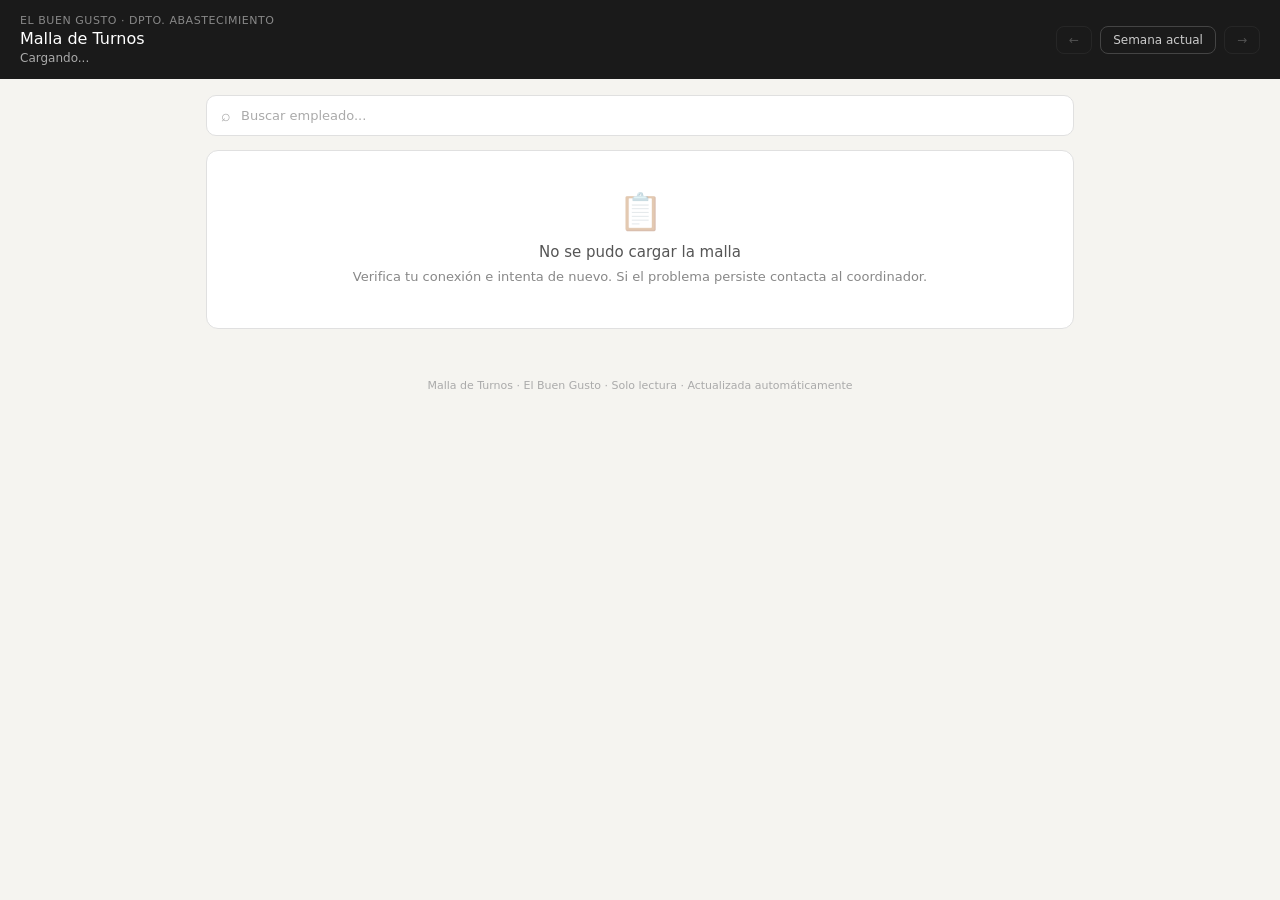
<file: turnos.html>
<!DOCTYPE html>
<html lang="es">
<head>
<meta charset="UTF-8">
<meta name="viewport" content="width=device-width, initial-scale=1.0">
<title>Malla de Turnos — El Buen Gusto</title>
<link rel="stylesheet" href="turnos.css">
</head>
<body>

<header>
  <div class="header-left">
    <div class="header-logo">El Buen Gusto · Dpto. Abastecimiento</div>
    <div class="header-title">Malla de Turnos</div>
    <div class="header-semana" id="header-semana">Cargando...</div>
  </div>
  <div class="week-nav">
    <button id="btn-prev" onclick="navSemana(-1)" disabled title="Semana anterior">←</button>
    <button id="btn-latest" onclick="irUltima()">Semana actual</button>
    <button id="btn-next" onclick="navSemana(1)" disabled title="Semana siguiente">→</button>
  </div>
</header>

<div class="main">

  <div class="search-bar">
    <span class="search-icon">⌕</span>
    <input type="text" id="search-input" placeholder="Buscar empleado..." oninput="filtrarEmpleados(this.value)">
  </div>

  <div id="malla-container">
    <div class="card skeleton">
      <div style="padding:16px">
        <div class="skel-header"></div>
        <div class="skel-row"></div>
        <div class="skel-row"></div>
        <div class="skel-row"></div>
        <div class="skel-row" style="width:70%"></div>
      </div>
    </div>
  </div>

  <div id="historial-section" style="display:none">
    <div class="hist-title">Semanas anteriores</div>
    <div class="hist-grid" id="hist-grid"></div>
  </div>

</div>

<footer>Malla de Turnos · El Buen Gusto · Solo lectura · Actualizada automáticamente</footer>

<script>
const APPS_SCRIPT_URL = 'https://script.google.com/macros/s/AKfycbxX9LaIAcbNFhMLWdxZDDY7dY80j8aAupf8DpRVqoK2E6OkIXo6-l2ujbC7uXpqUWg5/exec';

let todasMallas = [];
let idxActual = 0;
let filtroTexto = '';

const DIAS_LABEL = ['Lunes','Martes','Miércoles','Jueves','Viernes','Sábado','Domingo'];
const DIAS_KEY = ['lunes','martes','miercoles','jueves','viernes','sabado','domingo'];

async function cargarMallas() {
  try {
    const url = APPS_SCRIPT_URL + '?action=getMallas&t=' + Date.now();
    const resp = await fetch(url);
    const data = await resp.json();
    if (data.ok && data.mallas && data.mallas.length) {
      todasMallas = data.mallas;
      idxActual = 0;
      renderMalla(idxActual);
      renderHistorial();
    } else {
      mostrarVacio('No hay mallas publicadas aún', 'El coordinador del área publicará la malla de cada semana aquí.');
    }
  } catch(e) {
    mostrarVacio('No se pudo cargar la malla', 'Verifica tu conexión e intenta de nuevo. Si el problema persiste contacta al coordinador.');
  }
}

function renderMalla(idx) {
  const m = todasMallas[idx];
  if (!m) return;

  document.getElementById('header-semana').textContent = 'Semana: ' + m.semana;
  document.getElementById('btn-prev').disabled = idx >= todasMallas.length - 1;
  document.getElementById('btn-next').disabled = idx <= 0;
  document.getElementById('btn-latest').classList.toggle('active', idx === 0);

  const emps = filtroTexto
    ? m.empleados.filter(e => e.nombre.toLowerCase().includes(filtroTexto.toLowerCase()))
    : m.empleados;

  let html = `<div class="card">
    <div class="card-header">
      <div>
        <div class="semana-label">Semana del ${m.semana}</div>
        ${m.aprobada ? `<div class="aprobada-label">Publicada el ${m.aprobada}</div>` : ''}
      </div>
      <span style="font-size:11px;background:#E1F5EE;color:#085041;padding:3px 10px;border-radius:20px;font-weight:500">${idx === 0 ? 'Semana actual' : 'Histórico'}</span>
    </div>
    <div class="table-wrap">
    <table>
      <thead>
        <tr>
          <th class="col-name">Colaborador</th>
          <th class="col-role">Cargo</th>
          <th>Lun</th><th>Mar</th><th>Mié</th><th>Jue</th><th>Vie</th>
          <th class="th-sat">Sáb</th><th class="th-sun">Dom</th>
          <th>Total</th>
        </tr>
      </thead>
      <tbody>`;

  if (!emps.length) {
    html += `<tr><td colspan="10" style="padding:20px;text-align:center;color:#888;font-size:12px">
      ${filtroTexto ? 'No se encontró "' + filtroTexto + '" en esta semana.' : 'Sin datos'}
    </td></tr>`;
  } else {
    emps.forEach(emp => {
      const totalStr = String(emp.total || '');
      const totalNum = parseInt(totalStr) || 0;
      const totalClass = totalNum > 44 ? 'total-warn' : 'total-ok';
      html += `<tr>
        <td class="col-name">${highlight(emp.nombre)}</td>
        <td class="col-role">${emp.cargo || ''}</td>`;

      [emp.lunes, emp.martes, emp.miercoles, emp.jueves, emp.viernes].forEach(v => {
        html += `<td>${turnoCell(v)}</td>`;
      });
      html += `<td class="td-sat">${turnoCell(emp.sabado)}</td>`;
      html += `<td class="td-sun">${turnoCell(emp.domingo)}</td>`;
      html += `<td><span class="turno ${totalClass}">${totalStr}</span></td>`;
      html += `</tr>`;
    });
  }

  html += `</tbody></table></div>
  <div class="legend">
    <div class="leg-item"><div class="leg-dot" style="background:#E1F5EE"></div>Turno laboral</div>
    <div class="leg-item"><div class="leg-dot" style="background:#F1EFE8"></div>D = Descanso</div>
    <div class="leg-item"><div class="leg-dot" style="background:#E6F1FB"></div>V = Vacaciones</div>
    <div class="leg-item"><div class="leg-dot" style="background:#FAEEDA"></div>F = Día familia</div>
    <div class="leg-item"><div class="leg-dot" style="background:#EEEDFE"></div>C = Compensatorio</div>
    <div class="leg-item"><div class="leg-dot" style="background:#FCEBEB"></div>INV = Inventario</div>
    <div class="leg-item" style="margin-left:auto;color:#aaa">Horas no incluyen almuerzo (mar–vie)</div>
  </div>
  </div>`;

  document.getElementById('malla-container').innerHTML = html;
  document.getElementById('historial-section').style.display = 'block';

  document.querySelectorAll('.hist-card').forEach((c, i) => {
    c.classList.toggle('current', i === idx);
  });
}

function turnoCell(val) {
  const v = String(val || '').trim();
  if (!v || v === '0') return '<span class="turno t-D">—</span>';
  if (v === 'D') return '<span class="turno t-D">Descanso</span>';
  if (v === 'V') return '<span class="turno t-V">Vacaciones</span>';
  if (v === 'F') return '<span class="turno t-F">Día familia</span>';
  if (v === 'C') return '<span class="turno t-C">Compensatorio</span>';
  if (v.includes('INV') || v.includes('6am')) return '<span class="turno t-INV">Inventario<br>6am</span>';
  // Work shift: value is "8am\n5pm" or "8am-5pm" — parse and show with lunch indicator
  const cleaned = v.replace('\n', '-');
  const parts = cleaned.split('-');
  if (parts.length >= 2) {
    const entrada = parts[0].trim();
    const resto = parts.slice(1).join('-').trim();
    // Check if lunch is indicated (column after hours usually has +alm or similar from sheets)
    const tieneAlm = v.includes('+alm') || v.includes('alm');
    return `<span class="turno t-work"><span class="t-entrada">${entrada}</span><span class="t-separador">→</span><span class="t-salida">${resto}</span>${tieneAlm ? '<span class="t-alm">+alm</span>' : ''}</span>`;
  }
  return `<span class="turno t-work">${v}</span>`;
}

function highlight(text) {
  if (!filtroTexto) return text;
  const re = new RegExp('(' + filtroTexto.replace(/[.*+?^${}()|[\]\\]/g,'\\$&') + ')', 'gi');
  return text.replace(re, '<mark class="highlight">$1</mark>');
}

function renderHistorial() {
  const grid = document.getElementById('hist-grid');
  grid.innerHTML = todasMallas.map((m, i) =>
    `<div class="hist-card ${i === idxActual ? 'current' : ''}" onclick="irSemana(${i})">
      <div class="hist-week">${m.semana}</div>
      <div class="hist-meta">${m.empleados ? m.empleados.length + ' colaboradores' : ''}</div>
      ${i === 0 ? '<span class="hist-badge">Semana actual</span>' : ''}
    </div>`
  ).join('');
}

function irSemana(idx) {
  idxActual = idx;
  renderMalla(idx);
  renderHistorial();
  window.scrollTo({top: 0, behavior: 'smooth'});
}

function navSemana(dir) {
  const nuevo = idxActual + dir;
  if (nuevo >= 0 && nuevo < todasMallas.length) irSemana(nuevo);
}

function irUltima() {
  irSemana(0);
}

function filtrarEmpleados(texto) {
  filtroTexto = texto.trim();
  renderMalla(idxActual);
}

function mostrarVacio(titulo, sub) {
  document.getElementById('malla-container').innerHTML = `
    <div class="card">
      <div class="empty-state">
        <div class="empty-icon">📋</div>
        <div class="empty-title">${titulo}</div>
        <div class="empty-sub">${sub}</div>
      </div>
    </div>`;
}

cargarMallas();
</script>
</body>
</html>
</file>
<file: styles.css>
/* =============================================
   Malla de Turnos — Coordinador (index.html)
   Dirección visual: "turno de madrugada en bodega"
   — pino profundo para la estructura, cinta ámbar
   de seguridad solo para la acción principal, y
   los colores de turno idénticos a los del Sheets.
   ============================================= */

:root{
  --pine:#173A33;
  --pine-2:#22493F;
  --pine-soft:#DCE7E1;
  --ink:#18221F;
  --paper:#EEF1EB;
  --surface:#FFFFFF;
  --surface-2:#F6F8F4;
  --line:#D5DCD3;
  --line-soft:#E6EAE3;
  --muted:#5C6A64;
  --tape:#F4B223;
  --tape-ink:#2B2100;
  --tape-soft:#FDF1D3;

  /* Convenciones de turno — mismos colores que COLORES en script-sheets.js */
  --d-bg:#F1EFE8; --d-tx:#5F5E5A;
  --v-bg:#E6F1FB; --v-tx:#185FA5;
  --f-bg:#FAEEDA; --f-tx:#854F0B;
  --c-bg:#EEEDFE; --c-tx:#3C3489;
  --inv-bg:#FCEBEB; --inv-tx:#A32D2D;
  --w-bg:#E1F5EE; --w-tx:#085041;

  --ok:#0F6E56; --warn:#854F0B; --err:#A32D2D; --info:#185FA5;

  --font:'Barlow Semi Condensed',system-ui,sans-serif;
  --font-display:'Barlow Condensed','Barlow Semi Condensed',system-ui,sans-serif;
  --r-sm:6px; --r:10px; --r-lg:14px;
  --rail:220px;
}

/* Reset */
*{box-sizing:border-box;margin:0;padding:0}
html{-webkit-text-size-adjust:100%}
body{font-family:var(--font);background:var(--paper);color:var(--ink);font-size:15px;line-height:1.45;font-feature-settings:"tnum" 1}
a{color:var(--info)}
b,strong{font-weight:600}
:focus-visible{outline:2px solid var(--pine);outline-offset:2px;border-radius:4px}
@media (prefers-reduced-motion:reduce){*{animation:none!important;transition:none!important;scroll-behavior:auto!important}}

/* =============================================
   Shell: riel lateral + contenido
   ============================================= */
.shell{display:grid;grid-template-columns:var(--rail) 1fr;min-height:100vh;background:linear-gradient(to right,var(--pine) var(--rail),transparent var(--rail))}
.rail{background:var(--pine);color:#E9F1ED;padding:22px 14px;position:sticky;top:0;height:100vh;display:flex;flex-direction:column;gap:22px}
.brand{padding:0 10px}
.brand-name{font-family:var(--font-display);font-weight:700;font-size:24px;line-height:1;letter-spacing:.01em;color:#fff}
.brand-sub{font-size:13px;color:#A9C2B8;margin-top:4px}

.nav{display:flex;flex-direction:column;gap:2px}
.nav-group{font-size:12px;color:#86A497;padding:14px 10px 6px}
.nav button{all:unset;box-sizing:border-box;display:flex;align-items:center;gap:10px;padding:9px 10px;border-radius:8px;font-size:15px;font-weight:500;color:#D5E3DD;cursor:pointer;position:relative}
.nav button svg{width:18px;height:18px;flex-shrink:0;opacity:.8}
.nav button:hover{background:rgba(255,255,255,.06);color:#fff}
.nav button:focus-visible{outline:2px solid var(--tape);outline-offset:0}
.nav button.active{background:var(--pine-2);color:#fff}
.nav button.active::before{content:"";position:absolute;left:-14px;top:8px;bottom:8px;width:4px;border-radius:0 3px 3px 0;background:var(--tape)}
.rail-foot{margin-top:auto;font-size:12px;color:#86A497;padding:0 10px;line-height:1.5}
.rail-foot a{color:#CFE0D9}

.main{min-width:0;padding:28px 36px 60px}
.app{max-width:1180px}

/* Page head per panel */
.page-head{display:flex;align-items:flex-end;justify-content:space-between;gap:16px;flex-wrap:wrap;margin-bottom:20px}
.page-title{font-family:var(--font-display);font-weight:700;font-size:34px;line-height:1.05;color:var(--pine);letter-spacing:.005em}
.page-desc{font-size:15px;color:var(--muted);margin-top:4px;max-width:62ch}
h1{font-family:var(--font-display);font-weight:700}

/* Panels */
.panel{display:none}
.panel.visible{display:block}
.card{background:var(--surface);border:1px solid var(--line);border-radius:var(--r-lg);padding:22px}
.panel > .card + .card{margin-top:16px}

/* Grids */
.grid2{display:grid;grid-template-columns:1fr 1fr;gap:12px}
.grid3{display:grid;grid-template-columns:repeat(3,1fr);gap:12px}

/* Section titles */
.section-title{font-size:17px;font-weight:600;color:var(--ink);margin-bottom:12px}
.section-sub{font-size:14px;color:var(--muted);margin:-8px 0 14px}
.hint{font-size:13px;color:var(--muted);margin-top:6px;line-height:1.45}

/* =============================================
   Inicio
   ============================================= */
.hero{background:var(--surface);border:1px solid var(--line);border-radius:var(--r-lg);overflow:hidden;display:grid;grid-template-columns:minmax(0,1.25fr) minmax(0,1fr)}
.hero-week{padding:28px 30px 26px;border-right:1px solid var(--line-soft)}
.hero-kicker{font-size:15px;color:var(--muted)}
.hero-dates{font-family:var(--font-display);font-weight:700;color:var(--pine);font-size:clamp(56px,8vw,96px);line-height:.92;letter-spacing:-.01em;margin-top:6px;display:flex;align-items:baseline;gap:.12em}
.hero-dates .sep{color:var(--tape);font-weight:600}
.hero-month{font-family:var(--font-display);font-weight:500;font-size:26px;color:var(--ink);margin-top:2px}
.hero-flags{display:flex;flex-direction:column;gap:6px;margin:18px 0 20px}
.flag{display:flex;align-items:baseline;gap:8px;font-size:14px;color:var(--ink)}
.flag::before{content:"";width:8px;height:8px;border-radius:2px;flex-shrink:0;transform:translateY(-1px);background:var(--muted)}
.flag.festivo::before{background:var(--tape)}
.flag.inv::before{background:var(--inv-tx)}
.flag.quiet{color:var(--muted)}
.hero-last{padding:26px 28px;background:var(--surface-2);display:flex;flex-direction:column;gap:10px}
.hero-last .label{font-size:14px;color:var(--muted)}
.hero-last .week{font-family:var(--font-display);font-weight:600;font-size:28px;color:var(--ink);line-height:1.1}
.hero-last .meta{font-size:13px;color:var(--muted)}
.hero-last .actions{display:flex;gap:8px;flex-wrap:wrap;margin-top:auto;padding-top:10px}

.dash-row{display:grid;grid-template-columns:minmax(0,1fr) minmax(0,2fr);gap:16px;margin-top:16px}
.facts{display:flex;flex-direction:column}
.fact{display:flex;justify-content:space-between;align-items:baseline;gap:12px;padding:10px 0;border-bottom:1px solid var(--line-soft)}
.fact:last-child{border-bottom:none}
.fact-label{font-size:14px;color:var(--muted)}
.fact-val{font-family:var(--font-display);font-weight:600;font-size:24px;color:var(--ink)}
/* compat: ids antiguos de métricas */
.metric-val{font-family:var(--font-display);font-weight:600;font-size:24px}

.rules{list-style:none;display:grid;grid-template-columns:1fr 1fr;gap:4px 24px}
.rules li{padding:9px 0;border-bottom:1px solid var(--line-soft);font-size:14px;line-height:1.45;color:var(--muted)}
.rules li b{display:block;color:var(--ink);font-weight:600;font-size:15px}

/* =============================================
   Tablas genéricas
   ============================================= */
table{width:100%;border-collapse:collapse;font-size:14px}
th{background:var(--surface-2);padding:8px 10px;text-align:left;font-weight:600;font-size:13px;color:var(--muted);border-bottom:1px solid var(--line);white-space:nowrap}
td{padding:8px 10px;border-bottom:1px solid var(--line-soft);vertical-align:middle}
tr:last-child td{border-bottom:none}
.table-wrap{border:1px solid var(--line);border-radius:var(--r);overflow:auto}
.table-wrap table th:first-child,.table-wrap table td:first-child{padding-left:14px}

/* Badges */
.badge{display:inline-block;font-size:12px;padding:2px 9px;border-radius:20px;font-weight:600;white-space:nowrap}
.badge-blue{background:var(--v-bg);color:var(--v-tx)}
.badge-teal{background:var(--w-bg);color:var(--ok)}
.badge-amber{background:var(--f-bg);color:var(--f-tx)}
.badge-red{background:var(--inv-bg);color:var(--inv-tx)}
.badge-gray{background:var(--d-bg);color:var(--d-tx)}
.badge-purple{background:var(--c-bg);color:var(--c-tx)}
.code{font-weight:600;font-size:13px;background:var(--surface-2);border:1px solid var(--line);border-radius:5px;padding:1px 7px;color:var(--ink)}

/* =============================================
   Botones
   ============================================= */
button{font-family:inherit}
button.primary,button.secondary,button.ghost,a.btn{display:inline-flex;align-items:center;justify-content:center;gap:8px;border-radius:9px;padding:9px 16px;font-size:15px;font-weight:600;cursor:pointer;font-family:inherit;text-decoration:none;line-height:1.2;transition:background-color .12s,border-color .12s}
button svg,a.btn svg{width:17px;height:17px;flex-shrink:0}
button.primary{background:var(--tape);color:var(--tape-ink);border:1px solid #D99A12}
button.primary:hover{background:#F7BE3D}
button.primary:disabled{opacity:.6;cursor:progress}
button.secondary,a.btn{background:var(--surface);color:var(--ink);border:1px solid var(--line)}
button.secondary:hover,a.btn:hover{background:var(--surface-2);border-color:#C3CCC1}
button.secondary:disabled{opacity:.6;cursor:progress}
button.pine{background:var(--pine);color:#fff;border-color:var(--pine)}
button.pine:hover{background:var(--pine-2)}
button.ghost{background:none;border:1px solid transparent;color:var(--pine);padding:7px 10px}
button.ghost:hover{background:var(--surface-2)}
button.danger{background:none;color:var(--err);border:1px solid #EBC0C0;border-radius:8px;padding:6px 12px;font-size:14px;font-weight:500;cursor:pointer;font-family:inherit}
button.danger:hover{background:var(--inv-bg)}
button.sm,a.btn.sm{padding:6px 12px;font-size:14px}
.btn-row{display:flex;gap:10px;flex-wrap:wrap;align-items:center}

/* =============================================
   Formularios
   ============================================= */
input,select,textarea{border:1px solid var(--line);border-radius:8px;padding:9px 11px;font-size:15px;font-family:inherit;width:100%;background:var(--surface);color:var(--ink);font-feature-settings:"tnum" 1}
input:hover,select:hover{border-color:#BFC9BD}
input:focus,select:focus,textarea:focus{outline:none;border-color:var(--pine);box-shadow:0 0 0 3px rgba(23,58,51,.14)}
input:disabled{background:var(--surface-2);color:#9AA5A0}
input[type="checkbox"],input[type="radio"]{width:auto;accent-color:var(--pine);width:17px;height:17px;flex-shrink:0;margin:0;box-shadow:none}
label{font-size:14px;color:var(--muted);display:block;margin-bottom:5px;font-weight:500}
label:has(> input[type="checkbox"]){display:flex;align-items:flex-start;gap:9px;color:var(--ink);font-weight:500;cursor:pointer;line-height:1.35}
label:has(> input[type="checkbox"]) input{margin-top:1px}
.form-row{display:grid;gap:12px;margin-bottom:16px}
.form-row.cols2{grid-template-columns:1fr 1fr}
.form-row.cols3{grid-template-columns:1fr 1fr 1fr}
.subform{background:var(--surface-2);border:1px solid var(--line-soft);border-radius:var(--r);padding:14px;margin-bottom:14px}
.fieldset-title{font-size:16px;font-weight:600;color:var(--pine);margin:22px 0 12px;padding-top:18px;border-top:1px solid var(--line-soft)}

/* Alert boxes */
.info-box,.warn-box,.ok-box,.err-box{border-radius:var(--r);padding:12px 14px;font-size:14px;line-height:1.55;margin-bottom:14px;border:1px solid transparent}
.info-box{background:#EDF4FB;color:#0C447C;border-color:#D3E4F5}
.warn-box{background:#FCF4E4;color:#633806;border-color:#F2DDB2}
.ok-box{background:#E8F5EF;color:#085041;border-color:#C8E8DA}
.err-box{background:#FCEFEF;color:#791F1F;border-color:#F2CFCF}
.ok-box a{color:#085041;font-weight:600}

/* Toasts */
.toast{position:fixed;bottom:20px;right:20px;max-width:400px;z-index:1000;box-shadow:0 10px 30px rgba(23,58,51,.18);margin:0;animation:toast-in .18s ease-out}
@keyframes toast-in{from{transform:translateY(8px);opacity:0}}

/* Spinner */
.spinner{display:inline-block;width:16px;height:16px;border:2px solid var(--line);border-top-color:var(--pine);border-radius:50%;animation:spin .7s linear infinite;vertical-align:middle;margin-right:6px}
@keyframes spin{to{transform:rotate(360deg)}}

/* AI output */
.ai-output{background:var(--surface-2);border:1px solid var(--line-soft);border-radius:var(--r);padding:14px;font-size:13px;line-height:1.7;white-space:pre-wrap;min-height:60px;max-height:300px;overflow-y:auto;margin-bottom:12px;font-family:ui-monospace,Menlo,monospace}

/* =============================================
   Generar: pasos
   ============================================= */
.tab-bar{display:flex;gap:6px;margin-bottom:20px;overflow-x:auto;counter-reset:paso}
.tab{all:unset;box-sizing:border-box;display:flex;align-items:center;gap:10px;padding:10px 16px 10px 10px;border-radius:999px;font-size:15px;font-weight:500;color:var(--muted);cursor:pointer;white-space:nowrap;background:transparent;border:1px solid var(--line)}
.tab .n{width:24px;height:24px;border-radius:50%;display:grid;place-items:center;font-size:13px;font-weight:700;background:var(--surface-2);color:var(--muted);border:1px solid var(--line)}
.tab:hover{color:var(--ink);background:var(--surface)}
.tab.active{background:var(--pine);border-color:var(--pine);color:#fff}
.tab.active .n{background:var(--tape);border-color:var(--tape);color:var(--tape-ink)}
.tab:focus-visible{outline:2px solid var(--pine);outline-offset:2px}

.config-grid{display:grid;grid-template-columns:minmax(0,1fr) minmax(0,1fr);gap:16px;align-items:start}
.config-grid .card{margin:0}
.config-grid .form-row:last-child{margin-bottom:0}
.detect-note{font-size:14px;line-height:1.5;color:var(--tape-ink);background:var(--tape-soft);border:1px solid #F2D58E;border-radius:var(--r);padding:10px 12px;margin-bottom:16px}
.detect-note:empty{display:none}

.week-pick{display:flex;align-items:center;gap:10px;flex-wrap:wrap;margin-bottom:6px}
.week-pick .wk{font-family:var(--font-display);font-weight:700;font-size:30px;color:var(--pine);line-height:1}
.date-pair{display:grid;grid-template-columns:1fr 1fr;gap:12px;margin-top:14px}

/* Date field with calendar button */
.date-field-wrap{display:flex;align-items:center;gap:6px}
.date-field-wrap input[type="text"]{flex:1;min-width:0}
.cal-btn{position:relative;width:40px;height:40px;flex-shrink:0;display:flex;align-items:center;justify-content:center;border:1px solid var(--line);border-radius:8px;background:var(--surface-2);color:var(--pine);cursor:pointer}
.cal-btn svg{width:18px;height:18px}
.cal-btn .date-overlay{position:absolute;inset:0;opacity:0;cursor:pointer;width:100%;height:100%;padding:0}

/* Day chips (festivos y selección de días) */
.chips{display:flex;gap:6px;flex-wrap:wrap}
.day-check{display:inline-flex;align-items:center;cursor:pointer;user-select:none;margin:0;position:relative}
.day-check input[type="checkbox"]{position:absolute;opacity:0;width:1px;height:1px;pointer-events:none}
.day-check span{display:inline-block;padding:6px 13px;border-radius:20px;font-size:14px;font-weight:500;border:1px solid var(--line);color:var(--muted);background:var(--surface);transition:background-color .12s,border-color .12s}
.day-check:hover span{border-color:#B9C4B7}
.day-check input:focus-visible+span{outline:2px solid var(--pine);outline-offset:2px}
.day-check input:checked+span{background:var(--tape-soft);border-color:#E6B547;color:var(--tape-ink);font-weight:600}
.chips.rest .day-check input:checked+span{background:var(--pine-soft);border-color:#9DBBAF;color:var(--pine)}
.chips.never .day-check input:checked+span{background:var(--inv-bg);border-color:#F0B5B5;color:var(--inv-tx)}

.horas-extra-row{display:flex;gap:8px;align-items:center;margin-bottom:8px}
.horas-extra-row .he-horas{width:76px;flex:none}

.resumen-config{display:grid;grid-template-columns:auto 1fr;gap:6px 18px;font-size:15px;margin-bottom:18px}
.resumen-config dt{color:var(--muted)}
.resumen-config dd{font-weight:600}

/* =============================================
   Malla (revisión)
   ============================================= */
.review-head{display:flex;justify-content:space-between;align-items:flex-end;gap:16px;flex-wrap:wrap;margin-bottom:16px}
.review-week{font-family:var(--font-display);font-weight:700;font-size:38px;line-height:1;color:var(--pine)}
.review-sub{font-size:14px;color:var(--muted);margin-top:4px}
details.adv{background:#FCF4E4;border:1px solid #F2DDB2;border-radius:var(--r);margin-bottom:14px;color:#633806;font-size:14px}
details.adv summary{cursor:pointer;padding:10px 14px;font-weight:600;list-style:none;display:flex;align-items:center;gap:8px}
details.adv summary::-webkit-details-marker{display:none}
details.adv summary::before{content:"";width:7px;height:7px;border-right:2px solid currentColor;border-bottom:2px solid currentColor;transform:rotate(-45deg);transition:transform .15s;margin-right:2px}
details.adv[open] summary::before{transform:rotate(45deg)}
details.adv ul{margin:0 14px 12px 34px;line-height:1.6}
details.know{border:1px solid var(--line);border-radius:var(--r);margin-bottom:18px;background:var(--surface-2)}
details.know summary{cursor:pointer;padding:10px 14px;font-weight:600;color:var(--pine);list-style:none;display:flex;align-items:center;gap:8px}
details.know summary::-webkit-details-marker{display:none}
details.know summary::before{content:"";width:7px;height:7px;border-right:2px solid currentColor;border-bottom:2px solid currentColor;transform:rotate(-45deg);transition:transform .15s;margin-right:2px}
details.know[open] summary::before{transform:rotate(45deg)}
details.know > p,details.know > pre{margin-left:14px;margin-right:14px}
details.know pre{font-family:var(--font);font-size:14px;line-height:1.5;white-space:pre-wrap;max-height:420px;overflow:auto;background:var(--surface);border:1px solid var(--line-soft);border-radius:8px;padding:12px;margin-bottom:14px}

.malla-table-wrap{overflow-x:auto;margin-bottom:12px;-webkit-overflow-scrolling:touch;border:1px solid var(--line);border-radius:var(--r);background:var(--surface)}
.malla-table{border-collapse:separate;border-spacing:0;font-size:14px;min-width:860px;width:100%}
.malla-table th{background:var(--pine);color:#fff;padding:9px 6px 8px;font-weight:600;white-space:nowrap;text-align:center;border:none;font-size:14px;line-height:1.15}
.malla-table th .dnum{display:block;font-family:var(--font-display);font-size:22px;font-weight:700;color:#fff}
.malla-table th .dname{display:block;font-size:12px;font-weight:500;color:#B9D0C6}
.malla-table th.name-col{text-align:left;min-width:190px;padding-left:14px;vertical-align:bottom}
.malla-table th.hours-col{background:var(--pine);color:#fff}
.malla-table td{padding:5px 4px;border-bottom:1px solid var(--line-soft);text-align:center;vertical-align:middle}
.malla-table tr:last-child td{border-bottom:none}
.malla-table td.name-cell{text-align:left;font-weight:600;white-space:nowrap;padding:8px 10px 8px 14px;position:sticky;left:0;background:var(--surface);z-index:1;border-right:1px solid var(--line-soft)}
.malla-table td.name-cell .cargo{display:block;font-size:12px;font-weight:400;color:var(--muted)}
.malla-table td.role-cell{display:none}
.malla-table td.edit-cell{cursor:pointer}
.malla-table td.edit-cell:hover .shift-cell{box-shadow:0 0 0 2px var(--pine) inset}
.malla-table td.edit-cell:focus-visible{outline:none}
.malla-table td.edit-cell:focus-visible .shift-cell{box-shadow:0 0 0 2px var(--pine) inset}
.day-sun{background:var(--surface-2)}
.malla-table th.festivo-th{background:#2C5047;box-shadow:inset 0 -4px 0 var(--tape)}
.malla-table th .th-tag{display:inline-block;font-size:11px;font-weight:700;border-radius:10px;padding:1px 7px;margin-top:4px}
.th-tag.fest{background:var(--tape);color:var(--tape-ink)}
.th-tag.inv{background:var(--inv-bg);color:var(--inv-tx)}
.malla-table th.inv-day-th{box-shadow:inset 0 -4px 0 #E58C8C}
.inv-day-col{background:#FFF7F7}
.hours-col{font-weight:700;color:var(--ok);min-width:56px;font-size:15px}
.warn-hours{background:var(--inv-bg)!important;color:var(--err)!important}

/* Shift cells */
.shift-cell{display:flex;flex-direction:column;align-items:center;justify-content:center;min-width:76px;min-height:44px;padding:4px 6px;border-radius:7px;text-align:center;font-size:14px;font-weight:600;line-height:1.15}
.shift-cell .t2{font-size:11px;font-weight:500;opacity:.8;margin-top:1px}
.shift-D{background:var(--d-bg);color:var(--d-tx);font-weight:500}
.shift-work{background:var(--w-bg);color:var(--w-tx)}
.shift-V{background:var(--v-bg);color:var(--v-tx)}
.shift-C{background:var(--c-bg);color:var(--c-tx)}
.shift-F{background:var(--f-bg);color:var(--f-tx)}
.shift-INVENT{background:var(--inv-bg);color:var(--inv-tx)}
.hours-ok{color:var(--ok);font-weight:600}
.hours-warn{color:var(--err);font-weight:600}

.legend{display:flex;gap:14px;flex-wrap:wrap;font-size:13px;color:var(--muted);margin-bottom:16px}
.legend span{display:inline-flex;align-items:center;gap:6px}
.legend i{width:14px;height:14px;border-radius:4px;display:inline-block;box-shadow:inset 0 0 0 1px rgba(0,0,0,.12)}

.share-cta{display:flex;align-items:center;justify-content:space-between;gap:12px;flex-wrap:wrap}

/* =============================================
   Historial
   ============================================= */
.hist-month{font-family:var(--font-display);font-weight:600;font-size:20px;color:var(--pine);margin:22px 0 8px}
.hist-month:first-child{margin-top:0}
.history-item{display:grid;grid-template-columns:minmax(0,1fr) auto;align-items:center;gap:12px;padding:12px 4px 12px 0;border-bottom:1px solid var(--line-soft)}
.history-week{font-family:var(--font-display);font-weight:600;font-size:22px;line-height:1.1}
.history-meta{font-size:13px;color:var(--muted);margin-top:2px}
.history-actions{display:flex;gap:6px;flex-wrap:wrap;justify-content:flex-end}

/* =============================================
   Empleados
   ============================================= */
.emp-row{display:grid;grid-template-columns:40px minmax(0,1fr) auto auto;align-items:center;gap:14px;padding:12px 0;border-bottom:1px solid var(--line-soft)}
.emp-row:last-child{border-bottom:none}
.emp-avatar{width:40px;height:40px;border-radius:50%;display:flex;align-items:center;justify-content:center;font-size:14px;font-weight:700;flex-shrink:0}
.emp-name{font-size:16px;font-weight:600}
.emp-role{font-size:14px;color:var(--muted)}
.emp-rule{font-size:13px;color:var(--muted);margin-top:3px;line-height:1.4;max-width:70ch}
.emp-actions{display:flex;gap:6px}
.emp-status-active{color:var(--ok)}
.emp-status-vacant{color:var(--err)}
.tag{display:inline-block;font-size:12px;padding:2px 8px;border-radius:20px;border:1px solid var(--line);color:var(--muted);margin-right:4px}
.copy-btn{background:var(--surface);border:1px solid var(--line);border-radius:7px;padding:6px 12px;font-size:14px;cursor:pointer;color:var(--ink);font-family:inherit}
.copy-btn:hover{background:var(--surface-2)}

.hf-row{display:grid;grid-template-columns:86px 104px 1fr 18px 1fr 86px 44px;gap:8px;align-items:center;padding:6px 0;border-bottom:1px solid var(--line-soft)}
.hf-row:last-child{border-bottom:none}
.hf-row .hf-day{font-weight:600}
.hf-row label{margin:0;font-size:14px}
.hf-row .arrow{color:var(--muted);text-align:center}
.hf-row .hf-horas{text-align:right;color:var(--muted);font-weight:600}

/* Turnos */
.group-title{font-size:15px;font-weight:600;color:var(--pine);margin:6px 0 8px}

/* Steps */
.steps{display:flex;flex-direction:column;gap:14px}
.step{display:flex;gap:14px;align-items:flex-start}
.step-num{width:28px;height:28px;border-radius:50%;background:var(--pine);color:#fff;font-size:14px;font-weight:700;display:flex;align-items:center;justify-content:center;flex-shrink:0}
.step-content{flex:1}
.step-title{font-size:16px;font-weight:600;margin-bottom:2px}
.step-desc{font-size:14px;color:var(--muted);line-height:1.55;max-width:70ch}

.conn{display:flex;align-items:center;gap:12px;flex-wrap:wrap}
.conn-dot{width:10px;height:10px;border-radius:50%;background:var(--ok);box-shadow:0 0 0 4px #D5EEE4;flex-shrink:0}

/* =============================================
   Diálogos
   ============================================= */
dialog{margin:auto;border:none;border-radius:var(--r-lg);padding:0;background:var(--surface);color:var(--ink);box-shadow:0 24px 60px rgba(14,36,31,.28);max-width:min(560px,calc(100vw - 24px));width:100%;max-height:calc(100vh - 32px)}
dialog::backdrop{background:rgba(14,30,26,.5)}
dialog[open]{animation:dlg-in .16s ease-out}
@keyframes dlg-in{from{transform:translateY(10px);opacity:0}}
.dlg-head{display:flex;align-items:flex-start;justify-content:space-between;gap:12px;padding:18px 20px 12px;border-bottom:1px solid var(--line-soft);position:sticky;top:0;background:var(--surface);z-index:2}
.dlg-title{font-family:var(--font-display);font-weight:700;font-size:24px;line-height:1.1;color:var(--pine)}
.dlg-sub{font-size:14px;color:var(--muted);margin-top:2px}
.dlg-close{all:unset;cursor:pointer;width:34px;height:34px;border-radius:8px;display:grid;place-items:center;color:var(--muted);flex-shrink:0}
.dlg-close:hover{background:var(--surface-2);color:var(--ink)}
.dlg-close:focus-visible{outline:2px solid var(--pine)}
.dlg-body{padding:16px 20px}
.dlg-foot{display:flex;gap:10px;justify-content:flex-end;flex-wrap:wrap;padding:14px 20px 18px;border-top:1px solid var(--line-soft);position:sticky;bottom:0;background:var(--surface)}
dialog.wide{max-width:min(1100px,calc(100vw - 24px))}
dialog.medium{max-width:min(760px,calc(100vw - 24px))}

.quick-codes{display:flex;gap:6px;flex-wrap:wrap;margin-bottom:14px}
.quick-codes button{border:1px solid rgba(0,0,0,.06);cursor:pointer;padding:7px 13px;border-radius:7px;font-size:14px;font-weight:600;font-family:inherit}
.quick-codes button:hover{border-color:rgba(0,0,0,.25)}
.quick-codes button:focus-visible{outline:2px solid var(--pine);outline-offset:2px}
#editor-select{min-height:200px;padding:4px}
#editor-select option{padding:5px 6px;border-radius:5px}
#editor-preview{font-size:14px;color:var(--ink);margin-top:10px;min-height:20px}

.share-preview{background:var(--paper);border-radius:var(--r);padding:10px;max-height:62vh;overflow:auto;text-align:center}
.share-preview img{max-width:100%;height:auto;border-radius:6px;box-shadow:0 4px 18px rgba(14,36,31,.14)}
.share-opts{display:flex;gap:18px;flex-wrap:wrap;margin-top:12px}
.share-status{font-size:14px;color:var(--ok);margin-right:auto;align-self:center}

/* =============================================
   Responsive — tablet (≤960px): el riel pasa arriba
   ============================================= */
@media (max-width:960px){
  .shell{grid-template-columns:1fr;background:none}
  .rail{position:sticky;top:0;height:auto;z-index:50;padding:12px 12px 0;gap:10px;flex-direction:column}
  .brand{display:flex;align-items:baseline;gap:10px;padding:0 4px}
  .brand-name{font-size:21px}
  .brand-sub{margin:0}
  .nav{flex-direction:row;overflow-x:auto;gap:4px;padding-bottom:10px;scrollbar-width:none}
  .nav::-webkit-scrollbar{display:none}
  .nav-group{display:none}
  .nav button{flex-shrink:0;padding:8px 12px;font-size:14px}
  .nav button.active::before{left:10px;right:10px;top:auto;bottom:-10px;width:auto;height:3px;border-radius:3px 3px 0 0}
  .rail-foot{display:none}
  .main{padding:20px 16px 48px}
  .hero{grid-template-columns:1fr}
  .hero-week{border-right:none;border-bottom:1px solid var(--line-soft)}
  .dash-row{grid-template-columns:1fr}
  .config-grid{grid-template-columns:1fr}
  .grid3{grid-template-columns:1fr 1fr}
  .form-row.cols3{grid-template-columns:1fr 1fr}
}

/* =============================================
   Responsive — mobile (≤560px)
   ============================================= */
@media (max-width:560px){
  body{font-size:15px}
  .page-title{font-size:28px}
  .card{padding:16px;border-radius:var(--r)}
  .hero-week,.hero-last{padding:20px 18px}
  .rules{grid-template-columns:1fr}
  .grid2,.grid3{grid-template-columns:1fr}
  .form-row.cols2,.form-row.cols3,.date-pair{grid-template-columns:1fr}
  .history-item{grid-template-columns:1fr}
  .history-actions{justify-content:flex-start}
  .emp-row{grid-template-columns:40px minmax(0,1fr);row-gap:8px}
  .emp-row .badge{justify-self:start;grid-column:2}
  .emp-actions{grid-column:2}
  .malla-table th.name-col{min-width:130px}
  .malla-table td.name-cell{white-space:normal;min-width:130px}
  .hf-row{grid-template-columns:70px 1fr 1fr;row-gap:6px}
  .hf-row .arrow{display:none}
  .review-week{font-size:30px}
  .toast{left:12px;right:12px;bottom:12px;max-width:none}
  .dlg-foot button{flex:1 1 auto}
}
</file>
<file: turnos.css>
/* =============================================
   Malla de Turnos — Vista empleados (turnos.html)
   ============================================= */

/* Reset */
*{box-sizing:border-box;margin:0;padding:0}
body{font-family:system-ui,-apple-system,sans-serif;background:#f5f4f0;color:#1a1a1a;min-height:100vh}

/* Header */
header{background:#1a1a1a;color:#fff;padding:14px 20px;display:flex;align-items:center;justify-content:space-between;gap:12px;flex-wrap:wrap}
.header-left{display:flex;flex-direction:column;gap:2px}
.header-logo{font-size:11px;color:#888;letter-spacing:0.05em;text-transform:uppercase}
.header-title{font-size:16px;font-weight:500}
.header-semana{font-size:12px;color:#aaa;margin-top:1px}

/* Week nav */
.week-nav{display:flex;align-items:center;gap:8px;flex-wrap:wrap}
.week-nav button{background:none;border:0.5px solid #444;color:#ccc;border-radius:8px;padding:6px 12px;font-size:12px;cursor:pointer;font-family:inherit;transition:all 0.15s}
.week-nav button:hover{background:#333;color:#fff;border-color:#666}
.week-nav button.active{background:#fff;color:#1a1a1a;border-color:#fff;font-weight:500}
.week-nav button:disabled{opacity:0.3;cursor:default}

/* Main layout */
.main{max-width:900px;margin:0 auto;padding:16px}

/* Cards */
.card{background:#fff;border-radius:12px;border:0.5px solid #e0e0e0;overflow:hidden;margin-bottom:14px}
.card-header{padding:14px 16px;border-bottom:0.5px solid #f0f0f0;display:flex;align-items:center;justify-content:space-between;gap:10px;flex-wrap:wrap}
.semana-label{font-size:15px;font-weight:500}
.aprobada-label{font-size:11px;color:#888}

/* Table */
.table-wrap{overflow-x:auto;-webkit-overflow-scrolling:touch}
table{width:100%;border-collapse:collapse;font-size:12px;min-width:580px}
th{background:#1a1a1a;color:#fff;padding:8px 10px;text-align:center;font-weight:500;font-size:11px;white-space:nowrap}
th.col-name{text-align:left;min-width:130px}
th.col-role{text-align:left;min-width:110px;font-weight:400;color:#aaa}
td{padding:8px 10px;border-bottom:0.5px solid #f0f0f0;text-align:center;vertical-align:middle}
td.col-name{text-align:left;font-weight:500;font-size:12px;background:#fafaf9;white-space:nowrap}
td.col-role{text-align:left;font-size:10px;color:#888;background:#fafaf9;white-space:nowrap}
tr:last-child td{border-bottom:none}
tr:hover td{background:#fafaf8}
tr:hover td.col-name,tr:hover td.col-role{background:#f5f5f3}

/* Turno cells */
.turno{display:inline-flex;flex-direction:column;align-items:center;padding:4px 6px;border-radius:6px;font-size:10px;font-weight:500;min-width:58px;line-height:1.4;text-align:center;gap:1px}
.t-entrada{font-size:11px;font-weight:600}
.t-separador{font-size:8px;opacity:0.6;line-height:1}
.t-salida{font-size:11px;font-weight:600}
.t-alm{font-size:9px;opacity:0.75;background:rgba(0,0,0,0.08);border-radius:4px;padding:1px 4px;margin-top:1px}
.t-work{background:#E1F5EE;color:#085041}
.t-D{background:#F1EFE8;color:#5F5E5A}
.t-V{background:#E6F1FB;color:#185FA5}
.t-F{background:#FAEEDA;color:#854F0B}
.t-C{background:#EEEDFE;color:#3C3489}
.t-INV{background:#FCEBEB;color:#A32D2D}
.total-ok{background:#EAF3DE;color:#27500A;font-weight:500}
.total-warn{background:#FCEBEB;color:#A32D2D;font-weight:500}

/* Day columns */
.th-sat{background:#2a2a2a}
.th-sun{background:#333}
.td-sat{background:#fafaf8}
.td-sun{background:#f5f5f3}

/* Legend */
.legend{display:flex;gap:8px;flex-wrap:wrap;padding:12px 16px;border-top:0.5px solid #f0f0f0;background:#fafaf9}
.leg-item{display:flex;align-items:center;gap:5px;font-size:10px;color:#666}
.leg-dot{width:10px;height:10px;border-radius:3px;flex-shrink:0}

/* Skeleton loading */
.skeleton{animation:pulse 1.5s infinite}
@keyframes pulse{0%,100%{opacity:1}50%{opacity:0.4}}
.skel-row{height:44px;background:#f0f0f0;border-radius:4px;margin-bottom:6px}
.skel-header{height:36px;background:#e0e0e0;border-radius:4px;margin-bottom:8px}

/* Empty state */
.empty-state{text-align:center;padding:40px 20px;color:#888}
.empty-icon{font-size:36px;margin-bottom:10px;opacity:0.4}
.empty-title{font-size:15px;font-weight:500;color:#555;margin-bottom:6px}
.empty-sub{font-size:13px;line-height:1.6}

/* History grid */
.hist-section{margin-bottom:14px}
.hist-title{font-size:11px;font-weight:500;color:#888;text-transform:uppercase;letter-spacing:0.05em;margin-bottom:8px;padding:0 2px}
.hist-grid{display:grid;grid-template-columns:repeat(auto-fill,minmax(160px,1fr));gap:8px}
.hist-card{background:#fff;border:0.5px solid #e0e0e0;border-radius:10px;padding:12px 14px;cursor:pointer;transition:border-color 0.15s}
.hist-card:hover{border-color:#aaa}
.hist-card.current{border:2px solid #1a1a1a}
.hist-week{font-size:12px;font-weight:500;margin-bottom:2px}
.hist-meta{font-size:10px;color:#888}
.hist-badge{display:inline-block;font-size:9px;background:#E1F5EE;color:#085041;padding:2px 7px;border-radius:20px;margin-top:4px;font-weight:500}

/* Search */
.search-bar{background:#fff;border-radius:10px;border:0.5px solid #e0e0e0;padding:10px 14px;margin-bottom:14px;display:flex;align-items:center;gap:10px}
.search-bar input{border:none;outline:none;font-size:13px;flex:1;font-family:inherit;background:transparent;color:#1a1a1a}
.search-bar input::placeholder{color:#aaa}
.search-icon{color:#aaa;font-size:16px}
.highlight{background:#FFF9C4 !important;color:#1a1a1a !important}

/* Footer */
footer{text-align:center;padding:20px;font-size:11px;color:#aaa}

/* =============================================
   Responsive — mobile (≤600px)
   ============================================= */
@media (max-width:600px) {
  header{padding:12px 14px;gap:8px}
  .header-title{font-size:14px}
  .week-nav{width:100%;justify-content:space-between}
  .main{padding:10px}
  td,th{padding:6px 7px}
  .turno{min-width:44px;font-size:9px}
  th.col-role,td.col-role{display:none}
  .hist-grid{grid-template-columns:repeat(auto-fill,minmax(130px,1fr))}
}

/* =============================================
   Responsive — small mobile (≤380px)
   ============================================= */
@media (max-width:380px) {
  .header-logo{display:none}
  .week-nav button{padding:5px 8px;font-size:11px}
  .turno{min-width:38px}
  .t-entrada,.t-salida{font-size:10px}
}
</file>
